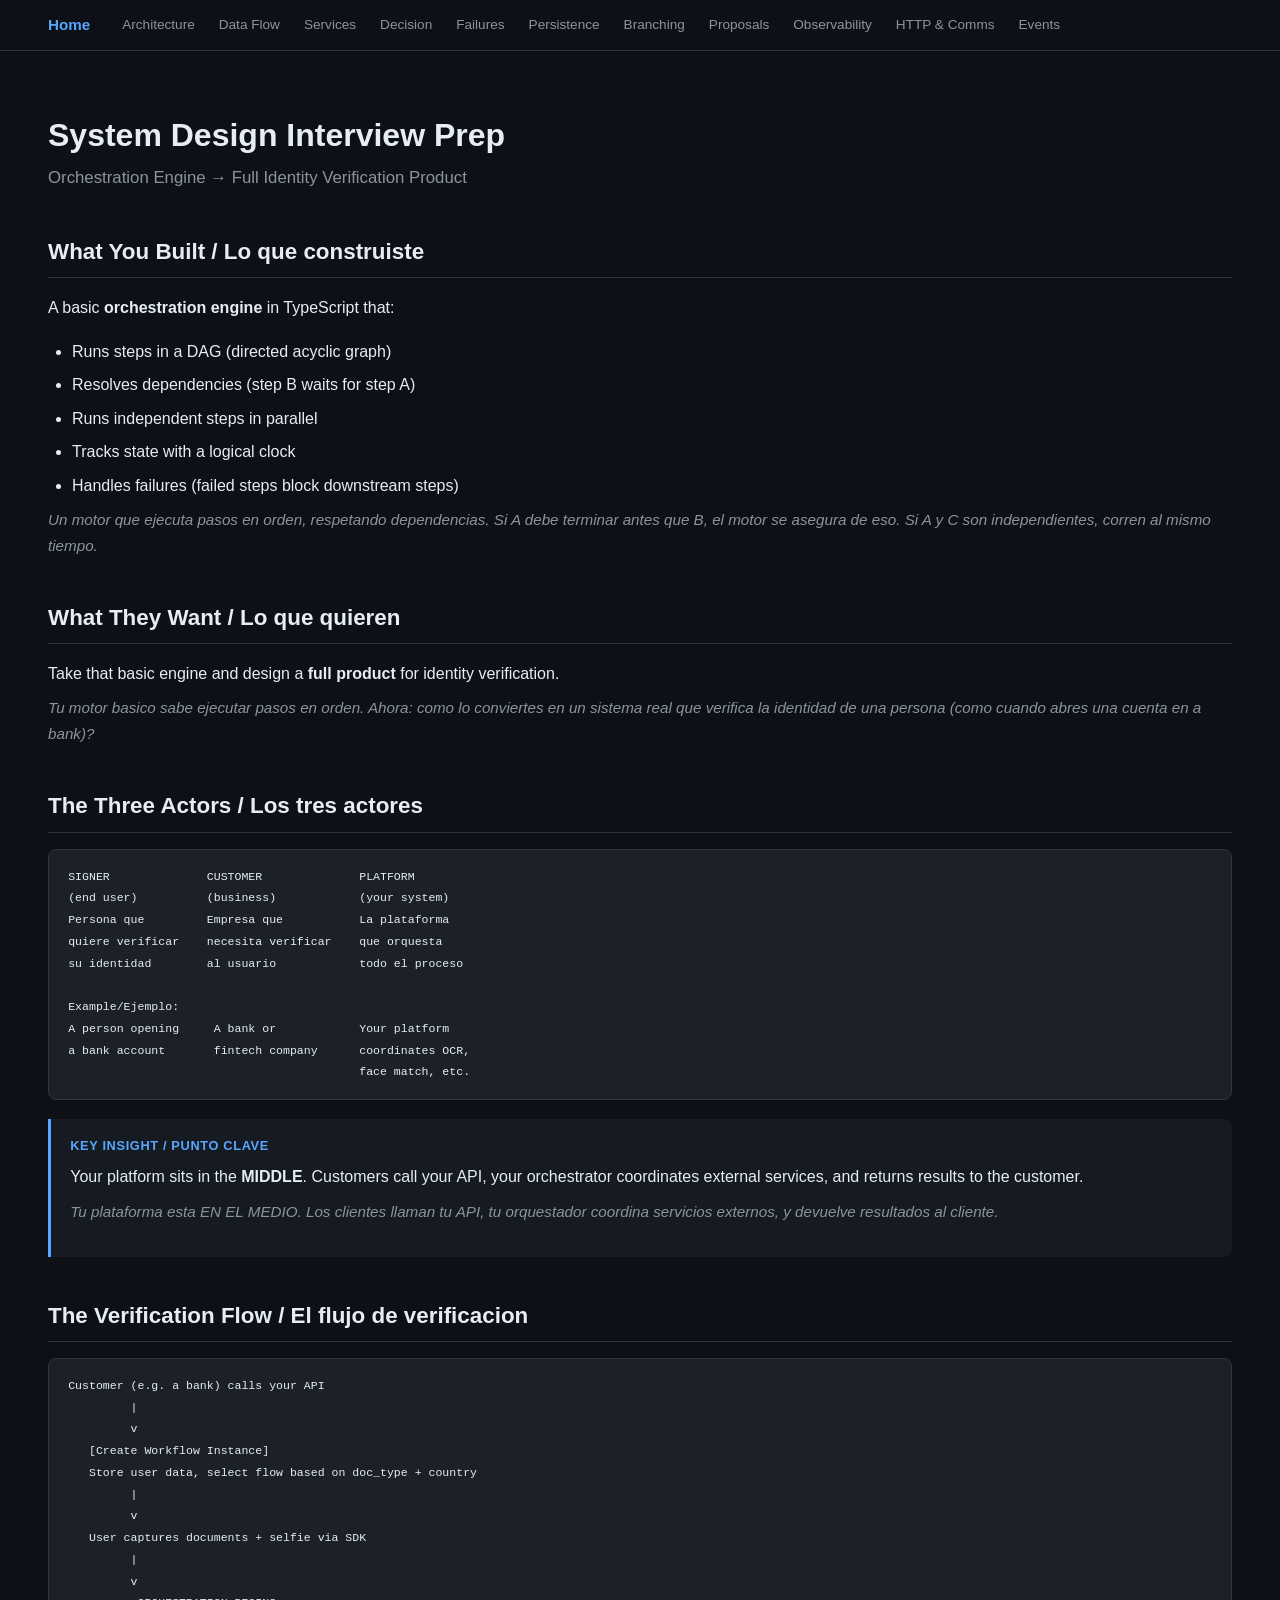
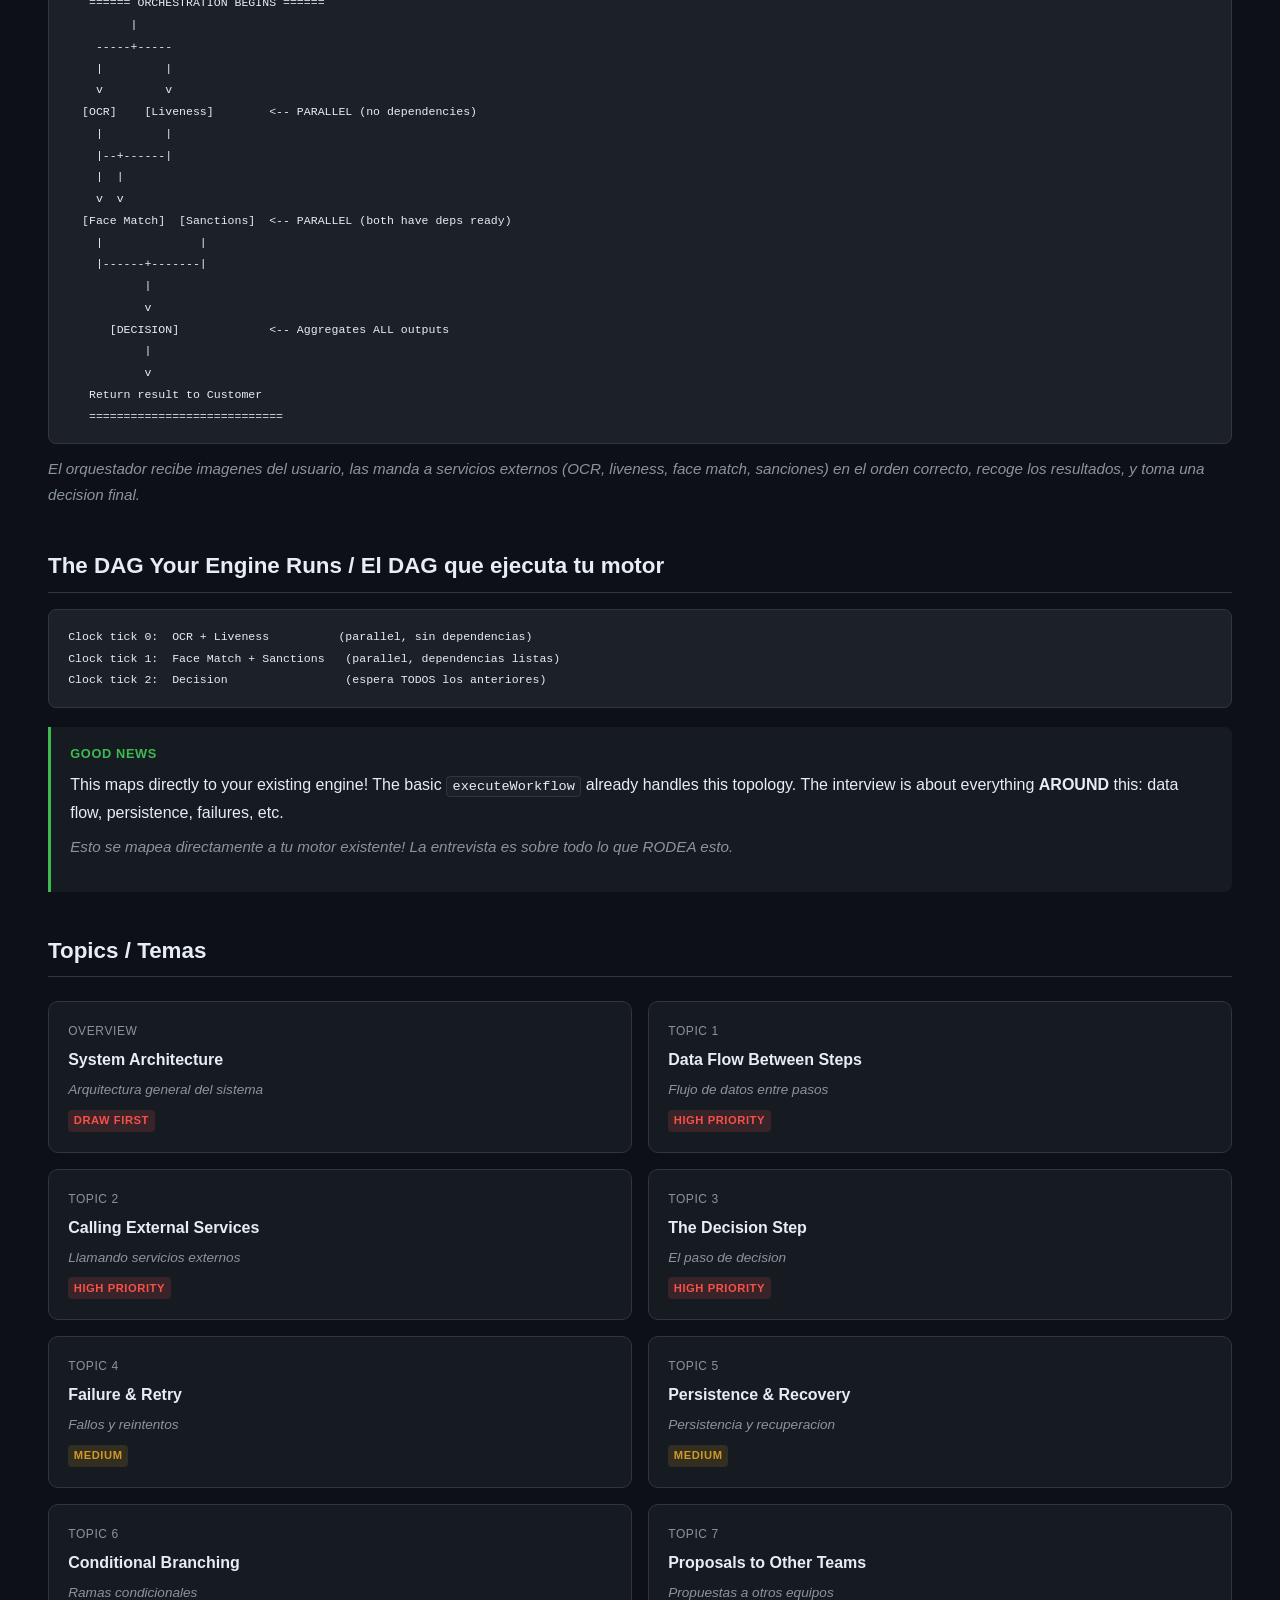
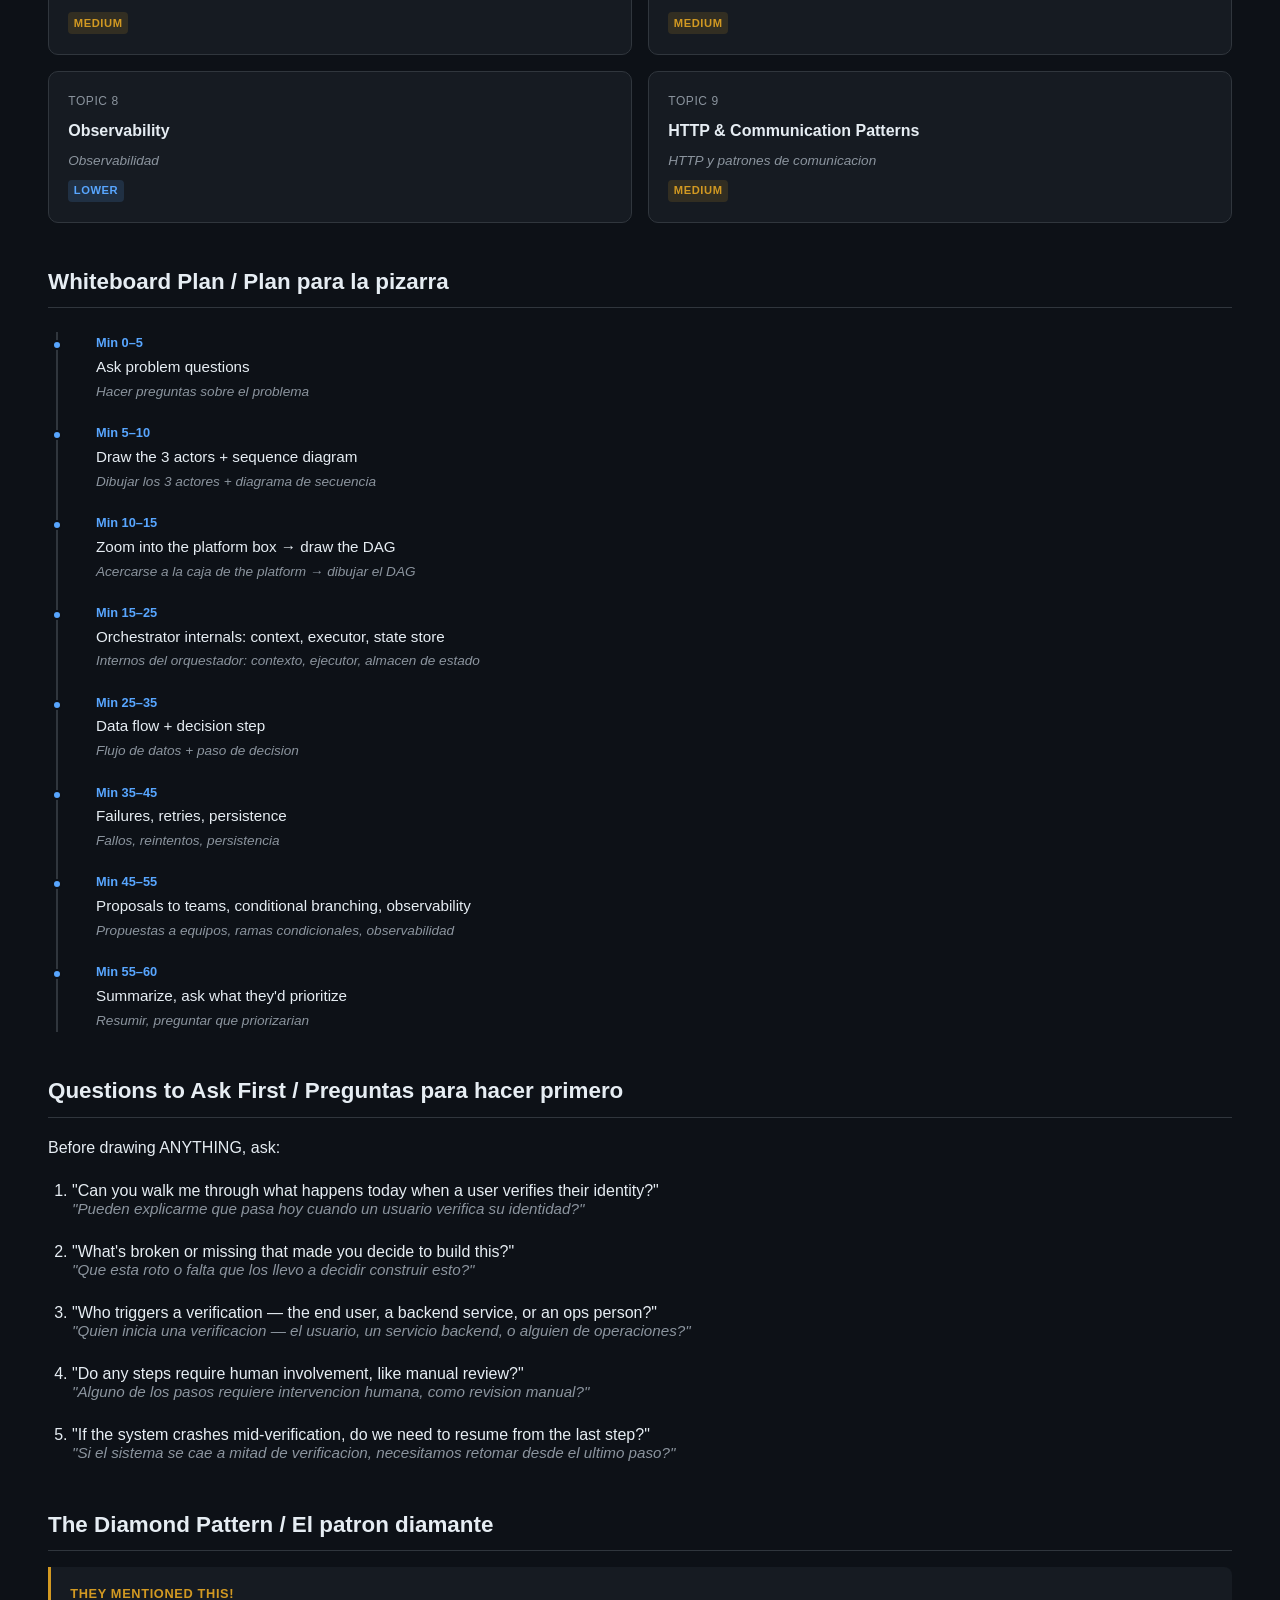
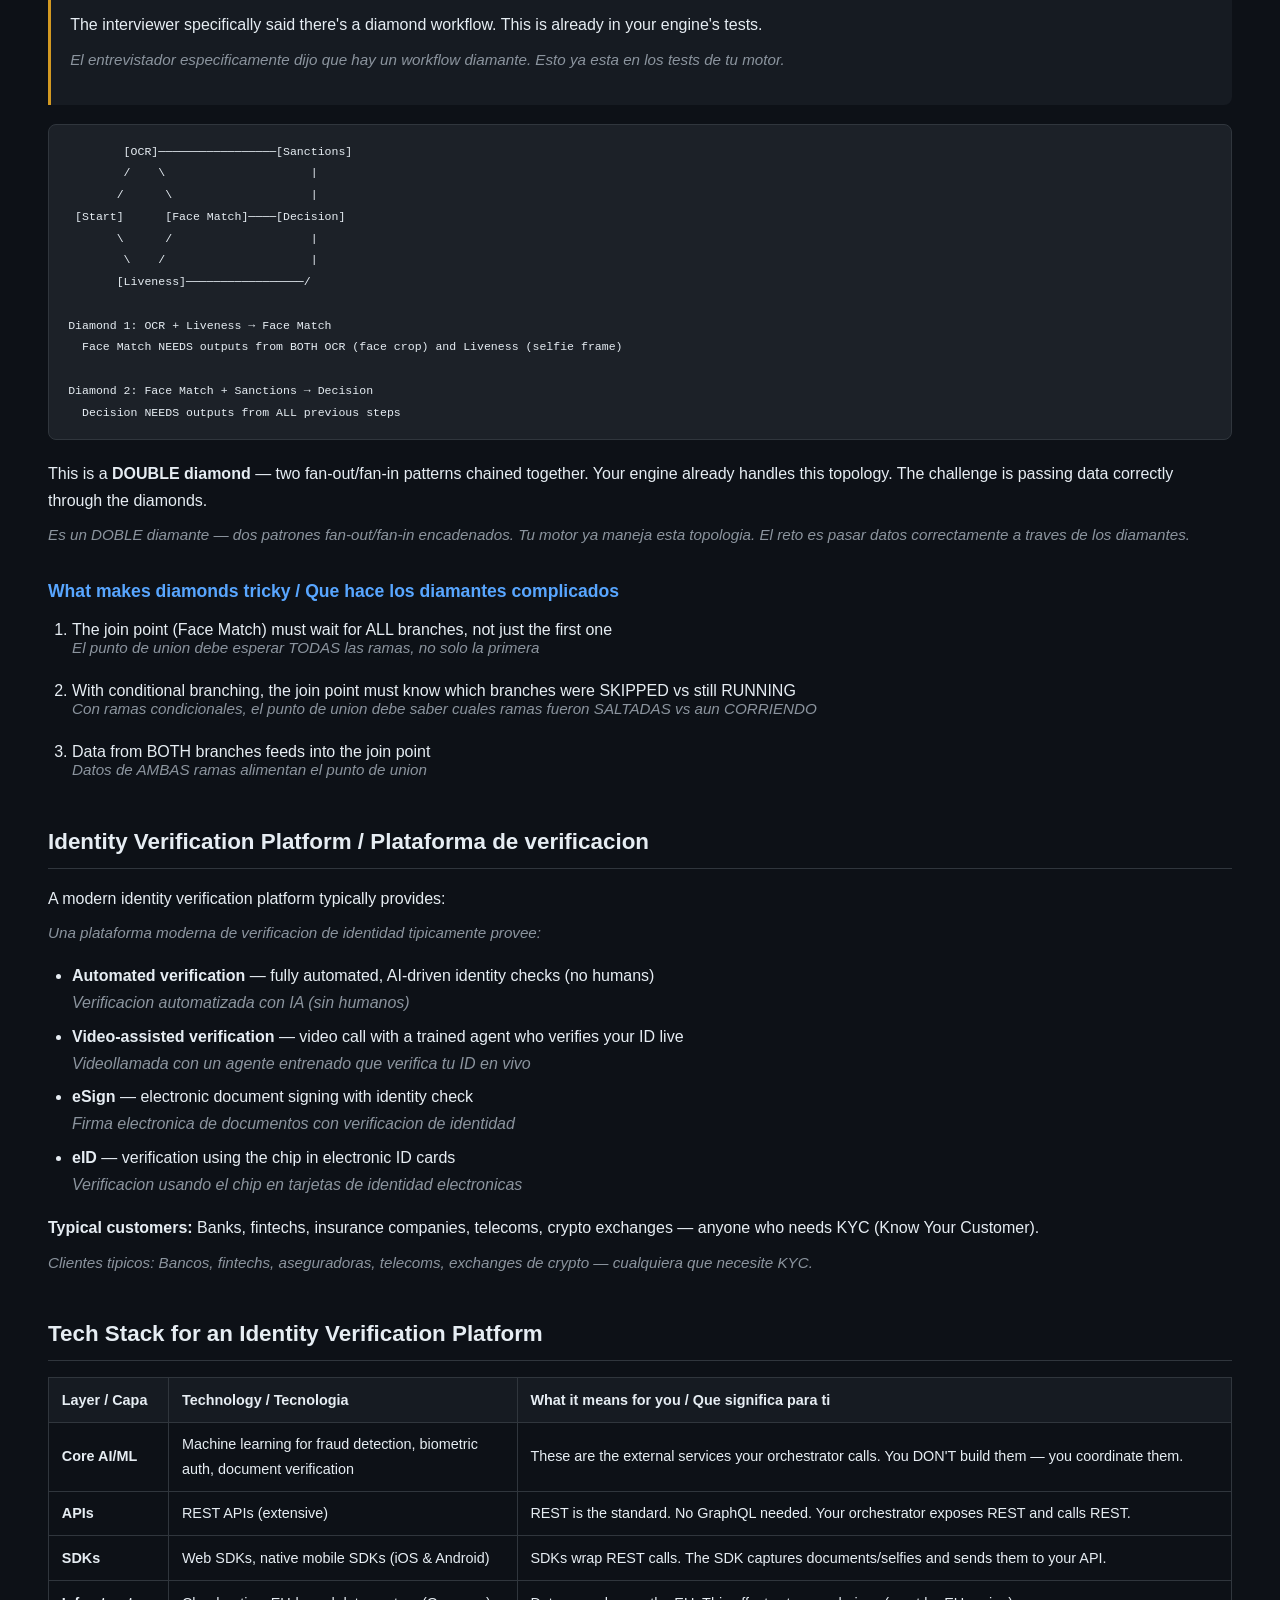
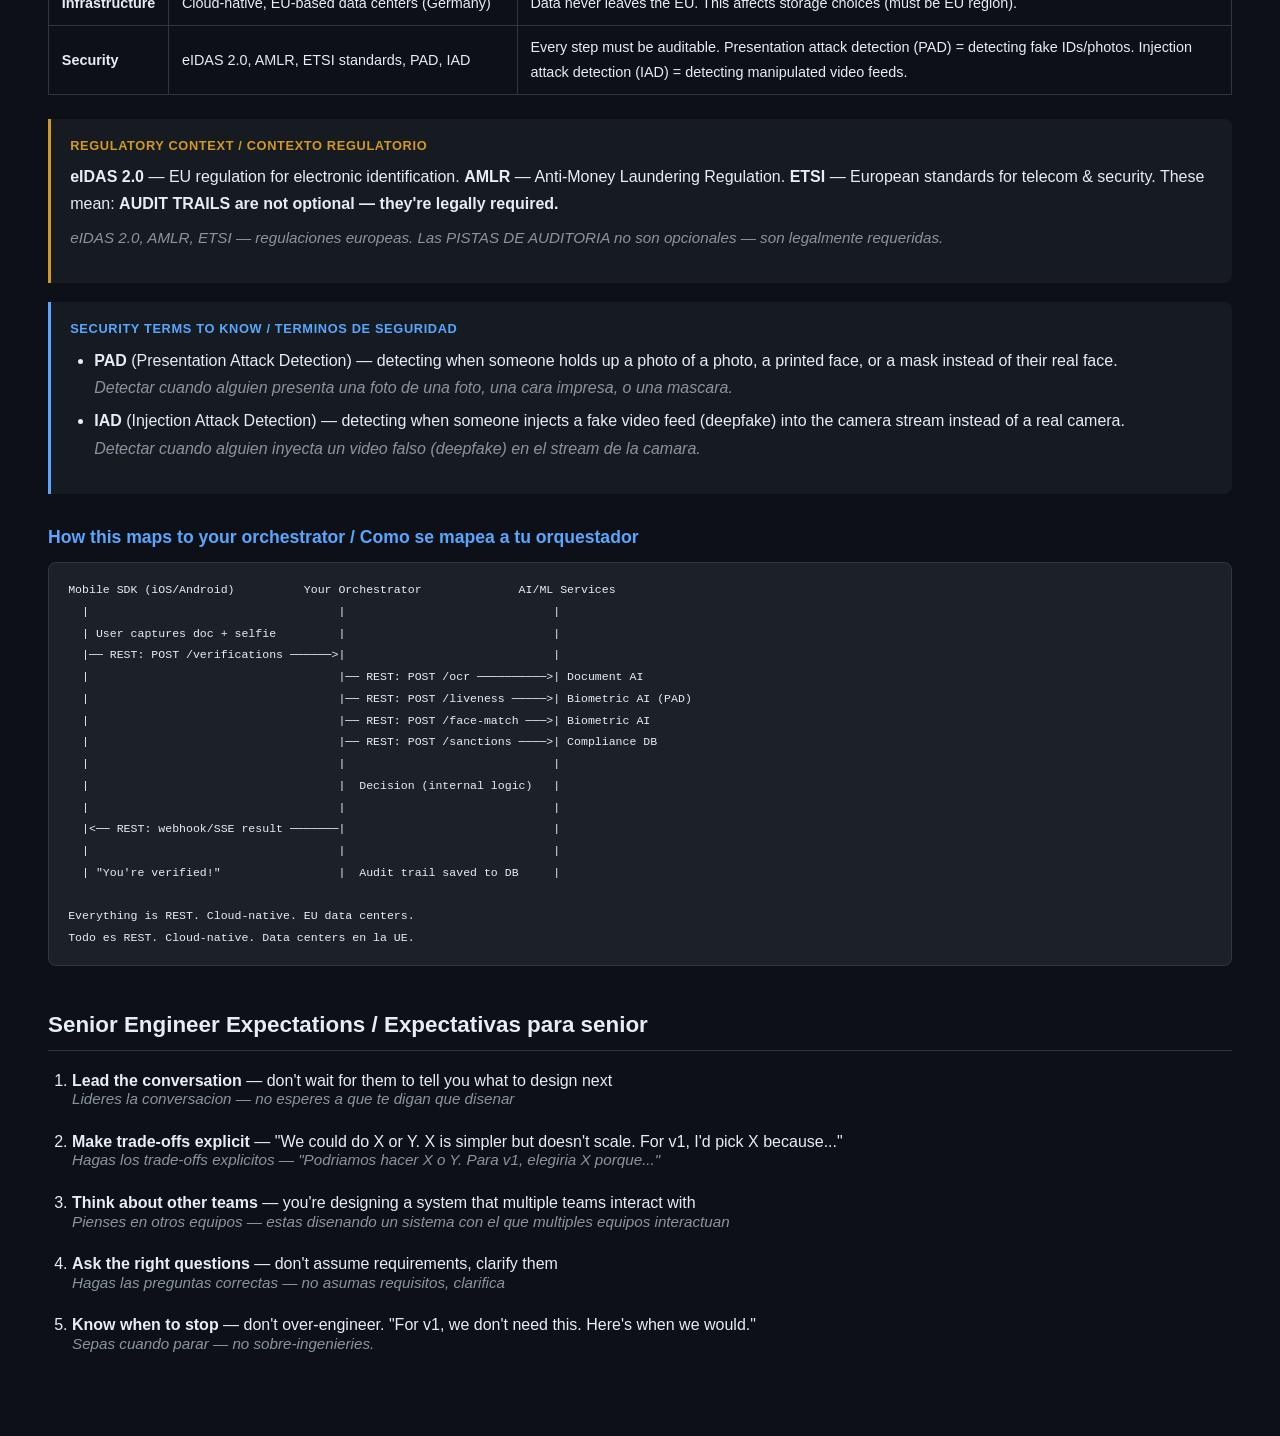
<file: index.html>
<!DOCTYPE html>
<html lang="en">
<head>
  <meta charset="UTF-8">
  <meta name="viewport" content="width=device-width, initial-scale=1.0">
  <title>System Design Interview Prep</title>
  <link rel="stylesheet" href="style.css">
</head>
<body>

<nav class="nav">
  <div class="nav-inner">
    <a href="index.html" class="brand active">Home</a>
    <a href="architecture.html">Architecture</a>
    <a href="topic-1.html">Data Flow</a>
    <a href="topic-2.html">Services</a>
    <a href="topic-3.html">Decision</a>
    <a href="topic-4.html">Failures</a>
    <a href="topic-5.html">Persistence</a>
    <a href="topic-6.html">Branching</a>
    <a href="topic-7.html">Proposals</a>
    <a href="topic-8.html">Observability</a>
    <a href="topic-9.html">HTTP &amp; Comms</a>
    <a href="topic-10.html">Events</a>
  </div>
</nav>

<div class="container">

  <h1>System Design Interview Prep</h1>
  <p class="subtitle">Orchestration Engine &rarr; Full Identity Verification Product</p>

  <!-- ============ WHAT YOU BUILT ============ -->
  <h2>What You Built / Lo que construiste</h2>

  <p>A basic <strong>orchestration engine</strong> in TypeScript that:</p>
  <ul>
    <li>Runs steps in a DAG (directed acyclic graph)</li>
    <li>Resolves dependencies (step B waits for step A)</li>
    <li>Runs independent steps in parallel</li>
    <li>Tracks state with a logical clock</li>
    <li>Handles failures (failed steps block downstream steps)</li>
  </ul>
  <p class="es">Un motor que ejecuta pasos en orden, respetando dependencias. Si A debe terminar antes que B, el motor se asegura de eso. Si A y C son independientes, corren al mismo tiempo.</p>

  <!-- ============ WHAT THEY WANT ============ -->
  <h2>What They Want / Lo que quieren</h2>

  <p>Take that basic engine and design a <strong>full product</strong> for identity verification.</p>
  <p class="es">Tu motor basico sabe ejecutar pasos en orden. Ahora: como lo conviertes en un sistema real que verifica la identidad de una persona (como cuando abres una cuenta en a bank)?</p>

  <!-- ============ THREE ACTORS ============ -->
  <h2>The Three Actors / Los tres actores</h2>

<pre><code>SIGNER              CUSTOMER              PLATFORM
(end user)          (business)            (your system)
Persona que         Empresa que           La plataforma
quiere verificar    necesita verificar    que orquesta
su identidad        al usuario            todo el proceso

Example/Ejemplo:
A person opening     A bank or            Your platform
a bank account       fintech company      coordinates OCR,
                                          face match, etc.</code></pre>

  <div class="callout">
    <div class="label">Key Insight / Punto clave</div>
    <p>Your platform sits in the <strong>MIDDLE</strong>. Customers call your API, your orchestrator coordinates external services, and returns results to the customer.</p>
    <p class="es">Tu plataforma esta EN EL MEDIO. Los clientes llaman tu API, tu orquestador coordina servicios externos, y devuelve resultados al cliente.</p>
  </div>

  <!-- ============ VERIFICATION FLOW ============ -->
  <h2>The Verification Flow / El flujo de verificacion</h2>

<pre><code>Customer (e.g. a bank) calls your API
         |
         v
   [Create Workflow Instance]
   Store user data, select flow based on doc_type + country
         |
         v
   User captures documents + selfie via SDK
         |
         v
   ====== ORCHESTRATION BEGINS ======
         |
    -----+-----
    |         |
    v         v
  [OCR]    [Liveness]        &lt;-- PARALLEL (no dependencies)
    |         |
    |--+------|
    |  |
    v  v
  [Face Match]  [Sanctions]  &lt;-- PARALLEL (both have deps ready)
    |              |
    |------+-------|
           |
           v
      [DECISION]             &lt;-- Aggregates ALL outputs
           |
           v
   Return result to Customer
   ============================</code></pre>

  <p class="es">El orquestador recibe imagenes del usuario, las manda a servicios externos (OCR, liveness, face match, sanciones) en el orden correcto, recoge los resultados, y toma una decision final.</p>

  <!-- ============ DAG ============ -->
  <h2>The DAG Your Engine Runs / El DAG que ejecuta tu motor</h2>

<pre><code>Clock tick 0:  OCR + Liveness          (parallel, sin dependencias)
Clock tick 1:  Face Match + Sanctions   (parallel, dependencias listas)
Clock tick 2:  Decision                 (espera TODOS los anteriores)</code></pre>

  <div class="callout success">
    <div class="label">Good news</div>
    <p>This maps directly to your existing engine! The basic <code>executeWorkflow</code> already handles this topology. The interview is about everything <strong>AROUND</strong> this: data flow, persistence, failures, etc.</p>
    <p class="es">Esto se mapea directamente a tu motor existente! La entrevista es sobre todo lo que RODEA esto.</p>
  </div>

  <!-- ============ TOPICS ============ -->
  <h2>Topics / Temas</h2>

  <div class="topic-grid">
    <a href="architecture.html" class="topic-card">
      <div class="number">Overview</div>
      <div class="title">System Architecture</div>
      <div class="title-es">Arquitectura general del sistema</div>
      <span class="tag tag-high">Draw First</span>
    </a>
    <a href="topic-1.html" class="topic-card">
      <div class="number">Topic 1</div>
      <div class="title">Data Flow Between Steps</div>
      <div class="title-es">Flujo de datos entre pasos</div>
      <span class="tag tag-high">High Priority</span>
    </a>
    <a href="topic-2.html" class="topic-card">
      <div class="number">Topic 2</div>
      <div class="title">Calling External Services</div>
      <div class="title-es">Llamando servicios externos</div>
      <span class="tag tag-high">High Priority</span>
    </a>
    <a href="topic-3.html" class="topic-card">
      <div class="number">Topic 3</div>
      <div class="title">The Decision Step</div>
      <div class="title-es">El paso de decision</div>
      <span class="tag tag-high">High Priority</span>
    </a>
    <a href="topic-4.html" class="topic-card">
      <div class="number">Topic 4</div>
      <div class="title">Failure &amp; Retry</div>
      <div class="title-es">Fallos y reintentos</div>
      <span class="tag tag-med">Medium</span>
    </a>
    <a href="topic-5.html" class="topic-card">
      <div class="number">Topic 5</div>
      <div class="title">Persistence &amp; Recovery</div>
      <div class="title-es">Persistencia y recuperacion</div>
      <span class="tag tag-med">Medium</span>
    </a>
    <a href="topic-6.html" class="topic-card">
      <div class="number">Topic 6</div>
      <div class="title">Conditional Branching</div>
      <div class="title-es">Ramas condicionales</div>
      <span class="tag tag-med">Medium</span>
    </a>
    <a href="topic-7.html" class="topic-card">
      <div class="number">Topic 7</div>
      <div class="title">Proposals to Other Teams</div>
      <div class="title-es">Propuestas a otros equipos</div>
      <span class="tag tag-med">Medium</span>
    </a>
    <a href="topic-8.html" class="topic-card">
      <div class="number">Topic 8</div>
      <div class="title">Observability</div>
      <div class="title-es">Observabilidad</div>
      <span class="tag tag-low">Lower</span>
    </a>
    <a href="topic-9.html" class="topic-card">
      <div class="number">Topic 9</div>
      <div class="title">HTTP &amp; Communication Patterns</div>
      <div class="title-es">HTTP y patrones de comunicacion</div>
      <span class="tag tag-med">Medium</span>
    </a>
  </div>

  <!-- ============ WHITEBOARD PLAN ============ -->
  <h2>Whiteboard Plan / Plan para la pizarra</h2>

  <div class="timeline">
    <div class="timeline-item">
      <div class="time">Min 0–5</div>
      <div class="desc">Ask problem questions</div>
      <div class="desc-es">Hacer preguntas sobre el problema</div>
    </div>
    <div class="timeline-item">
      <div class="time">Min 5–10</div>
      <div class="desc">Draw the 3 actors + sequence diagram</div>
      <div class="desc-es">Dibujar los 3 actores + diagrama de secuencia</div>
    </div>
    <div class="timeline-item">
      <div class="time">Min 10–15</div>
      <div class="desc">Zoom into the platform box &rarr; draw the DAG</div>
      <div class="desc-es">Acercarse a la caja de the platform &rarr; dibujar el DAG</div>
    </div>
    <div class="timeline-item">
      <div class="time">Min 15–25</div>
      <div class="desc">Orchestrator internals: context, executor, state store</div>
      <div class="desc-es">Internos del orquestador: contexto, ejecutor, almacen de estado</div>
    </div>
    <div class="timeline-item">
      <div class="time">Min 25–35</div>
      <div class="desc">Data flow + decision step</div>
      <div class="desc-es">Flujo de datos + paso de decision</div>
    </div>
    <div class="timeline-item">
      <div class="time">Min 35–45</div>
      <div class="desc">Failures, retries, persistence</div>
      <div class="desc-es">Fallos, reintentos, persistencia</div>
    </div>
    <div class="timeline-item">
      <div class="time">Min 45–55</div>
      <div class="desc">Proposals to teams, conditional branching, observability</div>
      <div class="desc-es">Propuestas a equipos, ramas condicionales, observabilidad</div>
    </div>
    <div class="timeline-item">
      <div class="time">Min 55–60</div>
      <div class="desc">Summarize, ask what they'd prioritize</div>
      <div class="desc-es">Resumir, preguntar que priorizarian</div>
    </div>
  </div>

  <!-- ============ QUESTIONS ============ -->
  <h2>Questions to Ask First / Preguntas para hacer primero</h2>

  <p>Before drawing ANYTHING, ask:</p>

  <ol>
    <li>
      "Can you walk me through what happens today when a user verifies their identity?"
      <p class="es">"Pueden explicarme que pasa hoy cuando un usuario verifica su identidad?"</p>
    </li>
    <li>
      "What's broken or missing that made you decide to build this?"
      <p class="es">"Que esta roto o falta que los llevo a decidir construir esto?"</p>
    </li>
    <li>
      "Who triggers a verification — the end user, a backend service, or an ops person?"
      <p class="es">"Quien inicia una verificacion — el usuario, un servicio backend, o alguien de operaciones?"</p>
    </li>
    <li>
      "Do any steps require human involvement, like manual review?"
      <p class="es">"Alguno de los pasos requiere intervencion humana, como revision manual?"</p>
    </li>
    <li>
      "If the system crashes mid-verification, do we need to resume from the last step?"
      <p class="es">"Si el sistema se cae a mitad de verificacion, necesitamos retomar desde el ultimo paso?"</p>
    </li>
  </ol>

  <!-- ============ DIAMOND ============ -->
  <h2>The Diamond Pattern / El patron diamante</h2>

  <div class="callout warn">
    <div class="label">They mentioned this!</div>
    <p>The interviewer specifically said there's a diamond workflow. This is already in your engine's tests.</p>
    <p class="es">El entrevistador especificamente dijo que hay un workflow diamante. Esto ya esta en los tests de tu motor.</p>
  </div>

<pre><code>        [OCR]─────────────────[Sanctions]
        /    \                     |
       /      \                    |
 [Start]      [Face Match]────[Decision]
       \      /                    |
        \    /                     |
       [Liveness]─────────────────/

Diamond 1: OCR + Liveness → Face Match
  Face Match NEEDS outputs from BOTH OCR (face crop) and Liveness (selfie frame)

Diamond 2: Face Match + Sanctions → Decision
  Decision NEEDS outputs from ALL previous steps</code></pre>

  <p>This is a <strong>DOUBLE diamond</strong> — two fan-out/fan-in patterns chained together. Your engine already handles this topology. The challenge is passing data correctly through the diamonds.</p>
  <p class="es">Es un DOBLE diamante — dos patrones fan-out/fan-in encadenados. Tu motor ya maneja esta topologia. El reto es pasar datos correctamente a traves de los diamantes.</p>

  <h3>What makes diamonds tricky / Que hace los diamantes complicados</h3>
  <ol>
    <li>The join point (Face Match) must wait for ALL branches, not just the first one
      <p class="es">El punto de union debe esperar TODAS las ramas, no solo la primera</p></li>
    <li>With conditional branching, the join point must know which branches were SKIPPED vs still RUNNING
      <p class="es">Con ramas condicionales, el punto de union debe saber cuales ramas fueron SALTADAS vs aun CORRIENDO</p></li>
    <li>Data from BOTH branches feeds into the join point
      <p class="es">Datos de AMBAS ramas alimentan el punto de union</p></li>
  </ol>

  <!-- ============ PLATFORM CONTEXT ============ -->
  <h2>Identity Verification Platform / Plataforma de verificacion</h2>

  <p>A modern identity verification platform typically provides:</p>
  <p class="es">Una plataforma moderna de verificacion de identidad tipicamente provee:</p>

  <ul>
    <li><strong>Automated verification</strong> — fully automated, AI-driven identity checks (no humans)
      <br><em>Verificacion automatizada con IA (sin humanos)</em></li>
    <li><strong>Video-assisted verification</strong> — video call with a trained agent who verifies your ID live
      <br><em>Videollamada con un agente entrenado que verifica tu ID en vivo</em></li>
    <li><strong>eSign</strong> — electronic document signing with identity check
      <br><em>Firma electronica de documentos con verificacion de identidad</em></li>
    <li><strong>eID</strong> — verification using the chip in electronic ID cards
      <br><em>Verificacion usando el chip en tarjetas de identidad electronicas</em></li>
  </ul>

  <p><strong>Typical customers:</strong> Banks, fintechs, insurance companies, telecoms, crypto exchanges — anyone who needs KYC (Know Your Customer).</p>
  <p class="es">Clientes tipicos: Bancos, fintechs, aseguradoras, telecoms, exchanges de crypto — cualquiera que necesite KYC.</p>

  <!-- ============ TECH STACK ============ -->
  <h2>Tech Stack for an Identity Verification Platform</h2>

  <table>
    <tr><th>Layer / Capa</th><th>Technology / Tecnologia</th><th>What it means for you / Que significa para ti</th></tr>
    <tr>
      <td><strong>Core AI/ML</strong></td>
      <td>Machine learning for fraud detection, biometric auth, document verification</td>
      <td>These are the external services your orchestrator calls. You DON'T build them — you coordinate them.</td>
    </tr>
    <tr>
      <td><strong>APIs</strong></td>
      <td>REST APIs (extensive)</td>
      <td>REST is the standard. No GraphQL needed. Your orchestrator exposes REST and calls REST.</td>
    </tr>
    <tr>
      <td><strong>SDKs</strong></td>
      <td>Web SDKs, native mobile SDKs (iOS &amp; Android)</td>
      <td>SDKs wrap REST calls. The SDK captures documents/selfies and sends them to your API.</td>
    </tr>
    <tr>
      <td><strong>Infrastructure</strong></td>
      <td>Cloud-native, EU-based data centers (Germany)</td>
      <td>Data never leaves the EU. This affects storage choices (must be EU region).</td>
    </tr>
    <tr>
      <td><strong>Security</strong></td>
      <td>eIDAS 2.0, AMLR, ETSI standards, PAD, IAD</td>
      <td>Every step must be auditable. Presentation attack detection (PAD) = detecting fake IDs/photos. Injection attack detection (IAD) = detecting manipulated video feeds.</td>
    </tr>
  </table>

  <div class="callout warn">
    <div class="label">Regulatory context / Contexto regulatorio</div>
    <p><strong>eIDAS 2.0</strong> — EU regulation for electronic identification. <strong>AMLR</strong> — Anti-Money Laundering Regulation. <strong>ETSI</strong> — European standards for telecom &amp; security. These mean: <strong>AUDIT TRAILS are not optional — they're legally required.</strong></p>
    <p class="es">eIDAS 2.0, AMLR, ETSI — regulaciones europeas. Las PISTAS DE AUDITORIA no son opcionales — son legalmente requeridas.</p>
  </div>

  <div class="callout">
    <div class="label">Security terms to know / Terminos de seguridad</div>
    <ul>
      <li><strong>PAD</strong> (Presentation Attack Detection) — detecting when someone holds up a photo of a photo, a printed face, or a mask instead of their real face.
        <br><em>Detectar cuando alguien presenta una foto de una foto, una cara impresa, o una mascara.</em></li>
      <li><strong>IAD</strong> (Injection Attack Detection) — detecting when someone injects a fake video feed (deepfake) into the camera stream instead of a real camera.
        <br><em>Detectar cuando alguien inyecta un video falso (deepfake) en el stream de la camara.</em></li>
    </ul>
  </div>

  <h3>How this maps to your orchestrator / Como se mapea a tu orquestador</h3>

<pre><code>Mobile SDK (iOS/Android)          Your Orchestrator              AI/ML Services
  |                                    |                              |
  | User captures doc + selfie         |                              |
  |── REST: POST /verifications ──────>|                              |
  |                                    |── REST: POST /ocr ──────────>| Document AI
  |                                    |── REST: POST /liveness ─────>| Biometric AI (PAD)
  |                                    |── REST: POST /face-match ───>| Biometric AI
  |                                    |── REST: POST /sanctions ────>| Compliance DB
  |                                    |                              |
  |                                    |  Decision (internal logic)   |
  |                                    |                              |
  |<── REST: webhook/SSE result ───────|                              |
  |                                    |                              |
  | "You're verified!"                 |  Audit trail saved to DB     |

Everything is REST. Cloud-native. EU data centers.
Todo es REST. Cloud-native. Data centers en la UE.</code></pre>

  <!-- ============ SENIOR EXPECTATIONS ============ -->
  <h2>Senior Engineer Expectations / Expectativas para senior</h2>

  <ol>
    <li><strong>Lead the conversation</strong> — don't wait for them to tell you what to design next
      <p class="es">Lideres la conversacion — no esperes a que te digan que disenar</p></li>
    <li><strong>Make trade-offs explicit</strong> — "We could do X or Y. X is simpler but doesn't scale. For v1, I'd pick X because..."
      <p class="es">Hagas los trade-offs explicitos — "Podriamos hacer X o Y. Para v1, elegiria X porque..."</p></li>
    <li><strong>Think about other teams</strong> — you're designing a system that multiple teams interact with
      <p class="es">Pienses en otros equipos — estas disenando un sistema con el que multiples equipos interactuan</p></li>
    <li><strong>Ask the right questions</strong> — don't assume requirements, clarify them
      <p class="es">Hagas las preguntas correctas — no asumas requisitos, clarifica</p></li>
    <li><strong>Know when to stop</strong> — don't over-engineer. "For v1, we don't need this. Here's when we would."
      <p class="es">Sepas cuando parar — no sobre-ingenieries.</p></li>
  </ol>

</div>
</body>
</html>
</file>
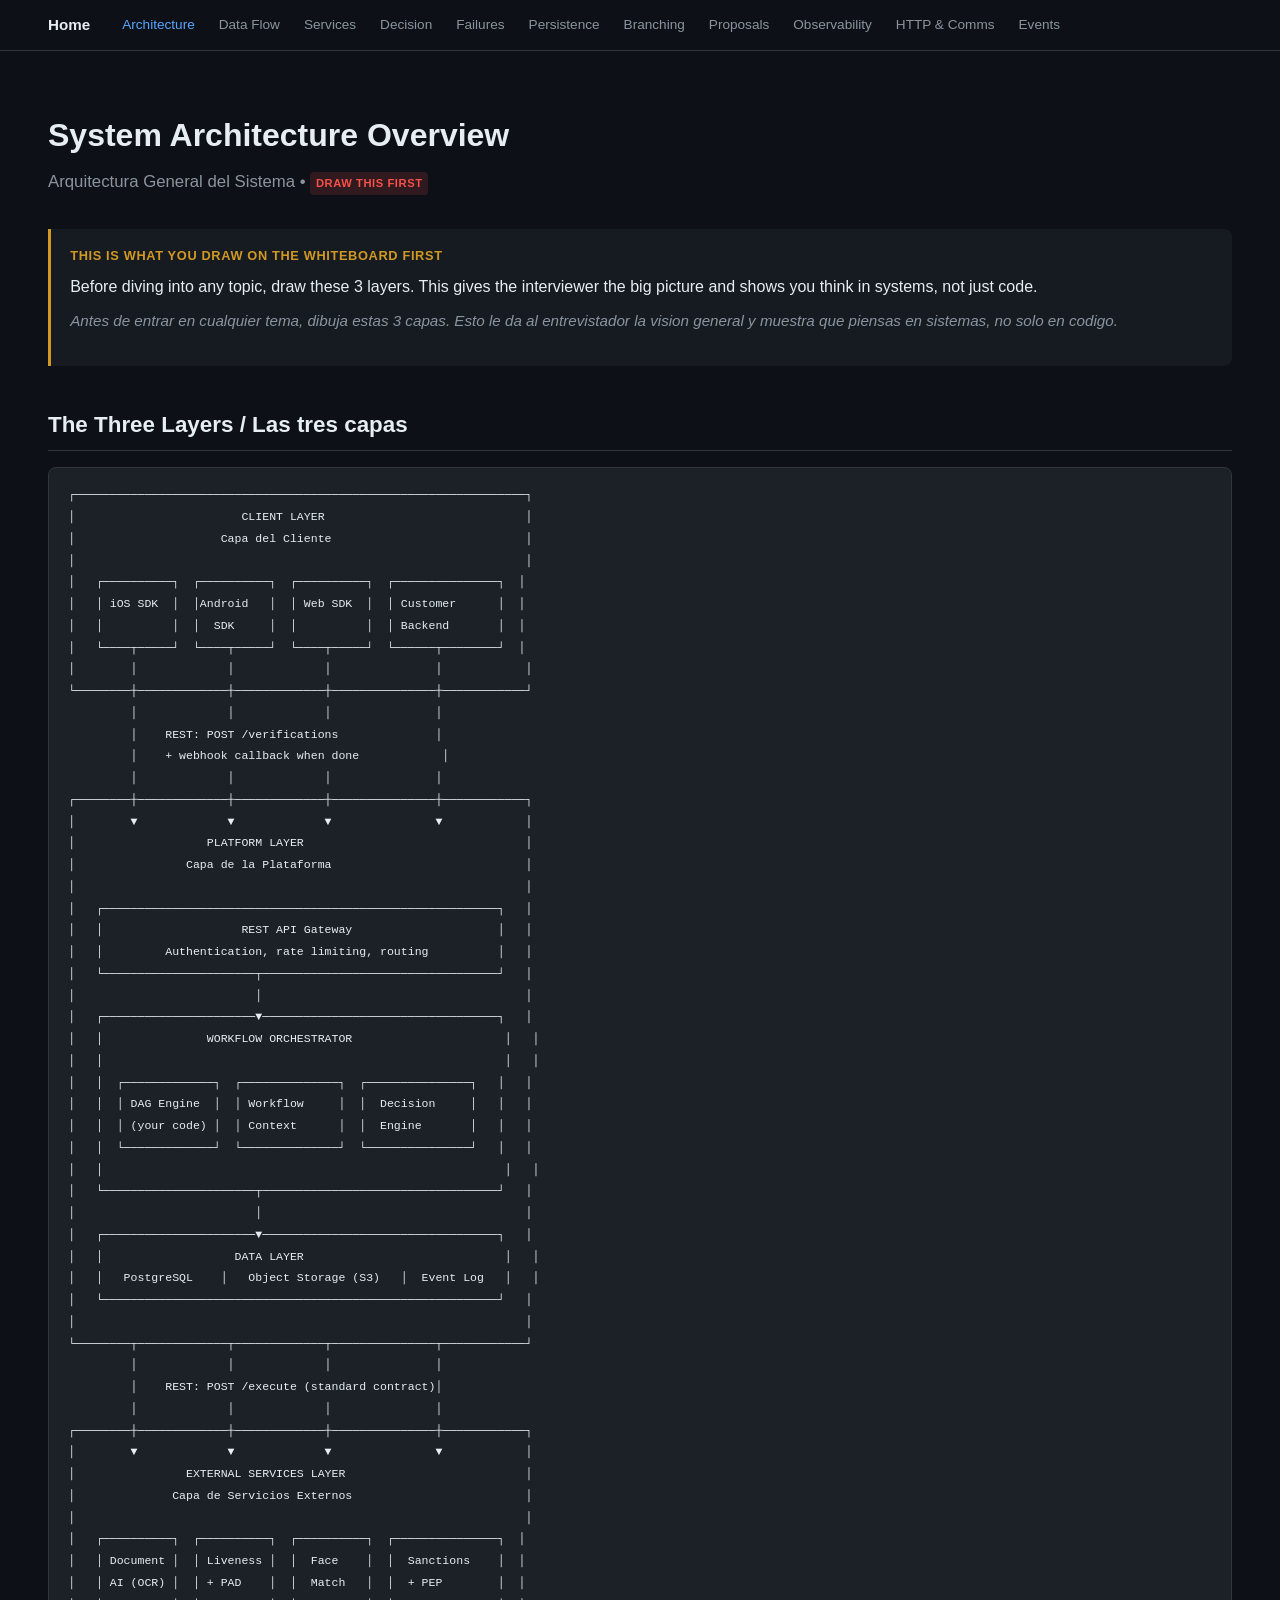
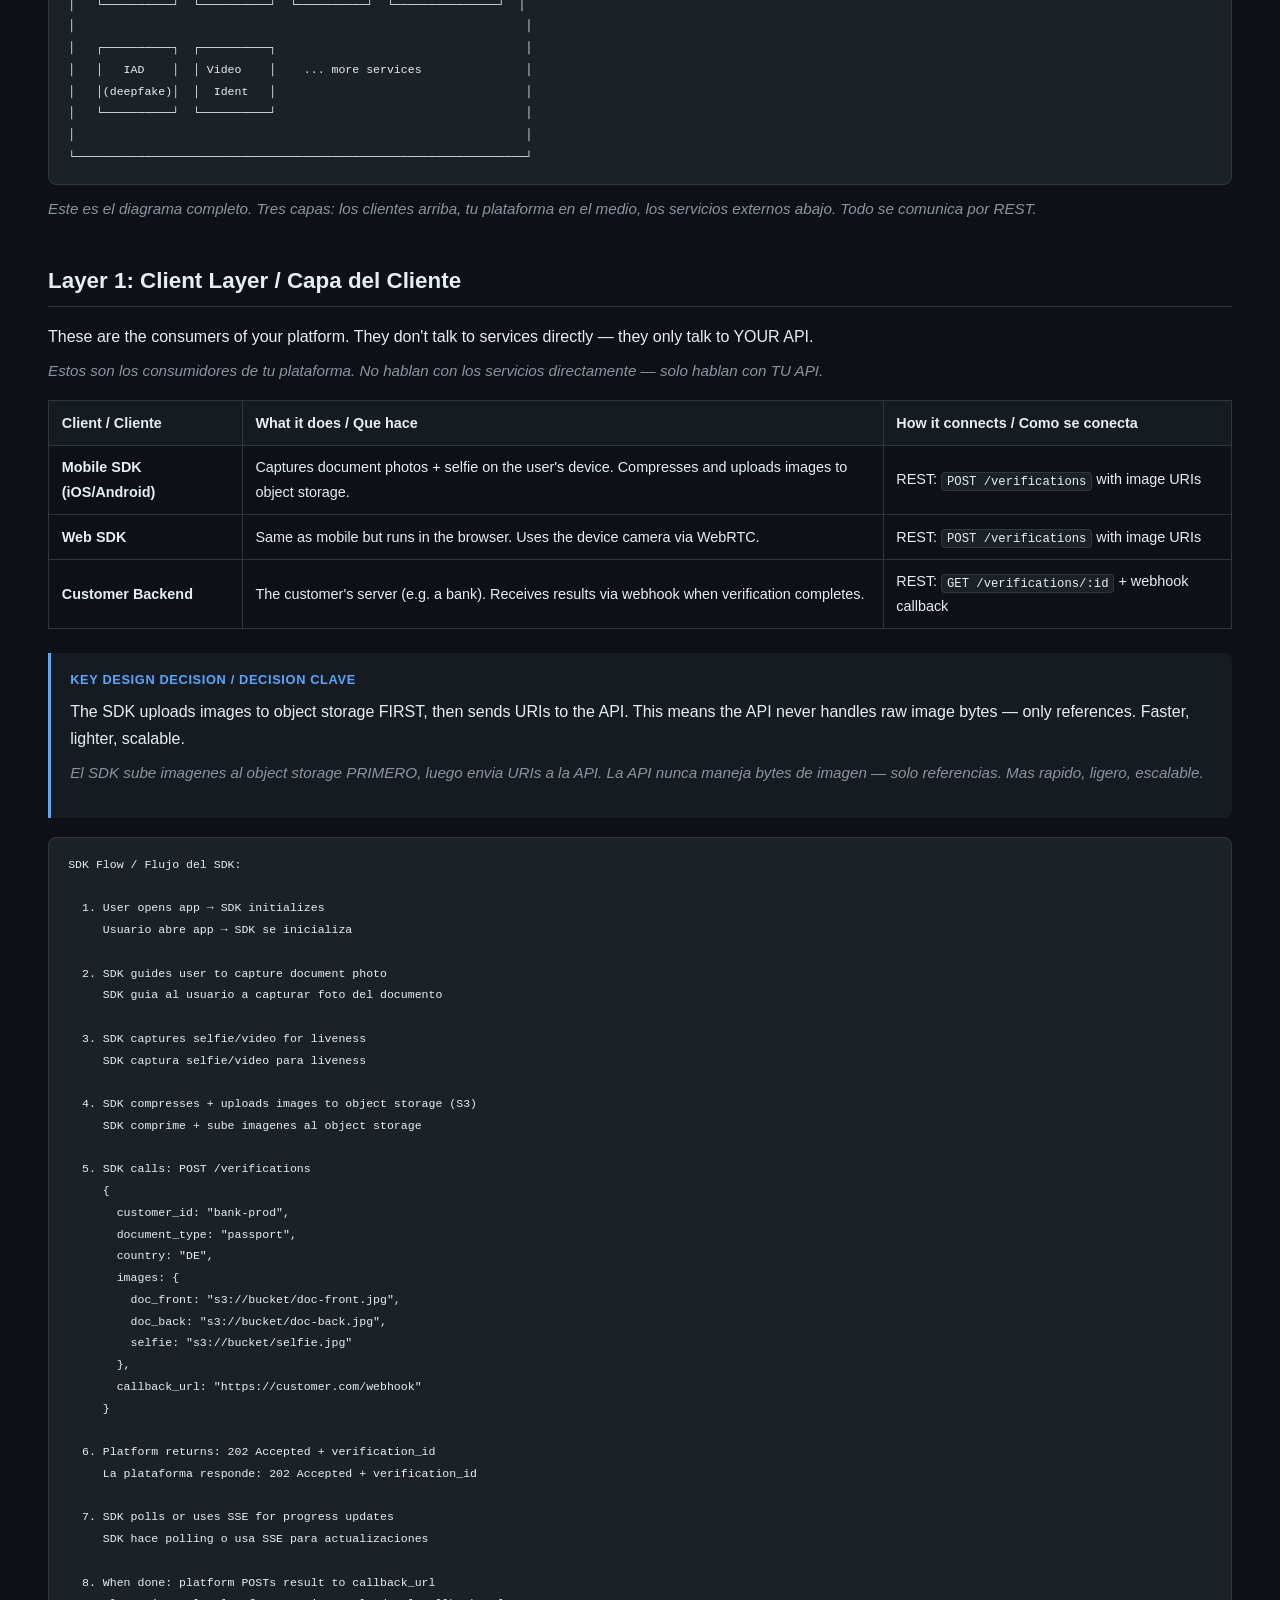
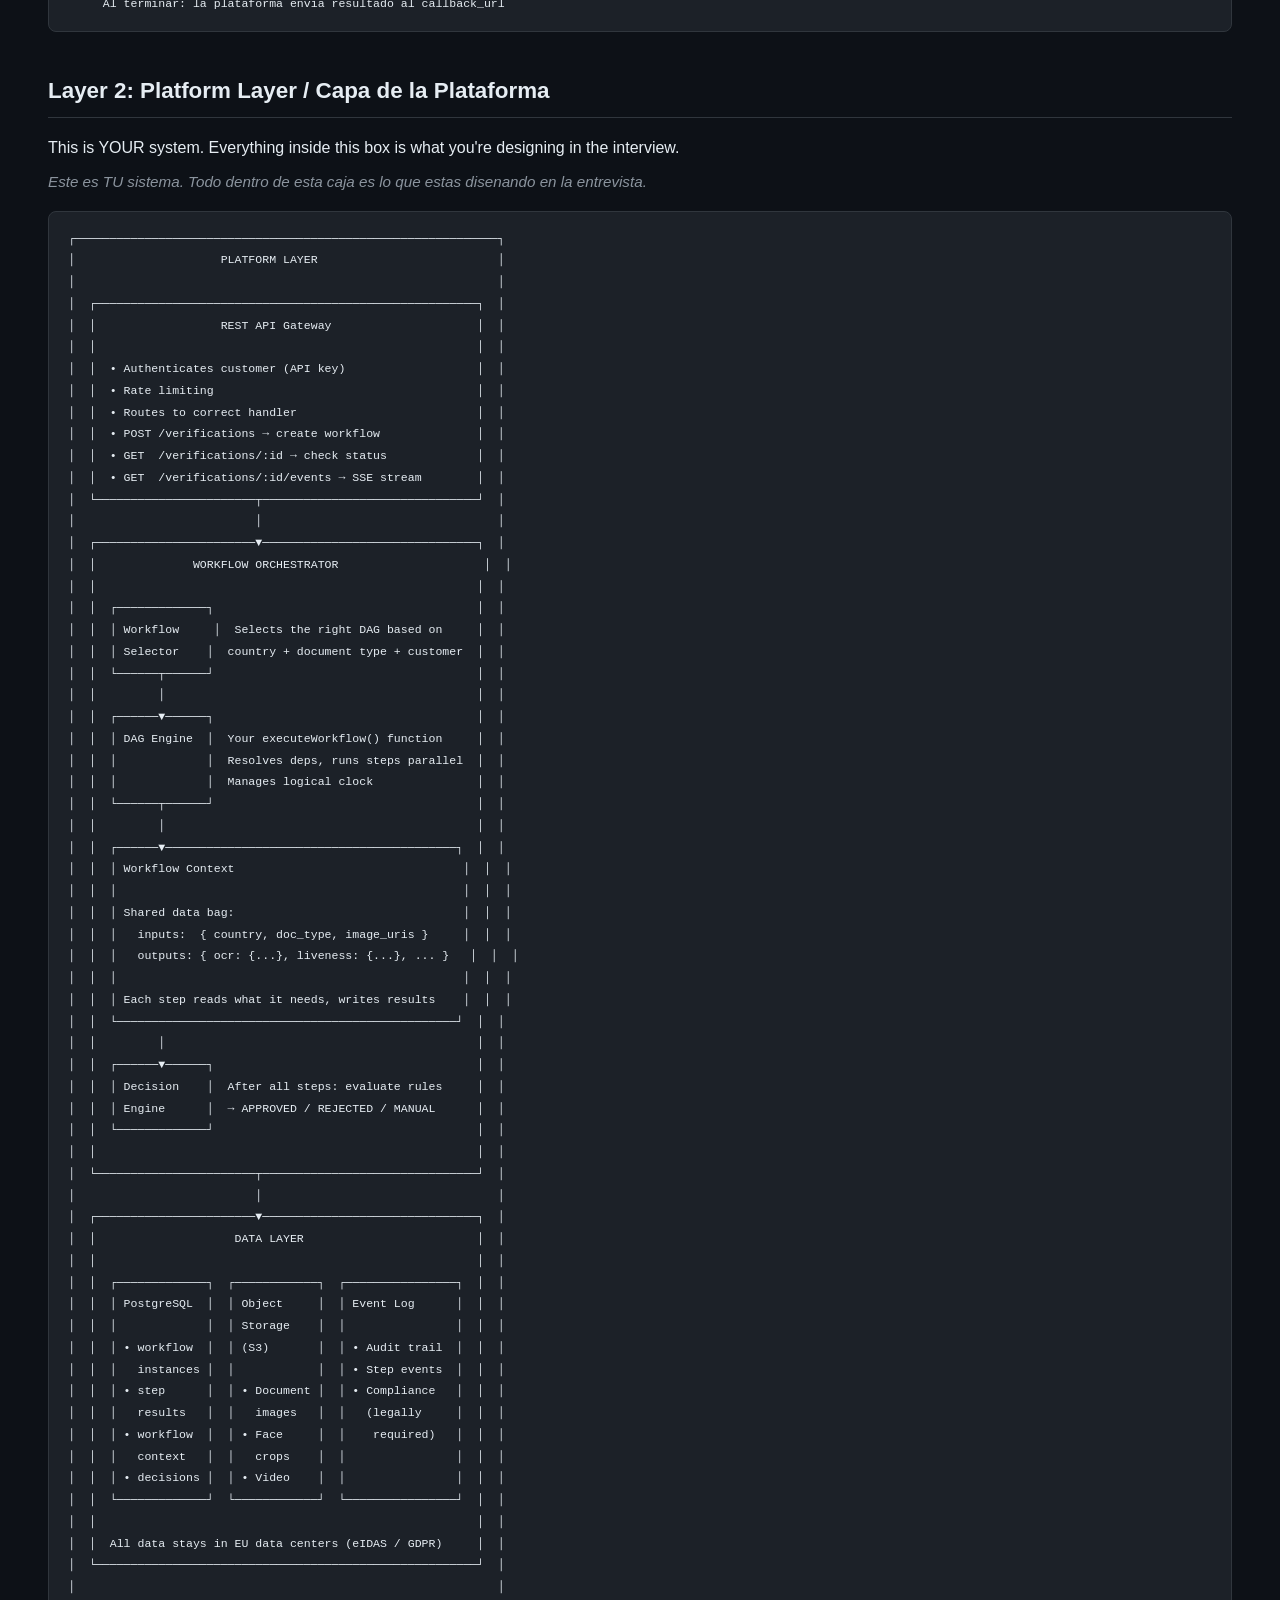
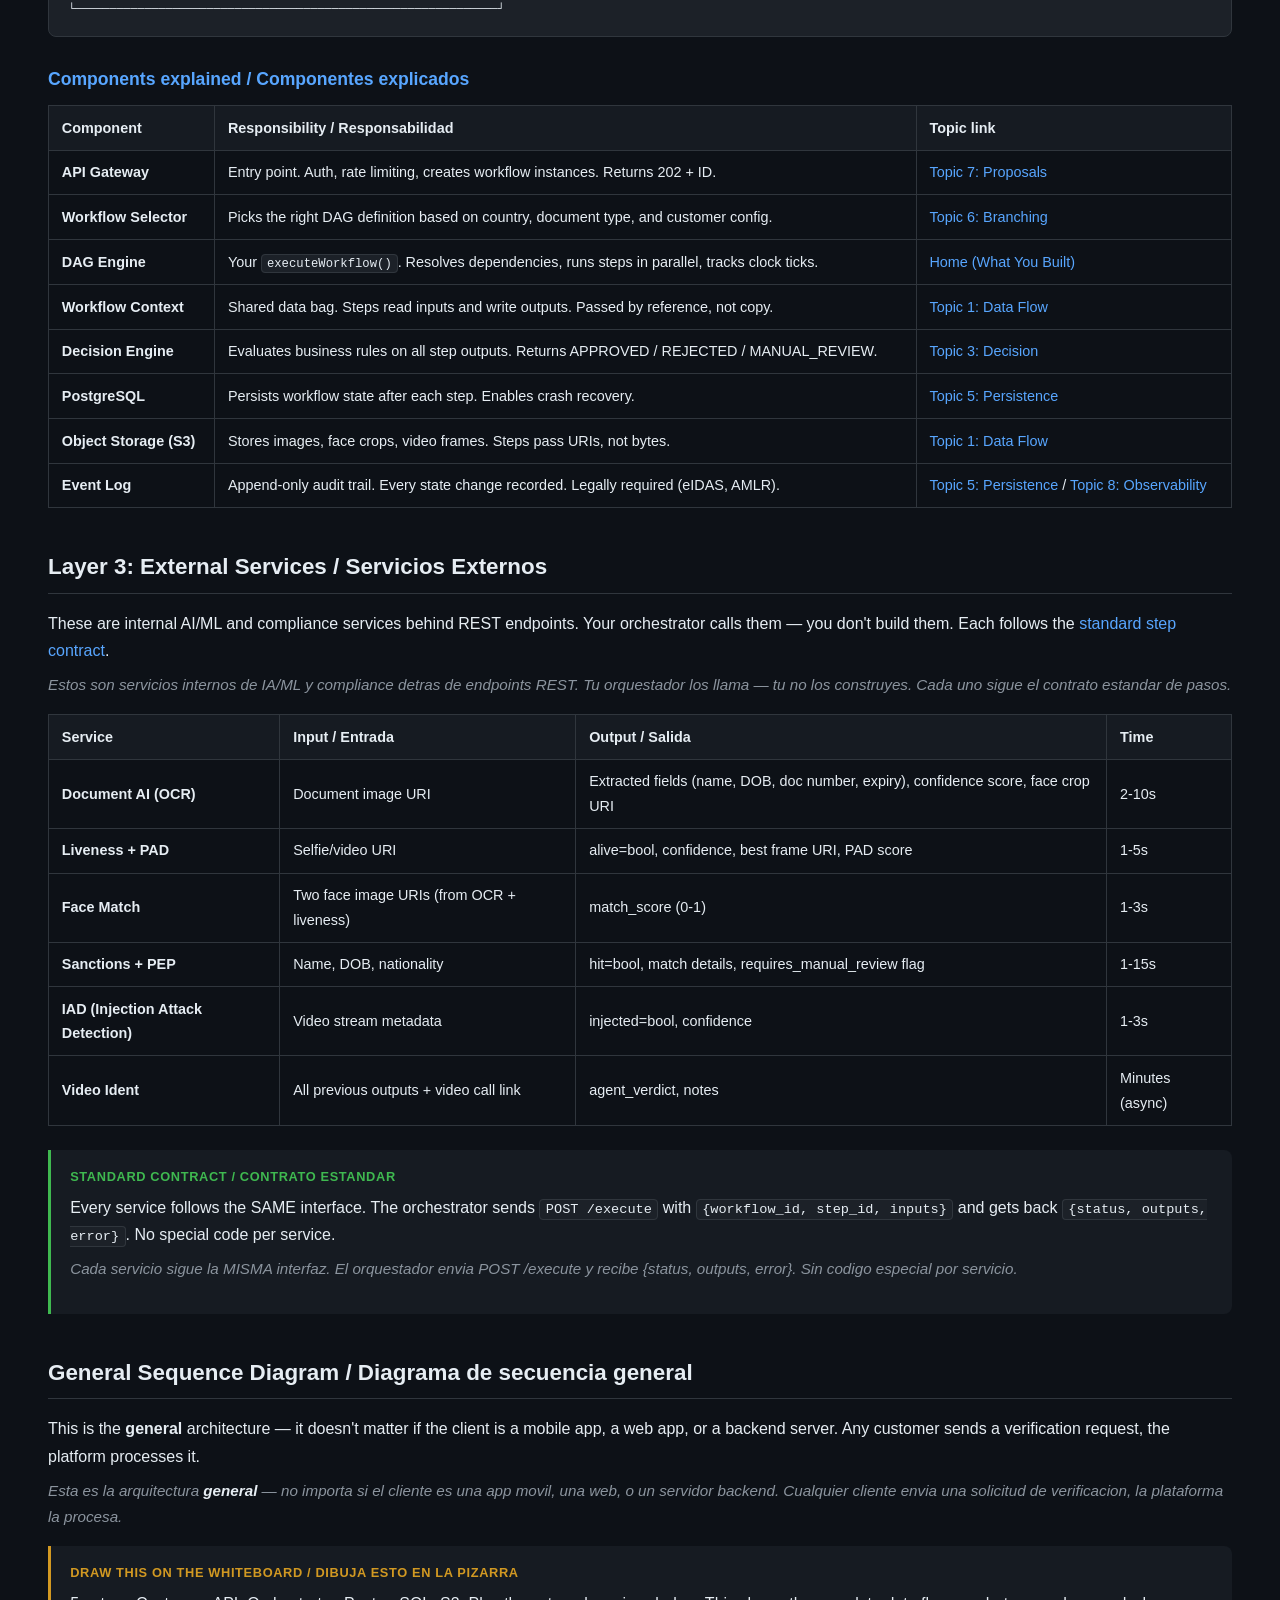
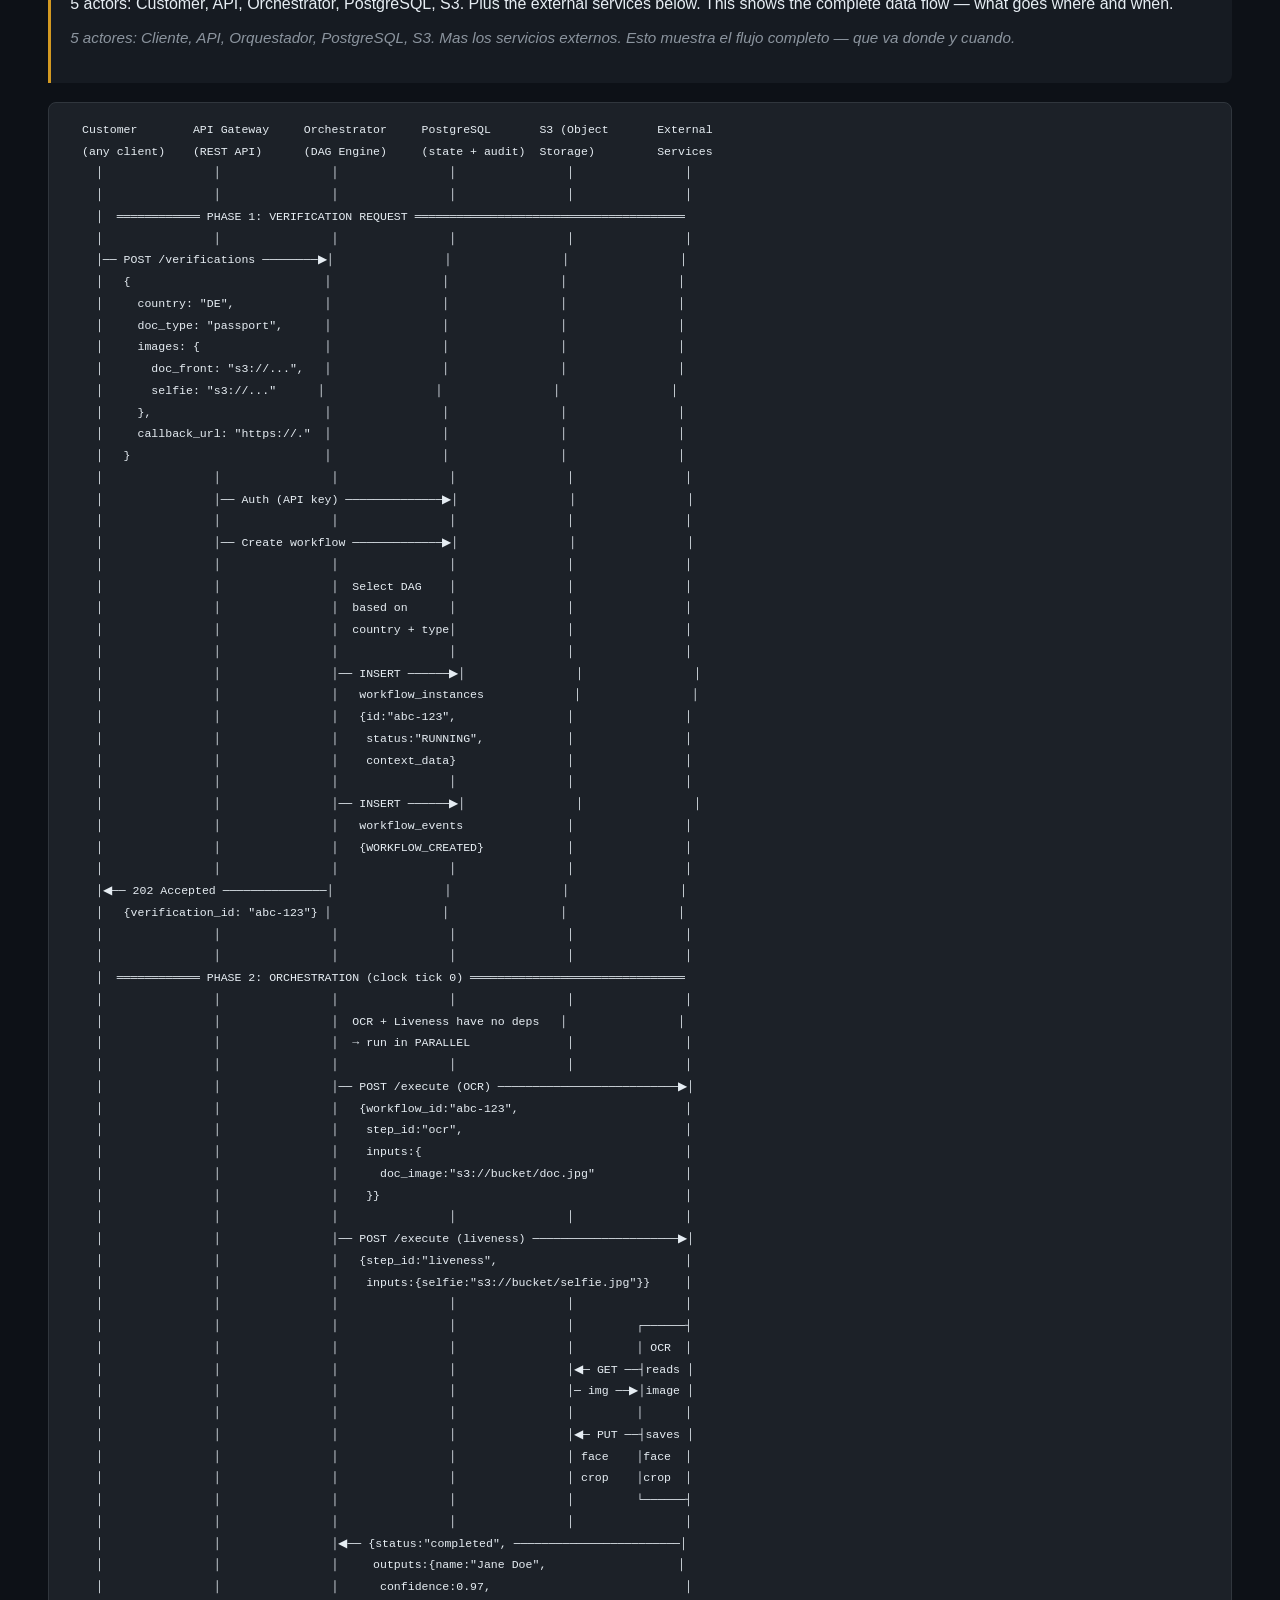
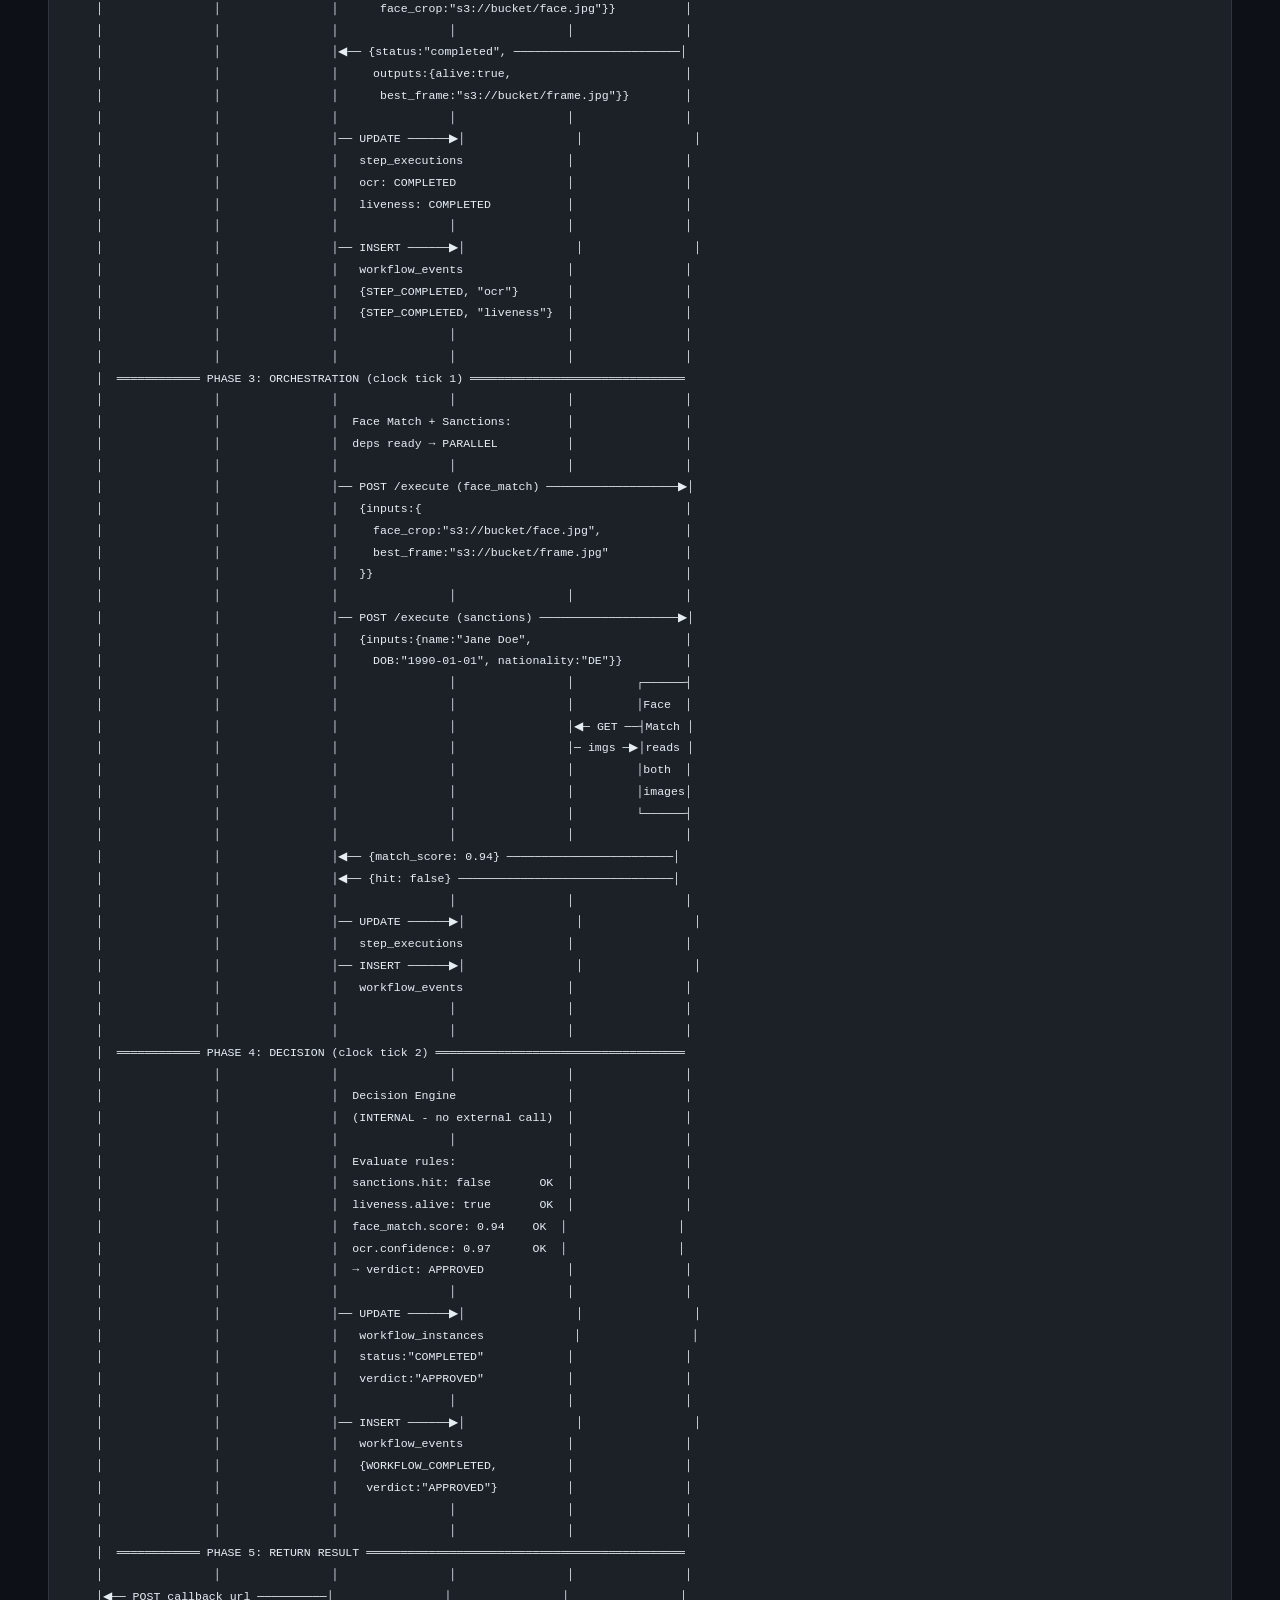
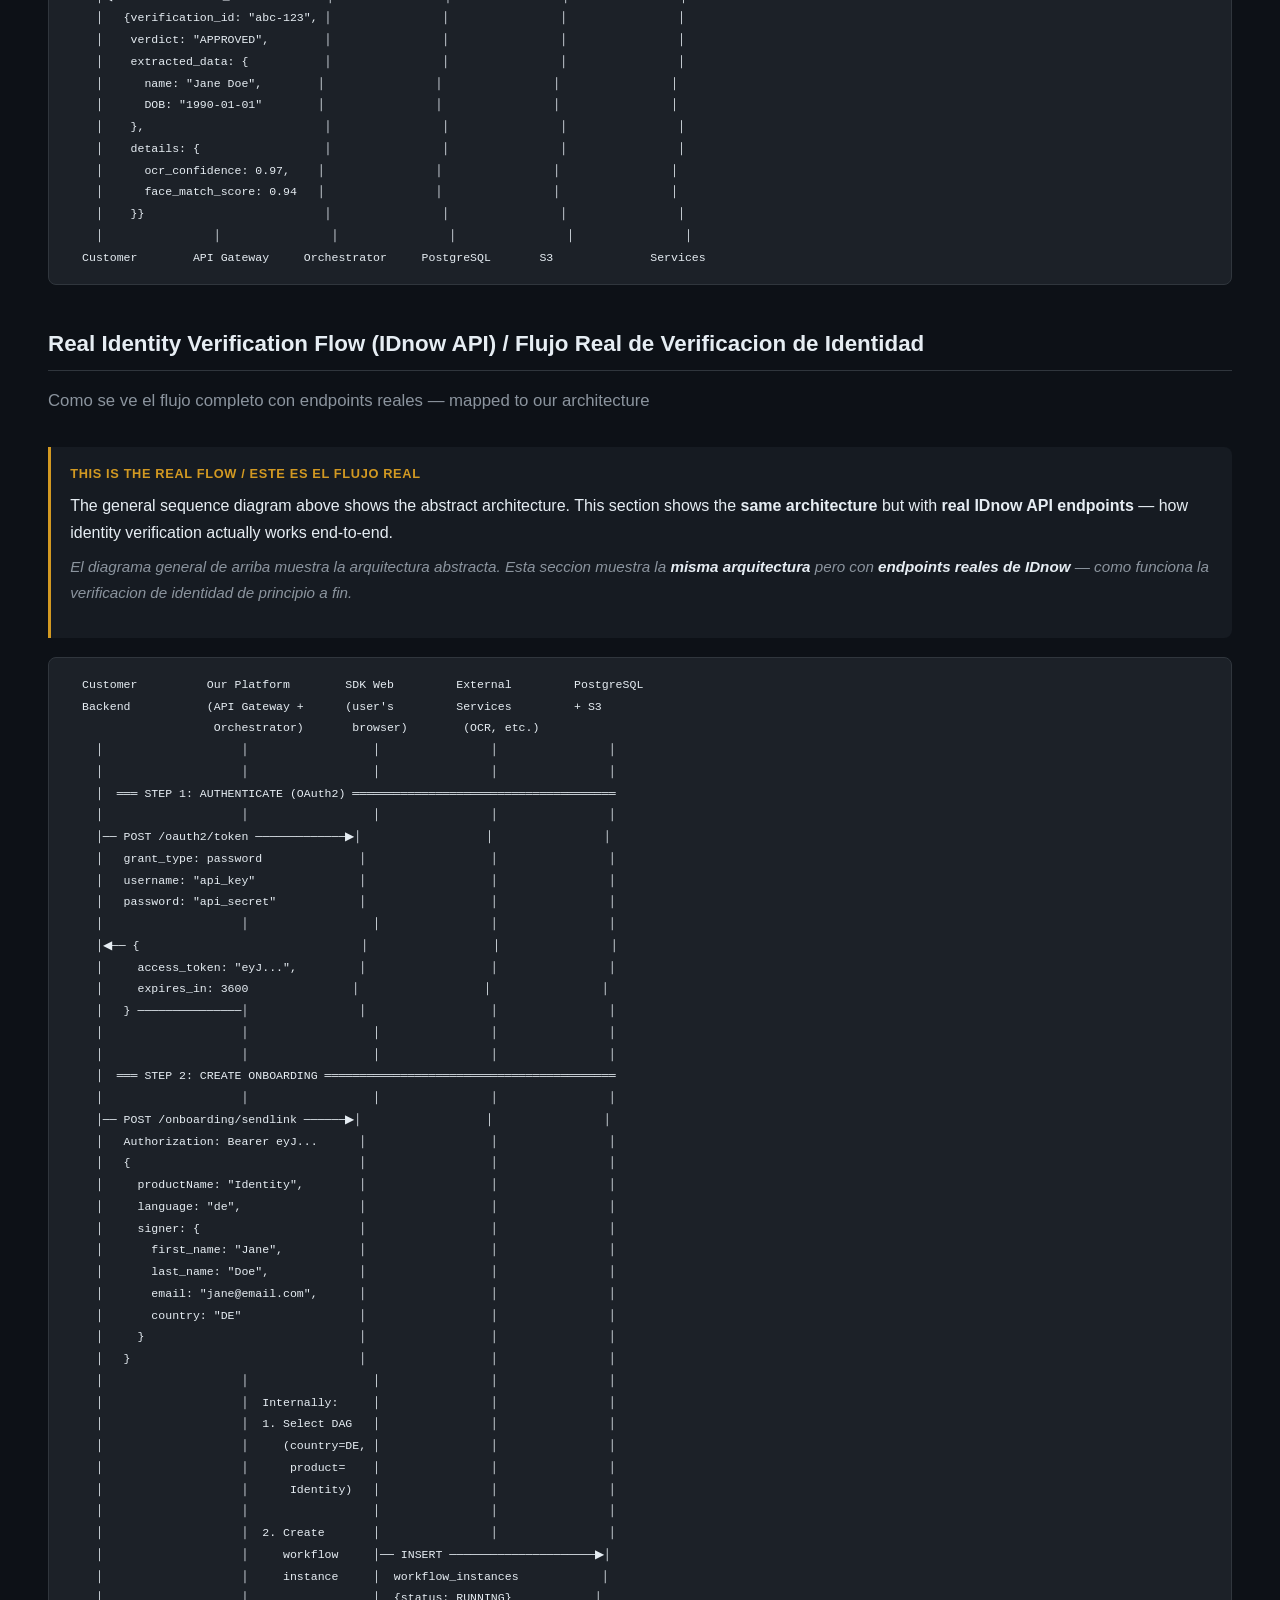
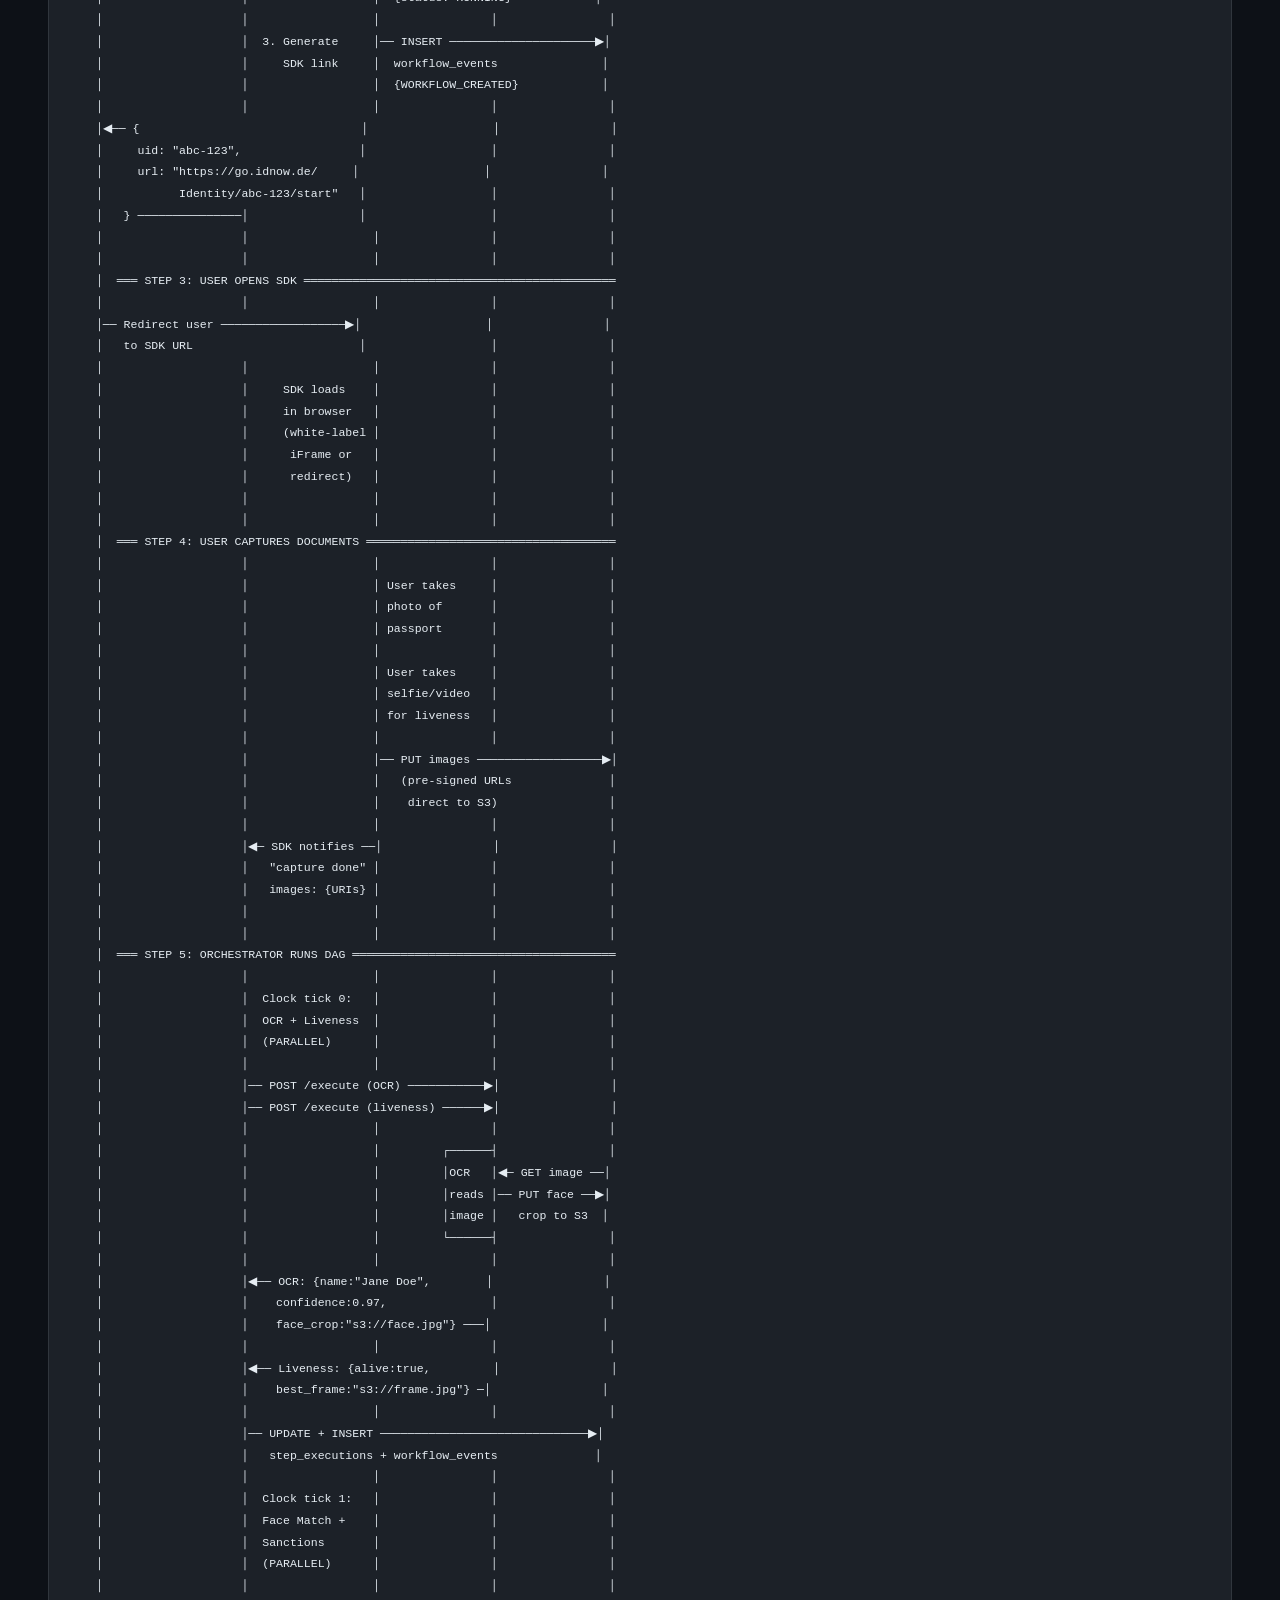
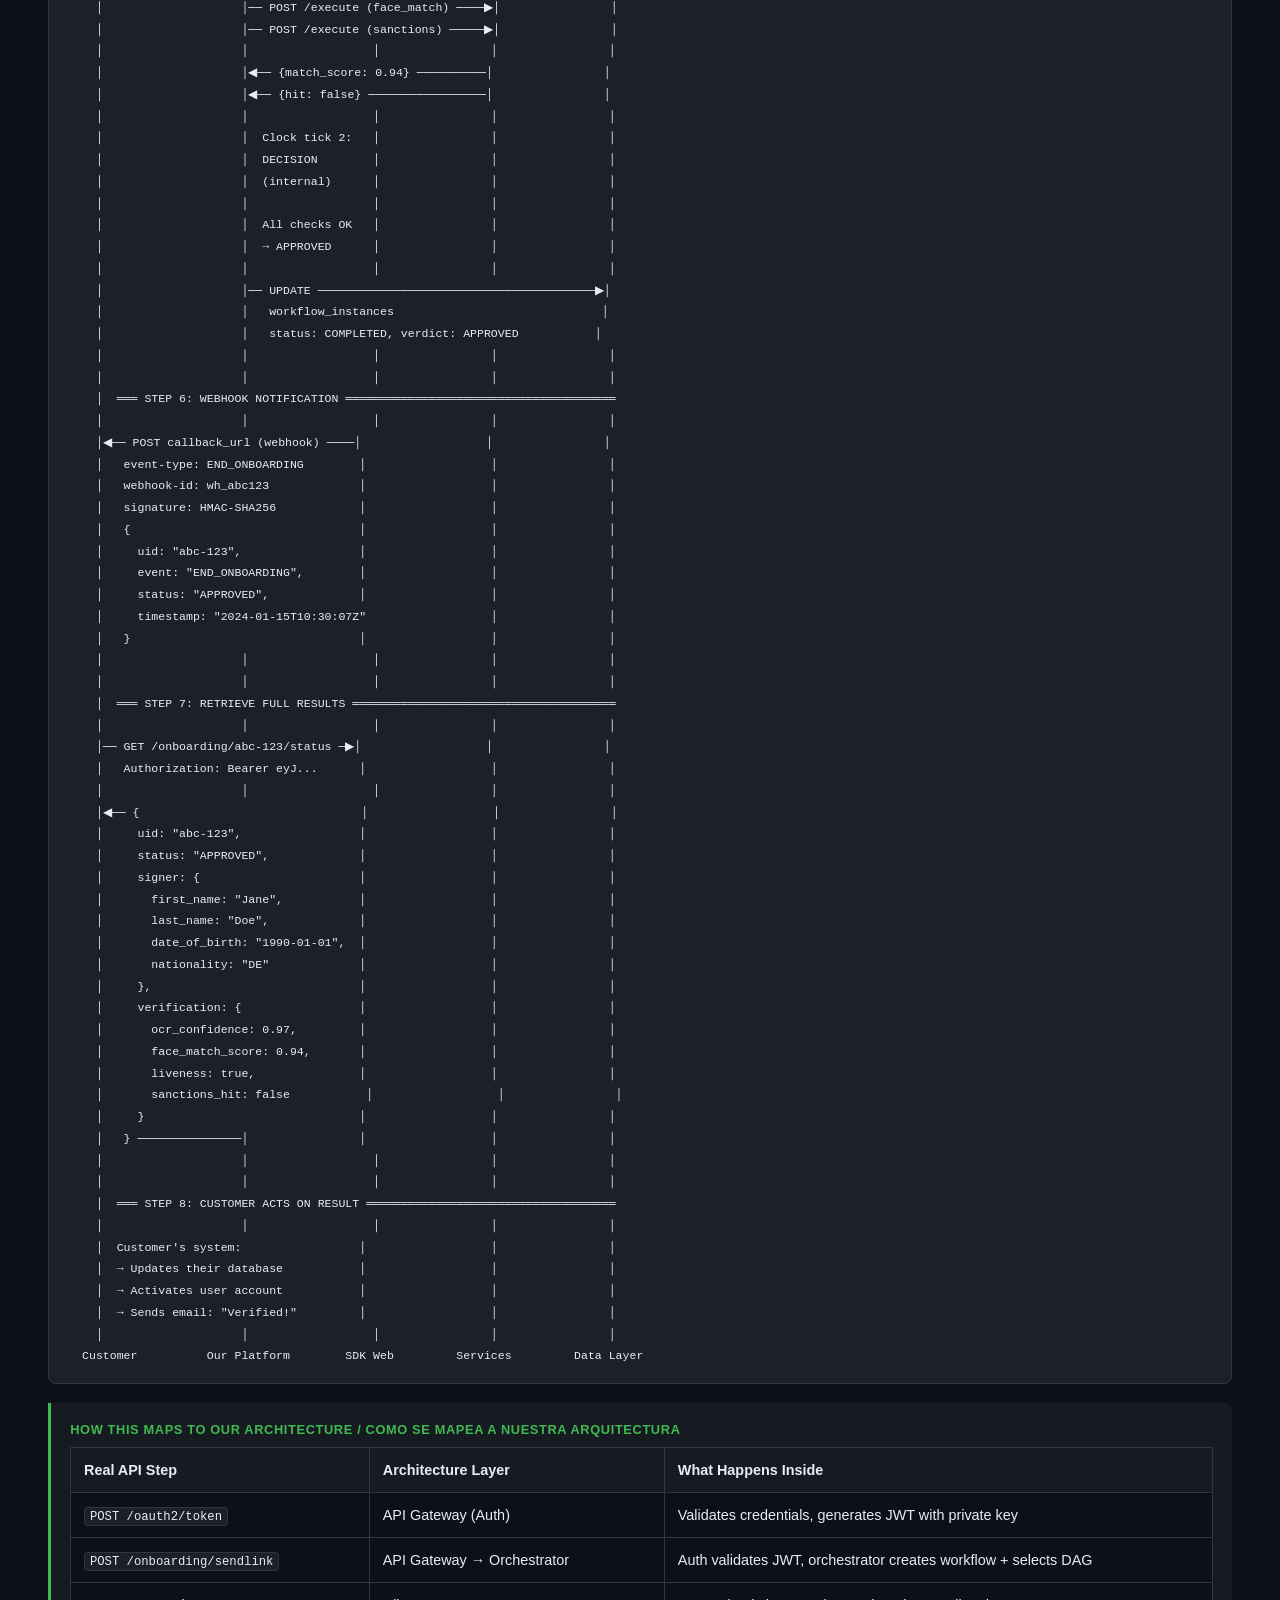
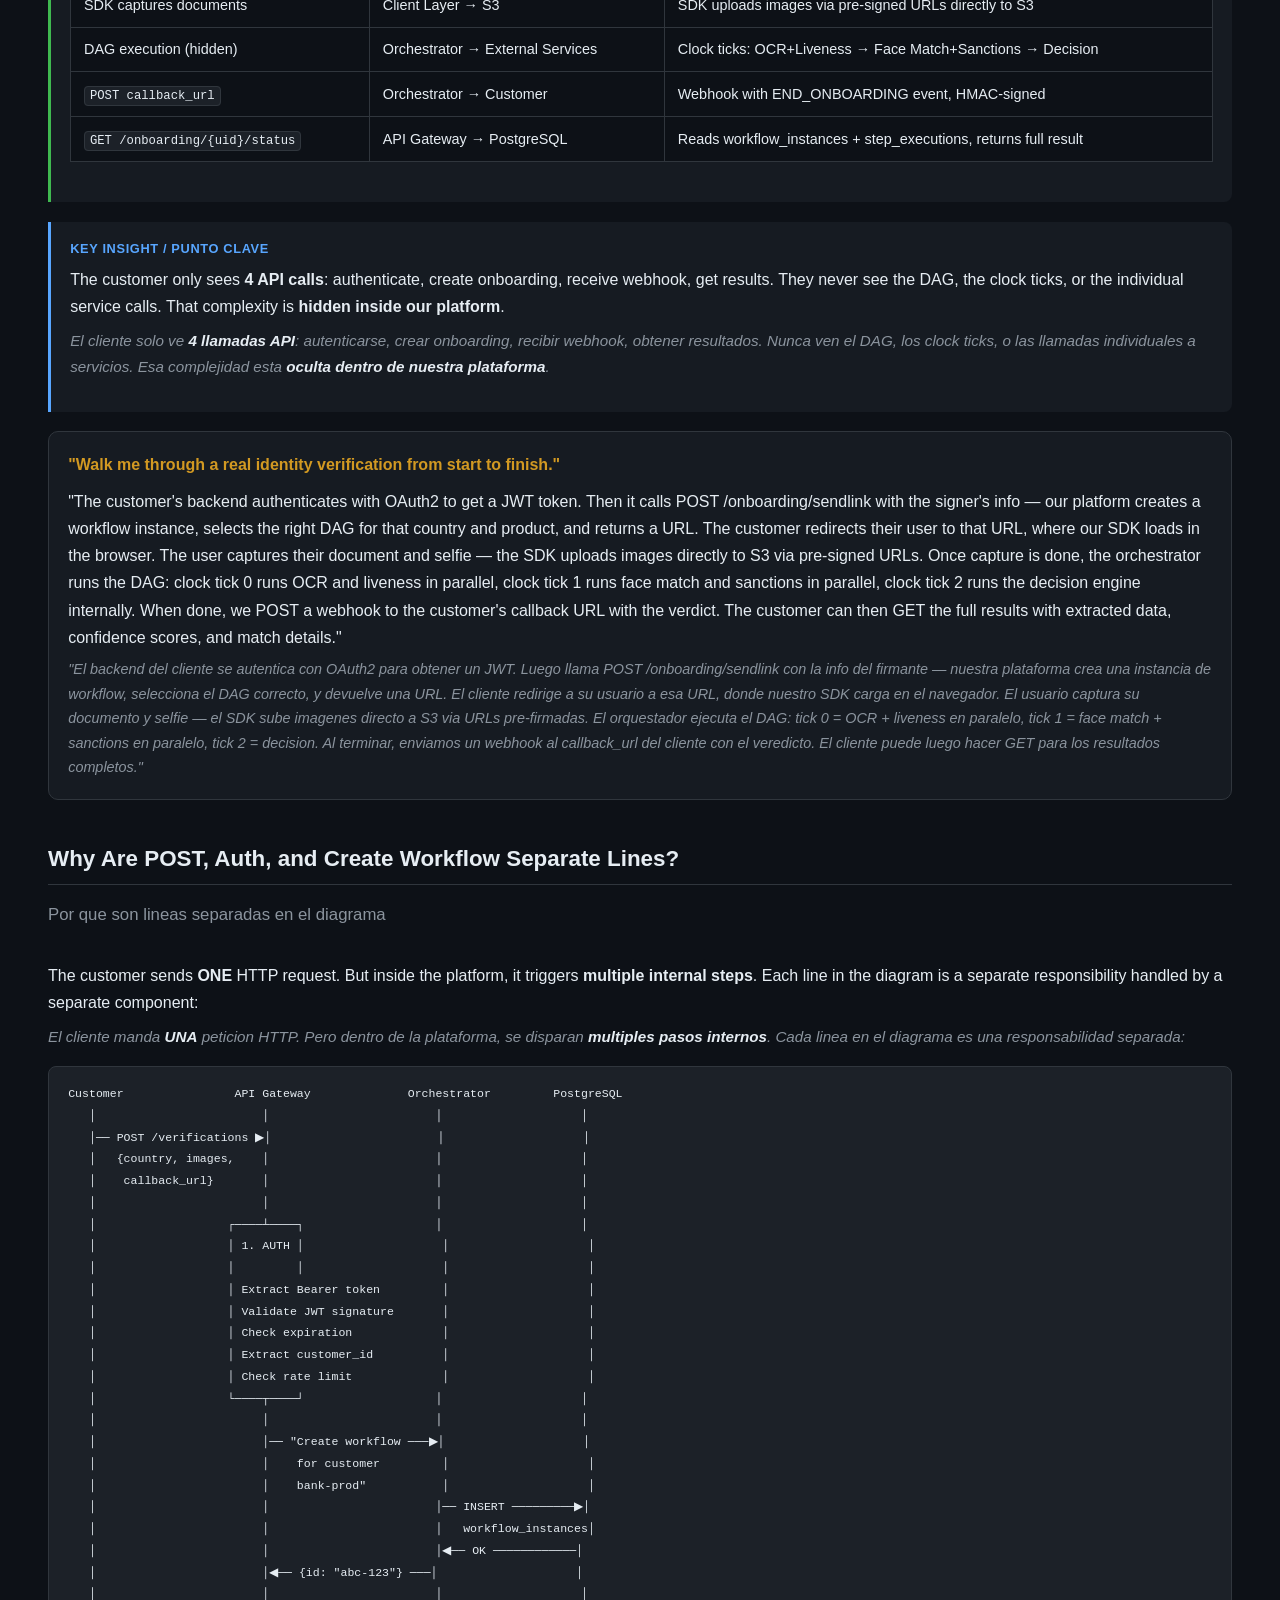
<file: architecture.html>
<!DOCTYPE html>
<html lang="en">
<head>
  <meta charset="UTF-8">
  <meta name="viewport" content="width=device-width, initial-scale=1.0">
  <title>System Architecture — Interview Prep</title>
  <link rel="stylesheet" href="style.css">
</head>
<body>

<nav class="nav">
  <div class="nav-inner">
    <a href="index.html" class="brand">Home</a>
    <a href="architecture.html" class="active">Architecture</a>
    <a href="topic-1.html">Data Flow</a>
    <a href="topic-2.html">Services</a>
    <a href="topic-3.html">Decision</a>
    <a href="topic-4.html">Failures</a>
    <a href="topic-5.html">Persistence</a>
    <a href="topic-6.html">Branching</a>
    <a href="topic-7.html">Proposals</a>
    <a href="topic-8.html">Observability</a>
    <a href="topic-9.html">HTTP &amp; Comms</a>
    <a href="topic-10.html">Events</a>
  </div>
</nav>

<div class="container">

  <h1>System Architecture Overview</h1>
  <p class="subtitle">Arquitectura General del Sistema &bull; <span class="tag tag-high">Draw This First</span></p>

  <div class="callout warn">
    <div class="label">This is what you draw on the whiteboard FIRST</div>
    <p>Before diving into any topic, draw these 3 layers. This gives the interviewer the big picture and shows you think in systems, not just code.</p>
    <p class="es">Antes de entrar en cualquier tema, dibuja estas 3 capas. Esto le da al entrevistador la vision general y muestra que piensas en sistemas, no solo en codigo.</p>
  </div>

  <!-- ============ THE 3 LAYERS ============ -->
  <h2>The Three Layers / Las tres capas</h2>

<pre><code>┌─────────────────────────────────────────────────────────────────┐
│                        CLIENT LAYER                             │
│                     Capa del Cliente                            │
│                                                                 │
│   ┌──────────┐  ┌──────────┐  ┌──────────┐  ┌───────────────┐  │
│   │ iOS SDK  │  │Android   │  │ Web SDK  │  │ Customer      │  │
│   │          │  │  SDK     │  │          │  │ Backend       │  │
│   └────┬─────┘  └────┬─────┘  └────┬─────┘  └──────┬────────┘  │
│        │             │             │               │            │
└────────┼─────────────┼─────────────┼───────────────┼────────────┘
         │             │             │               │
         │    REST: POST /verifications              │
         │    + webhook callback when done            │
         │             │             │               │
┌────────┼─────────────┼─────────────┼───────────────┼────────────┐
│        ▼             ▼             ▼               ▼            │
│                   PLATFORM LAYER                                │
│                Capa de la Plataforma                            │
│                                                                 │
│   ┌─────────────────────────────────────────────────────────┐   │
│   │                    REST API Gateway                     │   │
│   │         Authentication, rate limiting, routing          │   │
│   └──────────────────────┬──────────────────────────────────┘   │
│                          │                                      │
│   ┌──────────────────────▼──────────────────────────────────┐   │
│   │               WORKFLOW ORCHESTRATOR                      │   │
│   │                                                          │   │
│   │  ┌─────────────┐  ┌──────────────┐  ┌───────────────┐   │   │
│   │  │ DAG Engine  │  │ Workflow     │  │  Decision     │   │   │
│   │  │ (your code) │  │ Context      │  │  Engine       │   │   │
│   │  └─────────────┘  └──────────────┘  └───────────────┘   │   │
│   │                                                          │   │
│   └──────────────────────┬──────────────────────────────────┘   │
│                          │                                      │
│   ┌──────────────────────▼──────────────────────────────────┐   │
│   │                   DATA LAYER                             │   │
│   │   PostgreSQL    │   Object Storage (S3)   │  Event Log   │   │
│   └─────────────────────────────────────────────────────────┘   │
│                                                                 │
└────────┬─────────────┬─────────────┬───────────────┬────────────┘
         │             │             │               │
         │    REST: POST /execute (standard contract)│
         │             │             │               │
┌────────┼─────────────┼─────────────┼───────────────┼────────────┐
│        ▼             ▼             ▼               ▼            │
│                EXTERNAL SERVICES LAYER                          │
│              Capa de Servicios Externos                         │
│                                                                 │
│   ┌──────────┐  ┌──────────┐  ┌──────────┐  ┌───────────────┐  │
│   │ Document │  │ Liveness │  │  Face    │  │  Sanctions    │  │
│   │ AI (OCR) │  │ + PAD    │  │  Match   │  │  + PEP        │  │
│   └──────────┘  └──────────┘  └──────────┘  └───────────────┘  │
│                                                                 │
│   ┌──────────┐  ┌──────────┐                                    │
│   │   IAD    │  │ Video    │    ... more services               │
│   │(deepfake)│  │  Ident   │                                    │
│   └──────────┘  └──────────┘                                    │
│                                                                 │
└─────────────────────────────────────────────────────────────────┘</code></pre>

  <p class="es">Este es el diagrama completo. Tres capas: los clientes arriba, tu plataforma en el medio, los servicios externos abajo. Todo se comunica por REST.</p>

  <!-- ============ CLIENT LAYER ============ -->
  <h2>Layer 1: Client Layer / Capa del Cliente</h2>

  <p>These are the consumers of your platform. They don't talk to services directly — they only talk to YOUR API.</p>
  <p class="es">Estos son los consumidores de tu plataforma. No hablan con los servicios directamente — solo hablan con TU API.</p>

  <table>
    <tr><th>Client / Cliente</th><th>What it does / Que hace</th><th>How it connects / Como se conecta</th></tr>
    <tr>
      <td><strong>Mobile SDK (iOS/Android)</strong></td>
      <td>Captures document photos + selfie on the user's device. Compresses and uploads images to object storage.</td>
      <td>REST: <code>POST /verifications</code> with image URIs</td>
    </tr>
    <tr>
      <td><strong>Web SDK</strong></td>
      <td>Same as mobile but runs in the browser. Uses the device camera via WebRTC.</td>
      <td>REST: <code>POST /verifications</code> with image URIs</td>
    </tr>
    <tr>
      <td><strong>Customer Backend</strong></td>
      <td>The customer's server (e.g. a bank). Receives results via webhook when verification completes.</td>
      <td>REST: <code>GET /verifications/:id</code> + webhook callback</td>
    </tr>
  </table>

  <div class="callout">
    <div class="label">Key design decision / Decision clave</div>
    <p>The SDK uploads images to object storage FIRST, then sends URIs to the API. This means the API never handles raw image bytes — only references. Faster, lighter, scalable.</p>
    <p class="es">El SDK sube imagenes al object storage PRIMERO, luego envia URIs a la API. La API nunca maneja bytes de imagen — solo referencias. Mas rapido, ligero, escalable.</p>
  </div>

<pre><code>SDK Flow / Flujo del SDK:

  1. User opens app → SDK initializes
     Usuario abre app → SDK se inicializa

  2. SDK guides user to capture document photo
     SDK guia al usuario a capturar foto del documento

  3. SDK captures selfie/video for liveness
     SDK captura selfie/video para liveness

  4. SDK compresses + uploads images to object storage (S3)
     SDK comprime + sube imagenes al object storage

  5. SDK calls: POST /verifications
     {
       customer_id: "bank-prod",
       document_type: "passport",
       country: "DE",
       images: {
         doc_front: "s3://bucket/doc-front.jpg",
         doc_back: "s3://bucket/doc-back.jpg",
         selfie: "s3://bucket/selfie.jpg"
       },
       callback_url: "https://customer.com/webhook"
     }

  6. Platform returns: 202 Accepted + verification_id
     La plataforma responde: 202 Accepted + verification_id

  7. SDK polls or uses SSE for progress updates
     SDK hace polling o usa SSE para actualizaciones

  8. When done: platform POSTs result to callback_url
     Al terminar: la plataforma envia resultado al callback_url</code></pre>

  <!-- ============ PLATFORM LAYER ============ -->
  <h2>Layer 2: Platform Layer / Capa de la Plataforma</h2>

  <p>This is YOUR system. Everything inside this box is what you're designing in the interview.</p>
  <p class="es">Este es TU sistema. Todo dentro de esta caja es lo que estas disenando en la entrevista.</p>

<pre><code>┌─────────────────────────────────────────────────────────────┐
│                     PLATFORM LAYER                          │
│                                                             │
│  ┌───────────────────────────────────────────────────────┐  │
│  │                  REST API Gateway                     │  │
│  │                                                       │  │
│  │  • Authenticates customer (API key)                   │  │
│  │  • Rate limiting                                      │  │
│  │  • Routes to correct handler                          │  │
│  │  • POST /verifications → create workflow              │  │
│  │  • GET  /verifications/:id → check status             │  │
│  │  • GET  /verifications/:id/events → SSE stream        │  │
│  └───────────────────────┬───────────────────────────────┘  │
│                          │                                  │
│  ┌───────────────────────▼───────────────────────────────┐  │
│  │              WORKFLOW ORCHESTRATOR                     │  │
│  │                                                       │  │
│  │  ┌─────────────┐                                      │  │
│  │  │ Workflow     │  Selects the right DAG based on     │  │
│  │  │ Selector    │  country + document type + customer  │  │
│  │  └──────┬──────┘                                      │  │
│  │         │                                             │  │
│  │  ┌──────▼──────┐                                      │  │
│  │  │ DAG Engine  │  Your executeWorkflow() function     │  │
│  │  │             │  Resolves deps, runs steps parallel  │  │
│  │  │             │  Manages logical clock               │  │
│  │  └──────┬──────┘                                      │  │
│  │         │                                             │  │
│  │  ┌──────▼──────────────────────────────────────────┐  │  │
│  │  │ Workflow Context                                 │  │  │
│  │  │                                                  │  │  │
│  │  │ Shared data bag:                                 │  │  │
│  │  │   inputs:  { country, doc_type, image_uris }     │  │  │
│  │  │   outputs: { ocr: {...}, liveness: {...}, ... }   │  │  │
│  │  │                                                  │  │  │
│  │  │ Each step reads what it needs, writes results    │  │  │
│  │  └─────────────────────────────────────────────────┘  │  │
│  │         │                                             │  │
│  │  ┌──────▼──────┐                                      │  │
│  │  │ Decision    │  After all steps: evaluate rules     │  │
│  │  │ Engine      │  → APPROVED / REJECTED / MANUAL      │  │
│  │  └─────────────┘                                      │  │
│  │                                                       │  │
│  └───────────────────────┬───────────────────────────────┘  │
│                          │                                  │
│  ┌───────────────────────▼───────────────────────────────┐  │
│  │                    DATA LAYER                         │  │
│  │                                                       │  │
│  │  ┌─────────────┐  ┌────────────┐  ┌────────────────┐  │  │
│  │  │ PostgreSQL  │  │ Object     │  │ Event Log      │  │  │
│  │  │             │  │ Storage    │  │                │  │  │
│  │  │ • workflow  │  │ (S3)       │  │ • Audit trail  │  │  │
│  │  │   instances │  │            │  │ • Step events  │  │  │
│  │  │ • step      │  │ • Document │  │ • Compliance   │  │  │
│  │  │   results   │  │   images   │  │   (legally     │  │  │
│  │  │ • workflow  │  │ • Face     │  │    required)   │  │  │
│  │  │   context   │  │   crops    │  │                │  │  │
│  │  │ • decisions │  │ • Video    │  │                │  │  │
│  │  └─────────────┘  └────────────┘  └────────────────┘  │  │
│  │                                                       │  │
│  │  All data stays in EU data centers (eIDAS / GDPR)     │  │
│  └───────────────────────────────────────────────────────┘  │
│                                                             │
└─────────────────────────────────────────────────────────────┘</code></pre>

  <h3>Components explained / Componentes explicados</h3>

  <table>
    <tr><th>Component</th><th>Responsibility / Responsabilidad</th><th>Topic link</th></tr>
    <tr>
      <td><strong>API Gateway</strong></td>
      <td>Entry point. Auth, rate limiting, creates workflow instances. Returns 202 + ID.</td>
      <td><a href="topic-7.html">Topic 7: Proposals</a></td>
    </tr>
    <tr>
      <td><strong>Workflow Selector</strong></td>
      <td>Picks the right DAG definition based on country, document type, and customer config.</td>
      <td><a href="topic-6.html">Topic 6: Branching</a></td>
    </tr>
    <tr>
      <td><strong>DAG Engine</strong></td>
      <td>Your <code>executeWorkflow()</code>. Resolves dependencies, runs steps in parallel, tracks clock ticks.</td>
      <td><a href="index.html">Home (What You Built)</a></td>
    </tr>
    <tr>
      <td><strong>Workflow Context</strong></td>
      <td>Shared data bag. Steps read inputs and write outputs. Passed by reference, not copy.</td>
      <td><a href="topic-1.html">Topic 1: Data Flow</a></td>
    </tr>
    <tr>
      <td><strong>Decision Engine</strong></td>
      <td>Evaluates business rules on all step outputs. Returns APPROVED / REJECTED / MANUAL_REVIEW.</td>
      <td><a href="topic-3.html">Topic 3: Decision</a></td>
    </tr>
    <tr>
      <td><strong>PostgreSQL</strong></td>
      <td>Persists workflow state after each step. Enables crash recovery.</td>
      <td><a href="topic-5.html">Topic 5: Persistence</a></td>
    </tr>
    <tr>
      <td><strong>Object Storage (S3)</strong></td>
      <td>Stores images, face crops, video frames. Steps pass URIs, not bytes.</td>
      <td><a href="topic-1.html">Topic 1: Data Flow</a></td>
    </tr>
    <tr>
      <td><strong>Event Log</strong></td>
      <td>Append-only audit trail. Every state change recorded. Legally required (eIDAS, AMLR).</td>
      <td><a href="topic-5.html">Topic 5: Persistence</a> / <a href="topic-8.html">Topic 8: Observability</a></td>
    </tr>
  </table>

  <!-- ============ EXTERNAL SERVICES ============ -->
  <h2>Layer 3: External Services / Servicios Externos</h2>

  <p>These are internal AI/ML and compliance services behind REST endpoints. Your orchestrator calls them — you don't build them. Each follows the <a href="topic-7.html">standard step contract</a>.</p>
  <p class="es">Estos son servicios internos de IA/ML y compliance detras de endpoints REST. Tu orquestador los llama — tu no los construyes. Cada uno sigue el contrato estandar de pasos.</p>

  <table>
    <tr><th>Service</th><th>Input / Entrada</th><th>Output / Salida</th><th>Time</th></tr>
    <tr>
      <td><strong>Document AI (OCR)</strong></td>
      <td>Document image URI</td>
      <td>Extracted fields (name, DOB, doc number, expiry), confidence score, face crop URI</td>
      <td>2-10s</td>
    </tr>
    <tr>
      <td><strong>Liveness + PAD</strong></td>
      <td>Selfie/video URI</td>
      <td>alive=bool, confidence, best frame URI, PAD score</td>
      <td>1-5s</td>
    </tr>
    <tr>
      <td><strong>Face Match</strong></td>
      <td>Two face image URIs (from OCR + liveness)</td>
      <td>match_score (0-1)</td>
      <td>1-3s</td>
    </tr>
    <tr>
      <td><strong>Sanctions + PEP</strong></td>
      <td>Name, DOB, nationality</td>
      <td>hit=bool, match details, requires_manual_review flag</td>
      <td>1-15s</td>
    </tr>
    <tr>
      <td><strong>IAD (Injection Attack Detection)</strong></td>
      <td>Video stream metadata</td>
      <td>injected=bool, confidence</td>
      <td>1-3s</td>
    </tr>
    <tr>
      <td><strong>Video Ident</strong></td>
      <td>All previous outputs + video call link</td>
      <td>agent_verdict, notes</td>
      <td>Minutes (async)</td>
    </tr>
  </table>

  <div class="callout success">
    <div class="label">Standard contract / Contrato estandar</div>
    <p>Every service follows the SAME interface. The orchestrator sends <code>POST /execute</code> with <code>{workflow_id, step_id, inputs}</code> and gets back <code>{status, outputs, error}</code>. No special code per service.</p>
    <p class="es">Cada servicio sigue la MISMA interfaz. El orquestador envia POST /execute y recibe {status, outputs, error}. Sin codigo especial por servicio.</p>
  </div>

  <!-- ============ GENERAL SEQUENCE DIAGRAM ============ -->
  <h2>General Sequence Diagram / Diagrama de secuencia general</h2>

  <p>This is the <strong>general</strong> architecture — it doesn't matter if the client is a mobile app, a web app, or a backend server. Any customer sends a verification request, the platform processes it.</p>
  <p class="es">Esta es la arquitectura <strong>general</strong> — no importa si el cliente es una app movil, una web, o un servidor backend. Cualquier cliente envia una solicitud de verificacion, la plataforma la procesa.</p>

  <div class="callout warn">
    <div class="label">Draw this on the whiteboard / Dibuja esto en la pizarra</div>
    <p>5 actors: Customer, API, Orchestrator, PostgreSQL, S3. Plus the external services below. This shows the complete data flow — what goes where and when.</p>
    <p class="es">5 actores: Cliente, API, Orquestador, PostgreSQL, S3. Mas los servicios externos. Esto muestra el flujo completo — que va donde y cuando.</p>
  </div>

<pre><code>  Customer        API Gateway     Orchestrator     PostgreSQL       S3 (Object       External
  (any client)    (REST API)      (DAG Engine)     (state + audit)  Storage)         Services
    │                │                │                │                │                │
    │                │                │                │                │                │
    │  ════════════ PHASE 1: VERIFICATION REQUEST ═══════════════════════════════════════
    │                │                │                │                │                │
    │── POST /verifications ────────▶│                │                │                │
    │   {                            │                │                │                │
    │     country: "DE",             │                │                │                │
    │     doc_type: "passport",      │                │                │                │
    │     images: {                  │                │                │                │
    │       doc_front: "s3://...",   │                │                │                │
    │       selfie: "s3://..."      │                │                │                │
    │     },                         │                │                │                │
    │     callback_url: "https://."  │                │                │                │
    │   }                            │                │                │                │
    │                │                │                │                │                │
    │                │── Auth (API key) ──────────────▶│                │                │
    │                │                │                │                │                │
    │                │── Create workflow ─────────────▶│                │                │
    │                │                │                │                │                │
    │                │                │  Select DAG    │                │                │
    │                │                │  based on      │                │                │
    │                │                │  country + type│                │                │
    │                │                │                │                │                │
    │                │                │── INSERT ──────▶│                │                │
    │                │                │   workflow_instances             │                │
    │                │                │   {id:"abc-123",                │                │
    │                │                │    status:"RUNNING",            │                │
    │                │                │    context_data}                │                │
    │                │                │                │                │                │
    │                │                │── INSERT ──────▶│                │                │
    │                │                │   workflow_events               │                │
    │                │                │   {WORKFLOW_CREATED}            │                │
    │                │                │                │                │                │
    │◀── 202 Accepted ───────────────│                │                │                │
    │   {verification_id: "abc-123"} │                │                │                │
    │                │                │                │                │                │
    │                │                │                │                │                │
    │  ════════════ PHASE 2: ORCHESTRATION (clock tick 0) ═══════════════════════════════
    │                │                │                │                │                │
    │                │                │  OCR + Liveness have no deps   │                │
    │                │                │  → run in PARALLEL              │                │
    │                │                │                │                │                │
    │                │                │── POST /execute (OCR) ──────────────────────────▶│
    │                │                │   {workflow_id:"abc-123",                        │
    │                │                │    step_id:"ocr",                                │
    │                │                │    inputs:{                                      │
    │                │                │      doc_image:"s3://bucket/doc.jpg"             │
    │                │                │    }}                                            │
    │                │                │                │                │                │
    │                │                │── POST /execute (liveness) ─────────────────────▶│
    │                │                │   {step_id:"liveness",                           │
    │                │                │    inputs:{selfie:"s3://bucket/selfie.jpg"}}     │
    │                │                │                │                │                │
    │                │                │                │                │         ┌──────┤
    │                │                │                │                │         │ OCR  │
    │                │                │                │                │◀─ GET ──┤reads │
    │                │                │                │                │─ img ──▶│image │
    │                │                │                │                │         │      │
    │                │                │                │                │◀─ PUT ──┤saves │
    │                │                │                │                │ face    │face  │
    │                │                │                │                │ crop    │crop  │
    │                │                │                │                │         └──────┤
    │                │                │                │                │                │
    │                │                │◀── {status:"completed", ────────────────────────│
    │                │                │     outputs:{name:"Jane Doe",                   │
    │                │                │      confidence:0.97,                            │
    │                │                │      face_crop:"s3://bucket/face.jpg"}}          │
    │                │                │                │                │                │
    │                │                │◀── {status:"completed", ────────────────────────│
    │                │                │     outputs:{alive:true,                         │
    │                │                │      best_frame:"s3://bucket/frame.jpg"}}        │
    │                │                │                │                │                │
    │                │                │── UPDATE ──────▶│                │                │
    │                │                │   step_executions               │                │
    │                │                │   ocr: COMPLETED                │                │
    │                │                │   liveness: COMPLETED           │                │
    │                │                │                │                │                │
    │                │                │── INSERT ──────▶│                │                │
    │                │                │   workflow_events               │                │
    │                │                │   {STEP_COMPLETED, "ocr"}       │                │
    │                │                │   {STEP_COMPLETED, "liveness"}  │                │
    │                │                │                │                │                │
    │                │                │                │                │                │
    │  ════════════ PHASE 3: ORCHESTRATION (clock tick 1) ═══════════════════════════════
    │                │                │                │                │                │
    │                │                │  Face Match + Sanctions:        │                │
    │                │                │  deps ready → PARALLEL          │                │
    │                │                │                │                │                │
    │                │                │── POST /execute (face_match) ───────────────────▶│
    │                │                │   {inputs:{                                      │
    │                │                │     face_crop:"s3://bucket/face.jpg",            │
    │                │                │     best_frame:"s3://bucket/frame.jpg"           │
    │                │                │   }}                                             │
    │                │                │                │                │                │
    │                │                │── POST /execute (sanctions) ────────────────────▶│
    │                │                │   {inputs:{name:"Jane Doe",                      │
    │                │                │     DOB:"1990-01-01", nationality:"DE"}}         │
    │                │                │                │                │         ┌──────┤
    │                │                │                │                │         │Face  │
    │                │                │                │                │◀─ GET ──┤Match │
    │                │                │                │                │─ imgs ─▶│reads │
    │                │                │                │                │         │both  │
    │                │                │                │                │         │images│
    │                │                │                │                │         └──────┤
    │                │                │                │                │                │
    │                │                │◀── {match_score: 0.94} ────────────────────────│
    │                │                │◀── {hit: false} ───────────────────────────────│
    │                │                │                │                │                │
    │                │                │── UPDATE ──────▶│                │                │
    │                │                │   step_executions               │                │
    │                │                │── INSERT ──────▶│                │                │
    │                │                │   workflow_events               │                │
    │                │                │                │                │                │
    │                │                │                │                │                │
    │  ════════════ PHASE 4: DECISION (clock tick 2) ════════════════════════════════════
    │                │                │                │                │                │
    │                │                │  Decision Engine                │                │
    │                │                │  (INTERNAL - no external call)  │                │
    │                │                │                │                │                │
    │                │                │  Evaluate rules:                │                │
    │                │                │  sanctions.hit: false       OK  │                │
    │                │                │  liveness.alive: true       OK  │                │
    │                │                │  face_match.score: 0.94    OK  │                │
    │                │                │  ocr.confidence: 0.97      OK  │                │
    │                │                │  → verdict: APPROVED            │                │
    │                │                │                │                │                │
    │                │                │── UPDATE ──────▶│                │                │
    │                │                │   workflow_instances             │                │
    │                │                │   status:"COMPLETED"            │                │
    │                │                │   verdict:"APPROVED"            │                │
    │                │                │                │                │                │
    │                │                │── INSERT ──────▶│                │                │
    │                │                │   workflow_events               │                │
    │                │                │   {WORKFLOW_COMPLETED,          │                │
    │                │                │    verdict:"APPROVED"}          │                │
    │                │                │                │                │                │
    │                │                │                │                │                │
    │  ════════════ PHASE 5: RETURN RESULT ══════════════════════════════════════════════
    │                │                │                │                │                │
    │◀── POST callback_url ──────────│                │                │                │
    │   {verification_id: "abc-123", │                │                │                │
    │    verdict: "APPROVED",        │                │                │                │
    │    extracted_data: {           │                │                │                │
    │      name: "Jane Doe",        │                │                │                │
    │      DOB: "1990-01-01"        │                │                │                │
    │    },                          │                │                │                │
    │    details: {                  │                │                │                │
    │      ocr_confidence: 0.97,    │                │                │                │
    │      face_match_score: 0.94   │                │                │                │
    │    }}                          │                │                │                │
    │                │                │                │                │                │
  Customer        API Gateway     Orchestrator     PostgreSQL       S3              Services
</code></pre>

  <!-- ============ REAL IDENTITY VERIFICATION FLOW ============ -->
  <h2>Real Identity Verification Flow (IDnow API) / Flujo Real de Verificacion de Identidad</h2>
  <p class="subtitle">Como se ve el flujo completo con endpoints reales — mapped to our architecture</p>

  <div class="callout warn">
    <div class="label">This is the REAL flow / Este es el flujo REAL</div>
    <p>The general sequence diagram above shows the abstract architecture. This section shows the <strong>same architecture</strong> but with <strong>real IDnow API endpoints</strong> — how identity verification actually works end-to-end.</p>
    <p class="es">El diagrama general de arriba muestra la arquitectura abstracta. Esta seccion muestra la <strong>misma arquitectura</strong> pero con <strong>endpoints reales de IDnow</strong> — como funciona la verificacion de identidad de principio a fin.</p>
  </div>

<pre><code>  Customer          Our Platform        SDK Web         External         PostgreSQL
  Backend           (API Gateway +      (user's         Services         + S3
                     Orchestrator)       browser)        (OCR, etc.)
    │                    │                  │                │                │
    │                    │                  │                │                │
    │  ═══ STEP 1: AUTHENTICATE (OAuth2) ══════════════════════════════════════
    │                    │                  │                │                │
    │── POST /oauth2/token ─────────────▶│                  │                │
    │   grant_type: password              │                  │                │
    │   username: "api_key"               │                  │                │
    │   password: "api_secret"            │                  │                │
    │                    │                  │                │                │
    │◀── {                                │                  │                │
    │     access_token: "eyJ...",         │                  │                │
    │     expires_in: 3600               │                  │                │
    │   } ───────────────│                │                  │                │
    │                    │                  │                │                │
    │                    │                  │                │                │
    │  ═══ STEP 2: CREATE ONBOARDING ══════════════════════════════════════════
    │                    │                  │                │                │
    │── POST /onboarding/sendlink ──────▶│                  │                │
    │   Authorization: Bearer eyJ...      │                  │                │
    │   {                                 │                  │                │
    │     productName: "Identity",        │                  │                │
    │     language: "de",                 │                  │                │
    │     signer: {                       │                  │                │
    │       first_name: "Jane",           │                  │                │
    │       last_name: "Doe",             │                  │                │
    │       email: "jane@email.com",      │                  │                │
    │       country: "DE"                 │                  │                │
    │     }                               │                  │                │
    │   }                                 │                  │                │
    │                    │                  │                │                │
    │                    │  Internally:     │                │                │
    │                    │  1. Select DAG   │                │                │
    │                    │     (country=DE, │                │                │
    │                    │      product=    │                │                │
    │                    │      Identity)   │                │                │
    │                    │                  │                │                │
    │                    │  2. Create       │                │                │
    │                    │     workflow     │── INSERT ─────────────────────▶│
    │                    │     instance     │  workflow_instances            │
    │                    │                  │  {status: RUNNING}            │
    │                    │                  │                │                │
    │                    │  3. Generate     │── INSERT ─────────────────────▶│
    │                    │     SDK link     │  workflow_events               │
    │                    │                  │  {WORKFLOW_CREATED}            │
    │                    │                  │                │                │
    │◀── {                                │                  │                │
    │     uid: "abc-123",                 │                  │                │
    │     url: "https://go.idnow.de/     │                  │                │
    │           Identity/abc-123/start"   │                  │                │
    │   } ───────────────│                │                  │                │
    │                    │                  │                │                │
    │                    │                  │                │                │
    │  ═══ STEP 3: USER OPENS SDK ═════════════════════════════════════════════
    │                    │                  │                │                │
    │── Redirect user ──────────────────▶│                  │                │
    │   to SDK URL                        │                  │                │
    │                    │                  │                │                │
    │                    │     SDK loads    │                │                │
    │                    │     in browser   │                │                │
    │                    │     (white-label │                │                │
    │                    │      iFrame or   │                │                │
    │                    │      redirect)   │                │                │
    │                    │                  │                │                │
    │                    │                  │                │                │
    │  ═══ STEP 4: USER CAPTURES DOCUMENTS ════════════════════════════════════
    │                    │                  │                │                │
    │                    │                  │ User takes     │                │
    │                    │                  │ photo of       │                │
    │                    │                  │ passport       │                │
    │                    │                  │                │                │
    │                    │                  │ User takes     │                │
    │                    │                  │ selfie/video   │                │
    │                    │                  │ for liveness   │                │
    │                    │                  │                │                │
    │                    │                  │── PUT images ──────────────────▶│
    │                    │                  │   (pre-signed URLs              │
    │                    │                  │    direct to S3)                │
    │                    │                  │                │                │
    │                    │◀─ SDK notifies ──│                │                │
    │                    │   "capture done" │                │                │
    │                    │   images: {URIs} │                │                │
    │                    │                  │                │                │
    │                    │                  │                │                │
    │  ═══ STEP 5: ORCHESTRATOR RUNS DAG ══════════════════════════════════════
    │                    │                  │                │                │
    │                    │  Clock tick 0:   │                │                │
    │                    │  OCR + Liveness  │                │                │
    │                    │  (PARALLEL)      │                │                │
    │                    │                  │                │                │
    │                    │── POST /execute (OCR) ───────────▶│                │
    │                    │── POST /execute (liveness) ──────▶│                │
    │                    │                  │                │                │
    │                    │                  │         ┌──────┤                │
    │                    │                  │         │OCR   │◀─ GET image ──│
    │                    │                  │         │reads │── PUT face ──▶│
    │                    │                  │         │image │   crop to S3  │
    │                    │                  │         └──────┤                │
    │                    │                  │                │                │
    │                    │◀── OCR: {name:"Jane Doe",        │                │
    │                    │    confidence:0.97,               │                │
    │                    │    face_crop:"s3://face.jpg"} ───│                │
    │                    │                  │                │                │
    │                    │◀── Liveness: {alive:true,         │                │
    │                    │    best_frame:"s3://frame.jpg"} ─│                │
    │                    │                  │                │                │
    │                    │── UPDATE + INSERT ──────────────────────────────▶│
    │                    │   step_executions + workflow_events              │
    │                    │                  │                │                │
    │                    │  Clock tick 1:   │                │                │
    │                    │  Face Match +    │                │                │
    │                    │  Sanctions       │                │                │
    │                    │  (PARALLEL)      │                │                │
    │                    │                  │                │                │
    │                    │── POST /execute (face_match) ────▶│                │
    │                    │── POST /execute (sanctions) ─────▶│                │
    │                    │                  │                │                │
    │                    │◀── {match_score: 0.94} ──────────│                │
    │                    │◀── {hit: false} ─────────────────│                │
    │                    │                  │                │                │
    │                    │  Clock tick 2:   │                │                │
    │                    │  DECISION        │                │                │
    │                    │  (internal)      │                │                │
    │                    │                  │                │                │
    │                    │  All checks OK   │                │                │
    │                    │  → APPROVED      │                │                │
    │                    │                  │                │                │
    │                    │── UPDATE ────────────────────────────────────────▶│
    │                    │   workflow_instances                              │
    │                    │   status: COMPLETED, verdict: APPROVED           │
    │                    │                  │                │                │
    │                    │                  │                │                │
    │  ═══ STEP 6: WEBHOOK NOTIFICATION ═══════════════════════════════════════
    │                    │                  │                │                │
    │◀── POST callback_url (webhook) ────│                  │                │
    │   event-type: END_ONBOARDING        │                  │                │
    │   webhook-id: wh_abc123             │                  │                │
    │   signature: HMAC-SHA256            │                  │                │
    │   {                                 │                  │                │
    │     uid: "abc-123",                 │                  │                │
    │     event: "END_ONBOARDING",        │                  │                │
    │     status: "APPROVED",             │                  │                │
    │     timestamp: "2024-01-15T10:30:07Z"                  │                │
    │   }                                 │                  │                │
    │                    │                  │                │                │
    │                    │                  │                │                │
    │  ═══ STEP 7: RETRIEVE FULL RESULTS ══════════════════════════════════════
    │                    │                  │                │                │
    │── GET /onboarding/abc-123/status ─▶│                  │                │
    │   Authorization: Bearer eyJ...      │                  │                │
    │                    │                  │                │                │
    │◀── {                                │                  │                │
    │     uid: "abc-123",                 │                  │                │
    │     status: "APPROVED",             │                  │                │
    │     signer: {                       │                  │                │
    │       first_name: "Jane",           │                  │                │
    │       last_name: "Doe",             │                  │                │
    │       date_of_birth: "1990-01-01",  │                  │                │
    │       nationality: "DE"             │                  │                │
    │     },                              │                  │                │
    │     verification: {                 │                  │                │
    │       ocr_confidence: 0.97,         │                  │                │
    │       face_match_score: 0.94,       │                  │                │
    │       liveness: true,               │                  │                │
    │       sanctions_hit: false           │                  │                │
    │     }                               │                  │                │
    │   } ───────────────│                │                  │                │
    │                    │                  │                │                │
    │                    │                  │                │                │
    │  ═══ STEP 8: CUSTOMER ACTS ON RESULT ════════════════════════════════════
    │                    │                  │                │                │
    │  Customer's system:                 │                  │                │
    │  → Updates their database           │                  │                │
    │  → Activates user account           │                  │                │
    │  → Sends email: "Verified!"         │                  │                │
    │                    │                  │                │                │
  Customer          Our Platform        SDK Web         Services         Data Layer
</code></pre>

  <div class="callout success">
    <div class="label">How this maps to our architecture / Como se mapea a nuestra arquitectura</div>
    <table>
      <tr><th>Real API Step</th><th>Architecture Layer</th><th>What Happens Inside</th></tr>
      <tr>
        <td><code>POST /oauth2/token</code></td>
        <td>API Gateway (Auth)</td>
        <td>Validates credentials, generates JWT with private key</td>
      </tr>
      <tr>
        <td><code>POST /onboarding/sendlink</code></td>
        <td>API Gateway → Orchestrator</td>
        <td>Auth validates JWT, orchestrator creates workflow + selects DAG</td>
      </tr>
      <tr>
        <td>SDK captures documents</td>
        <td>Client Layer → S3</td>
        <td>SDK uploads images via pre-signed URLs directly to S3</td>
      </tr>
      <tr>
        <td>DAG execution (hidden)</td>
        <td>Orchestrator → External Services</td>
        <td>Clock ticks: OCR+Liveness → Face Match+Sanctions → Decision</td>
      </tr>
      <tr>
        <td><code>POST callback_url</code></td>
        <td>Orchestrator → Customer</td>
        <td>Webhook with END_ONBOARDING event, HMAC-signed</td>
      </tr>
      <tr>
        <td><code>GET /onboarding/{uid}/status</code></td>
        <td>API Gateway → PostgreSQL</td>
        <td>Reads workflow_instances + step_executions, returns full result</td>
      </tr>
    </table>
  </div>

  <div class="callout">
    <div class="label">Key insight / Punto clave</div>
    <p>The customer only sees <strong>4 API calls</strong>: authenticate, create onboarding, receive webhook, get results. They never see the DAG, the clock ticks, or the individual service calls. That complexity is <strong>hidden inside our platform</strong>.</p>
    <p class="es">El cliente solo ve <strong>4 llamadas API</strong>: autenticarse, crear onboarding, recibir webhook, obtener resultados. Nunca ven el DAG, los clock ticks, o las llamadas individuales a servicios. Esa complejidad esta <strong>oculta dentro de nuestra plataforma</strong>.</p>
  </div>

  <div class="qa">
    <div class="question">"Walk me through a real identity verification from start to finish."</div>
    <div class="answer">"The customer's backend authenticates with OAuth2 to get a JWT token. Then it calls POST /onboarding/sendlink with the signer's info — our platform creates a workflow instance, selects the right DAG for that country and product, and returns a URL. The customer redirects their user to that URL, where our SDK loads in the browser. The user captures their document and selfie — the SDK uploads images directly to S3 via pre-signed URLs. Once capture is done, the orchestrator runs the DAG: clock tick 0 runs OCR and liveness in parallel, clock tick 1 runs face match and sanctions in parallel, clock tick 2 runs the decision engine internally. When done, we POST a webhook to the customer's callback URL with the verdict. The customer can then GET the full results with extracted data, confidence scores, and match details."</div>
    <div class="answer-es">"El backend del cliente se autentica con OAuth2 para obtener un JWT. Luego llama POST /onboarding/sendlink con la info del firmante — nuestra plataforma crea una instancia de workflow, selecciona el DAG correcto, y devuelve una URL. El cliente redirige a su usuario a esa URL, donde nuestro SDK carga en el navegador. El usuario captura su documento y selfie — el SDK sube imagenes directo a S3 via URLs pre-firmadas. El orquestador ejecuta el DAG: tick 0 = OCR + liveness en paralelo, tick 1 = face match + sanctions en paralelo, tick 2 = decision. Al terminar, enviamos un webhook al callback_url del cliente con el veredicto. El cliente puede luego hacer GET para los resultados completos."</div>
  </div>

  <!-- ============ WHY SEPARATE LINES IN THE DIAGRAM ============ -->
  <h2>Why Are POST, Auth, and Create Workflow Separate Lines?</h2>
  <p class="subtitle">Por que son lineas separadas en el diagrama</p>

  <p>The customer sends <strong>ONE</strong> HTTP request. But inside the platform, it triggers <strong>multiple internal steps</strong>. Each line in the diagram is a separate responsibility handled by a separate component:</p>
  <p class="es">El cliente manda <strong>UNA</strong> peticion HTTP. Pero dentro de la plataforma, se disparan <strong>multiples pasos internos</strong>. Cada linea en el diagrama es una responsabilidad separada:</p>

<pre><code>Customer                API Gateway              Orchestrator         PostgreSQL
   │                        │                        │                    │
   │── POST /verifications ▶│                        │                    │
   │   {country, images,    │                        │                    │
   │    callback_url}       │                        │                    │
   │                        │                        │                    │
   │                   ┌────┴────┐                   │                    │
   │                   │ 1. AUTH │                    │                    │
   │                   │         │                    │                    │
   │                   │ Extract Bearer token         │                    │
   │                   │ Validate JWT signature       │                    │
   │                   │ Check expiration             │                    │
   │                   │ Extract customer_id          │                    │
   │                   │ Check rate limit             │                    │
   │                   └────┬────┘                   │                    │
   │                        │                        │                    │
   │                        │── "Create workflow ───▶│                    │
   │                        │    for customer         │                    │
   │                        │    bank-prod"           │                    │
   │                        │                        │── INSERT ─────────▶│
   │                        │                        │   workflow_instances│
   │                        │                        │◀── OK ────────────│
   │                        │◀── {id: "abc-123"} ───│                    │
   │                        │                        │                    │
   │◀── 202 Accepted ──────│                        │                    │
   │    {verification_id:   │                        │                    │
   │     "abc-123"}         │                        │                    │

  The customer doesn't see the internal steps.
  They send ONE request and get ONE response.
  But inside:

  • API Gateway handles AUTH — it doesn't know about workflows
    El API Gateway maneja AUTH — no sabe de workflows

  • Orchestrator handles WORKFLOW CREATION — it doesn't know about JWT tokens
    El Orquestador crea WORKFLOWS — no sabe de tokens JWT

  • PostgreSQL handles PERSISTENCE — it just stores data
    PostgreSQL maneja PERSISTENCIA — solo guarda datos

  Separation of concerns. Each component does ONE job.
  Separacion de responsabilidades. Cada componente hace UNA cosa.</code></pre>

  <p>In code, it looks roughly like this:</p>
  <p class="es">En codigo, se ve mas o menos asi:</p>

<pre><code>// Inside API Gateway handler
async function handlePostVerifications(req, res) {
  // STEP 1: Auth (the gateway's job)
  const customer = await validateJWT(req.headers.authorization);
  checkRateLimit(customer.id);

  // STEP 2: Forward to orchestrator (different service)
  const workflow = await orchestrator.createWorkflow({
    customer_id: customer.id,
    country: req.body.country,
    images: req.body.images,
    callback_url: req.body.callback_url
  });

  // STEP 3: Respond immediately
  res.status(202).json({ verification_id: workflow.id });

  // The orchestrator now runs the DAG asynchronously
}</code></pre>

  <!-- ============ CALLBACK URL EXPLAINED ============ -->
  <h2>What Is the callback_url? / Que es el callback_url?</h2>
  <p class="subtitle">El patron webhook — como el cliente recibe el resultado</p>

  <p>La verificacion tarda <strong>15-30 segundos</strong> (OCR, liveness, face match, sanctions). El cliente NO puede quedarse esperando con la conexion HTTP abierta.</p>

<pre><code>EL PROBLEMA (sin callback):
────────────────────────────
  Deutsche Bank ── POST /verifications ──▶ Tu plataforma

  Deutsche Bank espera... 5s... 10s... 20s... 30s...

  Tu plataforma ──▶ 200 {verdict: "APPROVED"}

  ESTO ES MALO:
  - Los load balancers cortan conexiones largas (30s max)
  - El servidor del banco esta bloqueado sin hacer nada
  - Si la conexion se cae en el segundo 25, el banco
    no recibe nada aunque el trabajo ya se hizo


LA SOLUCION (con callback):
───────────────────────────
  Deutsche Bank te dice: "cuando termines, avisame AQUI"

  POST /verifications
  {
    country: "DE",
    images: { ... },
    callback_url: "https://api.deutschebank.com/webhook/identity"
    ───────────────────────────────────────────────────────────
    "Esta es MI URL. Cuando tengas el resultado,
     manda un POST a esta direccion."
  }

  Tu plataforma responde INMEDIATAMENTE:
  202 Accepted { verification_id: "abc-123" }

  Deutsche Bank ya no esta esperando. Conexion cerrada.
  Su servidor sigue trabajando normalmente.

  ... 20 segundos despues, tu plataforma termina ...

  TU PLATAFORMA hace un POST al callback_url de ellos:

  POST https://api.deutschebank.com/webhook/identity
  {
    verification_id: "abc-123",
    verdict: "APPROVED",
    extracted_data: {
      name: "Jane Doe",
      DOB: "1990-01-01"
    }
  }

  El servidor de Deutsche Bank recibe esto y:
  → Actualiza su base de datos
  → Activa la cuenta del usuario
  → Le manda un email: "Tu cuenta esta verificada"</code></pre>

  <div class="callout">
    <div class="label">Analogia / Analogy</div>
<pre><code>ES COMO PEDIR COMIDA A DOMICILIO:

  SIN callback (sincrono):
    Llamas al restaurante → te quedas en la linea
    esperando 30 minutos hasta que la comida esta lista
    → "Ya esta, aqui tienes"
    Estuviste 30 minutos sin poder hacer nada.

  CON callback (asincrono):
    Llamas al restaurante: "Aqui mi pedido, y mi
    direccion es Calle 5 #23"  ← esto es el callback_url
    → "Recibido" (202 Accepted)
    → Cuelgas. Haces otras cosas.
    → 30 minutos despues, tocan tu puerta con la comida.

    El callback_url es tu direccion.
    Tu plataforma es el repartidor que toca la puerta
    cuando el resultado esta listo.</code></pre>
  </div>

  <div class="callout success">
    <div class="label">Why send callback_url per request? / Por que mandarlo en cada request?</div>
    <p>Se puede hacer de las dos formas. En la practica, muchos clientes tienen ambas: una URL <strong>por defecto</strong> configurada en su cuenta (para no mandarla cada vez), y un <strong>override</strong> por request — porque a veces quieren mandar diferentes tipos de verificacion a diferentes endpoints de su lado, o tienen URLs distintas para staging vs produccion.</p>
    <p>Both are valid. A default webhook URL in the customer's account settings, plus a per-request override via <code>callback_url</code> in the body.</p>
  </div>

  <!-- ============ HOW IMAGES TRAVEL ============ -->
  <h2>How Images Travel Through the Network</h2>
  <p class="subtitle">Como viajan las imagenes por la red — this is critical to understand</p>

  <p>Images (documents, selfies, video) are the <strong>heaviest data</strong> in the system. They NEVER travel through the orchestrator. Here's the key pattern:</p>
  <p class="es">Las imagenes (documentos, selfies, video) son los datos MAS PESADOS del sistema. NUNCA pasan por el orquestador. Este es el patron clave:</p>

<pre><code>THE WRONG WAY (what NOT to do):
La forma incorrecta (lo que NO hacer):

  Customer ──[5MB image bytes]──▶ API ──[5MB]──▶ Orchestrator ──[5MB]──▶ OCR Service
                                                   BAD! The orchestrator
                                                   becomes a bottleneck
                                                   handling huge files

THE RIGHT WAY (what we do):
La forma correcta (lo que hacemos):

  1. Images get uploaded to S3 FIRST (by whoever has them)
     Las imagenes se suben a S3 PRIMERO (por quien las tenga)

  2. Only URIs (small strings) travel through the orchestrator
     Solo URIs (strings pequenos) viajan por el orquestador

  3. Services read images directly from S3 when they need them
     Los servicios leen imagenes directamente de S3 cuando las necesitan


                         ┌─────────────────────────────────┐
                         │           S3 (Object Storage)    │
                         │                                  │
                         │  doc-front.jpg   (uploaded by    │
                         │  doc-back.jpg     client or SDK) │
                         │  selfie.jpg                      │
                         │  face-crop.jpg   (created by OCR)│
                         │  best-frame.jpg  (created by     │
                         │                   liveness)      │
                         └──┬───────────┬───────────┬───────┘
                            │           │           │
                         GET image   GET image   GET images
                            │           │           │
                            ▼           ▼           ▼
                          ┌───┐     ┌────────┐  ┌──────────┐
                          │OCR│     │Liveness│  │Face Match│
                          └─┬─┘     └───┬────┘  └──────────┘
                            │           │
                         PUT face    PUT best
                         crop to S3  frame to S3


  What travels through the orchestrator:
  Lo que viaja por el orquestador:

    "s3://bucket/doc-front.jpg"     ← just a string (50 bytes)
    NOT the actual 5MB image file   ← NO el archivo de 5MB</code></pre>

  <div class="callout success">
    <div class="label">Why this matters / Por que importa</div>
    <p><strong>The orchestrator is lightweight.</strong> It only passes small JSON payloads with URIs. The heavy image data flows directly between S3 and the services. This means the orchestrator can handle thousands of concurrent workflows without becoming a bottleneck.</p>
    <p class="es"><strong>El orquestador es ligero.</strong> Solo pasa payloads JSON pequenos con URIs. Los datos pesados de imagenes fluyen directamente entre S3 y los servicios. El orquestador puede manejar miles de workflows sin ser un cuello de botella.</p>
  </div>

  <h3>Who uploads to S3? Depends on the client / Quien sube a S3? Depende del cliente</h3>

  <table>
    <tr><th>Client type / Tipo de cliente</th><th>Who uploads images / Quien sube imagenes</th><th>How / Como</th></tr>
    <tr>
      <td><strong>Mobile SDK</strong> (iOS/Android)</td>
      <td>The SDK itself</td>
      <td>SDK captures photo → compresses → uploads to S3 → sends URI to API</td>
    </tr>
    <tr>
      <td><strong>Web SDK</strong></td>
      <td>The SDK (in-browser)</td>
      <td>Same flow via WebRTC camera capture → upload → send URI</td>
    </tr>
    <tr>
      <td><strong>Customer backend</strong></td>
      <td>The customer's server</td>
      <td>Customer already has the images → uploads to S3 (or pre-signed URL) → sends URI to API</td>
    </tr>
    <tr>
      <td><strong>OCR service</strong> (creates face crop)</td>
      <td>The OCR service itself</td>
      <td>OCR extracts face from document → saves face-crop.jpg to S3 → returns URI in output</td>
    </tr>
    <tr>
      <td><strong>Liveness service</strong> (creates best frame)</td>
      <td>The liveness service</td>
      <td>Picks best video frame → saves frame.jpg to S3 → returns URI in output</td>
    </tr>
  </table>

  <p class="es">Cualquier actor que genere o tenga un archivo binario lo sube a S3 y pasa solo el URI. El orquestador nunca toca los archivos directamente.</p>

  <!-- ============ WHERE DATA LIVES ============ -->
  <h2>Where Data Lives / Donde viven los datos</h2>

  <p>Two stores. Simple rule: <strong>binary files → S3, everything else → PostgreSQL.</strong></p>
  <p class="es">Dos almacenes. Regla simple: <strong>archivos binarios → S3, todo lo demas → PostgreSQL.</strong></p>

  <div class="store-grid">

    <!-- S3 BOX -->
    <div class="store-box s3">
      <div class="store-header">
        <span class="store-icon">&#128230;</span> S3 Object Storage
        <span class="store-sub">binary files / archivos binarios</span>
      </div>
      <div class="store-body">
        <p><strong>What lives here:</strong></p>
        <ul>
          <li>Document photos (front, back)</li>
          <li>Selfie photos</li>
          <li>Video recordings</li>
          <li>Face crop (extracted by OCR)</li>
          <li>Best frame (from liveness)</li>
        </ul>
        <p><strong>Why here and not in the DB:</strong></p>
        <ul>
          <li>Too large (1-10MB each)</li>
          <li>Not queryable — just stored &amp; retrieved</li>
          <li>Services read directly by URI</li>
          <li>Cheap storage at scale</li>
          <li>Can use CDN for fast access</li>
        </ul>
        <div class="store-path">
          <strong>Path:</strong> s3://bucket/{workflow_id}/{step_id}/{filename}<br>
          <strong>Example:</strong> s3://bucket/abc-123/ocr/face-crop.jpg
        </div>
        <div class="store-badge">EU Region (eIDAS / GDPR)</div>
      </div>
    </div>

    <!-- POSTGRESQL BOX -->
    <div class="store-box pg">
      <div class="store-header">
        <span class="store-icon">&#128451;</span> PostgreSQL
        <span class="store-sub">structured data / datos estructurados</span>
      </div>
      <div class="store-body">

        <div class="db-table">
          <div class="db-table-name">workflow_instances</div>
          <table>
            <tr><th>id (UUID)</th><th>status</th><th>verdict</th><th>context_data</th><th>created_at</th></tr>
            <tr><td>abc-123</td><td>COMPLETED</td><td>APPROVED</td><td>{inputs, outputs}</td><td>2024-01-15 10:30</td></tr>
          </table>
        </div>

        <div class="db-table">
          <div class="db-table-name">step_executions</div>
          <table>
            <tr><th>workflow_id</th><th>step_id</th><th>status</th><th>outputs (JSONB)</th></tr>
            <tr><td>abc-123</td><td>ocr</td><td>COMPLETED</td><td>{name:"Jane", conf:0.97, face_crop:"s3://..."}</td></tr>
            <tr><td>abc-123</td><td>liveness</td><td>COMPLETED</td><td>{alive:true, best_frame:"s3://..."}</td></tr>
            <tr><td>abc-123</td><td>face_match</td><td>COMPLETED</td><td>{match_score:0.94}</td></tr>
            <tr><td>abc-123</td><td>sanctions</td><td>COMPLETED</td><td>{hit:false}</td></tr>
          </table>
        </div>

        <div class="db-table">
          <div class="db-table-name">workflow_events <span style="font-weight:400; color: var(--text-muted);">(append-only audit log)</span></div>
          <table>
            <tr><th>workflow_id</th><th>event_type</th><th>step_id</th><th>clock</th><th>timestamp</th></tr>
            <tr><td>abc-123</td><td>WORKFLOW_CREATED</td><td>null</td><td>0</td><td>10:30:00</td></tr>
            <tr><td>abc-123</td><td>STEP_COMPLETED</td><td>ocr</td><td>0</td><td>10:30:04</td></tr>
            <tr><td>abc-123</td><td>STEP_COMPLETED</td><td>liveness</td><td>0</td><td>10:30:03</td></tr>
            <tr><td>abc-123</td><td>STEP_COMPLETED</td><td>face_match</td><td>1</td><td>10:30:06</td></tr>
            <tr><td>abc-123</td><td>STEP_COMPLETED</td><td>sanctions</td><td>1</td><td>10:30:07</td></tr>
            <tr><td>abc-123</td><td>WORKFLOW_COMPLETED</td><td>null</td><td>2</td><td>10:30:07</td></tr>
          </table>
        </div>

        <p class="db-note">outputs JSONB contains S3 URIs — never the actual files.<br>
        outputs JSONB contiene URIs de S3 — nunca los archivos.</p>
        <div class="store-badge">EU Region (eIDAS / GDPR)</div>
      </div>
    </div>

  </div>

  <div class="callout">
    <div class="label">When does the DB get written? / Cuando se escribe en la BD?</div>
    <ol>
      <li><strong>Workflow created</strong> → INSERT workflow_instances + INSERT workflow_events</li>
      <li><strong>After each clock tick</strong> → UPDATE step_executions + INSERT workflow_events (per step)</li>
      <li><strong>Decision made</strong> → UPDATE workflow_instances (verdict) + INSERT workflow_events</li>
      <li><strong>Each write is a transaction</strong> — never a half-written state</li>
    </ol>
    <p class="es">1. Workflow creado → INSERT. 2. Despues de cada clock tick → UPDATE + INSERT eventos. 3. Decision tomada → UPDATE + INSERT. 4. Cada escritura es una transaccion atomica.</p>
  </div>

  <!-- ============ WHY WORKFLOW EVENTS ============ -->
  <h2>Why Do We Need workflow_events? / Para que necesitamos workflow_events?</h2>
  <p class="subtitle">La diferencia entre estado actual e historial completo</p>

  <p><code>workflow_instances</code> y <code>workflow_events</code> son dos tablas con propositos MUY diferentes:</p>

<pre><code>workflow_instances (ESTADO ACTUAL)
──────────────────────────────────
  Te dice: "¿como esta el workflow AHORA MISMO?"

  id        │ status      │ verdict
  abc-123   │ COMPLETED   │ APPROVED      ← se ACTUALIZA (UPDATE)

  Solo sabes el estado final.
  No sabes que paso antes, ni cuando, ni en que orden.


workflow_events (HISTORIAL COMPLETO — append-only)
──────────────────────────────────────────────────
  Te dice: "¿que paso, cuando, y en que orden?"

  workflow_id │ event_type        │ step_id    │ clock │ timestamp
  abc-123     │ WORKFLOW_CREATED  │ null       │ 0     │ 10:30:00
  abc-123     │ STEP_STARTED      │ ocr        │ 0     │ 10:30:00
  abc-123     │ STEP_STARTED      │ liveness   │ 0     │ 10:30:00
  abc-123     │ STEP_COMPLETED    │ ocr        │ 0     │ 10:30:04
  abc-123     │ STEP_COMPLETED    │ liveness   │ 0     │ 10:30:03
  abc-123     │ STEP_STARTED      │ face_match │ 1     │ 10:30:04
  abc-123     │ STEP_COMPLETED    │ face_match │ 1     │ 10:30:06
  abc-123     │ WORKFLOW_COMPLETED│ null       │ 2     │ 10:30:07

  NUNCA se actualiza. Solo INSERT. Append-only.
  Cada fila es un hecho que paso. No se puede borrar ni cambiar.</code></pre>

  <div class="callout warn">
    <div class="label">¿Para que sirve? / What is it for?</div>
    <ol>
      <li><strong>Compliance legal (eIDAS, AMLR)</strong> — La ley europea dice: tienes que poder demostrar EXACTAMENTE que pasos se ejecutaron, cuando, y que resultados dieron. Si un regulador pregunta "¿por que aprobaron a esta persona?", necesitas el historial completo. No basta con "status: APPROVED".</li>
      <li><strong>Debugging</strong> — Un workflow fallo. Con <code>workflow_instances</code> solo ves "status: FAILED". Con <code>workflow_events</code> ves: "OCR completo en 4s, liveness empezo, liveness fallo a los 3s con timeout". Sabes exactamente donde se rompio.</li>
      <li><strong>Analytics</strong> — "¿Cuanto tarda el paso de OCR en promedio?" "¿Cuantos workflows van a manual review?" Todo sale de los eventos.</li>
      <li><strong>SSE (actualizaciones en tiempo real al SDK)</strong> — Cuando el SDK esta esperando con SSE abierto, ¿de donde salen los mensajes "Analyzing document...", "Checking identity..."? De los eventos. Cada INSERT en <code>workflow_events</code> puede disparar un mensaje SSE al cliente.</li>
    </ol>
  </div>

  <div class="qa">
    <div class="question">"Why not just use workflow_instances for everything?"</div>
    <div class="answer">"workflow_instances is mutable — you UPDATE it as the workflow progresses. That's fine for current state, but you lose history. workflow_events is append-only — every state change is a new row, never modified, never deleted. This gives you a complete audit trail, which is legally required for identity verification in the EU under eIDAS and AMLR. It also powers real-time SSE updates and makes debugging much easier — you can replay exactly what happened in any workflow."</div>
    <div class="answer-es">"workflow_instances es mutable — se actualiza con UPDATE. Esta bien para el estado actual, pero pierdes la historia. workflow_events es append-only — cada cambio de estado es una nueva fila, nunca se modifica ni se borra. Esto te da un audit trail completo, legalmente requerido en la UE por eIDAS y AMLR. Tambien alimenta las actualizaciones SSE en tiempo real y facilita el debugging."</div>
  </div>

  <!-- ============ MOBILE SDK SPECIFIC ============ -->
  <h2>Mobile SDK Flow (specific case) / Flujo del SDK movil (caso especifico)</h2>

  <p>The general architecture above works for ANY client. Here's what happens specifically when the client is a mobile SDK:</p>
  <p class="es">La arquitectura general de arriba funciona para CUALQUIER cliente. Aqui lo que pasa especificamente cuando el cliente es un SDK movil:</p>

<pre><code>  User's Phone          S3              API Gateway      Orchestrator
  (SDK)                 (images)        (REST)           (DAG Engine)
    │                      │                │                │
    │  1. User opens app   │                │                │
    │     SDK initializes  │                │                │
    │                      │                │                │
    │  2. SDK captures doc │                │                │
    │     + selfie on      │                │                │
    │     device camera    │                │                │
    │                      │                │                │
    │  3. SDK compresses   │                │                │
    │     images           │                │                │
    │                      │                │                │
    │── 4. PUT images ────▶│                │                │
    │   (upload directly   │                │                │
    │    to S3, NOT to API)│                │                │
    │◀── 200 {URIs} ──────│                │                │
    │                      │                │                │
    │── 5. POST /verifications ────────────▶│                │
    │   {images: {URIs},                    │                │
    │    country, doc_type,                 │                │
    │    callback_url}                      │── create ─────▶│
    │                      │                │   workflow      │
    │◀── 202 {id} ─────────────────────────│                │
    │                      │                │                │
    │── 6. GET /events (SSE) ──────────────▶│                │
    │   (keep open for     │                │   ... orchestration
    │    live updates)     │                │   ... happens here
    │                      │                │   ... (see general
    │◀── SSE: "Analyzing doc..." ───────────│   ... diagram above)
    │◀── SSE: "Checking identity..." ───────│                │
    │◀── SSE: "Approved!" ─────────────────│                │
    │                      │                │                │
    │  7. SDK shows result │                │                │
    │     to user          │                │                │
    │                      │                │                │

  KEY POINTS about the SDK:
  PUNTOS CLAVE del SDK:

  • SDK uploads images directly to S3 (step 4) — NOT through the API
    SDK sube imagenes directo a S3 — NO a traves del API

  • SDK sends only URIs to the API (step 5) — NOT image bytes
    SDK envia solo URIs al API — NO bytes de imagen

  • SDK uses SSE for real-time progress (step 6) — NOT polling
    SDK usa SSE para progreso en tiempo real — NO polling

  • The orchestration (OCR, liveness, face match, sanctions, decision)
    is the SAME regardless of whether the client is an SDK or a backend
    La orquestacion es la MISMA sin importar si el cliente es un SDK o un backend</code></pre>

  <div class="callout success">
    <div class="label">Why the SDK uploads to S3 directly / Por que el SDK sube a S3 directamente</div>
    <p>If the SDK sent 5MB images through the API, the API server would need to handle all that binary data, forward it, and store it. Instead, the SDK gets a <strong>pre-signed URL</strong> from the API (a temporary URL that gives permission to upload to S3 directly). This way the API only handles small JSON requests — never image bytes.</p>
    <p class="es">Si el SDK enviara imagenes de 5MB por el API, el servidor tendria que manejar esos datos binarios. En vez, el SDK recibe una <strong>URL pre-firmada</strong> del API (una URL temporal que da permiso para subir a S3 directamente). Asi el API solo maneja requests JSON pequenos — nunca bytes de imagen.</p>
  </div>

  <!-- ============ AUTH & SECURITY ============ -->
  <h2>Authentication & Authorization / Autenticacion y autorizacion</h2>
  <p class="subtitle">Who is allowed to do what, and how do we verify it</p>

  <p>There are <strong>3 different auth scenarios</strong> in the system, each works differently:</p>
  <p class="es">Hay <strong>3 escenarios de auth diferentes</strong> en el sistema, cada uno funciona diferente:</p>

<pre><code>SCENARIO 1: Customer → Our API          (API Key + Bearer Token)
SCENARIO 2: Our Orchestrator → Services  (Service-to-Service auth)
SCENARIO 3: SDK → S3 upload              (Pre-signed URL)

Each one explained below / Cada uno explicado abajo</code></pre>

  <!-- SCENARIO 1 -->
  <h3>Scenario 1: Customer authenticates with our API</h3>
  <p class="es">Escenario 1: El cliente se autentica con nuestra API</p>

  <p>When a customer (bank, fintech, etc.) wants to use our platform, we give them credentials. Here's how it works step by step:</p>
  <p class="es">Cuando un cliente (banco, fintech, etc.) quiere usar nuestra plataforma, le damos credenciales. Asi funciona paso a paso:</p>

<pre><code>STEP 1: ONBOARDING (one-time, when customer signs up)
Paso 1: REGISTRO (una vez, cuando el cliente se registra)

  We create an account for the customer in our system:
  Creamos una cuenta para el cliente en nuestro sistema:

  Customer record in our DB:
  {
    customer_id: "bank-prod",
    name: "Deutsche Bank",
    api_key: "dk_live_abc123...",        ← like a username
    api_secret: "sk_live_xyz789...",     ← like a password (hashed in DB)
    allowed_origins: ["https://bank.com"],
    rate_limit: 1000,                    ← max requests per minute
    webhook_url: "https://bank.com/verification-webhook",
    created_at: "2024-01-01"
  }

  We give the customer their api_key + api_secret.
  Le damos al cliente su api_key + api_secret.
  They store it in THEIR backend server (never in frontend/SDK).
  Lo guardan en SU servidor backend (nunca en frontend/SDK).


STEP 2: GETTING A TOKEN (before each session)
Paso 2: OBTENER UN TOKEN (antes de cada sesion)

  Customer's backend server calls our auth endpoint:
  El servidor del cliente llama a nuestro endpoint de auth:

  POST /auth/token
  Headers:
    Authorization: Basic base64(api_key:api_secret)
  Body:
    { "grant_type": "client_credentials" }

  Our API validates the credentials and returns a JWT token:
  Nuestra API valida las credenciales y devuelve un JWT token:

  Response:
  {
    "access_token": "eyJhbGciOiJSUzI1NiIs...",   ← JWT token
    "token_type": "Bearer",
    "expires_in": 3600,                             ← 1 hour
    "scope": "verifications:create verifications:read"
  }


STEP 3: USING THE TOKEN (every API call)
Paso 3: USAR EL TOKEN (cada llamada a la API)

  Now every request includes the token in the Authorization header:
  Ahora cada peticion incluye el token en el header Authorization:

  POST /verifications
  Headers:
    Authorization: Bearer eyJhbGciOiJSUzI1NiIs...
    Content-Type: application/json
  Body:
    {
      country: "DE",
      doc_type: "passport",
      images: { doc_front: "s3://...", selfie: "s3://..." },
      callback_url: "https://bank.com/webhook"
    }

  Our API Gateway:
  Nuestro API Gateway:

  1. Extracts the Bearer token from the header
     Extrae el Bearer token del header

  2. Validates the JWT signature (is it really from us?)
     Valida la firma del JWT (es realmente de nosotros?)

  3. Checks expiration (has the token expired?)
     Comprueba expiracion (ha expirado el token?)

  4. Extracts customer_id from the token claims
     Extrae customer_id de los claims del token

  5. Checks permissions (can this customer create verifications?)
     Comprueba permisos (puede este cliente crear verificaciones?)

  6. Applies rate limiting (has this customer exceeded their limit?)
     Aplica rate limiting (ha excedido este cliente su limite?)

  7. If all checks pass → forward to orchestrator
     Si todo pasa → reenviar al orquestador</code></pre>

  <div class="callout">
    <div class="label">What is a JWT? / Que es un JWT?</div>
    <p>A JWT (JSON Web Token) is a string that contains encoded information. It has 3 parts separated by dots:</p>
    <p class="es">Un JWT es un string que contiene informacion codificada. Tiene 3 partes separadas por puntos:</p>
<pre><code>eyJhbGciOiJSUzI1NiIs.eyJzdWIiOiJiYW5rLXByb2QiLC.SflKxwRJSMeKKF2QT4fw
    ↑ HEADER              ↑ PAYLOAD                      ↑ SIGNATURE
    (algorithm)           (data / claims)                 (proof it's real)

The PAYLOAD contains:
{
  "sub": "bank-prod",              ← customer_id
  "scope": "verifications:create", ← what they can do
  "iat": 1705312800,               ← issued at (timestamp)
  "exp": 1705316400                ← expires at (1 hour later)
}

The SIGNATURE is created with OUR private key.
La FIRMA se crea con NUESTRA clave privada.

Anyone can READ the payload, but only WE can CREATE valid tokens.
Cualquiera puede LEER el payload, pero solo NOSOTROS podemos CREAR tokens validos.

To verify: we check the signature with our public key.
Para verificar: comprobamos la firma con nuestra clave publica.
This is fast — no database call needed to validate a token.
Es rapido — no necesitamos llamar a la BD para validar un token.</code></pre>
  </div>

  <!-- ============ JWT DETAILED SIGNING FLOW ============ -->
  <h3>How JWT Signing and Verification Works (detailed)</h3>
  <p class="subtitle">Como funciona la firma y verificacion del JWT — paso a paso</p>

  <p>Auth uses <strong>headers</strong>, not cookies. Cookies are for browsers. Your customers are backend servers calling your API — they set the <code>Authorization</code> header explicitly.</p>
  <p class="es">Auth usa <strong>headers</strong>, no cookies. Las cookies son para navegadores. Tus clientes son servidores backend llamando tu API — ponen el header <code>Authorization</code> explicitamente.</p>

<pre><code>COOKIES (browser world):
  Browser automatically sends cookies with every request
  Set-Cookie: session=abc123
  Used for: web apps where a human is logged in

HEADERS (API world — this is what we use):
  The calling server explicitly sets the Authorization header
  Authorization: Bearer eyJhbGciOiJSUzI1NiIs...
  Used for: server-to-server communication, APIs

  Your customer is Deutsche Bank's backend server.
  It's not a browser. It's a Java/Go/Python app.
  It doesn't have a cookie jar. It sets headers explicitly.</code></pre>

  <h4>Step 1: Your platform generates a KEY PAIR (once, at setup)</h4>
  <p class="es">Paso 1: Tu plataforma genera un PAR DE CLAVES (una vez, al configurar)</p>

<pre><code>  ┌─────────────────────┐     ┌─────────────────────┐
  │    PRIVATE KEY       │     │    PUBLIC KEY        │
  │                      │     │                      │
  │  Used to SIGN tokens │     │  Used to VERIFY      │
  │  Usada para FIRMAR   │     │  tokens              │
  │                      │     │  Usada para VERIFICAR│
  │  Kept SECRET on      │     │                      │
  │  your auth server    │     │  Can be shared with  │
  │  Se guarda SECRETA   │     │  anyone              │
  │  en tu auth server   │     │  Se puede compartir  │
  │                      │     │                      │
  │  Only YOUR auth      │     │  Your API Gateway    │
  │  server has this     │     │  has this to check   │
  │                      │     │  incoming tokens     │
  └─────────────────────┘     └─────────────────────┘

  Think of it like / Piensa en ello como:
  - Private key = the stamp that makes official documents
    Clave privada = el sello que hace documentos oficiales
  - Public key  = the guide that lets anyone verify the stamp is real
    Clave publica = la guia que permite verificar que el sello es real</code></pre>

  <h4>Step 2: Customer asks for a token</h4>
  <p class="es">Paso 2: El cliente pide un token</p>

<pre><code>  Deutsche Bank's server            Your Auth Server
       │                                  │
       │── POST /auth/token ─────────────▶│
       │   Authorization: Basic           │
       │   base64("dk_live_abc:sk_xyz")   │
       │                                  │
       │                          ┌───────┴───────┐
       │                          │ 1. Decode the  │
       │                          │    Basic header│
       │                          │    → api_key:  │
       │                          │      dk_live_abc
       │                          │    → api_secret│
       │                          │      sk_xyz    │
       │                          │               │
       │                          │ 2. Look up in  │
       │                          │    database:   │
       │                          │    SELECT *    │
       │                          │    FROM customers
       │                          │    WHERE api_key│
       │                          │    = 'dk_live_abc'
       │                          │               │
       │                          │ 3. Compare     │
       │                          │    secret hash │
       │                          │    bcrypt(sk_xyz)
       │                          │    == stored_hash?
       │                          │    ✓ YES       │
       │                          │               │
       │                          │ 4. BUILD the   │
       │                          │    JWT payload:│
       │                          │    {           │
       │                          │     sub: "bank-prod",
       │                          │     scope: "verifications:create",
       │                          │     iat: 1705312800,
       │                          │     exp: 1705316400
       │                          │    }           │
       │                          │               │
       │                          │ 5. SIGN it     │
       │                          │    with the    │
       │                          │    PRIVATE KEY │
       │                          │               │
       │                          │    signature = │
       │                          │    RSA_SIGN(   │
       │                          │      header +  │
       │                          │      payload,  │
       │                          │      PRIVATE_KEY
       │                          │    )           │
       │                          │               │
       │                          │ 6. Combine:    │
       │                          │  base64(header)│
       │                          │  + "."         │
       │                          │  + base64(payload)
       │                          │  + "."         │
       │                          │  + base64(signature)
       │                          └───────┬───────┘
       │                                  │
       │◀── {                             │
       │  access_token: "eyJhbG.eyJzd.SflKx",
       │  expires_in: 3600
       │  } ──────────────────────────────│</code></pre>

  <h4>Step 3: API Gateway verifies the token (NO database call)</h4>
  <p class="es">Paso 3: El API Gateway verifica el token (SIN llamar a la base de datos)</p>

<pre><code>  Deutsche Bank's server            Your API Gateway
       │                                  │
       │── POST /verifications ──────────▶│
       │   Authorization: Bearer          │
       │   eyJhbG.eyJzd.SflKx            │
       │                                  │
       │                          ┌───────┴───────┐
       │                          │ 1. Split token │
       │                          │    by "."      │
       │                          │    → header    │
       │                          │    → payload   │
       │                          │    → signature │
       │                          │               │
       │                          │ 2. VERIFY      │
       │                          │    signature   │
       │                          │    using       │
       │                          │    PUBLIC KEY  │
       │                          │               │
       │                          │    RSA_VERIFY( │
       │                          │      header +  │
       │                          │      payload,  │
       │                          │      signature,│
       │                          │      PUBLIC_KEY│
       │                          │    ) → ✓ VALID │
       │                          │               │
       │                          │ 3. Decode      │
       │                          │    payload:    │
       │                          │    {           │
       │                          │     sub: "bank-prod"
       │                          │     exp: 1705316400
       │                          │    }           │
       │                          │               │
       │                          │ 4. Check exp   │
       │                          │    > now? ✓    │
       │                          │               │
       │                          │ 5. NO DATABASE │
       │                          │    CALL NEEDED │
       │                          │    The signature│
       │                          │    proves it's │
       │                          │    authentic   │
       │                          └───────┬───────┘
       │                                  │
       │                          Forward to orchestrator
       │                          with customer_id: "bank-prod"</code></pre>

  <div class="callout success">
    <div class="label">Why "no database call" matters / Por que importa "sin llamada a la BD"</div>
<pre><code>WITHOUT JWT (session tokens):
  Customer sends: Authorization: Bearer random-string-abc123
  API Gateway must: SELECT * FROM tokens WHERE token = 'abc123'
  → Database call on EVERY request
  → 1000 verifications/min = 1000 extra DB queries/min

WITH JWT:
  Customer sends: Authorization: Bearer eyJhbG.eyJzd.SflKx
  API Gateway: verify signature with public key (math, in memory)
  → NO database call
  → 1000 verifications/min = 0 extra DB queries
  → Just CPU doing cryptographic math, which is fast

KEY INSIGHT:
  Your auth server CREATES tokens (needs PRIVATE key)
  Your API gateway only VERIFIES tokens (needs PUBLIC key)
  They can be completely different services.
  The gateway never touches the database for auth.

PUNTO CLAVE:
  Tu auth server CREA tokens (necesita clave PRIVADA)
  Tu API gateway solo VERIFICA tokens (necesita clave PUBLICA)
  Pueden ser servicios completamente diferentes.
  El gateway nunca toca la base de datos para auth.</code></pre>
  </div>

  <div class="callout warn">
    <div class="label">API Key vs Bearer Token — why both?</div>
    <p><strong>API Key + Secret</strong> = long-lived credentials (like a username + password). Stored securely on the customer's server. Used ONLY to get tokens.</p>
    <p><strong>Bearer Token (JWT)</strong> = short-lived (1 hour). Used for actual API calls. If stolen, it expires quickly. Can be validated without hitting the database.</p>
    <p class="es"><strong>API Key + Secret</strong> = credenciales de larga duracion (como usuario + contrasena). Se guardan en el servidor del cliente. Solo se usan para obtener tokens.</p>
    <p class="es"><strong>Bearer Token (JWT)</strong> = corta duracion (1 hora). Se usa para llamadas a la API. Si lo roban, expira rapido. Se valida sin tocar la base de datos.</p>
  </div>

  <!-- SCENARIO 2 -->
  <h3>Scenario 2: Orchestrator authenticates with external services</h3>
  <p class="es">Escenario 2: El orquestador se autentica con los servicios externos</p>

  <p>The orchestrator calls internal services (OCR, liveness, etc). These are INTERNAL — not exposed to the internet. But we still need auth to prevent unauthorized calls.</p>
  <p class="es">El orquestador llama servicios internos (OCR, liveness, etc). Son INTERNOS — no expuestos a internet. Pero aun necesitamos auth para prevenir llamadas no autorizadas.</p>

<pre><code>SERVICE-TO-SERVICE AUTH (mTLS or internal JWT)
AUTH SERVICIO-A-SERVICIO (mTLS o JWT interno)

  Option A: Mutual TLS (mTLS) — both sides verify certificates
  Opcion A: TLS Mutuo (mTLS) — ambos lados verifican certificados

    Orchestrator has a certificate → proves "I am the orchestrator"
    OCR service has a certificate → proves "I am the OCR service"
    Both verify each other on every connection.
    Ambos se verifican mutuamente en cada conexion.

    Pros: Very secure, no tokens to manage
    Cons: Certificate management is complex
    Bueno: Muy seguro, sin tokens que gestionar
    Malo: Gestionar certificados es complejo

  Option B: Internal service JWT
  Opcion B: JWT de servicio interno

    POST /execute
    Headers:
      Authorization: Bearer eyJ...(internal-service-token)
      X-Service-Name: workflow-orchestrator
    Body:
      { workflow_id, step_id, inputs }

    The token identifies WHICH internal service is calling.
    El token identifica CUAL servicio interno esta llamando.
    Generated by a shared auth service or service mesh.
    Generado por un servicio de auth compartido o service mesh.

  FOR THE INTERVIEW: "I'd use whatever the company's service mesh provides —
  likely mTLS between services in the same cluster. If not using a service mesh,
  internal JWTs with short expiration."

  PARA LA ENTREVISTA: "Usaria lo que provea el service mesh de la empresa —
  probablemente mTLS entre servicios en el mismo cluster. Si no hay service mesh,
  JWTs internos con expiracion corta."</code></pre>

  <!-- SCENARIO 3 -->
  <h3>Scenario 3: SDK uploads to S3 (pre-signed URLs)</h3>
  <p class="es">Escenario 3: El SDK sube archivos a S3 (URLs pre-firmadas)</p>

  <p>The SDK on the user's phone needs to upload images directly to S3. But S3 is private — you can't just upload to it. The solution: <strong>pre-signed URLs</strong>.</p>
  <p class="es">El SDK en el telefono del usuario necesita subir imagenes directamente a S3. Pero S3 es privado — no puedes simplemente subir. La solucion: <strong>URLs pre-firmadas</strong>.</p>

<pre><code>HOW PRE-SIGNED URLs WORK:
COMO FUNCIONAN LAS URLs PRE-FIRMADAS:

  SDK (phone)                     Our API                           S3
    │                               │                               │
    │                               │                               │
    │── POST /upload-urls ─────────▶│                               │
    │   "I need to upload 2 files"  │                               │
    │                               │                               │
    │                               │  API generates pre-signed     │
    │                               │  URLs using our S3 credentials│
    │                               │  (these URLs are temporary    │
    │                               │   — expire in 15 minutes)     │
    │                               │                               │
    │◀── {                          │                               │
    │     upload_urls: [            │                               │
    │       {                       │                               │
    │         field: "doc_front",   │                               │
    │         url: "https://s3.eu-central-1.amazonaws.com/bucket    │
    │               /abc/doc-front.jpg                              │
    │               ?X-Amz-Algorithm=AWS4-HMAC-SHA256               │
    │               &X-Amz-Credential=AKIA...                       │
    │               &X-Amz-Date=20240115T103000Z                    │
    │               &X-Amz-Expires=900                              │
    │               &X-Amz-Signature=a1b2c3...",                    │
    │         expires_in: 900       │                               │
    │       },                      │                               │
    │       {                       │                               │
    │         field: "selfie",      │                               │
    │         url: "https://s3.../bucket/abc/selfie.jpg?..."        │
    │       }                       │                               │
    │     ]                         │                               │
    │   }                           │                               │
    │                               │                               │
    │── PUT (image bytes) ──────────────────────────────────────────▶│
    │   to the pre-signed URL       │                               │
    │   (goes DIRECTLY to S3,       │                               │
    │    NOT through our API)        │                               │
    │                               │                               │
    │◀── 200 OK ───────────────────────────────────────────────────│
    │                               │                               │
    │                               │                               │
    │  Now SDK has the S3 URIs      │                               │
    │  and can call POST            │                               │
    │  /verifications with them     │                               │
    │                               │                               │


  WHY PRE-SIGNED URLs?
  POR QUE URLs PRE-FIRMADAS?

  • The SDK CANNOT have S3 credentials (that would be in the user's phone
    — anyone could extract them and access ALL our files)
    El SDK NO PUEDE tener credenciales de S3 (estarian en el telefono
    del usuario — cualquiera podria extraerlas)

  • Instead, our API creates a TEMPORARY permission for ONE specific file
    En vez, nuestra API crea un PERMISO TEMPORAL para UN archivo especifico

  • The URL expires in 15 minutes — if someone intercepts it, it's useless after that
    La URL expira en 15 minutos — si alguien la intercepta, es inutil despues

  • Each URL only allows uploading to ONE specific path in S3
    Cada URL solo permite subir a UN path especifico en S3</code></pre>

  <!-- FULL AUTH SUMMARY -->
  <h3>Complete auth flow in the sequence diagram</h3>
  <p class="es">Flujo completo de auth en el diagrama de secuencia</p>

<pre><code>  Customer         Our API          Orchestrator      OCR/Services       S3
  Backend          Gateway
    │                │                  │                  │              │
    │                │                  │                  │              │
    │  ═══ AUTH: Get token ═══════════════════════════════════════════════
    │                │                  │                  │              │
    │── POST /auth/token ──────────────▶│                  │              │
    │   Authorization: Basic            │                  │              │
    │   base64(api_key:api_secret)      │                  │              │
    │                │                  │                  │              │
    │◀── { access_token: "eyJ..." } ────│                  │              │
    │                │                  │                  │              │
    │  ═══ AUTH: Use token ═══════════════════════════════════════════════
    │                │                  │                  │              │
    │── POST /verifications ───────────▶│                  │              │
    │   Authorization: Bearer eyJ...    │                  │              │
    │                │                  │                  │              │
    │                │  Validate JWT    │                  │              │
    │                │  (signature,     │                  │              │
    │                │   expiration,    │                  │              │
    │                │   permissions)   │                  │              │
    │                │                  │                  │              │
    │                │── forward ──────▶│                  │              │
    │                │  (customer_id    │                  │              │
    │                │   extracted      │                  │              │
    │                │   from JWT)      │                  │              │
    │                │                  │                  │              │
    │  ═══ AUTH: Service-to-service ══════════════════════════════════════
    │                │                  │                  │              │
    │                │                  │── POST /execute ─▶│              │
    │                │                  │  Authorization:   │              │
    │                │                  │  Bearer (internal │              │
    │                │                  │  service token)   │              │
    │                │                  │  OR: mTLS cert    │              │
    │                │                  │                  │              │
    │  ═══ AUTH: S3 upload (SDK case) ════════════════════════════════════
    │                │                  │                  │              │
    │  (SDK gets pre-signed URL         │                  │              │
    │   from API, then uploads          │                  │              │
    │   directly to S3 — no auth        │                  │              │
    │   header needed, the URL          │                  │              │
    │   IS the permission)              │                  │              │
    │                │                  │                  │              │
  Customer         Our API          Orchestrator      Services          S3
</code></pre>

  <h3>What we provide to the customer / Que le damos al cliente</h3>

  <table>
    <tr><th>What / Que</th><th>Description / Descripcion</th><th>Where they store it / Donde lo guardan</th></tr>
    <tr>
      <td><strong>API Key</strong></td>
      <td>Public identifier. Like a username. Example: <code>dk_live_abc123</code></td>
      <td>Config/environment variable on their server</td>
    </tr>
    <tr>
      <td><strong>API Secret</strong></td>
      <td>Private credential. Like a password. Example: <code>sk_live_xyz789</code></td>
      <td>Secret manager (Vault, AWS Secrets, etc.) — NEVER in code</td>
    </tr>
    <tr>
      <td><strong>SDK Token</strong></td>
      <td>Short-lived token the customer's backend passes to their SDK. Scoped to one session.</td>
      <td>Generated per session, passed to SDK at initialization</td>
    </tr>
    <tr>
      <td><strong>API Documentation</strong></td>
      <td>OpenAPI/Swagger spec with all endpoints, request/response formats</td>
      <td>Developer portal</td>
    </tr>
    <tr>
      <td><strong>SDK packages</strong></td>
      <td>npm package (Web), CocoaPod (iOS), Maven (Android)</td>
      <td>Installed in their app</td>
    </tr>
    <tr>
      <td><strong>Webhook secret</strong></td>
      <td>Secret to verify webhook callbacks are really from us (HMAC signature)</td>
      <td>Their server config</td>
    </tr>
  </table>

  <div class="callout success">
    <div class="label">SDK initialization flow / Flujo de inicializacion del SDK</div>
<pre><code>Customer's Backend                     Customer's App (SDK)
      │                                      │
      │  User wants to verify identity       │
      │                                      │
      │── POST /auth/sdk-token ─────────────▶ Our API
      │   (using api_key + api_secret)       │
      │◀── { sdk_token: "eyJ...",            │
      │      session_id: "sess-456" } ────── Our API
      │                                      │
      │── "Here's your token" ──────────────▶│
      │                                      │
      │                        SDK.init({    │
      │                          token: "eyJ...",
      │                          session: "sess-456"
      │                        })            │
      │                                      │
      │                        SDK now uses  │
      │                        this token    │
      │                        for all calls │
      │                        to our API    │

WHY? The SDK runs on the USER'S device — we can't put the api_secret
there. Instead, the customer's backend gets a limited, short-lived
sdk_token and passes it to the SDK.

POR QUE? El SDK corre en el dispositivo del USUARIO — no podemos
poner el api_secret ahi. En vez, el backend del cliente obtiene un
sdk_token limitado y de corta duracion y se lo pasa al SDK.</code></pre>
  </div>

  <div class="qa">
    <div class="question">"How do you handle authentication between the different layers?"</div>
    <div class="answer">"Three levels. Customers authenticate with API key + secret to get a short-lived JWT Bearer token — standard OAuth2 client credentials flow. The JWT contains their customer_id and permissions, so we validate it without hitting the database on every request. For the SDK on the user's device, the customer's backend gets a scoped sdk_token and passes it to the SDK — we never put long-lived secrets on end-user devices. For service-to-service communication between the orchestrator and internal services, I'd use whatever the infrastructure provides — mTLS in a service mesh, or internal JWTs. And for S3 uploads from the SDK, we use pre-signed URLs — temporary, scoped permissions that expire in 15 minutes."</div>
    <div class="answer-es">"Tres niveles. Los clientes se autentican con API key + secret para obtener un JWT Bearer token de corta duracion — flujo estandar OAuth2 client credentials. El JWT contiene su customer_id y permisos, lo validamos sin tocar la BD. Para el SDK en el dispositivo del usuario, el backend del cliente obtiene un sdk_token limitado. Para comunicacion servicio-a-servicio, mTLS o JWTs internos. Para subidas a S3, URLs pre-firmadas que expiran en 15 minutos."</div>
  </div>

  <!-- ============ WHAT TO SAY ============ -->
  <h2>What to Say on the Whiteboard / Que decir en la pizarra</h2>

  <div class="qa">
    <div class="question">"Walk me through the system architecture."</div>
    <div class="answer">"The system has three layers. At the top: clients — mobile SDKs, web SDK, and customer backends. They interact with our REST API. In the middle: our platform — the API gateway handles auth and routing, the workflow orchestrator runs a DAG of verification steps, and the data layer persists state to PostgreSQL with images in object storage. At the bottom: external services — internal AI/ML teams behind REST endpoints. OCR, liveness detection with PAD, face matching, sanctions screening. Every service follows a standard contract: we send workflow_id + step_id + inputs, they return status + outputs. The orchestrator doesn't have service-specific code — adding a new service means defining a new step in the DAG, not changing the engine."</div>
    <div class="answer-es">"El sistema tiene tres capas. Arriba: clientes — SDKs moviles, web SDK, backends de clientes. Hablan con nuestra API REST. En el medio: nuestra plataforma — el gateway maneja auth y routing, el orquestador ejecuta un DAG de pasos de verificacion, y la capa de datos persiste estado en PostgreSQL con imagenes en object storage. Abajo: servicios externos — equipos de IA/ML detras de endpoints REST. OCR, liveness con PAD, face matching, sanciones. Cada servicio sigue un contrato estandar. El orquestador no tiene codigo especifico por servicio — agregar un servicio nuevo es definir un paso en el DAG, no cambiar el motor."</div>
  </div>

  <div class="qa">
    <div class="question">"What communication protocol do you use between layers?"</div>
    <div class="answer">"Everything is REST. Clients call our API via POST/GET. Our orchestrator calls services via POST /execute. Results come back synchronously with a generous timeout per service type. For the client layer, we return 202 Accepted immediately and offer SSE for real-time progress updates plus a webhook callback when verification completes. If a specific service proves too slow, we can migrate that ONE integration to async with a callback — but start simple."</div>
    <div class="answer-es">"Todo es REST. Los clientes llaman nuestra API via POST/GET. El orquestador llama servicios via POST /execute. Resultados sincrónicos con timeout generoso. Para el cliente, 202 Accepted inmediato + SSE para progreso en tiempo real + webhook cuando termina. Si un servicio resulta muy lento, migramos ESA integracion a async — pero empezar simple."</div>
  </div>

  <div class="qa">
    <div class="question">"Where does data live?"</div>
    <div class="answer">"Three stores, all in EU. PostgreSQL for workflow state — instances, step results, decisions. Object storage (S3-compatible) for binary data — document images, face crops, video frames. Steps pass URIs, never raw bytes. And an append-only event log for audit trail — every state change recorded with timestamps. The event log is legally required for eIDAS and AMLR compliance."</div>
    <div class="answer-es">"Tres almacenes, todo en la UE. PostgreSQL para estado del workflow. Object storage para datos binarios — imagenes, face crops, video. Los pasos pasan URIs, nunca bytes. Y un log de eventos append-only para auditoria — cada cambio de estado registrado. El log es legalmente requerido por eIDAS y AMLR."</div>
  </div>

  <!-- ============ MONOREPO ============ -->
  <h2>Monorepo Structure / Estructura del monorepo</h2>

  <p>The whole platform lives in a monorepo. This is how the packages map to the architecture:</p>
  <p class="es">Toda la plataforma vive en un monorepo. Asi se mapean los paquetes a la arquitectura:</p>

<pre><code>packages/
  ┌─ workflow-engine/          ← DAG executor (your code)
  │                              Resolves deps, runs parallel, clock ticks
  │
  ├─ workflow-api/             ← REST API for clients
  │                              POST /verifications, GET /verifications/:id
  │                              Authentication, rate limiting
  │
  ├─ workflow-persistence/     ← Database layer
  │                              PostgreSQL queries, event log writes
  │                              Crash recovery logic
  │
  ├─ decision-engine/          ← Business rules
  │                              Evaluates all outputs → verdict
  │                              Configurable per customer/country
  │
  ├─ step-contracts/           ← SHARED with other teams
  │                              Request/response types for step interface
  │                              Error format definitions
  │                              Other teams import this package
  │
  └─ workflow-dashboard/       ← Ops UI
                                 Monitor workflows, see stuck verifications
                                 Manual review queue</code></pre>

  <div class="callout success">
    <div class="label">Why a monorepo matters here</div>
    <p>The <code>step-contracts</code> package is shared with the AI/ML and compliance teams. When you change the contract, everyone updates together — no version mismatch across services.</p>
    <p class="es">El paquete step-contracts se comparte con los equipos de IA/ML y compliance. Cuando cambias el contrato, todos actualizan juntos — sin problemas de versiones.</p>
  </div>

  <!-- ============ SIMPLIFIED WHITEBOARD VERSION ============ -->
  <h2>Simplified Version for the Whiteboard</h2>

  <p>You won't have time to draw everything above. Here's the simplified version to draw in 2-3 minutes:</p>
  <p class="es">No tendras tiempo de dibujar todo. Aqui la version simplificada para dibujar en 2-3 minutos:</p>

<pre><code>
  ┌─────────┐  ┌─────────┐  ┌──────────────┐
  │ iOS SDK │  │ Web SDK │  │ Customer API │
  └────┬────┘  └────┬────┘  └──────┬───────┘
       │            │              │
       └──────────┐ │ ┌────────────┘
                  ▼ ▼ ▼
            ┌─────────────┐
            │  REST API   │  ← auth, rate limit
            └──────┬──────┘
                   │
            ┌──────▼──────┐
            │ ORCHESTRATOR│  ← DAG engine
            │             │    workflow context
            │             │    decision engine
            └──────┬──────┘
                   │
            ┌──────▼──────┐
            │ PostgreSQL  │  ← state + audit
            │ + S3        │    images
            └──────┬──────┘
                   │
       ┌───────────┼───────────┐
       ▼           ▼           ▼
  ┌─────────┐ ┌─────────┐ ┌──────────┐
  │   OCR   │ │Liveness │ │Sanctions │  ... more
  │         │ │ + PAD   │ │ + PEP    │
  └─────────┘ └─────────┘ └──────────┘

  All communication: REST
  All data: EU only
</code></pre>

  <div class="callout warn">
    <div class="label">Whiteboard / Consejo para la pizarra</div>
    <p>Draw the simplified version FIRST. Then zoom into the orchestrator box to explain DAG execution, data flow, and decision logic. This top-down approach shows you think architecturally.</p>
    <p class="es">Dibuja la version simplificada PRIMERO. Luego acercate a la caja del orquestador para explicar ejecucion del DAG, flujo de datos, y logica de decision. Este enfoque top-down muestra que piensas arquitecturalmente.</p>
  </div>

  <a href="topic-1.html" class="back-top">Next: Data Flow Between Steps &rarr;</a>

</div>
</body>
</html>
</file>
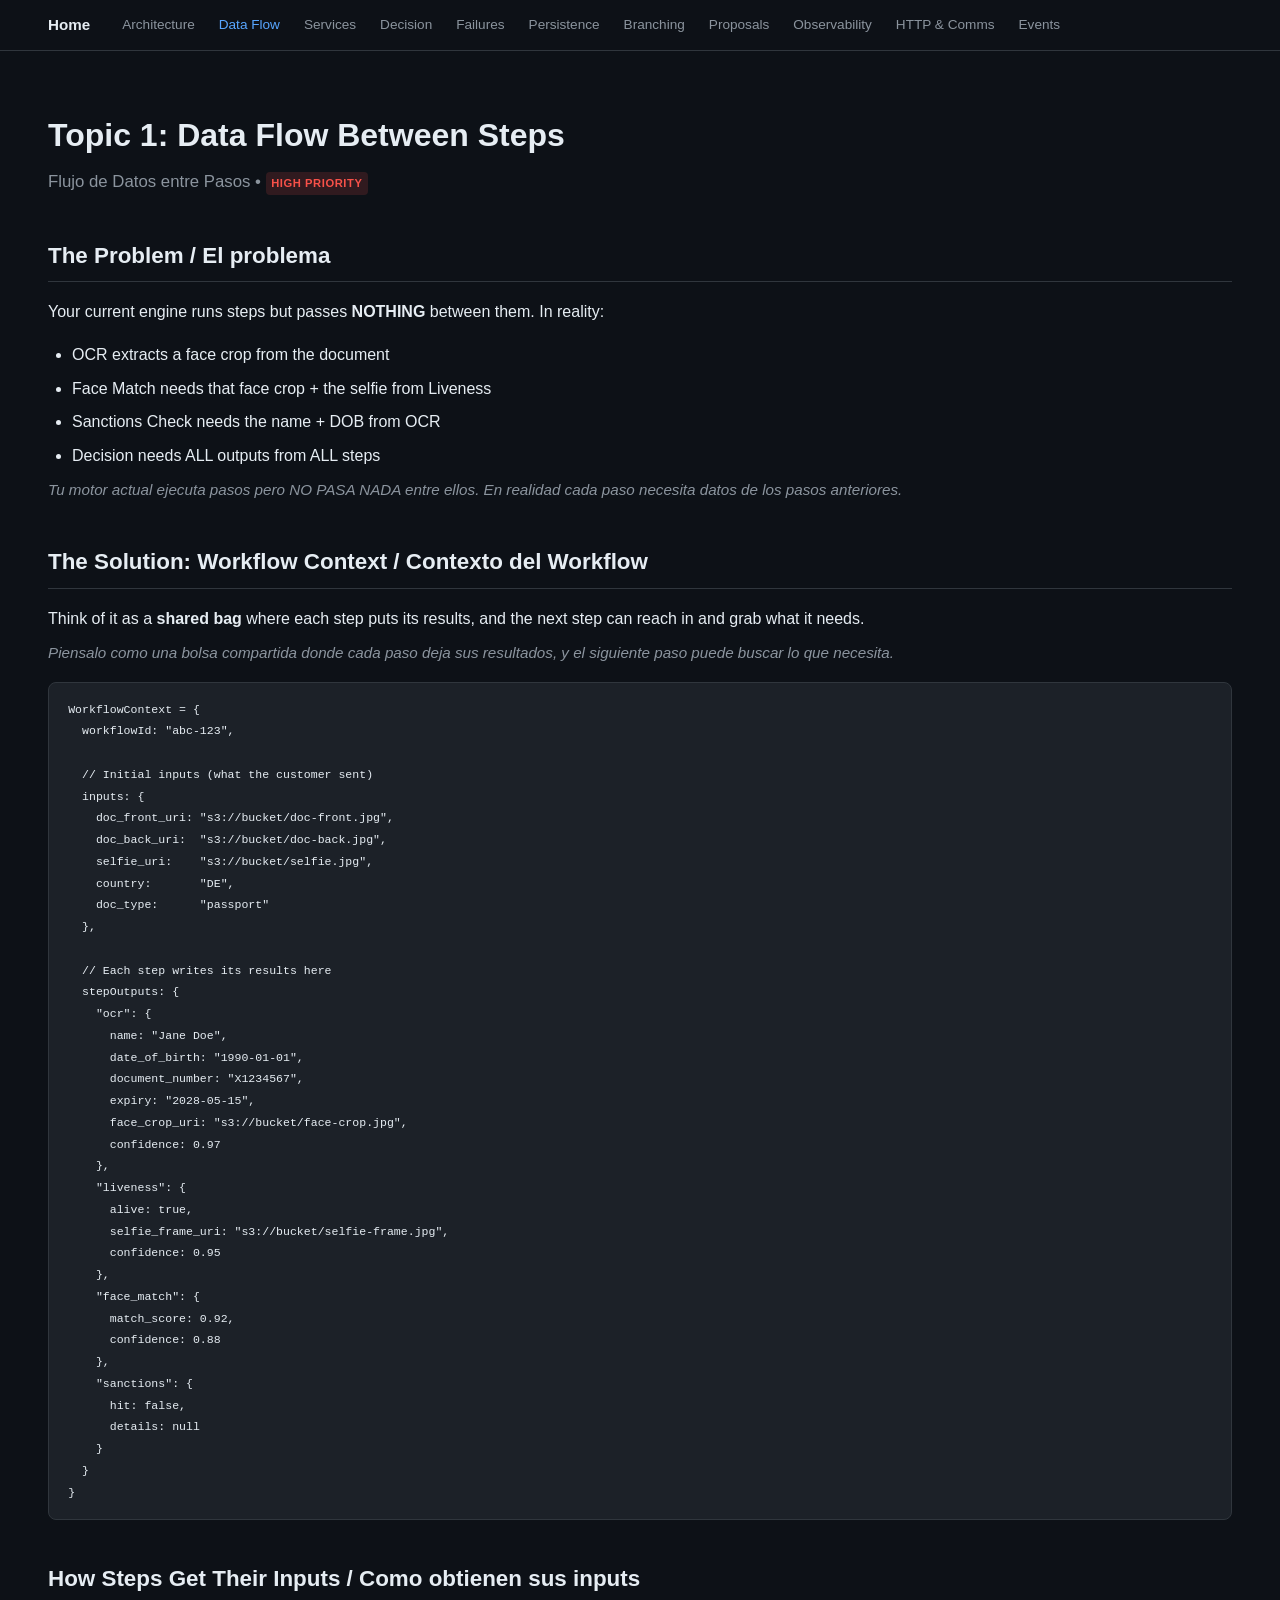
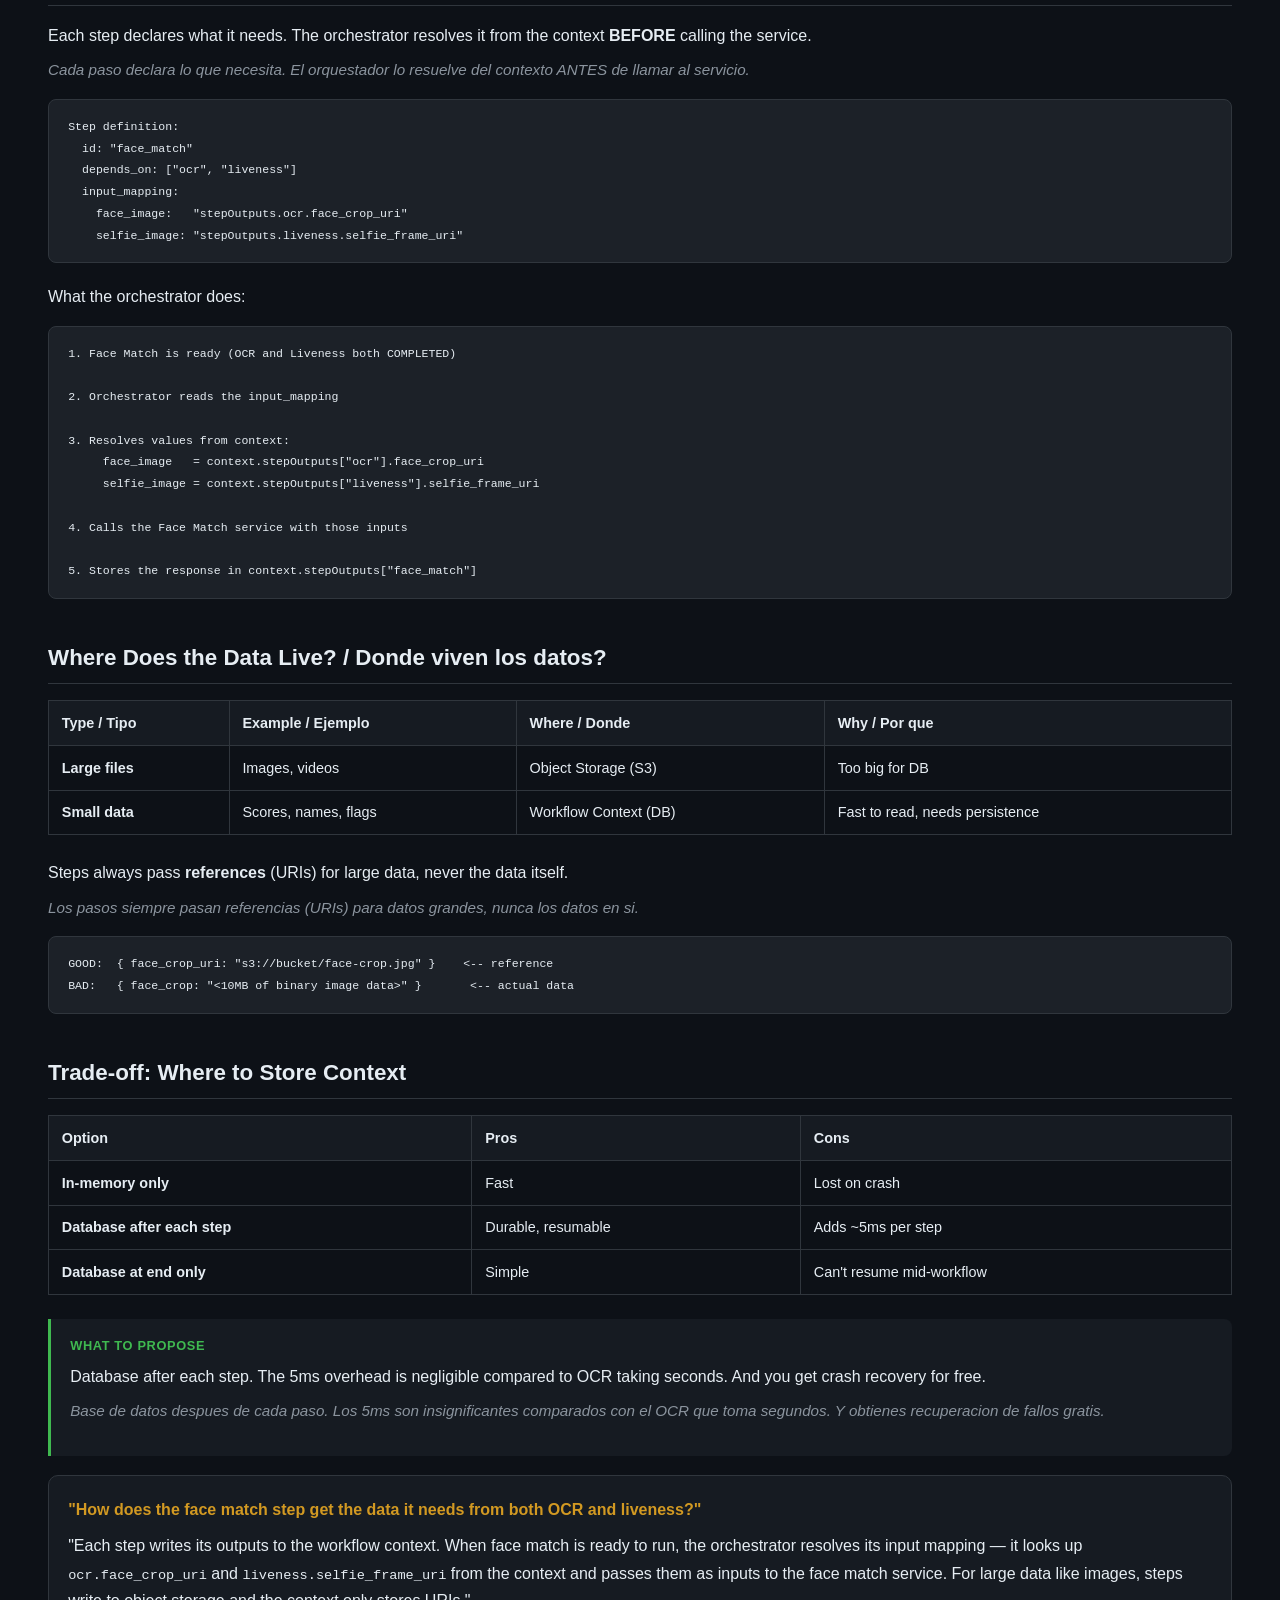
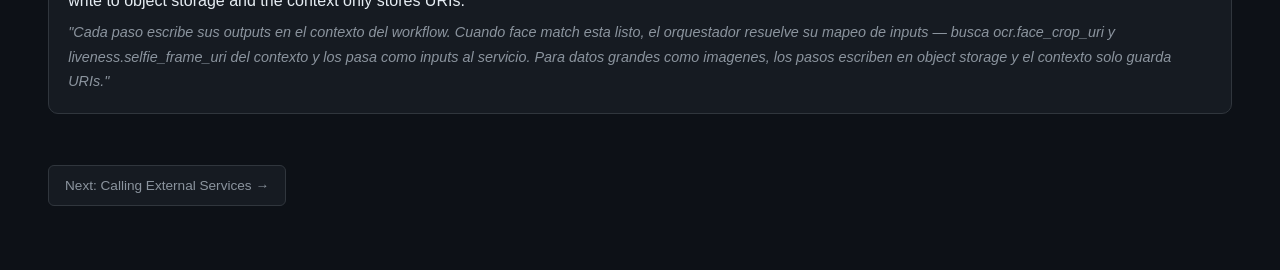
<file: topic-1.html>
<!DOCTYPE html>
<html lang="en">
<head>
  <meta charset="UTF-8">
  <meta name="viewport" content="width=device-width, initial-scale=1.0">
  <title>Topic 1: Data Flow — Interview Prep</title>
  <link rel="stylesheet" href="style.css">
</head>
<body>

<nav class="nav">
  <div class="nav-inner">
    <a href="index.html" class="brand">Home</a>
    <a href="architecture.html">Architecture</a>
    <a href="topic-1.html" class="active">Data Flow</a>
    <a href="topic-2.html">Services</a>
    <a href="topic-3.html">Decision</a>
    <a href="topic-4.html">Failures</a>
    <a href="topic-5.html">Persistence</a>
    <a href="topic-6.html">Branching</a>
    <a href="topic-7.html">Proposals</a>
    <a href="topic-8.html">Observability</a>
    <a href="topic-9.html">HTTP &amp; Comms</a>
    <a href="topic-10.html">Events</a>
  </div>
</nav>

<div class="container">

  <h1>Topic 1: Data Flow Between Steps</h1>
  <p class="subtitle">Flujo de Datos entre Pasos &bull; <span class="tag tag-high">High Priority</span></p>

  <!-- ============ PROBLEM ============ -->
  <h2>The Problem / El problema</h2>

  <p>Your current engine runs steps but passes <strong>NOTHING</strong> between them. In reality:</p>
  <ul>
    <li>OCR extracts a face crop from the document</li>
    <li>Face Match needs that face crop + the selfie from Liveness</li>
    <li>Sanctions Check needs the name + DOB from OCR</li>
    <li>Decision needs ALL outputs from ALL steps</li>
  </ul>
  <p class="es">Tu motor actual ejecuta pasos pero NO PASA NADA entre ellos. En realidad cada paso necesita datos de los pasos anteriores.</p>

  <!-- ============ SOLUTION ============ -->
  <h2>The Solution: Workflow Context / Contexto del Workflow</h2>

  <p>Think of it as a <strong>shared bag</strong> where each step puts its results, and the next step can reach in and grab what it needs.</p>
  <p class="es">Piensalo como una bolsa compartida donde cada paso deja sus resultados, y el siguiente paso puede buscar lo que necesita.</p>

<pre><code>WorkflowContext = {
  workflowId: "abc-123",

  // Initial inputs (what the customer sent)
  inputs: {
    doc_front_uri: "s3://bucket/doc-front.jpg",
    doc_back_uri:  "s3://bucket/doc-back.jpg",
    selfie_uri:    "s3://bucket/selfie.jpg",
    country:       "DE",
    doc_type:      "passport"
  },

  // Each step writes its results here
  stepOutputs: {
    "ocr": {
      name: "Jane Doe",
      date_of_birth: "1990-01-01",
      document_number: "X1234567",
      expiry: "2028-05-15",
      face_crop_uri: "s3://bucket/face-crop.jpg",
      confidence: 0.97
    },
    "liveness": {
      alive: true,
      selfie_frame_uri: "s3://bucket/selfie-frame.jpg",
      confidence: 0.95
    },
    "face_match": {
      match_score: 0.92,
      confidence: 0.88
    },
    "sanctions": {
      hit: false,
      details: null
    }
  }
}</code></pre>

  <!-- ============ HOW STEPS GET INPUTS ============ -->
  <h2>How Steps Get Their Inputs / Como obtienen sus inputs</h2>

  <p>Each step declares what it needs. The orchestrator resolves it from the context <strong>BEFORE</strong> calling the service.</p>
  <p class="es">Cada paso declara lo que necesita. El orquestador lo resuelve del contexto ANTES de llamar al servicio.</p>

<pre><code>Step definition:
  id: "face_match"
  depends_on: ["ocr", "liveness"]
  input_mapping:
    face_image:   "stepOutputs.ocr.face_crop_uri"
    selfie_image: "stepOutputs.liveness.selfie_frame_uri"</code></pre>

  <p>What the orchestrator does:</p>

<pre><code>1. Face Match is ready (OCR and Liveness both COMPLETED)

2. Orchestrator reads the input_mapping

3. Resolves values from context:
     face_image   = context.stepOutputs["ocr"].face_crop_uri
     selfie_image = context.stepOutputs["liveness"].selfie_frame_uri

4. Calls the Face Match service with those inputs

5. Stores the response in context.stepOutputs["face_match"]</code></pre>

  <!-- ============ WHERE DATA LIVES ============ -->
  <h2>Where Does the Data Live? / Donde viven los datos?</h2>

  <table>
    <tr>
      <th>Type / Tipo</th>
      <th>Example / Ejemplo</th>
      <th>Where / Donde</th>
      <th>Why / Por que</th>
    </tr>
    <tr>
      <td><strong>Large files</strong></td>
      <td>Images, videos</td>
      <td>Object Storage (S3)</td>
      <td>Too big for DB</td>
    </tr>
    <tr>
      <td><strong>Small data</strong></td>
      <td>Scores, names, flags</td>
      <td>Workflow Context (DB)</td>
      <td>Fast to read, needs persistence</td>
    </tr>
  </table>

  <p>Steps always pass <strong>references</strong> (URIs) for large data, never the data itself.</p>
  <p class="es">Los pasos siempre pasan referencias (URIs) para datos grandes, nunca los datos en si.</p>

<pre><code>GOOD:  { face_crop_uri: "s3://bucket/face-crop.jpg" }    &lt;-- reference
BAD:   { face_crop: "&lt;10MB of binary image data&gt;" }       &lt;-- actual data</code></pre>

  <!-- ============ TRADE-OFF ============ -->
  <h2>Trade-off: Where to Store Context</h2>

  <table>
    <tr><th>Option</th><th>Pros</th><th>Cons</th></tr>
    <tr><td><strong>In-memory only</strong></td><td>Fast</td><td>Lost on crash</td></tr>
    <tr><td><strong>Database after each step</strong></td><td>Durable, resumable</td><td>Adds ~5ms per step</td></tr>
    <tr><td><strong>Database at end only</strong></td><td>Simple</td><td>Can't resume mid-workflow</td></tr>
  </table>

  <div class="callout success">
    <div class="label">What to propose</div>
    <p>Database after each step. The 5ms overhead is negligible compared to OCR taking seconds. And you get crash recovery for free.</p>
    <p class="es">Base de datos despues de cada paso. Los 5ms son insignificantes comparados con el OCR que toma segundos. Y obtienes recuperacion de fallos gratis.</p>
  </div>

  <!-- ============ Q&A ============ -->
  <div class="qa">
    <div class="question">"How does the face match step get the data it needs from both OCR and liveness?"</div>
    <div class="answer">"Each step writes its outputs to the workflow context. When face match is ready to run, the orchestrator resolves its input mapping — it looks up <code>ocr.face_crop_uri</code> and <code>liveness.selfie_frame_uri</code> from the context and passes them as inputs to the face match service. For large data like images, steps write to object storage and the context only stores URIs."</div>
    <div class="answer-es">"Cada paso escribe sus outputs en el contexto del workflow. Cuando face match esta listo, el orquestador resuelve su mapeo de inputs — busca ocr.face_crop_uri y liveness.selfie_frame_uri del contexto y los pasa como inputs al servicio. Para datos grandes como imagenes, los pasos escriben en object storage y el contexto solo guarda URIs."</div>
  </div>

  <a href="topic-2.html" class="back-top">Next: Calling External Services &rarr;</a>

</div>
</body>
</html>
</file>
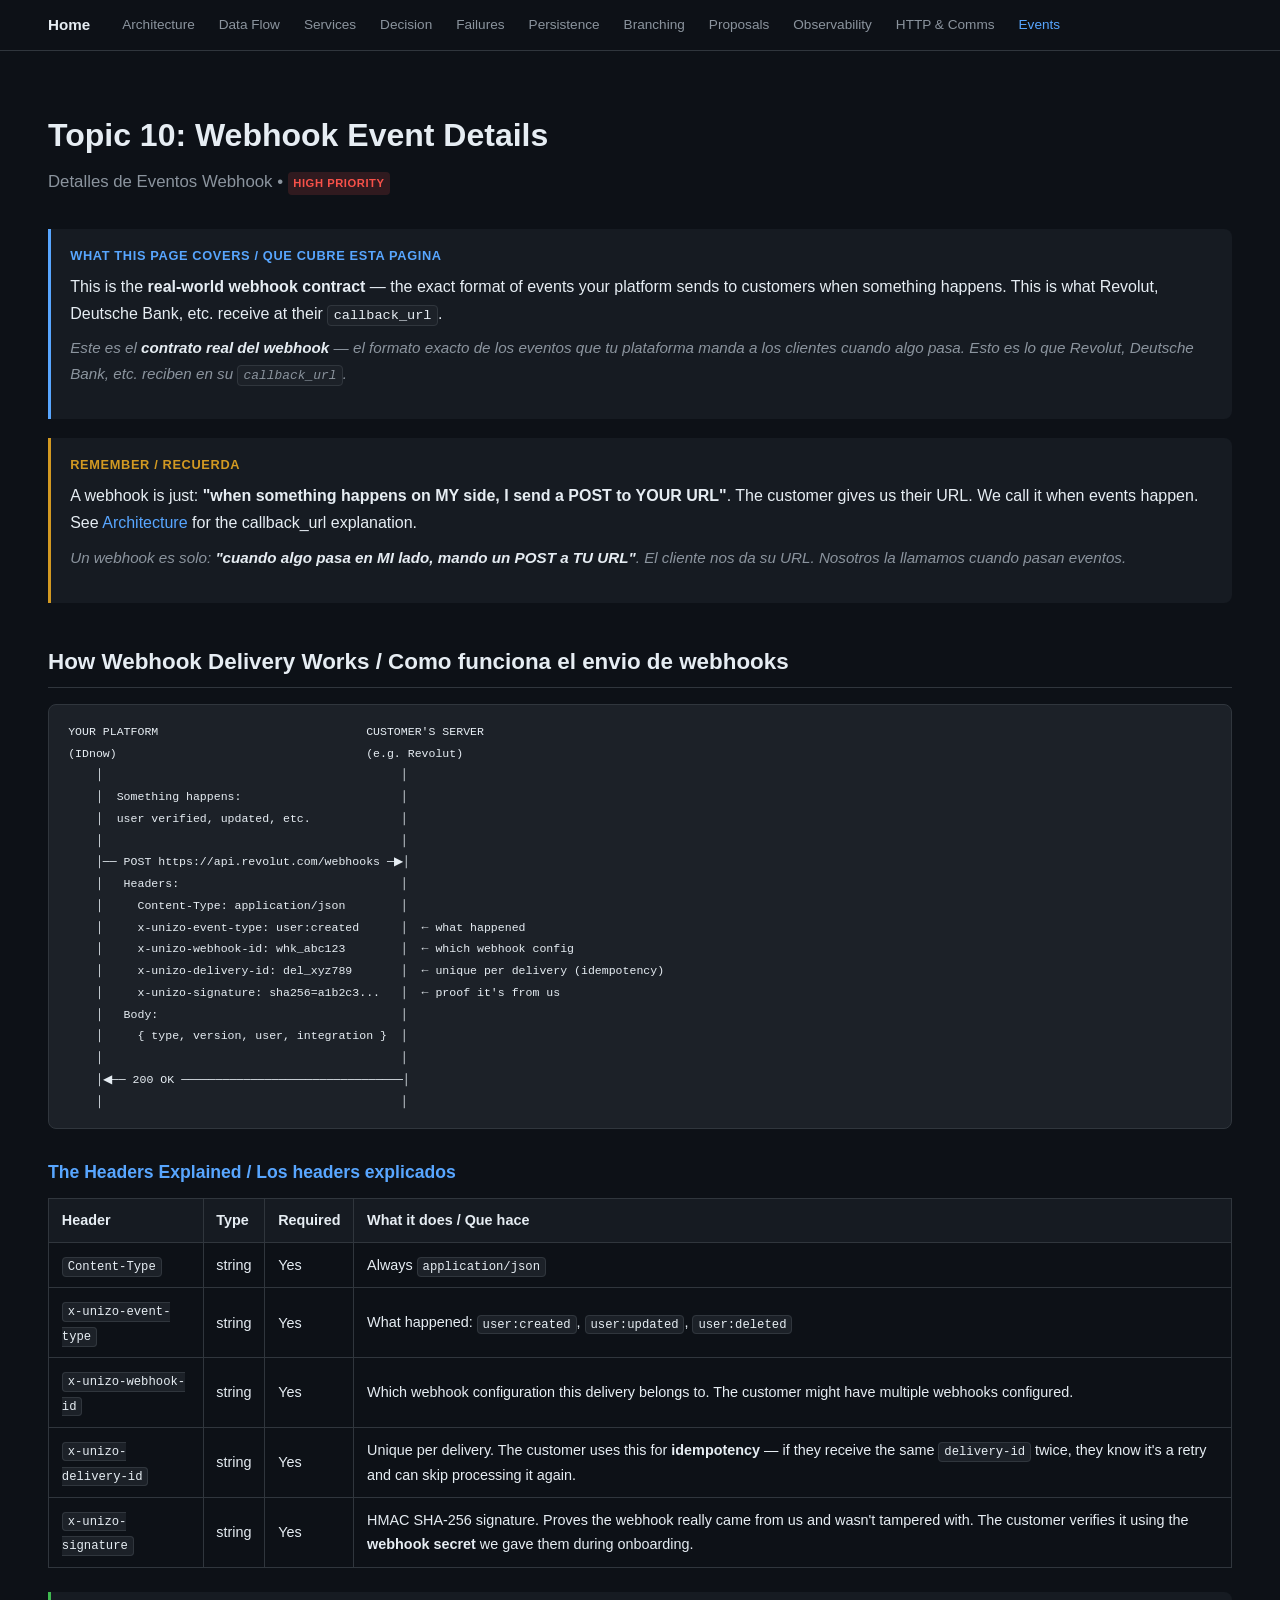
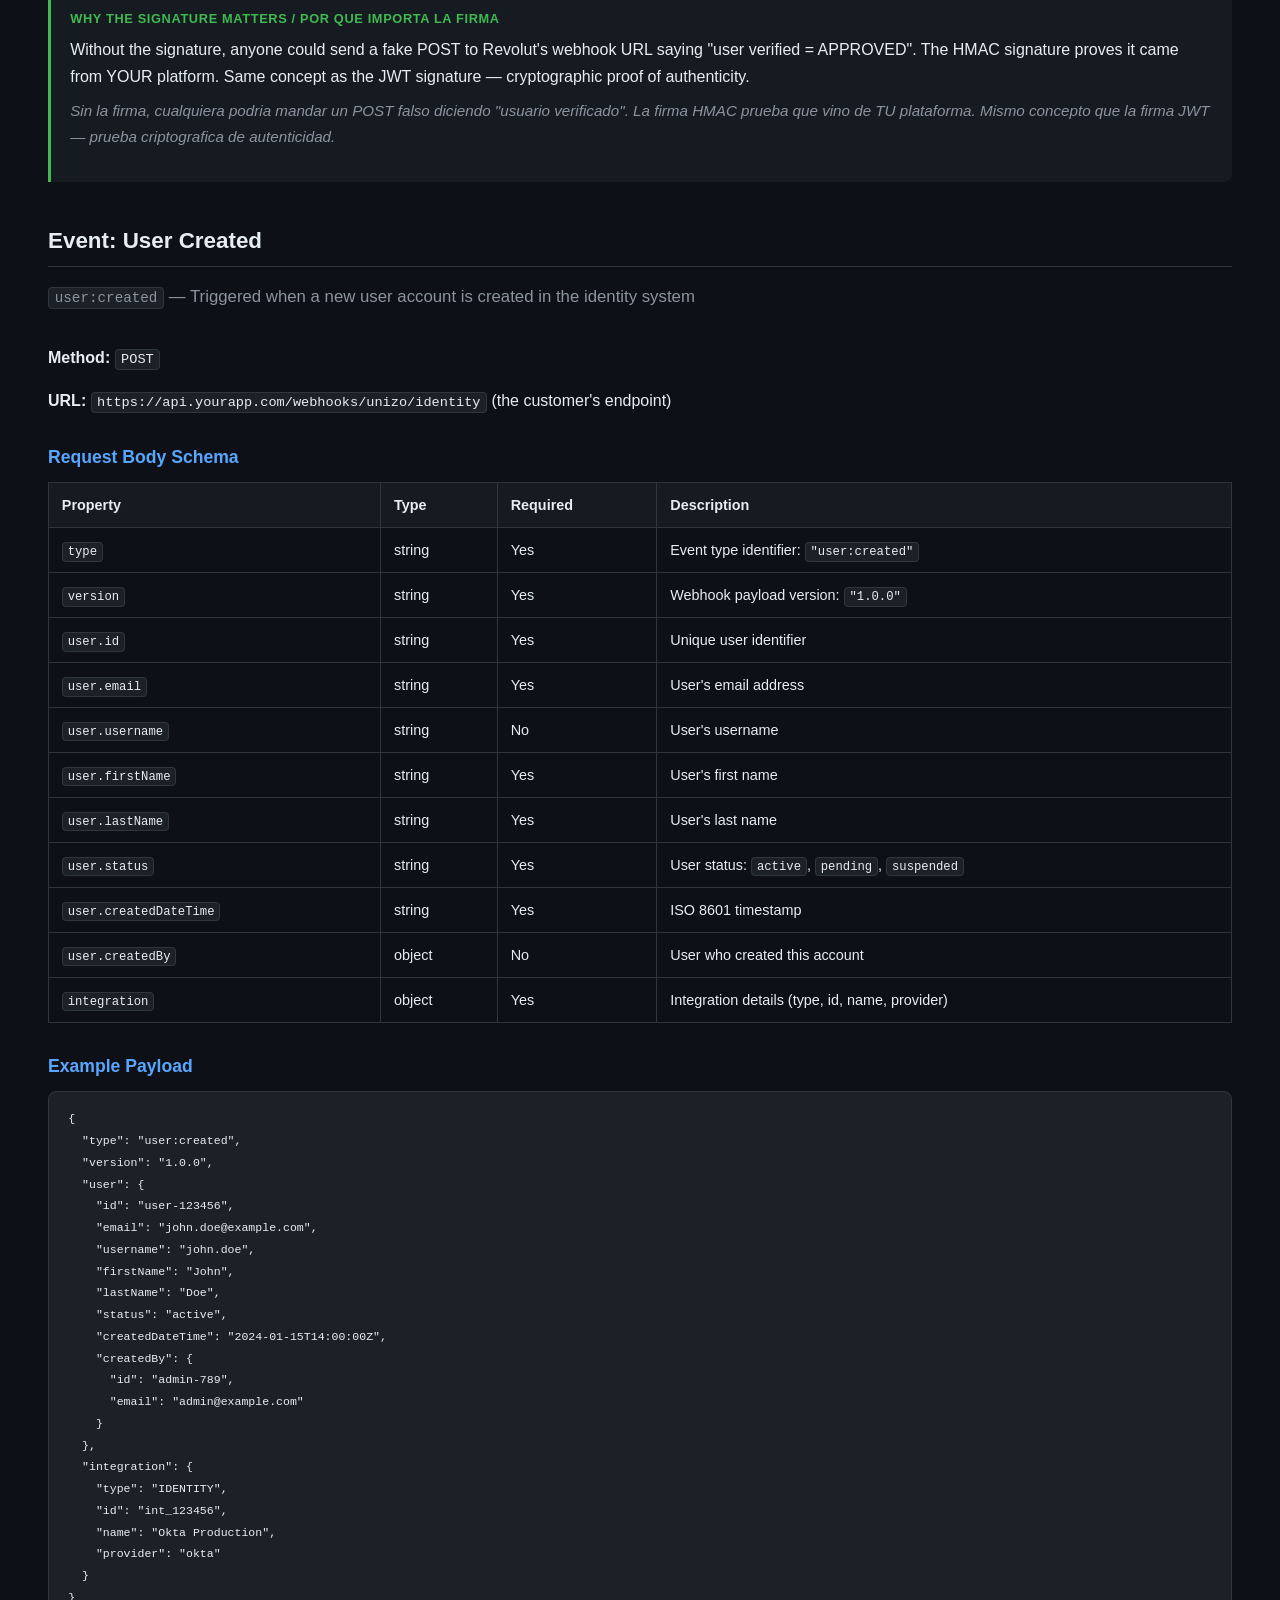
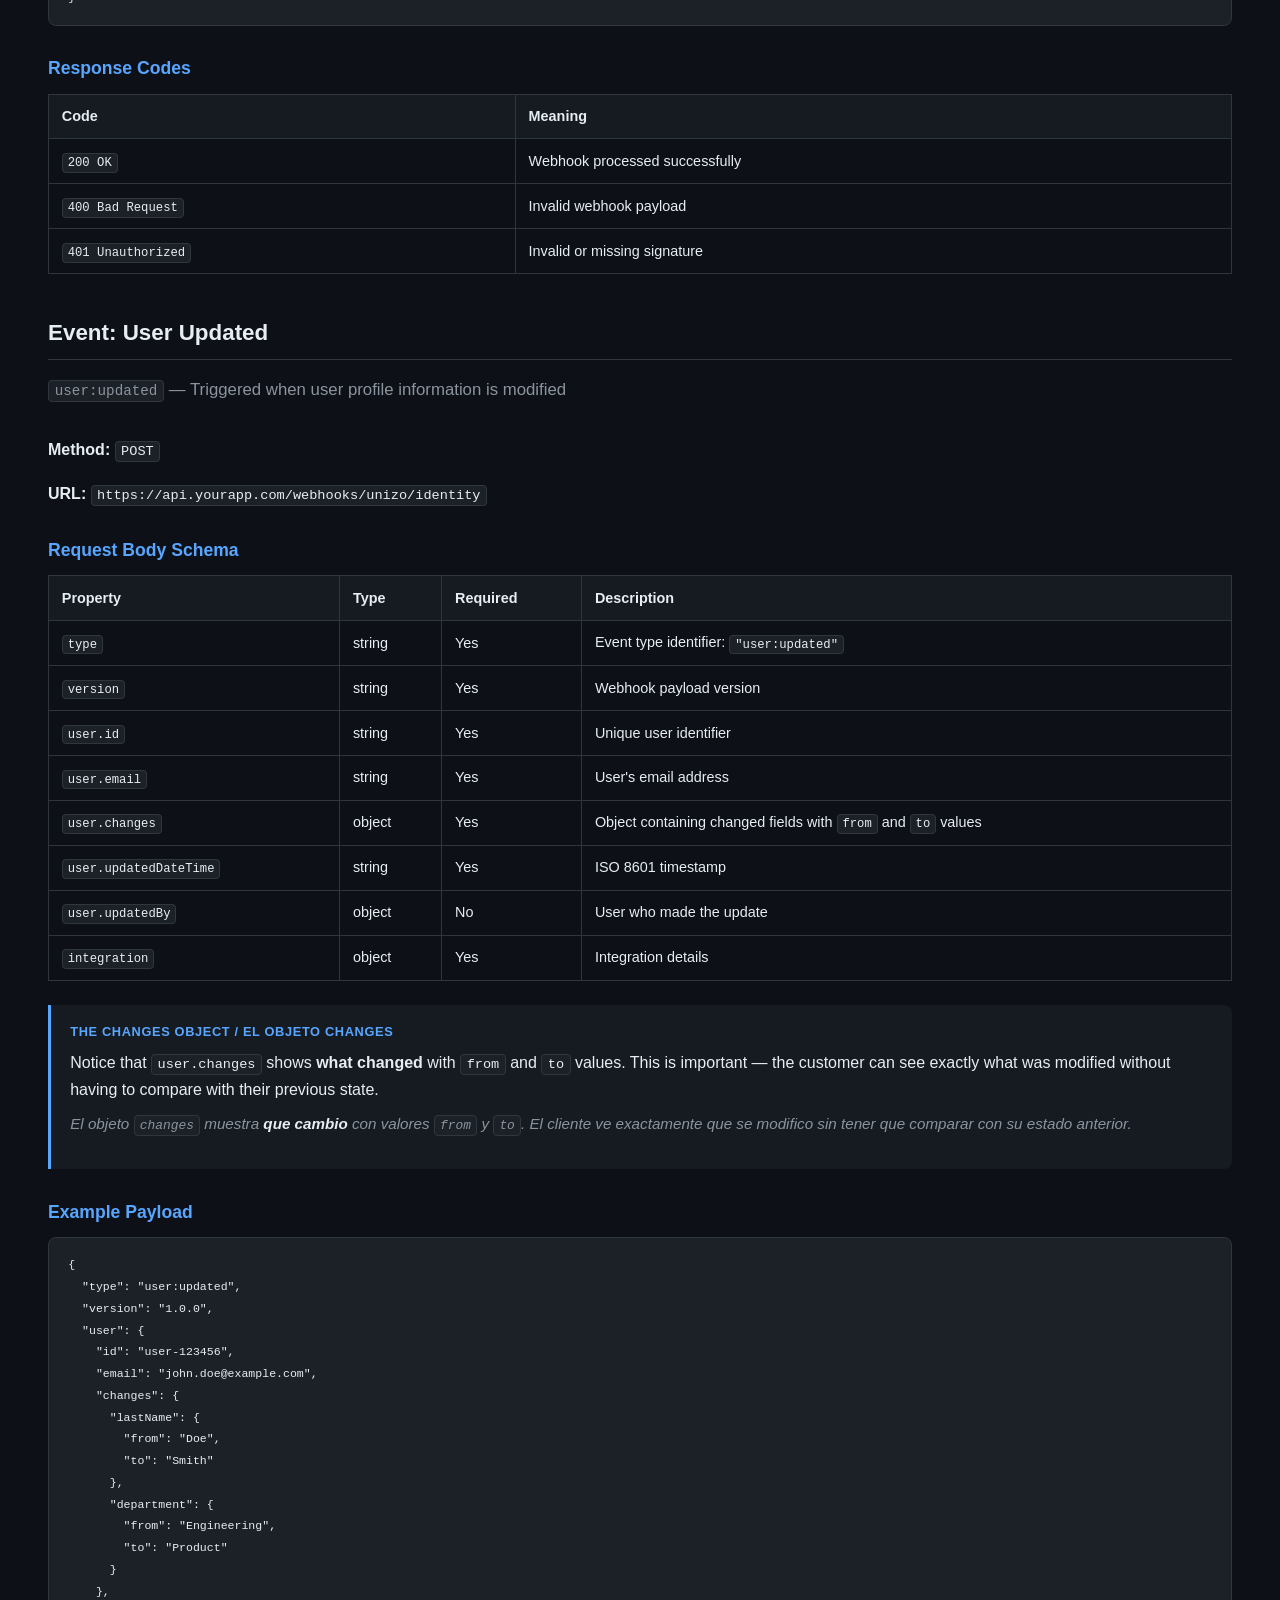
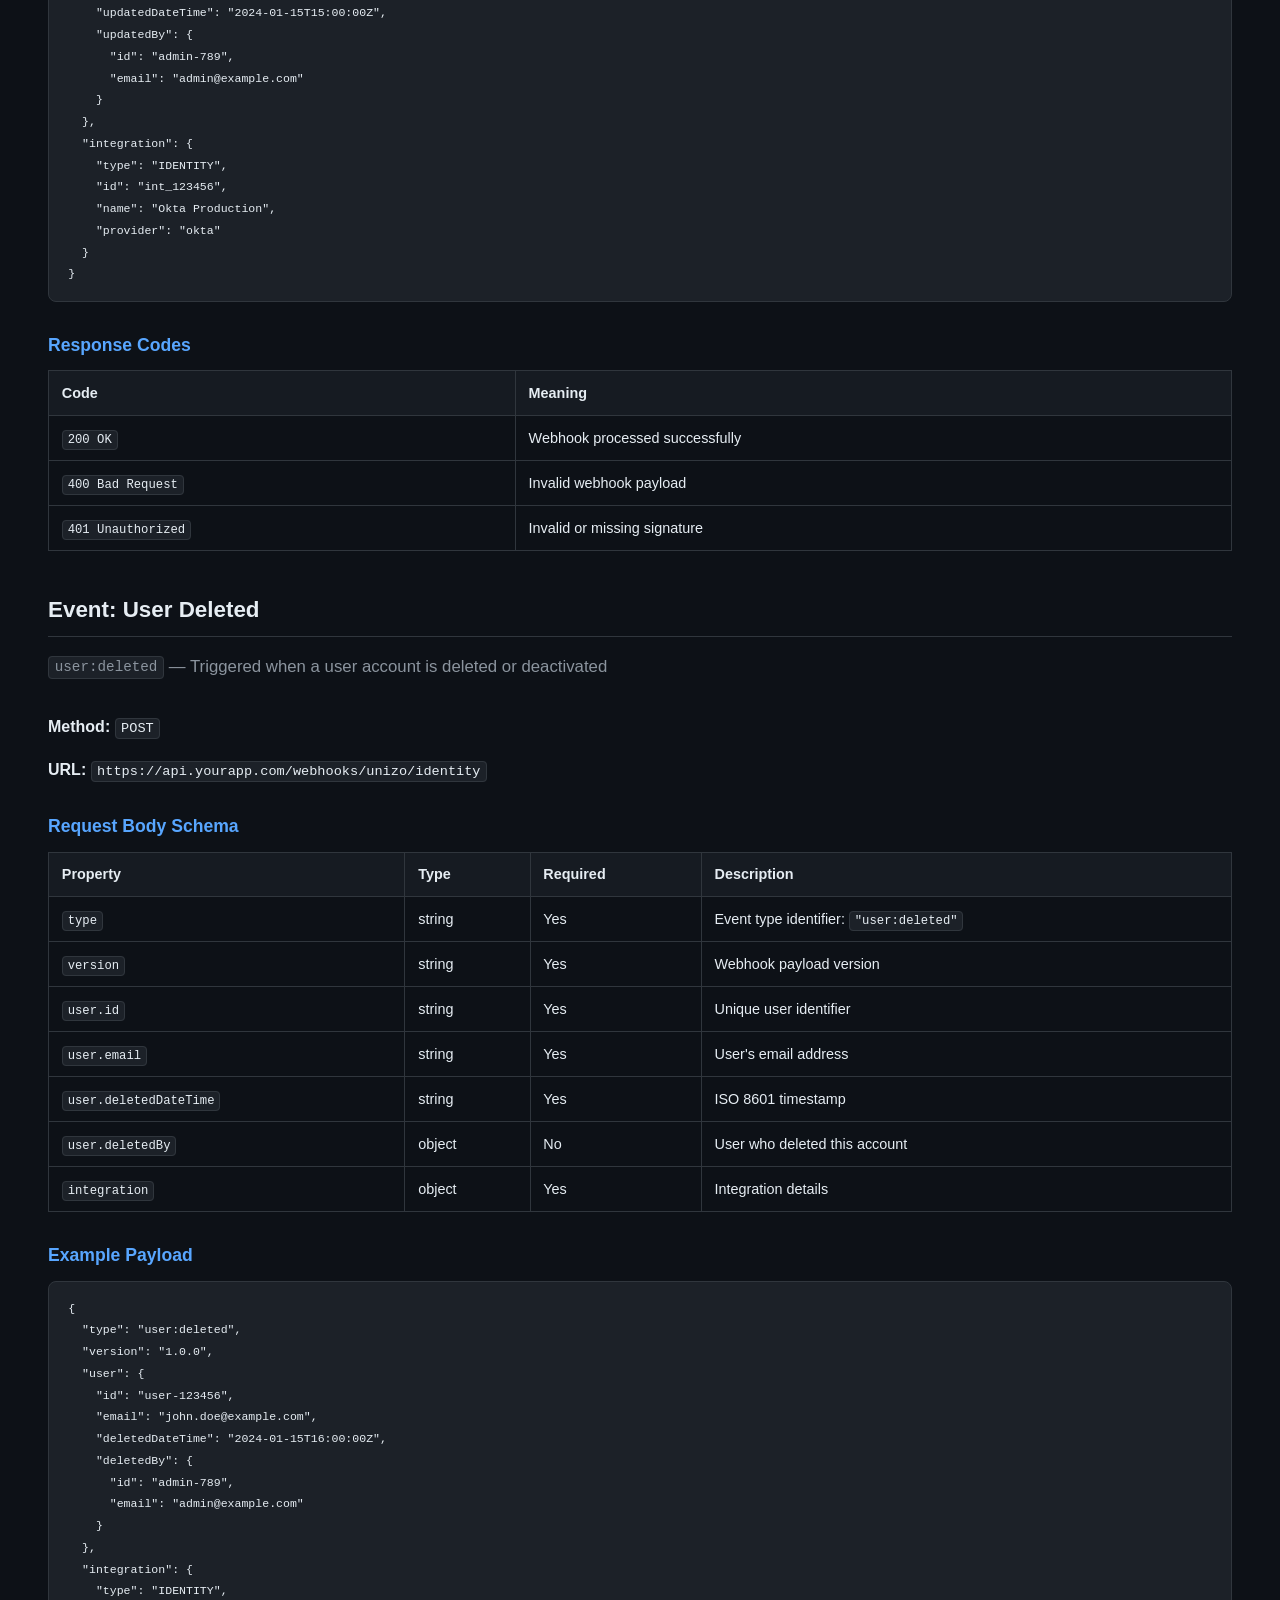
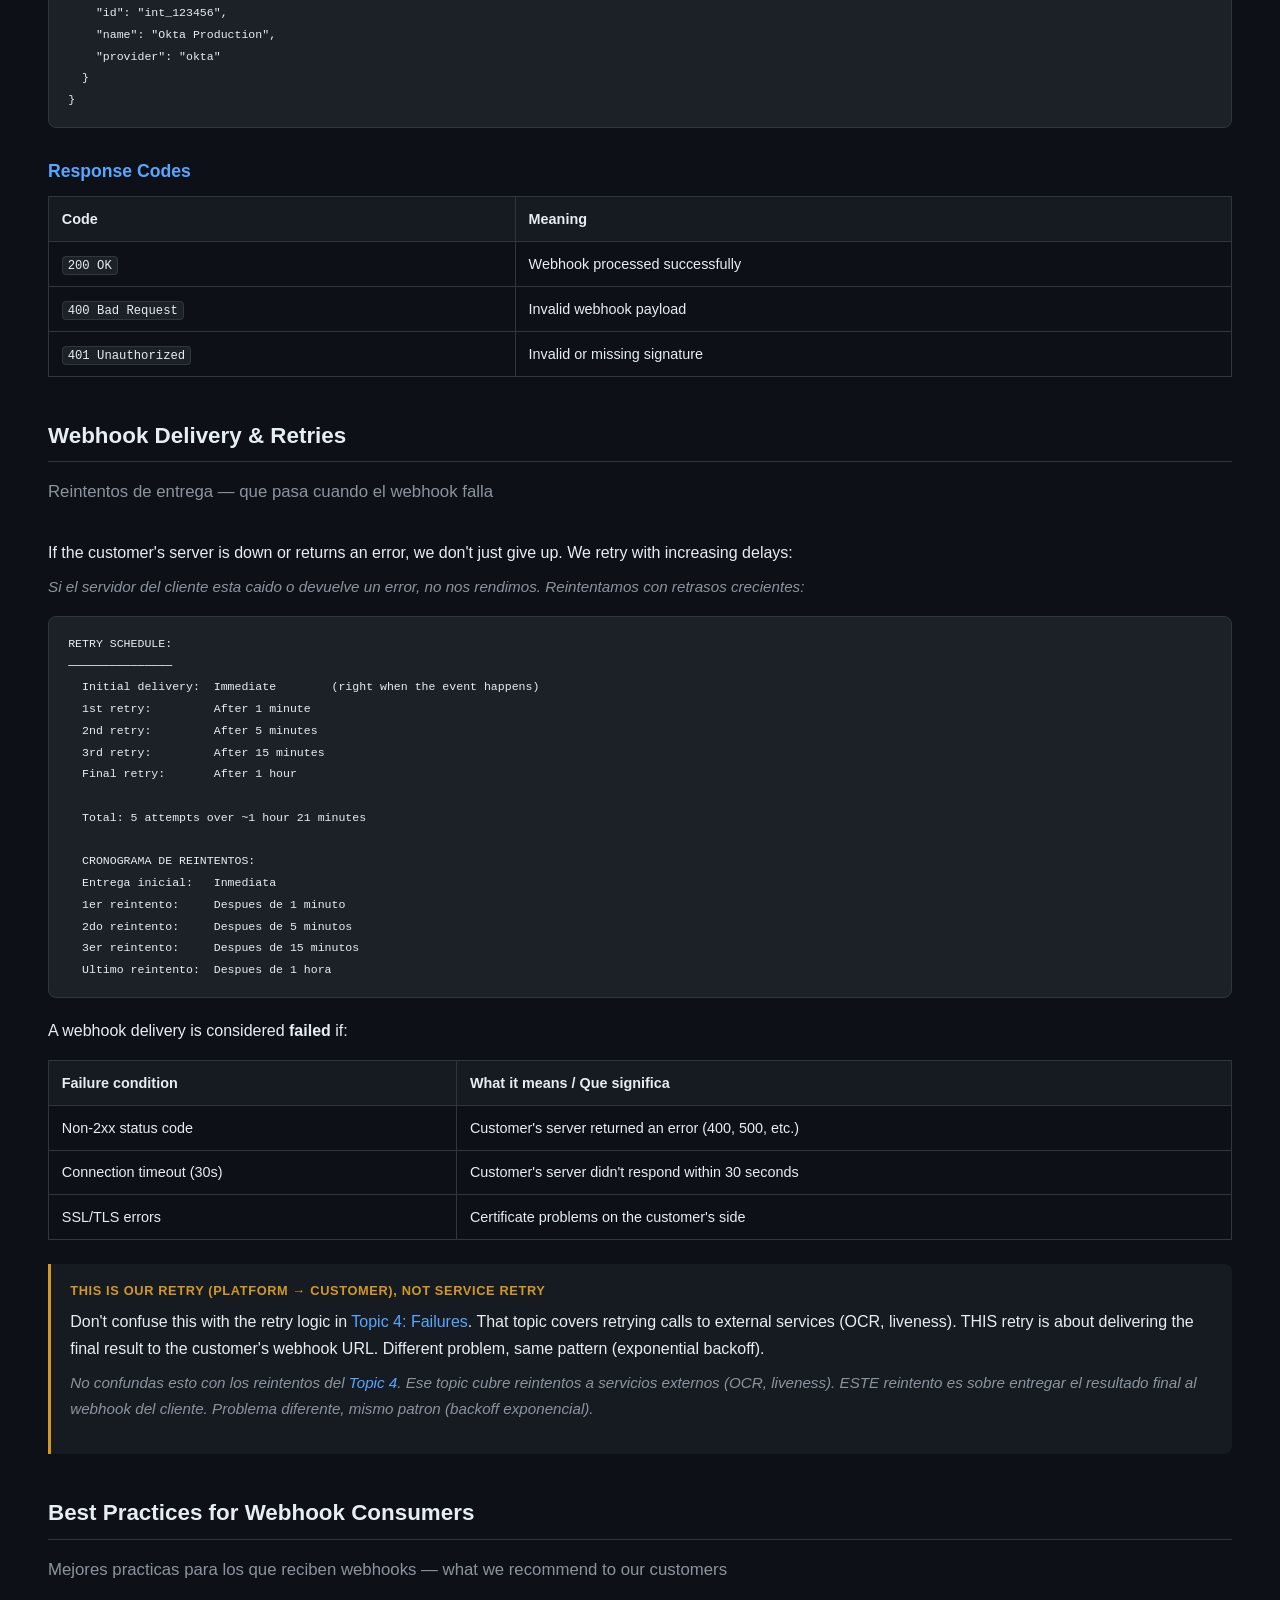
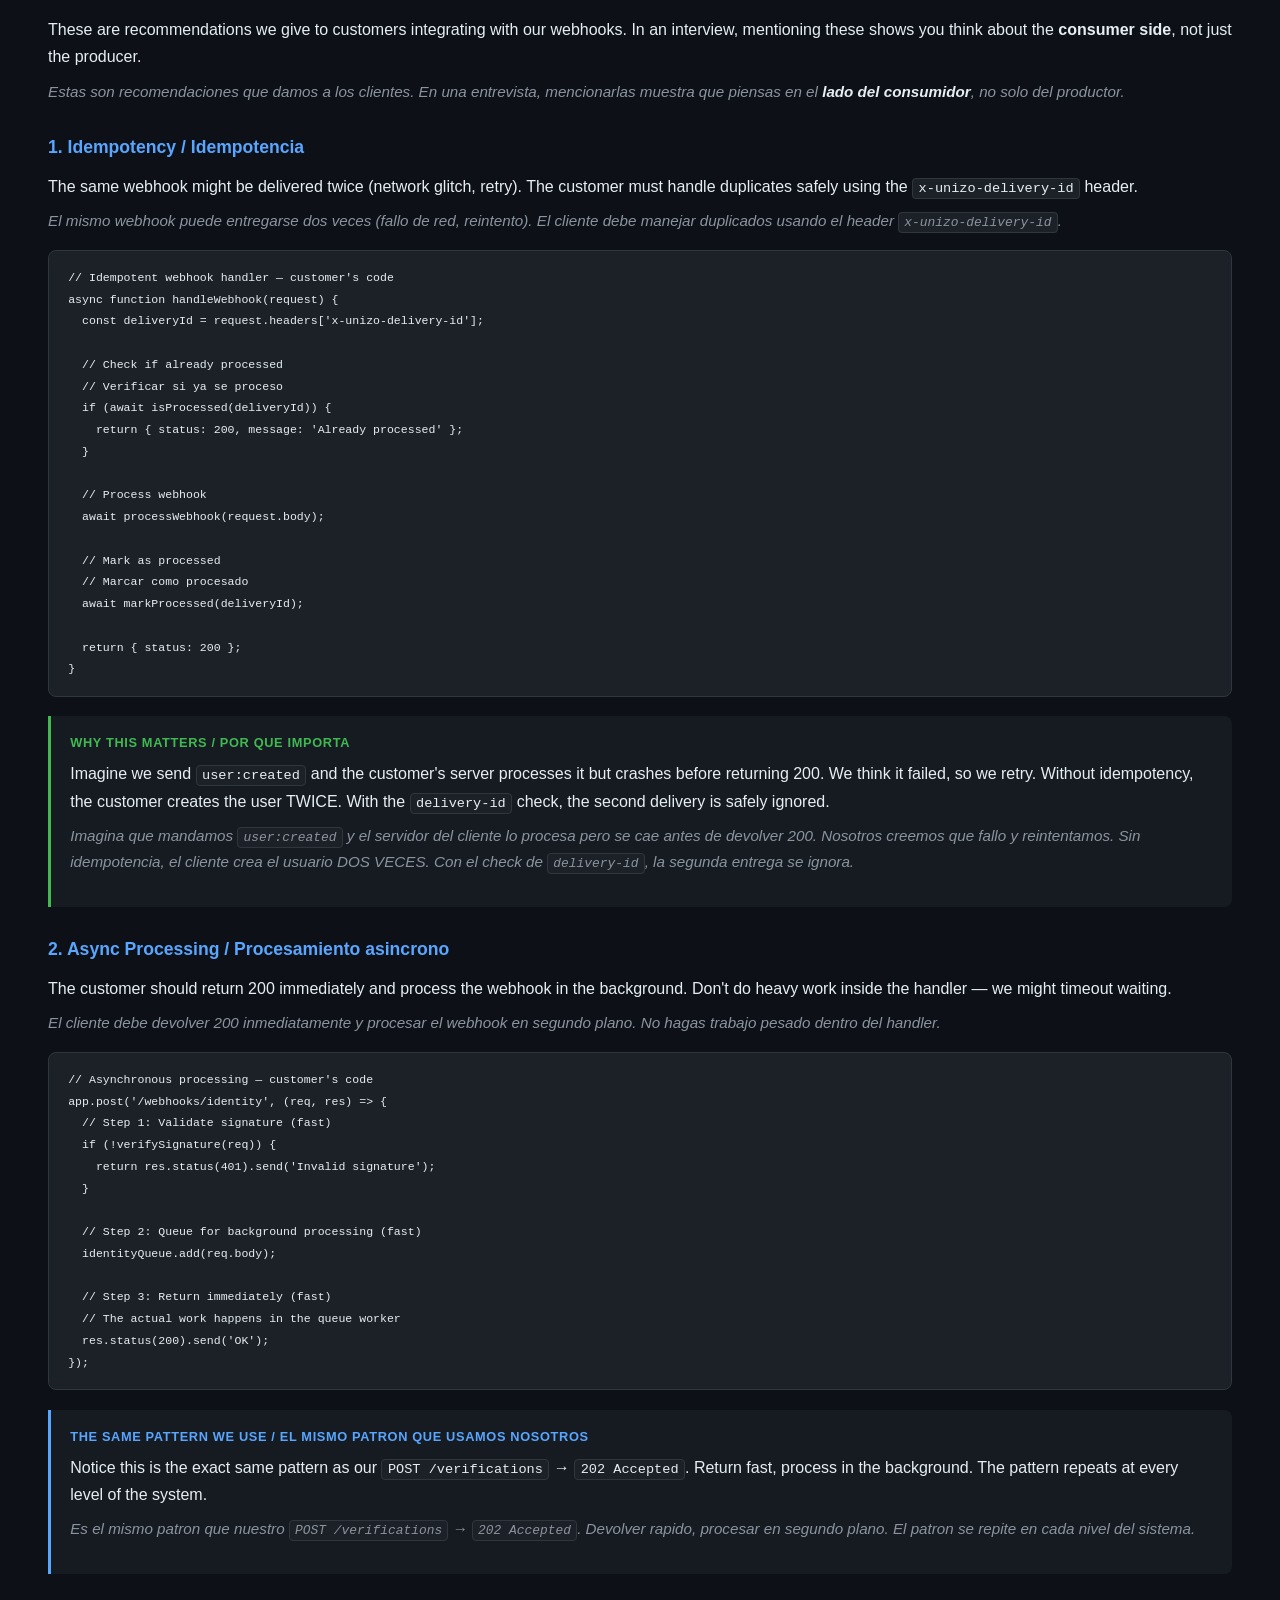
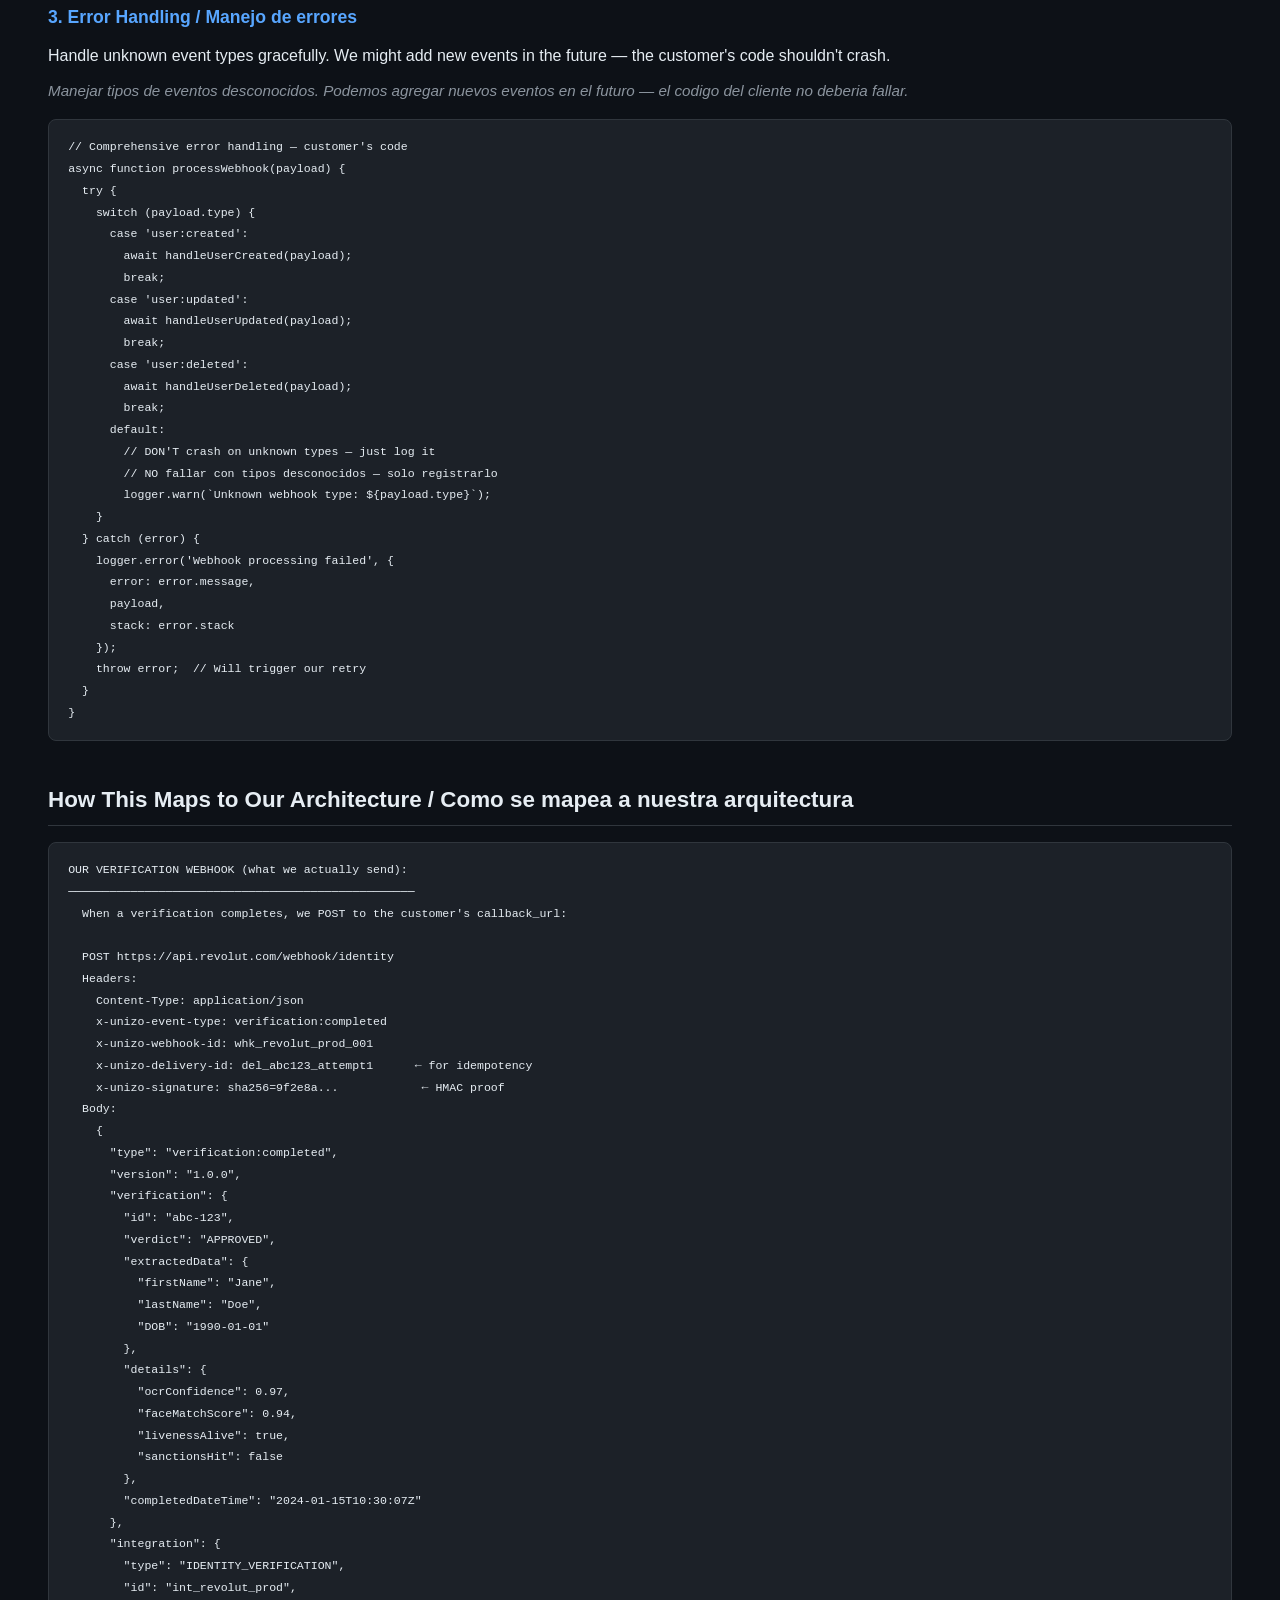
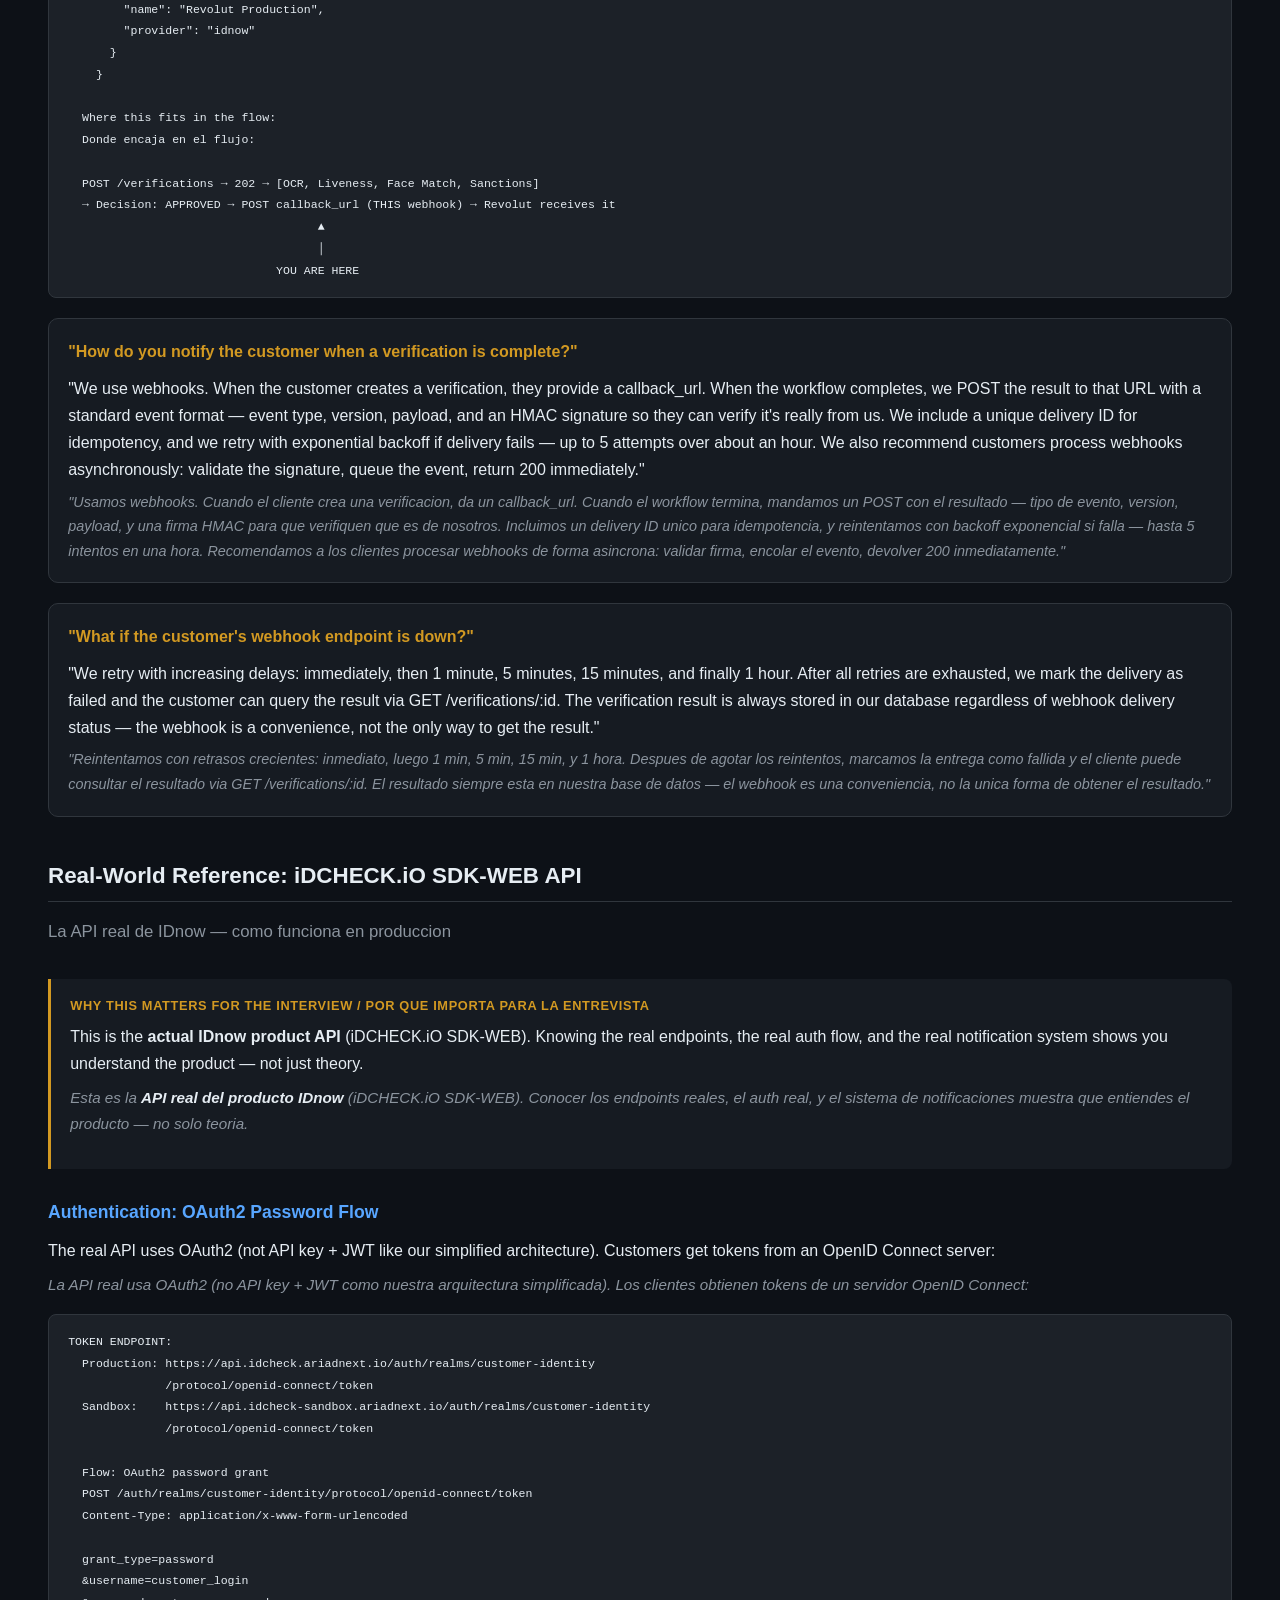
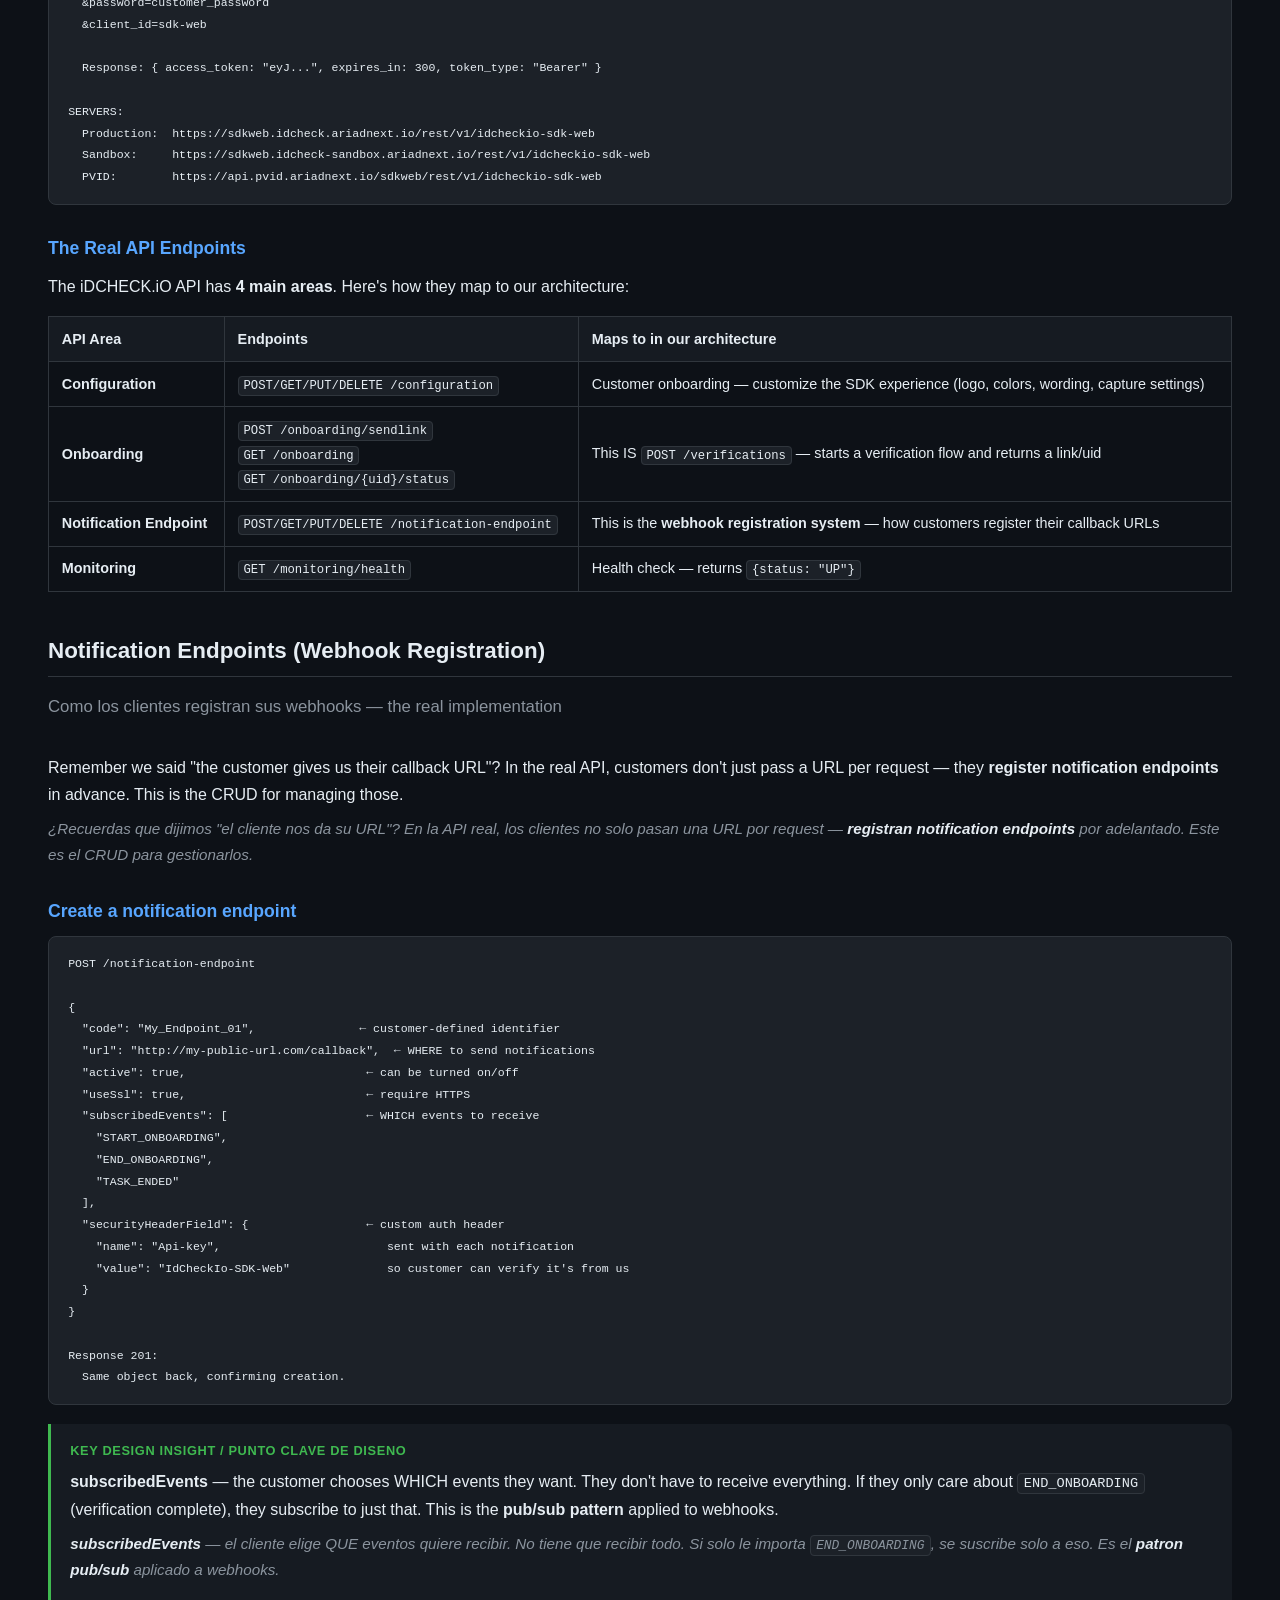
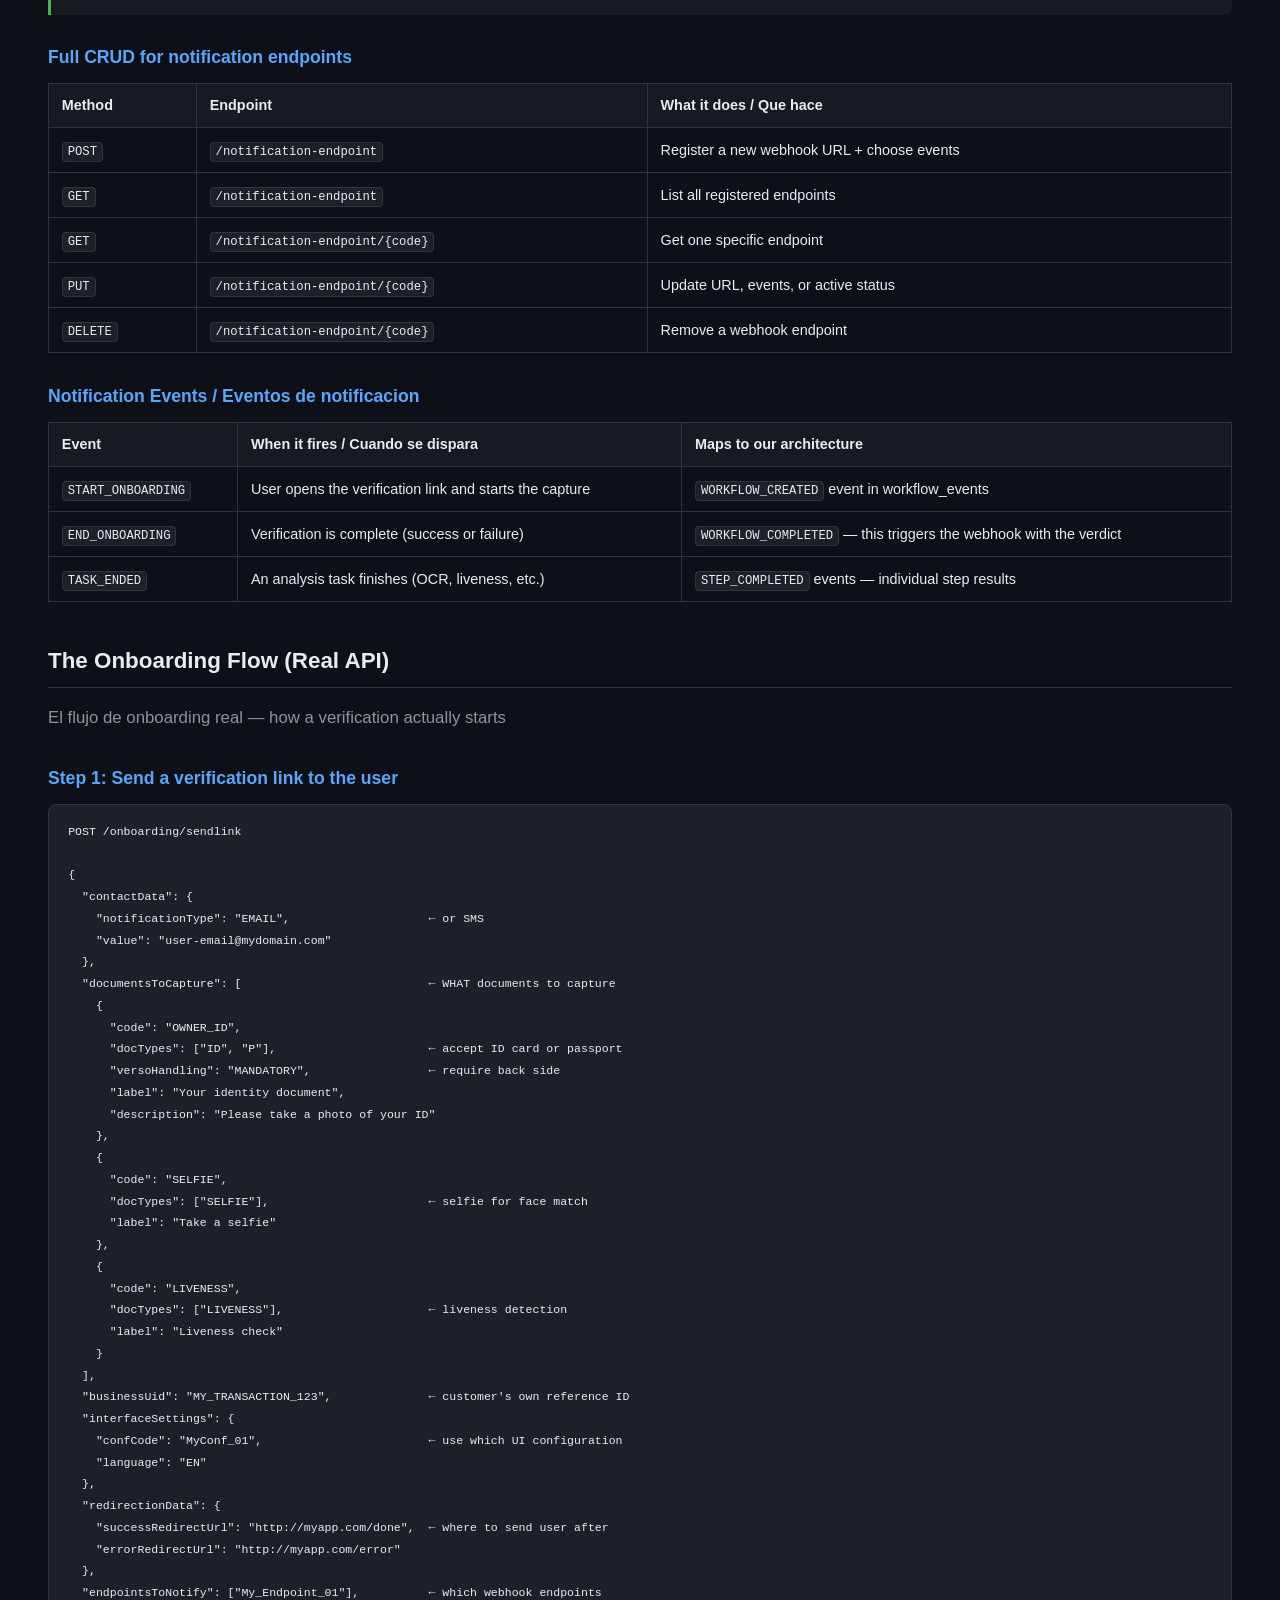
<file: topic-10.html>
<!DOCTYPE html>
<html lang="en">
<head>
  <meta charset="UTF-8">
  <meta name="viewport" content="width=device-width, initial-scale=1.0">
  <title>Topic 10: Webhook Event Details — Interview Prep</title>
  <link rel="stylesheet" href="style.css">
</head>
<body>

<nav class="nav">
  <div class="nav-inner">
    <a href="index.html" class="brand">Home</a>
    <a href="architecture.html">Architecture</a>
    <a href="topic-1.html">Data Flow</a>
    <a href="topic-2.html">Services</a>
    <a href="topic-3.html">Decision</a>
    <a href="topic-4.html">Failures</a>
    <a href="topic-5.html">Persistence</a>
    <a href="topic-6.html">Branching</a>
    <a href="topic-7.html">Proposals</a>
    <a href="topic-8.html">Observability</a>
    <a href="topic-9.html">HTTP &amp; Comms</a>
    <a href="topic-10.html" class="active">Events</a>
  </div>
</nav>

<div class="container">

  <h1>Topic 10: Webhook Event Details</h1>
  <p class="subtitle">Detalles de Eventos Webhook &bull; <span class="tag tag-high">High Priority</span></p>

  <div class="callout">
    <div class="label">What this page covers / Que cubre esta pagina</div>
    <p>This is the <strong>real-world webhook contract</strong> — the exact format of events your platform sends to customers when something happens. This is what Revolut, Deutsche Bank, etc. receive at their <code>callback_url</code>.</p>
    <p class="es">Este es el <strong>contrato real del webhook</strong> — el formato exacto de los eventos que tu plataforma manda a los clientes cuando algo pasa. Esto es lo que Revolut, Deutsche Bank, etc. reciben en su <code>callback_url</code>.</p>
  </div>

  <div class="callout warn">
    <div class="label">Remember / Recuerda</div>
    <p>A webhook is just: <strong>"when something happens on MY side, I send a POST to YOUR URL"</strong>. The customer gives us their URL. We call it when events happen. See <a href="architecture.html">Architecture</a> for the callback_url explanation.</p>
    <p class="es">Un webhook es solo: <strong>"cuando algo pasa en MI lado, mando un POST a TU URL"</strong>. El cliente nos da su URL. Nosotros la llamamos cuando pasan eventos.</p>
  </div>

  <!-- ============ HOW WEBHOOKS WORK ============ -->
  <h2>How Webhook Delivery Works / Como funciona el envio de webhooks</h2>

<pre><code>YOUR PLATFORM                              CUSTOMER'S SERVER
(IDnow)                                    (e.g. Revolut)
    │                                           │
    │  Something happens:                       │
    │  user verified, updated, etc.             │
    │                                           │
    │── POST https://api.revolut.com/webhooks ─▶│
    │   Headers:                                │
    │     Content-Type: application/json        │
    │     x-unizo-event-type: user:created      │  ← what happened
    │     x-unizo-webhook-id: whk_abc123        │  ← which webhook config
    │     x-unizo-delivery-id: del_xyz789       │  ← unique per delivery (idempotency)
    │     x-unizo-signature: sha256=a1b2c3...   │  ← proof it's from us
    │   Body:                                   │
    │     { type, version, user, integration }  │
    │                                           │
    │◀── 200 OK ────────────────────────────────│
    │                                           │</code></pre>

  <h3>The Headers Explained / Los headers explicados</h3>

  <table>
    <tr><th>Header</th><th>Type</th><th>Required</th><th>What it does / Que hace</th></tr>
    <tr>
      <td><code>Content-Type</code></td>
      <td>string</td>
      <td>Yes</td>
      <td>Always <code>application/json</code></td>
    </tr>
    <tr>
      <td><code>x-unizo-event-type</code></td>
      <td>string</td>
      <td>Yes</td>
      <td>What happened: <code>user:created</code>, <code>user:updated</code>, <code>user:deleted</code></td>
    </tr>
    <tr>
      <td><code>x-unizo-webhook-id</code></td>
      <td>string</td>
      <td>Yes</td>
      <td>Which webhook configuration this delivery belongs to. The customer might have multiple webhooks configured.</td>
    </tr>
    <tr>
      <td><code>x-unizo-delivery-id</code></td>
      <td>string</td>
      <td>Yes</td>
      <td>Unique per delivery. The customer uses this for <strong>idempotency</strong> — if they receive the same <code>delivery-id</code> twice, they know it's a retry and can skip processing it again.</td>
    </tr>
    <tr>
      <td><code>x-unizo-signature</code></td>
      <td>string</td>
      <td>Yes</td>
      <td>HMAC SHA-256 signature. Proves the webhook really came from us and wasn't tampered with. The customer verifies it using the <strong>webhook secret</strong> we gave them during onboarding.</td>
    </tr>
  </table>

  <div class="callout success">
    <div class="label">Why the signature matters / Por que importa la firma</div>
    <p>Without the signature, anyone could send a fake POST to Revolut's webhook URL saying "user verified = APPROVED". The HMAC signature proves it came from YOUR platform. Same concept as the JWT signature — cryptographic proof of authenticity.</p>
    <p class="es">Sin la firma, cualquiera podria mandar un POST falso diciendo "usuario verificado". La firma HMAC prueba que vino de TU plataforma. Mismo concepto que la firma JWT — prueba criptografica de autenticidad.</p>
  </div>

  <!-- ============ EVENT: USER CREATED ============ -->
  <h2>Event: User Created</h2>
  <p class="subtitle"><code>user:created</code> &mdash; Triggered when a new user account is created in the identity system</p>

  <p><strong>Method:</strong> <code>POST</code></p>
  <p><strong>URL:</strong> <code>https://api.yourapp.com/webhooks/unizo/identity</code> (the customer's endpoint)</p>

  <h3>Request Body Schema</h3>

  <table>
    <tr><th>Property</th><th>Type</th><th>Required</th><th>Description</th></tr>
    <tr><td><code>type</code></td><td>string</td><td>Yes</td><td>Event type identifier: <code>"user:created"</code></td></tr>
    <tr><td><code>version</code></td><td>string</td><td>Yes</td><td>Webhook payload version: <code>"1.0.0"</code></td></tr>
    <tr><td><code>user.id</code></td><td>string</td><td>Yes</td><td>Unique user identifier</td></tr>
    <tr><td><code>user.email</code></td><td>string</td><td>Yes</td><td>User's email address</td></tr>
    <tr><td><code>user.username</code></td><td>string</td><td>No</td><td>User's username</td></tr>
    <tr><td><code>user.firstName</code></td><td>string</td><td>Yes</td><td>User's first name</td></tr>
    <tr><td><code>user.lastName</code></td><td>string</td><td>Yes</td><td>User's last name</td></tr>
    <tr><td><code>user.status</code></td><td>string</td><td>Yes</td><td>User status: <code>active</code>, <code>pending</code>, <code>suspended</code></td></tr>
    <tr><td><code>user.createdDateTime</code></td><td>string</td><td>Yes</td><td>ISO 8601 timestamp</td></tr>
    <tr><td><code>user.createdBy</code></td><td>object</td><td>No</td><td>User who created this account</td></tr>
    <tr><td><code>integration</code></td><td>object</td><td>Yes</td><td>Integration details (type, id, name, provider)</td></tr>
  </table>

  <h3>Example Payload</h3>

<pre><code>{
  "type": "user:created",
  "version": "1.0.0",
  "user": {
    "id": "user-123456",
    "email": "john.doe@example.com",
    "username": "john.doe",
    "firstName": "John",
    "lastName": "Doe",
    "status": "active",
    "createdDateTime": "2024-01-15T14:00:00Z",
    "createdBy": {
      "id": "admin-789",
      "email": "admin@example.com"
    }
  },
  "integration": {
    "type": "IDENTITY",
    "id": "int_123456",
    "name": "Okta Production",
    "provider": "okta"
  }
}</code></pre>

  <h3>Response Codes</h3>

  <table>
    <tr><th>Code</th><th>Meaning</th></tr>
    <tr><td><code>200 OK</code></td><td>Webhook processed successfully</td></tr>
    <tr><td><code>400 Bad Request</code></td><td>Invalid webhook payload</td></tr>
    <tr><td><code>401 Unauthorized</code></td><td>Invalid or missing signature</td></tr>
  </table>

  <!-- ============ EVENT: USER UPDATED ============ -->
  <h2>Event: User Updated</h2>
  <p class="subtitle"><code>user:updated</code> &mdash; Triggered when user profile information is modified</p>

  <p><strong>Method:</strong> <code>POST</code></p>
  <p><strong>URL:</strong> <code>https://api.yourapp.com/webhooks/unizo/identity</code></p>

  <h3>Request Body Schema</h3>

  <table>
    <tr><th>Property</th><th>Type</th><th>Required</th><th>Description</th></tr>
    <tr><td><code>type</code></td><td>string</td><td>Yes</td><td>Event type identifier: <code>"user:updated"</code></td></tr>
    <tr><td><code>version</code></td><td>string</td><td>Yes</td><td>Webhook payload version</td></tr>
    <tr><td><code>user.id</code></td><td>string</td><td>Yes</td><td>Unique user identifier</td></tr>
    <tr><td><code>user.email</code></td><td>string</td><td>Yes</td><td>User's email address</td></tr>
    <tr><td><code>user.changes</code></td><td>object</td><td>Yes</td><td>Object containing changed fields with <code>from</code> and <code>to</code> values</td></tr>
    <tr><td><code>user.updatedDateTime</code></td><td>string</td><td>Yes</td><td>ISO 8601 timestamp</td></tr>
    <tr><td><code>user.updatedBy</code></td><td>object</td><td>No</td><td>User who made the update</td></tr>
    <tr><td><code>integration</code></td><td>object</td><td>Yes</td><td>Integration details</td></tr>
  </table>

  <div class="callout">
    <div class="label">The changes object / El objeto changes</div>
    <p>Notice that <code>user.changes</code> shows <strong>what changed</strong> with <code>from</code> and <code>to</code> values. This is important — the customer can see exactly what was modified without having to compare with their previous state.</p>
    <p class="es">El objeto <code>changes</code> muestra <strong>que cambio</strong> con valores <code>from</code> y <code>to</code>. El cliente ve exactamente que se modifico sin tener que comparar con su estado anterior.</p>
  </div>

  <h3>Example Payload</h3>

<pre><code>{
  "type": "user:updated",
  "version": "1.0.0",
  "user": {
    "id": "user-123456",
    "email": "john.doe@example.com",
    "changes": {
      "lastName": {
        "from": "Doe",
        "to": "Smith"
      },
      "department": {
        "from": "Engineering",
        "to": "Product"
      }
    },
    "updatedDateTime": "2024-01-15T15:00:00Z",
    "updatedBy": {
      "id": "admin-789",
      "email": "admin@example.com"
    }
  },
  "integration": {
    "type": "IDENTITY",
    "id": "int_123456",
    "name": "Okta Production",
    "provider": "okta"
  }
}</code></pre>

  <h3>Response Codes</h3>

  <table>
    <tr><th>Code</th><th>Meaning</th></tr>
    <tr><td><code>200 OK</code></td><td>Webhook processed successfully</td></tr>
    <tr><td><code>400 Bad Request</code></td><td>Invalid webhook payload</td></tr>
    <tr><td><code>401 Unauthorized</code></td><td>Invalid or missing signature</td></tr>
  </table>

  <!-- ============ EVENT: USER DELETED ============ -->
  <h2>Event: User Deleted</h2>
  <p class="subtitle"><code>user:deleted</code> &mdash; Triggered when a user account is deleted or deactivated</p>

  <p><strong>Method:</strong> <code>POST</code></p>
  <p><strong>URL:</strong> <code>https://api.yourapp.com/webhooks/unizo/identity</code></p>

  <h3>Request Body Schema</h3>

  <table>
    <tr><th>Property</th><th>Type</th><th>Required</th><th>Description</th></tr>
    <tr><td><code>type</code></td><td>string</td><td>Yes</td><td>Event type identifier: <code>"user:deleted"</code></td></tr>
    <tr><td><code>version</code></td><td>string</td><td>Yes</td><td>Webhook payload version</td></tr>
    <tr><td><code>user.id</code></td><td>string</td><td>Yes</td><td>Unique user identifier</td></tr>
    <tr><td><code>user.email</code></td><td>string</td><td>Yes</td><td>User's email address</td></tr>
    <tr><td><code>user.deletedDateTime</code></td><td>string</td><td>Yes</td><td>ISO 8601 timestamp</td></tr>
    <tr><td><code>user.deletedBy</code></td><td>object</td><td>No</td><td>User who deleted this account</td></tr>
    <tr><td><code>integration</code></td><td>object</td><td>Yes</td><td>Integration details</td></tr>
  </table>

  <h3>Example Payload</h3>

<pre><code>{
  "type": "user:deleted",
  "version": "1.0.0",
  "user": {
    "id": "user-123456",
    "email": "john.doe@example.com",
    "deletedDateTime": "2024-01-15T16:00:00Z",
    "deletedBy": {
      "id": "admin-789",
      "email": "admin@example.com"
    }
  },
  "integration": {
    "type": "IDENTITY",
    "id": "int_123456",
    "name": "Okta Production",
    "provider": "okta"
  }
}</code></pre>

  <h3>Response Codes</h3>

  <table>
    <tr><th>Code</th><th>Meaning</th></tr>
    <tr><td><code>200 OK</code></td><td>Webhook processed successfully</td></tr>
    <tr><td><code>400 Bad Request</code></td><td>Invalid webhook payload</td></tr>
    <tr><td><code>401 Unauthorized</code></td><td>Invalid or missing signature</td></tr>
  </table>

  <!-- ============ DELIVERY & RETRIES ============ -->
  <h2>Webhook Delivery &amp; Retries</h2>
  <p class="subtitle">Reintentos de entrega &mdash; que pasa cuando el webhook falla</p>

  <p>If the customer's server is down or returns an error, we don't just give up. We retry with increasing delays:</p>
  <p class="es">Si el servidor del cliente esta caido o devuelve un error, no nos rendimos. Reintentamos con retrasos crecientes:</p>

<pre><code>RETRY SCHEDULE:
───────────────
  Initial delivery:  Immediate        (right when the event happens)
  1st retry:         After 1 minute
  2nd retry:         After 5 minutes
  3rd retry:         After 15 minutes
  Final retry:       After 1 hour

  Total: 5 attempts over ~1 hour 21 minutes

  CRONOGRAMA DE REINTENTOS:
  Entrega inicial:   Inmediata
  1er reintento:     Despues de 1 minuto
  2do reintento:     Despues de 5 minutos
  3er reintento:     Despues de 15 minutos
  Ultimo reintento:  Despues de 1 hora</code></pre>

  <p>A webhook delivery is considered <strong>failed</strong> if:</p>

  <table>
    <tr><th>Failure condition</th><th>What it means / Que significa</th></tr>
    <tr><td>Non-2xx status code</td><td>Customer's server returned an error (400, 500, etc.)</td></tr>
    <tr><td>Connection timeout (30s)</td><td>Customer's server didn't respond within 30 seconds</td></tr>
    <tr><td>SSL/TLS errors</td><td>Certificate problems on the customer's side</td></tr>
  </table>

  <div class="callout warn">
    <div class="label">This is OUR retry (platform → customer), not service retry</div>
    <p>Don't confuse this with the retry logic in <a href="topic-4.html">Topic 4: Failures</a>. That topic covers retrying calls to external services (OCR, liveness). THIS retry is about delivering the final result to the customer's webhook URL. Different problem, same pattern (exponential backoff).</p>
    <p class="es">No confundas esto con los reintentos del <a href="topic-4.html">Topic 4</a>. Ese topic cubre reintentos a servicios externos (OCR, liveness). ESTE reintento es sobre entregar el resultado final al webhook del cliente. Problema diferente, mismo patron (backoff exponencial).</p>
  </div>

  <!-- ============ BEST PRACTICES ============ -->
  <h2>Best Practices for Webhook Consumers</h2>
  <p class="subtitle">Mejores practicas para los que reciben webhooks &mdash; what we recommend to our customers</p>

  <p>These are recommendations we give to customers integrating with our webhooks. In an interview, mentioning these shows you think about the <strong>consumer side</strong>, not just the producer.</p>
  <p class="es">Estas son recomendaciones que damos a los clientes. En una entrevista, mencionarlas muestra que piensas en el <strong>lado del consumidor</strong>, no solo del productor.</p>

  <!-- BEST PRACTICE 1 -->
  <h3>1. Idempotency / Idempotencia</h3>

  <p>The same webhook might be delivered twice (network glitch, retry). The customer must handle duplicates safely using the <code>x-unizo-delivery-id</code> header.</p>
  <p class="es">El mismo webhook puede entregarse dos veces (fallo de red, reintento). El cliente debe manejar duplicados usando el header <code>x-unizo-delivery-id</code>.</p>

<pre><code>// Idempotent webhook handler — customer's code
async function handleWebhook(request) {
  const deliveryId = request.headers['x-unizo-delivery-id'];

  // Check if already processed
  // Verificar si ya se proceso
  if (await isProcessed(deliveryId)) {
    return { status: 200, message: 'Already processed' };
  }

  // Process webhook
  await processWebhook(request.body);

  // Mark as processed
  // Marcar como procesado
  await markProcessed(deliveryId);

  return { status: 200 };
}</code></pre>

  <div class="callout success">
    <div class="label">Why this matters / Por que importa</div>
    <p>Imagine we send <code>user:created</code> and the customer's server processes it but crashes before returning 200. We think it failed, so we retry. Without idempotency, the customer creates the user TWICE. With the <code>delivery-id</code> check, the second delivery is safely ignored.</p>
    <p class="es">Imagina que mandamos <code>user:created</code> y el servidor del cliente lo procesa pero se cae antes de devolver 200. Nosotros creemos que fallo y reintentamos. Sin idempotencia, el cliente crea el usuario DOS VECES. Con el check de <code>delivery-id</code>, la segunda entrega se ignora.</p>
  </div>

  <!-- BEST PRACTICE 2 -->
  <h3>2. Async Processing / Procesamiento asincrono</h3>

  <p>The customer should return 200 immediately and process the webhook in the background. Don't do heavy work inside the handler — we might timeout waiting.</p>
  <p class="es">El cliente debe devolver 200 inmediatamente y procesar el webhook en segundo plano. No hagas trabajo pesado dentro del handler.</p>

<pre><code>// Asynchronous processing — customer's code
app.post('/webhooks/identity', (req, res) => {
  // Step 1: Validate signature (fast)
  if (!verifySignature(req)) {
    return res.status(401).send('Invalid signature');
  }

  // Step 2: Queue for background processing (fast)
  identityQueue.add(req.body);

  // Step 3: Return immediately (fast)
  // The actual work happens in the queue worker
  res.status(200).send('OK');
});</code></pre>

  <div class="callout">
    <div class="label">The same pattern we use / El mismo patron que usamos nosotros</div>
    <p>Notice this is the exact same pattern as our <code>POST /verifications</code> → <code>202 Accepted</code>. Return fast, process in the background. The pattern repeats at every level of the system.</p>
    <p class="es">Es el mismo patron que nuestro <code>POST /verifications</code> → <code>202 Accepted</code>. Devolver rapido, procesar en segundo plano. El patron se repite en cada nivel del sistema.</p>
  </div>

  <!-- BEST PRACTICE 3 -->
  <h3>3. Error Handling / Manejo de errores</h3>

  <p>Handle unknown event types gracefully. We might add new events in the future — the customer's code shouldn't crash.</p>
  <p class="es">Manejar tipos de eventos desconocidos. Podemos agregar nuevos eventos en el futuro — el codigo del cliente no deberia fallar.</p>

<pre><code>// Comprehensive error handling — customer's code
async function processWebhook(payload) {
  try {
    switch (payload.type) {
      case 'user:created':
        await handleUserCreated(payload);
        break;
      case 'user:updated':
        await handleUserUpdated(payload);
        break;
      case 'user:deleted':
        await handleUserDeleted(payload);
        break;
      default:
        // DON'T crash on unknown types — just log it
        // NO fallar con tipos desconocidos — solo registrarlo
        logger.warn(`Unknown webhook type: ${payload.type}`);
    }
  } catch (error) {
    logger.error('Webhook processing failed', {
      error: error.message,
      payload,
      stack: error.stack
    });
    throw error;  // Will trigger our retry
  }
}</code></pre>

  <!-- ============ HOW IT MAPS TO OUR ARCHITECTURE ============ -->
  <h2>How This Maps to Our Architecture / Como se mapea a nuestra arquitectura</h2>

<pre><code>OUR VERIFICATION WEBHOOK (what we actually send):
──────────────────────────────────────────────────
  When a verification completes, we POST to the customer's callback_url:

  POST https://api.revolut.com/webhook/identity
  Headers:
    Content-Type: application/json
    x-unizo-event-type: verification:completed
    x-unizo-webhook-id: whk_revolut_prod_001
    x-unizo-delivery-id: del_abc123_attempt1      ← for idempotency
    x-unizo-signature: sha256=9f2e8a...            ← HMAC proof
  Body:
    {
      "type": "verification:completed",
      "version": "1.0.0",
      "verification": {
        "id": "abc-123",
        "verdict": "APPROVED",
        "extractedData": {
          "firstName": "Jane",
          "lastName": "Doe",
          "DOB": "1990-01-01"
        },
        "details": {
          "ocrConfidence": 0.97,
          "faceMatchScore": 0.94,
          "livenessAlive": true,
          "sanctionsHit": false
        },
        "completedDateTime": "2024-01-15T10:30:07Z"
      },
      "integration": {
        "type": "IDENTITY_VERIFICATION",
        "id": "int_revolut_prod",
        "name": "Revolut Production",
        "provider": "idnow"
      }
    }

  Where this fits in the flow:
  Donde encaja en el flujo:

  POST /verifications → 202 → [OCR, Liveness, Face Match, Sanctions]
  → Decision: APPROVED → POST callback_url (THIS webhook) → Revolut receives it
                                    ▲
                                    │
                              YOU ARE HERE</code></pre>

  <!-- ============ INTERVIEW Q&A ============ -->
  <div class="qa">
    <div class="question">"How do you notify the customer when a verification is complete?"</div>
    <div class="answer">"We use webhooks. When the customer creates a verification, they provide a callback_url. When the workflow completes, we POST the result to that URL with a standard event format — event type, version, payload, and an HMAC signature so they can verify it's really from us. We include a unique delivery ID for idempotency, and we retry with exponential backoff if delivery fails — up to 5 attempts over about an hour. We also recommend customers process webhooks asynchronously: validate the signature, queue the event, return 200 immediately."</div>
    <div class="answer-es">"Usamos webhooks. Cuando el cliente crea una verificacion, da un callback_url. Cuando el workflow termina, mandamos un POST con el resultado — tipo de evento, version, payload, y una firma HMAC para que verifiquen que es de nosotros. Incluimos un delivery ID unico para idempotencia, y reintentamos con backoff exponencial si falla — hasta 5 intentos en una hora. Recomendamos a los clientes procesar webhooks de forma asincrona: validar firma, encolar el evento, devolver 200 inmediatamente."</div>
  </div>

  <div class="qa">
    <div class="question">"What if the customer's webhook endpoint is down?"</div>
    <div class="answer">"We retry with increasing delays: immediately, then 1 minute, 5 minutes, 15 minutes, and finally 1 hour. After all retries are exhausted, we mark the delivery as failed and the customer can query the result via GET /verifications/:id. The verification result is always stored in our database regardless of webhook delivery status — the webhook is a convenience, not the only way to get the result."</div>
    <div class="answer-es">"Reintentamos con retrasos crecientes: inmediato, luego 1 min, 5 min, 15 min, y 1 hora. Despues de agotar los reintentos, marcamos la entrega como fallida y el cliente puede consultar el resultado via GET /verifications/:id. El resultado siempre esta en nuestra base de datos — el webhook es una conveniencia, no la unica forma de obtener el resultado."</div>
  </div>

  <!-- ============ REAL WORLD: iDCHECK.iO SDK-WEB API ============ -->
  <h2>Real-World Reference: iDCHECK.iO SDK-WEB API</h2>
  <p class="subtitle">La API real de IDnow &mdash; como funciona en produccion</p>

  <div class="callout warn">
    <div class="label">Why this matters for the interview / Por que importa para la entrevista</div>
    <p>This is the <strong>actual IDnow product API</strong> (iDCHECK.iO SDK-WEB). Knowing the real endpoints, the real auth flow, and the real notification system shows you understand the product — not just theory.</p>
    <p class="es">Esta es la <strong>API real del producto IDnow</strong> (iDCHECK.iO SDK-WEB). Conocer los endpoints reales, el auth real, y el sistema de notificaciones muestra que entiendes el producto — no solo teoria.</p>
  </div>

  <!-- AUTH -->
  <h3>Authentication: OAuth2 Password Flow</h3>

  <p>The real API uses OAuth2 (not API key + JWT like our simplified architecture). Customers get tokens from an OpenID Connect server:</p>
  <p class="es">La API real usa OAuth2 (no API key + JWT como nuestra arquitectura simplificada). Los clientes obtienen tokens de un servidor OpenID Connect:</p>

<pre><code>TOKEN ENDPOINT:
  Production: https://api.idcheck.ariadnext.io/auth/realms/customer-identity
              /protocol/openid-connect/token
  Sandbox:    https://api.idcheck-sandbox.ariadnext.io/auth/realms/customer-identity
              /protocol/openid-connect/token

  Flow: OAuth2 password grant
  POST /auth/realms/customer-identity/protocol/openid-connect/token
  Content-Type: application/x-www-form-urlencoded

  grant_type=password
  &amp;username=customer_login
  &amp;password=customer_password
  &amp;client_id=sdk-web

  Response: { access_token: "eyJ...", expires_in: 300, token_type: "Bearer" }

SERVERS:
  Production:  https://sdkweb.idcheck.ariadnext.io/rest/v1/idcheckio-sdk-web
  Sandbox:     https://sdkweb.idcheck-sandbox.ariadnext.io/rest/v1/idcheckio-sdk-web
  PVID:        https://api.pvid.ariadnext.io/sdkweb/rest/v1/idcheckio-sdk-web</code></pre>

  <!-- MAIN API ENDPOINTS -->
  <h3>The Real API Endpoints</h3>

  <p>The iDCHECK.iO API has <strong>4 main areas</strong>. Here's how they map to our architecture:</p>

  <table>
    <tr><th>API Area</th><th>Endpoints</th><th>Maps to in our architecture</th></tr>
    <tr>
      <td><strong>Configuration</strong></td>
      <td><code>POST/GET/PUT/DELETE /configuration</code></td>
      <td>Customer onboarding — customize the SDK experience (logo, colors, wording, capture settings)</td>
    </tr>
    <tr>
      <td><strong>Onboarding</strong></td>
      <td><code>POST /onboarding/sendlink</code><br><code>GET /onboarding</code><br><code>GET /onboarding/{uid}/status</code></td>
      <td>This IS <code>POST /verifications</code> — starts a verification flow and returns a link/uid</td>
    </tr>
    <tr>
      <td><strong>Notification Endpoint</strong></td>
      <td><code>POST/GET/PUT/DELETE /notification-endpoint</code></td>
      <td>This is the <strong>webhook registration system</strong> — how customers register their callback URLs</td>
    </tr>
    <tr>
      <td><strong>Monitoring</strong></td>
      <td><code>GET /monitoring/health</code></td>
      <td>Health check — returns <code>{status: "UP"}</code></td>
    </tr>
  </table>

  <!-- NOTIFICATION ENDPOINTS -->
  <h2>Notification Endpoints (Webhook Registration)</h2>
  <p class="subtitle">Como los clientes registran sus webhooks &mdash; the real implementation</p>

  <p>Remember we said "the customer gives us their callback URL"? In the real API, customers don't just pass a URL per request — they <strong>register notification endpoints</strong> in advance. This is the CRUD for managing those.</p>
  <p class="es">¿Recuerdas que dijimos "el cliente nos da su URL"? En la API real, los clientes no solo pasan una URL por request — <strong>registran notification endpoints</strong> por adelantado. Este es el CRUD para gestionarlos.</p>

  <h3>Create a notification endpoint</h3>

<pre><code>POST /notification-endpoint

{
  "code": "My_Endpoint_01",               ← customer-defined identifier
  "url": "http://my-public-url.com/callback",  ← WHERE to send notifications
  "active": true,                          ← can be turned on/off
  "useSsl": true,                          ← require HTTPS
  "subscribedEvents": [                    ← WHICH events to receive
    "START_ONBOARDING",
    "END_ONBOARDING",
    "TASK_ENDED"
  ],
  "securityHeaderField": {                 ← custom auth header
    "name": "Api-key",                        sent with each notification
    "value": "IdCheckIo-SDK-Web"              so customer can verify it's from us
  }
}

Response 201:
  Same object back, confirming creation.</code></pre>

  <div class="callout success">
    <div class="label">Key design insight / Punto clave de diseno</div>
    <p><strong>subscribedEvents</strong> — the customer chooses WHICH events they want. They don't have to receive everything. If they only care about <code>END_ONBOARDING</code> (verification complete), they subscribe to just that. This is the <strong>pub/sub pattern</strong> applied to webhooks.</p>
    <p class="es"><strong>subscribedEvents</strong> — el cliente elige QUE eventos quiere recibir. No tiene que recibir todo. Si solo le importa <code>END_ONBOARDING</code>, se suscribe solo a eso. Es el <strong>patron pub/sub</strong> aplicado a webhooks.</p>
  </div>

  <h3>Full CRUD for notification endpoints</h3>

  <table>
    <tr><th>Method</th><th>Endpoint</th><th>What it does / Que hace</th></tr>
    <tr><td><code>POST</code></td><td><code>/notification-endpoint</code></td><td>Register a new webhook URL + choose events</td></tr>
    <tr><td><code>GET</code></td><td><code>/notification-endpoint</code></td><td>List all registered endpoints</td></tr>
    <tr><td><code>GET</code></td><td><code>/notification-endpoint/{code}</code></td><td>Get one specific endpoint</td></tr>
    <tr><td><code>PUT</code></td><td><code>/notification-endpoint/{code}</code></td><td>Update URL, events, or active status</td></tr>
    <tr><td><code>DELETE</code></td><td><code>/notification-endpoint/{code}</code></td><td>Remove a webhook endpoint</td></tr>
  </table>

  <h3>Notification Events / Eventos de notificacion</h3>

  <table>
    <tr><th>Event</th><th>When it fires / Cuando se dispara</th><th>Maps to our architecture</th></tr>
    <tr><td><code>START_ONBOARDING</code></td><td>User opens the verification link and starts the capture</td><td><code>WORKFLOW_CREATED</code> event in workflow_events</td></tr>
    <tr><td><code>END_ONBOARDING</code></td><td>Verification is complete (success or failure)</td><td><code>WORKFLOW_COMPLETED</code> — this triggers the webhook with the verdict</td></tr>
    <tr><td><code>TASK_ENDED</code></td><td>An analysis task finishes (OCR, liveness, etc.)</td><td><code>STEP_COMPLETED</code> events — individual step results</td></tr>
  </table>

  <!-- ONBOARDING FLOW -->
  <h2>The Onboarding Flow (Real API)</h2>
  <p class="subtitle">El flujo de onboarding real &mdash; how a verification actually starts</p>

  <h3>Step 1: Send a verification link to the user</h3>

<pre><code>POST /onboarding/sendlink

{
  "contactData": {
    "notificationType": "EMAIL",                    ← or SMS
    "value": "user-email@mydomain.com"
  },
  "documentsToCapture": [                           ← WHAT documents to capture
    {
      "code": "OWNER_ID",
      "docTypes": ["ID", "P"],                      ← accept ID card or passport
      "versoHandling": "MANDATORY",                 ← require back side
      "label": "Your identity document",
      "description": "Please take a photo of your ID"
    },
    {
      "code": "SELFIE",
      "docTypes": ["SELFIE"],                       ← selfie for face match
      "label": "Take a selfie"
    },
    {
      "code": "LIVENESS",
      "docTypes": ["LIVENESS"],                     ← liveness detection
      "label": "Liveness check"
    }
  ],
  "businessUid": "MY_TRANSACTION_123",              ← customer's own reference ID
  "interfaceSettings": {
    "confCode": "MyConf_01",                        ← use which UI configuration
    "language": "EN"
  },
  "redirectionData": {
    "successRedirectUrl": "http://myapp.com/done",  ← where to send user after
    "errorRedirectUrl": "http://myapp.com/error"
  },
  "endpointsToNotify": ["My_Endpoint_01"],          ← which webhook endpoints
  "options": {
    "captureMode": "CAMERA",                        ← force camera (no upload)
    "consent": { "biometricConsent": true }
  }
}

Response 201:
{
  "uid": "110e8400-e29b-11d4-a716-446655440000",    ← onboarding ID (= our verification_id)
  "url": "https://sdkweb.idcheck.io/my-brand/uid/welcome",  ← link sent to user
  "shortenedLink": "https://p.idcheck.io/hjghjYUyu",
  "expirationDate": "2024-01-16T10:30:00Z"
}</code></pre>

  <div class="callout">
    <div class="label">Real supported document types / Tipos de documento soportados</div>
<pre><code>ID        = National identity card      P         = Passport
V         = Visa                        DL        = Driving license
HC        = Health card                 RP        = Resident permit
SELFIE    = Picture of user             LIVENESS  = Liveness detection
KBIS      = Company registration        RIB       = Bank account identity
ADR_PROOF = Residence certificate       PAY_SHEET = Remuneration statement
TAX_SHEET = Tax bill                    CAR_REG   = Car registration
OTHER     = Other document (not analyzed)</code></pre>
  </div>

  <h3>Step 2: Check onboarding status</h3>

<pre><code>GET /onboarding/{uid}/status

Response 200:
{
  "uid": "110e8400-e29b-11d4-a716-446655440000",
  "status": "SUCCESS",                              ← or CREATED, STARTED, ENDED, EXPIRED
  "result": {
    "uid": "...",
    "status": "SUCCESS",                            ← final status
    "businessUid": "MY_TRANSACTION_123",
    "analysisResults": [
      {
        "code": "OWNER_ID",                         ← the document we asked for
        "expectedDocTypes": ["ID", "P"],
        "analysisData": {
          "docType": "ID",
          "owner": {
            "firstNames": ["John"],
            "lastNames": ["Doe"],
            "birthDate": { "day": 15, "month": 1, "year": 1990 }
          },
          "withQualityIssues": false
        },
        "biometricConsent": true
      }
    ],
    "cisData": {                                    ← CIS = Central Identity System
      "cisFileUid": "...",
      "fileCheckTaskStatus": "ENDED"                ← or ONGOING, FAILED,
    },                                              ←    WAITING_MANUAL_ANALYSIS,
    "extraData": {                                  ←    WAITING_LIVENESS_ANALYSIS
      "device": { "userAgent": "Mozilla/5.0..." }
    }
  }
}

ONBOARDING STATUS VALUES:
  CREATED   → link sent, user hasn't opened it yet
  STARTED   → user opened the link and is capturing documents
  ENDED     → capture complete, analysis may still be running
  EXPIRED   → link expired before user completed
  SUCCESS   → everything done, results available

ERROR CAUSE CODES (when status = ENDED with errors):
  USER_ERROR          → user made an error (bad photo, etc.)
  TECHNICAL_ERROR     → system error
  EXPIRED             → time ran out

CIS TASK STATUS (analysis pipeline):
  ENDED                      → analysis complete
  ONGOING                    → analysis still running
  FAILED                     → technical error in analysis
  WAITING_MANUAL_ANALYSIS    → routed to human reviewer  ← THIS is manual review!
  WAITING_LIVENESS_ANALYSIS  → liveness check pending</code></pre>

  <div class="callout warn">
    <div class="label">WAITING_MANUAL_ANALYSIS / Esperando revision manual</div>
    <p>This is the real-world implementation of what we discussed in the verification flow. When the automated pipeline can't make a confident decision (low face match score, ambiguous liveness), the CIS task status becomes <code>WAITING_MANUAL_ANALYSIS</code>. A human agent reviews the case. This maps directly to our Decision Engine returning <code>MANUAL_REVIEW</code>.</p>
    <p class="es">Esta es la implementacion real de lo que discutimos. Cuando el pipeline automatizado no puede decidir con confianza, el estado se vuelve <code>WAITING_MANUAL_ANALYSIS</code>. Un agente humano revisa el caso. Esto mapea directamente a nuestro Decision Engine devolviendo <code>MANUAL_REVIEW</code>.</p>
  </div>

  <h3>Step 3: List/search onboardings</h3>

<pre><code>GET /onboarding?status=STARTED&amp;dateFrom=2024-01-01&amp;page=0

  Query filters:
    uid             → specific onboarding
    status          → CREATED, STARTED, ENDED, EXPIRED, SUCCESS
    errorCode       → USER_ERROR, TECHNICAL_ERROR
    dateFrom/dateTo → date range (yyyy-MM-dd)
    businessUid     → customer's reference ID
    page            → pagination (zero-based)

  Response includes:
    totalResults, totalPages, currentPage, numberPerPage
    + list of onboarding descriptions with captures, status, links</code></pre>

  <!-- CONFIGURATION -->
  <h2>Configuration API (SDK Customization)</h2>
  <p class="subtitle">Como los clientes personalizan el SDK</p>

  <p>Customers don't just use a generic SDK — they customize the look and behavior. This is managed through the Configuration API:</p>

<pre><code>POST /configuration

{
  "code": "MyConf_01",                    ← customer-defined ID
  "pathName": "my-brand",                 ← appears in the URL: /my-brand/uid/welcome
  "theme": {
    "headerBgColor": "#4c5866",           ← brand colors
    "btnBgColor": "#4c5866",
    "btnHoverBgColor": "#0a64ce",
    "titleTxtColor": "#4286f4",
    "btnTxtColor": "#aa7814",
    "btnBorderRadius": "15px",
    "bodyBgColor": "#4c5866",
    "logo": "base64_encoding",            ← their logo
    "headerLogoAlign": "LEFT"             ← LEFT, RIGHT, CENTER
  },
  "options": {
    "emailSenderName": "MyCompany",
    "linkValidity": "PT24H",              ← ISO-8601 duration, max 24h
    "supportEmail": "support@company.com",
    "idCaptureSettings": {
      "captureMode": "CAMERA",            ← CAMERA, UPLOAD, or PROMPT
      "captureModeDesktop": "CAMERA",
      "captureModeMobile": "CAMERA",
      "blockUpload": true,                ← force camera only
      "disableImageQualityChecks": false,
      "disableImageBlackAndWhiteChecks": false
    }
  },
  "wordings": [                           ← custom text per language
    {
      "language": "EN",
      "homeTitle": "Verify your identity",
      "homeMsg": "Welcome to MyBrand verification",
      "linkEmailSubject": "Verify your identity with MyBrand",
      "linkEmailMsg": "<a href='{}'>Click here</a> to verify",
      "onboardingEndMsg": "Verification complete!",
      "expiredMsg": "This link has expired, please request a new one."
    }
  ]
}

CAPTURE MODES:
  CAMERA  → open device camera directly
  UPLOAD  → file upload only
  PROMPT  → user chooses camera or upload</code></pre>

  <div class="callout success">
    <div class="label">Why configuration matters / Por que importa la configuracion</div>
    <p>Each customer wants their users to see THEIR brand, not ours. Deutsche Bank's users see Deutsche Bank colors and logo. Revolut's users see Revolut. The SDK is white-labeled. This is the same concept as the <code>workflow selector</code> in our architecture — different customers get different experiences.</p>
    <p class="es">Cada cliente quiere que sus usuarios vean SU marca, no la nuestra. Es un SDK white-label. Mismo concepto que el <code>workflow selector</code> — diferentes clientes, diferentes experiencias.</p>
  </div>

  <!-- COMPLETE FLOW MAP -->
  <h2>Complete Flow: Real API vs Our Architecture</h2>

<pre><code>REAL API (iDCHECK.iO)              OUR ARCHITECTURE
─────────────────────              ─────────────────

1. POST /configuration             Customer onboarding
   (customer creates                (one-time setup)
    their brand config)

2. POST /notification-endpoint     Customer registers
   (register webhook URL            callback_url
    + choose events)

3. POST /onboarding/sendlink       POST /verifications
   (start verification,             (start workflow,
    sends link to user)              return verification_id)

4. User captures docs              SDK captures photos
   via branded SDK web page         + uploads to S3

5. Platform runs analysis          Orchestrator runs DAG:
   (OCR, liveness, face match)      OCR → Liveness → Face Match
                                    → Sanctions → Decision

6. CIS task status:                workflow_instances.status:
   ENDED / ONGOING /                COMPLETED / RUNNING /
   WAITING_MANUAL_ANALYSIS          PENDING_REVIEW

7. POST to notification            POST to callback_url
   endpoint URL                     (webhook with verdict)
   (subscribed events fire)

8. GET /onboarding/{uid}/status    GET /verifications/:id
   (customer polls for result)      (customer checks status)</code></pre>

  <div class="qa">
    <div class="question">"Can you explain how the notification system works in the real product?"</div>
    <div class="answer">"Customers register notification endpoints through a CRUD API — they provide a URL, choose which events to subscribe to (like START_ONBOARDING, END_ONBOARDING), and set a security header for authentication. When events happen, we POST to their registered URLs. They can have multiple endpoints, activate or deactivate them, and subscribe to different event types. The customer also gets a link expiration mechanism — if the user doesn't complete verification within the configured time (up to 24 hours), the onboarding expires and the customer is notified."</div>
    <div class="answer-es">"Los clientes registran notification endpoints via una API CRUD — dan una URL, eligen a que eventos suscribirse (como START_ONBOARDING, END_ONBOARDING), y ponen un header de seguridad. Cuando pasan eventos, mandamos un POST a sus URLs registradas. Pueden tener multiples endpoints, activarlos o desactivarlos, y suscribirse a diferentes tipos de evento. El cliente tambien tiene mecanismo de expiracion — si el usuario no completa en el tiempo configurado (max 24h), el onboarding expira."</div>
  </div>

  <div class="qa">
    <div class="question">"How does the SDK capture flow work?"</div>
    <div class="answer">"The customer's backend calls POST /onboarding/sendlink with the documents to capture — say an ID card plus a liveness check. The API returns a branded URL that's sent to the user via email or SMS. The user opens it in their browser, the SDK guides them through capturing each document using the device camera. Capture mode is configurable — camera only, upload, or let the user choose. Once all documents are captured, the platform runs analysis. The customer can poll GET /onboarding/{uid}/status or wait for the webhook notification. The analysis can go through automated checks or route to manual review if needed — that shows up as WAITING_MANUAL_ANALYSIS in the task status."</div>
    <div class="answer-es">"El backend del cliente llama POST /onboarding/sendlink con los documentos a capturar. La API devuelve una URL con la marca del cliente, enviada por email o SMS. El usuario la abre, el SDK lo guia para capturar cada documento con la camara. Una vez capturado todo, la plataforma corre el analisis. El cliente puede hacer polling con GET /onboarding/{uid}/status o esperar el webhook. El analisis puede ser automatizado o ir a revision manual — eso aparece como WAITING_MANUAL_ANALYSIS."</div>
  </div>

  <!-- ============ INSTANTSIGN FLOW ============ -->
  <h2>InstantSign Flow (Electronic Signature)</h2>
  <p class="subtitle">Flujo de InstantSign &mdash; firma electronica con verificacion de identidad</p>

  <div class="callout">
    <div class="label">What is InstantSign? / Que es InstantSign?</div>
    <p>InstantSign is an IDnow product that combines <strong>identity verification + electronic signature</strong> in one flow. The customer (e.g. a bank) needs a user to sign a contract, but first they need to verify the user's identity. InstantSign does both.</p>
    <p class="es">InstantSign combina <strong>verificacion de identidad + firma electronica</strong> en un flujo. El cliente (ej. un banco) necesita que un usuario firme un contrato, pero primero necesita verificar su identidad. InstantSign hace ambas cosas.</p>
  </div>

  <h3>The Complete Sequence (from the real API)</h3>

<pre><code>  Signer              Customer                      InstantSign
  (end user)          (e.g. bank's backend)         (IDnow platform)
    │                      │                              │
    │                      │                              │
    │── "I want to sign    │                              │
    │    this contract" ──▶│                              │
    │                      │                              │
    │                      │  Customer handles signing    │
    │                      │  UI/UX: collects user's      │
    │                      │  name, contract to sign,     │
    │                      │  all necessary T&amp;Cs           │
    │                      │                              │
    │                      │                              │
    │  ═══ STEP 1: LOGIN ════════════════════════════════
    │                      │                              │
    │                      │── POST /api/v1/{CUSTOMER}    │
    │                      │   /login ───────────────────▶│
    │                      │   { "apiKey": "sk_..." }     │
    │                      │                              │
    │                      │◀── 200 OK ──────────────────│
    │                      │   { "authToken": "eyJ..." }  │
    │                      │   ← JWT token for all        │
    │                      │     subsequent requests       │
    │                      │                              │
    │  ═══ STEP 2: START IDENTIFICATION ═════════════════
    │                      │                              │
    │                      │── POST /api/v1/{CUSTOMER}    │
    │                      │   /identifications/          │
    │                      │   {TRANSACTION-NUMBER}       │
    │                      │   /start ───────────────────▶│
    │                      │   Header: X-API-LOGIN-TOKEN  │
    │                      │           eyJ...             │
    │                      │                              │
    │                      │◀── 200 { "id": "KLM-NOPQR" }│
    │                      │                              │
    │  ═══ STEP 3: UPLOAD DOCUMENT DATA ═════════════════
    │                      │                              │
    │                      │── POST /api/v1/{CUSTOMER}    │
    │                      │   /identifications/          │
    │                      │   documents/{docDefId}/data  │
    │                      │   ─────────────────────────▶│
    │                      │   (contract PDF, user data)  │
    │                      │                              │
    │  ═══ STEP 4: SIGN ════════════════════════════════
    │                      │                              │
    │                      │── POST /api/v1/{CUSTOMER}    │
    │                      │   /identifications/          │
    │                      │   {TRANSACTION-NUMBER}       │
    │                      │   /sign ───────────────────▶│
    │                      │                              │
    │                      │                       ┌──────┤
    │                      │                       │Prepare│
    │                      │                       │signed │
    │                      │                       │AES    │
    │                      │                       │PDF    │
    │                      │                       └──────┤
    │                      │                              │
    │  ═══ STEP 5: FINAL WEBHOOK ════════════════════════
    │                      │                              │
    │                      │◀── FINAL webhook ───────────│
    │                      │   "Signing complete,         │
    │                      │    document ready"           │
    │                      │                              │
    │  ═══ STEP 6: RETRIEVE SIGNED DOCUMENT ═════════════
    │                      │                              │
    │                      │── GET /api/v1/{CUSTOMER}     │
    │                      │   /identifications/          │
    │                      │   documents/{DOCUMENT-DEF-ID}│
    │                      │   /signed ─────────────────▶│
    │                      │                              │
    │                      │◀── (signed AES PDF) ────────│
    │                      │                              │
    │◀── "Here's your     │                              │
    │     signed contract" │                              │
    │                      │                              │</code></pre>

  <h3>API Endpoints Summary</h3>

  <table>
    <tr><th>Step</th><th>Method</th><th>Endpoint</th><th>Purpose / Proposito</th></tr>
    <tr>
      <td>1. Login</td>
      <td><code>POST</code></td>
      <td><code>/api/v1/{CUSTOMER}/login</code></td>
      <td>Authenticate with API key, get JWT (<code>authToken</code>)</td>
    </tr>
    <tr>
      <td>2. Start</td>
      <td><code>POST</code></td>
      <td><code>/api/v1/{CUSTOMER}/identifications/{TX-NUM}/start</code></td>
      <td>Create a new identification + signing session</td>
    </tr>
    <tr>
      <td>3. Document</td>
      <td><code>POST</code></td>
      <td><code>/api/v1/{CUSTOMER}/identifications/documents/{docDefId}/data</code></td>
      <td>Upload the contract/document to be signed</td>
    </tr>
    <tr>
      <td>4. Sign</td>
      <td><code>POST</code></td>
      <td><code>/api/v1/{CUSTOMER}/identifications/{TX-NUM}/sign</code></td>
      <td>Trigger the signing process → platform creates AES signed PDF</td>
    </tr>
    <tr>
      <td>5. Webhook</td>
      <td><code>POST</code></td>
      <td><em>(customer's URL)</em></td>
      <td>Platform notifies customer when signing is complete</td>
    </tr>
    <tr>
      <td>6. Download</td>
      <td><code>GET</code></td>
      <td><code>/api/v1/{CUSTOMER}/identifications/documents/{docDefId}/signed</code></td>
      <td>Retrieve the signed PDF document</td>
    </tr>
  </table>

  <div class="callout success">
    <div class="label">How auth works here / Como funciona el auth aqui</div>
<pre><code>STEP 1: Customer sends API key → gets JWT back
  POST /api/v1/{CUSTOMER}/login
  Body: { "apiKey": "sk_live_..." }
  Response: { "authToken": "eyJhbGciOiJIUzUxMiJ9..." }

STEP 2+: Every subsequent request includes the JWT as a header
  X-API-LOGIN-TOKEN: eyJhbGciOiJIUzUxMiJ9...

  This is the SAME pattern as our architecture:
  API key → get token → use token for all calls
  The only difference: header name is X-API-LOGIN-TOKEN
  instead of Authorization: Bearer</code></pre>
  </div>

  <div class="callout warn">
    <div class="label">The FINAL webhook / El webhook FINAL</div>
    <p>Notice that the webhook comes AFTER the platform prepares the signed PDF. The customer doesn't poll — they wait for the webhook, then call GET to download the signed document. Same async pattern as our verification flow: do work → webhook → customer retrieves result.</p>
    <p class="es">El webhook viene DESPUES de que la plataforma prepara el PDF firmado. El cliente no hace polling — espera el webhook, luego llama GET para descargar el documento firmado. Mismo patron asincrono que nuestro flujo de verificacion.</p>
  </div>

  <!-- ============ eID FLOW ============ -->
  <h2>German eID Flow (Electronic ID Card)</h2>
  <p class="subtitle">Flujo de eID Aleman &mdash; verificacion con chip RFID</p>

  <p>Germany introduced RFID chip-based electronic ID cards in 2010. The eID product reads identity data directly from the chip using NFC on mobile devices. This is <strong>the highest security level</strong> — the identity comes from a government-issued chip, not from OCR or photos.</p>
  <p class="es">Alemania introdujo tarjetas de identidad electronicas con chip RFID en 2010. El producto eID lee datos de identidad directamente del chip usando NFC en dispositivos moviles. Este es el <strong>nivel de seguridad mas alto</strong> — la identidad viene de un chip gubernamental, no de OCR o fotos.</p>

  <div class="callout">
    <div class="label">Mobile only / Solo movil</div>
    <p>The eID product is only available on mobile — the phone needs NFC to read the ID card's RFID chip. BSI (Bundesamt fur Sicherheit in der Informationstechnik) has approved this method for digital identification.</p>
    <p class="es">El producto eID solo esta disponible en movil — el telefono necesita NFC para leer el chip RFID de la tarjeta. BSI ha aprobado este metodo para identificacion digital.</p>
  </div>

<pre><code>eID FLOW:
─────────
  User's Phone (NFC)          Customer Backend           IDnow eID
       │                            │                        │
       │                            │                        │
       │  ═══ STEP 1: LOGIN ══════════════════════════════════
       │                            │                        │
       │                            │── POST /api/v1/        │
       │                            │   {CUSTOMER}/login ───▶│
       │                            │   { "apiKey": "..." }  │
       │                            │                        │
       │                            │◀── { authToken }  ────│
       │                            │                        │
       │  ═══ STEP 2: CREATE IDENT ═══════════════════════════
       │                            │                        │
       │                            │── POST /api/v1/        │
       │                            │   {CUSTOMER}/          │
       │                            │   identifications/     │
       │                            │   {TX-NUM}/start ─────▶│
       │                            │   Header:              │
       │                            │   X-API-LOGIN-TOKEN    │
       │                            │                        │
       │                            │◀── { id: "KLM-..." } ─│
       │                            │                        │
       │  ═══ STEP 3: USER READS CHIP ════════════════════════
       │                            │                        │
       │  User holds ID card        │                        │
       │  against phone (NFC)       │                        │
       │       │                    │                        │
       │  ┌────┴────┐              │                        │
       │  │ Phone   │              │                        │
       │  │ reads   │              │                        │
       │  │ RFID    │──── chip data ────────────────────────▶│
       │  │ chip    │              │                        │
       │  └─────────┘              │                        │
       │                            │                        │
       │  ═══ STEP 4: VERIFICATION RESULT ════════════════════
       │                            │                        │
       │                            │◀── webhook ───────────│
       │                            │   { verified: true,    │
       │                            │     name, DOB, etc.    │
       │                            │     from chip data }   │
       │                            │                        │


  WHY eID IS DIFFERENT FROM PHOTO-BASED VERIFICATION:
  POR QUE eID ES DIFERENTE DE VERIFICACION CON FOTOS:

  Photo-based (iDCHECK.iO):
    User takes photo → OCR reads text → liveness check → face match
    Confidence scores: OCR 0.97, face match 0.94
    Can fail: blurry photo, bad lighting, presentation attack

  eID (chip-based):
    User taps card on phone → NFC reads chip → cryptographic proof
    No confidence scores — the data IS correct (comes from government chip)
    No face match needed — the chip proves identity directly
    No OCR needed — data is structured, not extracted from an image

  eID maps to our architecture as a DIFFERENT WORKFLOW:
    Instead of: OCR → Liveness → Face Match → Sanctions → Decision
    It's:       eID Read → Sanctions → Decision
    Fewer steps, higher confidence, different DAG definition.</code></pre>

  <h3>How eID Maps to Our Architecture</h3>

  <table>
    <tr><th>Concept</th><th>Photo-based (iDCHECK.iO)</th><th>eID (chip-based)</th></tr>
    <tr>
      <td><strong>Identity source</strong></td>
      <td>Photo of document → OCR extracts data</td>
      <td>RFID chip → NFC reads data directly</td>
    </tr>
    <tr>
      <td><strong>Liveness needed?</strong></td>
      <td>Yes — prove it's a real person, not a photo of a photo</td>
      <td>No — the chip itself is the proof (cryptographically signed by government)</td>
    </tr>
    <tr>
      <td><strong>Face match needed?</strong></td>
      <td>Yes — compare document face to selfie</td>
      <td>No — the chip data is authoritative</td>
    </tr>
    <tr>
      <td><strong>DAG steps</strong></td>
      <td>OCR → Liveness → Face Match → Sanctions → Decision</td>
      <td>eID Read → Sanctions → Decision</td>
    </tr>
    <tr>
      <td><strong>Confidence</strong></td>
      <td>Probabilistic (scores: 0.0 - 1.0)</td>
      <td>Deterministic (valid or invalid)</td>
    </tr>
    <tr>
      <td><strong>Client</strong></td>
      <td>Mobile SDK, Web SDK, Backend</td>
      <td>Mobile only (needs NFC hardware)</td>
    </tr>
    <tr>
      <td><strong>Auth pattern</strong></td>
      <td>Same: API key → JWT → use in headers</td>
      <td>Same: API key → JWT → use in headers</td>
    </tr>
  </table>

  <div class="callout success">
    <div class="label">This is the Workflow Selector in action / El Workflow Selector en accion</div>
    <p>Remember the <strong>Workflow Selector</strong> from <a href="architecture.html">Architecture</a>? This is exactly why it exists. Based on country (Germany) + method (eID), the orchestrator selects a DIFFERENT DAG. The engine doesn't change — only the workflow definition. Same engine, different steps.</p>
    <p class="es">¿Recuerdas el <strong>Workflow Selector</strong> de la <a href="architecture.html">Arquitectura</a>? Para esto existe. Basado en pais (Alemania) + metodo (eID), el orquestador selecciona un DAG DIFERENTE. El motor no cambia — solo la definicion del workflow. Mismo motor, diferentes pasos.</p>
  </div>

  <!-- ============ ALL API PATTERNS COMPARISON ============ -->
  <h2>All IDnow API Patterns Side by Side</h2>
  <p class="subtitle">Todos los patrones de API de IDnow comparados</p>

<pre><code>PRODUCT              AUTH                    START                         RESULT
───────              ────                    ─────                         ──────

iDCHECK.iO           OAuth2 password         POST /onboarding/sendlink     Webhook + GET
(SDK-WEB)            grant → Bearer token    → returns link + uid          /onboarding/{uid}/status

InstantSign          POST /login             POST /identifications/        Webhook + GET
                     → authToken             {TX}/start → then /sign       /documents/{id}/signed

eID                  POST /login             POST /identifications/        Webhook
(German)             → authToken             {TX}/start → NFC chip read

COMMON PATTERNS ACROSS ALL PRODUCTS:
─────────────────────────────────────
  1. Auth: API key → get token → use token in headers
  2. Start: POST to create an identification session
  3. Process: platform does the work asynchronously
  4. Result: webhook notification when done
  5. Retrieve: GET to fetch detailed results/documents

  Same patterns, different products. This is why the
  orchestrator architecture works — the engine is generic,
  only the workflow definitions differ per product.</code></pre>

  <div class="qa">
    <div class="question">"How does the platform handle different products like signing vs verification vs eID?"</div>
    <div class="answer">"The core architecture is the same — the Workflow Selector picks a different DAG per product. For identity verification with photos, the DAG is OCR, liveness, face match, sanctions, decision. For InstantSign, it adds document upload and electronic signature steps. For German eID, it replaces OCR and liveness with an NFC chip read — fewer steps, higher confidence. The auth pattern is consistent across products: API key to get a token, token in headers for all requests. And all products use the same async pattern: start a session, platform processes in the background, webhook when done, GET to retrieve results."</div>
    <div class="answer-es">"La arquitectura base es la misma — el Workflow Selector elige un DAG diferente por producto. Para verificacion con fotos: OCR, liveness, face match, sanciones, decision. Para InstantSign: agrega subida de documento y firma electronica. Para eID aleman: reemplaza OCR y liveness con lectura NFC — menos pasos, mas confianza. El auth es consistente: API key para obtener token, token en headers. Y todos usan el mismo patron asincrono: crear sesion, procesar en background, webhook al terminar, GET para obtener resultado."</div>
  </div>

  <!-- ============ AUTOIDENT REAL API ============ -->
  <h2>AutoIdent: Real API Response / Respuesta Real de la API</h2>
  <p class="subtitle">What the actual IDnow AutoIdent API returns — un ejemplo real</p>

  <p>When you create an identification via the AutoIdent product, the API returns this response:</p>
  <p class="es">Cuando creas una identificacion via el producto AutoIdent, la API devuelve esta respuesta:</p>

<pre><code>POST /identifications
Authorization: Bearer {token}
{
  "method": "idnow_autoident",
  "language": "DE",
  "proof_of_address_type": "GAS_BILL",
  "proof_of_address_issued_at": "2022-09-21"
}

RESPONSE (201 Created):
{
  "id": "53e2e4c098045c12cd7249b2b9b2de51cidt",
  "reference": "TS2-ADLSU",
  "url": "https://go.test.idnow.de/solarisbankautosandbox/identifications/53e2e4c098045c12cd7249b2b9b2de51cidt",
  "status": "pending",
  "completed_at": null,
  "method": "idnow_autoident",
  "proof_of_address_type": "GAS_BILL",
  "proof_of_address_issued_at": "2022-09-21",
  "language": "DE",
  "iban": null,
  "terms_and_conditions_signed_at": null,
  "authorization_expires_at": null,
  "confirmation_expires_at": null,
  "estimated_waiting_time": 60
}</code></pre>

  <h3>Field breakdown / Desglose de campos</h3>

  <table>
    <tr><th>Field</th><th>What it means</th><th>Maps to our architecture</th></tr>
    <tr>
      <td><code>id</code></td>
      <td>Unique identification ID (their workflow_id)</td>
      <td><code>workflow_instances.id</code></td>
    </tr>
    <tr>
      <td><code>reference</code></td>
      <td>Short human-readable reference code</td>
      <td>Optional field in our workflow — useful for support</td>
    </tr>
    <tr>
      <td><code>url</code></td>
      <td>URL where the user goes to start the identification</td>
      <td>Same as the SDK URL we return in <code>POST /onboarding/sendlink</code></td>
    </tr>
    <tr>
      <td><code>status: "pending"</code></td>
      <td>Identification created but not started by user yet</td>
      <td><code>workflow_instances.status = "CREATED"</code> (before DAG runs)</td>
    </tr>
    <tr>
      <td><code>method: "idnow_autoident"</code></td>
      <td>Which product/flow to use (AutoIdent = fully automated)</td>
      <td>This is what the <strong>Workflow Selector</strong> uses to pick the right DAG</td>
    </tr>
    <tr>
      <td><code>estimated_waiting_time: 60</code></td>
      <td>Estimated seconds for the identification to complete</td>
      <td>Useful for SDK UX — shows progress bar</td>
    </tr>
    <tr>
      <td><code>proof_of_address_type</code></td>
      <td>Some flows require address verification (KYC requirement)</td>
      <td>Additional step in the DAG — not all workflows need this</td>
    </tr>
  </table>

  <div class="callout">
    <div class="label">AutoIdent vs our architecture</div>
<pre><code>AutoIdent = fully automated identity verification
           = our "standard" DAG: OCR → Liveness → Face Match → Sanctions → Decision

Their "method" field = our "Workflow Selector" input
Their "id"           = our "workflow_id"
Their "url"          = our "SDK redirect URL"
Their "status"       = our "workflow_instances.status"

THE FLOW:
  1. POST /identifications → creates identification (status: "pending")
  2. Redirect user to the URL
  3. User goes through the SDK (captures docs + selfie)
  4. Platform runs the DAG (OCR, liveness, face match, sanctions)
  5. Webhook: identification completed
  6. GET /identifications/{id} → full results

This is EXACTLY our architecture.</code></pre>
  </div>

  <!-- ============ PROOF OF ADDRESS ============ -->
  <h3>Proof of Address: Extra DAG Step</h3>

  <p>Some KYC regulations require not just identity verification but also <strong>proof of address</strong>. The AutoIdent response includes <code>proof_of_address_type: "GAS_BILL"</code> — this means the user also needs to upload an address document.</p>
  <p class="es">Algunas regulaciones KYC requieren no solo verificacion de identidad sino tambien <strong>prueba de domicilio</strong>. La respuesta incluye <code>proof_of_address_type: "GAS_BILL"</code> — el usuario tambien necesita subir un documento de domicilio.</p>

<pre><code>STANDARD DAG (identity only):
  OCR → Liveness → Face Match → Sanctions → Decision

EXTENDED DAG (identity + address):
  OCR → Liveness → Face Match → Sanctions ─┐
                                            ├→ Decision
  Address Doc OCR → Address Validation ────┘

The DAG just gets more steps.
The engine doesn't change — only the workflow definition.
El DAG solo tiene mas pasos.
El motor no cambia — solo la definicion del workflow.</code></pre>

  <!-- ============ TECHNOLOGY & INTEGRATIONS ============ -->
  <h2>Technology &amp; Integrations</h2>
  <p class="subtitle">IDnow no vive aislado — se integra con otras plataformas</p>

  <p>IDnow provides its own identification solutions (VideoIdent, AutoIdent, eID). But it also integrates with other platforms:</p>
  <p class="es">IDnow provee sus propias soluciones de identificacion. Pero tambien se integra con otras plataformas:</p>

  <h3>Walt.id — Web3 / Decentralized Identity</h3>

<pre><code>TRADITIONAL IDENTITY (what we build):
  User → shows document → platform verifies → stores result in DB
  Every time the user needs verification → repeat the process

DECENTRALIZED IDENTITY (Walt.id integration):
  User → shows document → platform verifies → issues a CREDENTIAL
  The credential lives in the USER'S wallet (phone)
  Next time → user presents credential → instant verification
  No need to repeat OCR, liveness, face match

  ┌──────────────┐          ┌──────────────┐        ┌──────────────┐
  │   IDnow      │  issues  │   User's     │ shows  │  Any Service │
  │ (verifier)   │ ────────▶│   Wallet     │───────▶│  (relying    │
  │              │credential│   (Walt.id)  │        │   party)     │
  └──────────────┘          └──────────────┘        └──────────────┘

  BENEFITS:
  - User verifies ONCE, uses credential MANY times
  - Privacy: user controls what data to share
  - No central database of identities needed
  - Compliant with eIDAS 2.0 digital identity wallet</code></pre>

  <div class="callout success">
    <div class="label">How this affects our architecture</div>
    <p>The orchestrator doesn't change. Walt.id is just another <strong>output channel</strong> after the decision step. If the verdict is APPROVED, we can optionally issue a verifiable credential via Walt.id's API — it's an additional step in the DAG, not a replacement.</p>
    <p class="es">El orquestador no cambia. Walt.id es solo otro <strong>canal de salida</strong> despues del paso de decision. Si el veredicto es APPROVED, opcionalmente emitimos una credencial verificable via la API de Walt.id — es un paso adicional en el DAG, no un reemplazo.</p>
  </div>

<pre><code>EXTENDED DAG (with credential issuance):

  OCR → Liveness → Face Match → Sanctions → Decision ─┬→ Webhook (notify customer)
                                                       │
                                                       └→ Issue Credential (Walt.id)
                                                          POST /credentials/issue
                                                          {
                                                            subject: "did:key:z6Mk...",
                                                            type: "IdentityVerification",
                                                            claims: {
                                                              name: "Jane Doe",
                                                              verified: true,
                                                              method: "autoident"
                                                            }
                                                          }</code></pre>

  <div class="qa">
    <div class="question">"How would you support reusable identity credentials?"</div>
    <div class="answer">"After a successful verification, we can optionally issue a verifiable credential using a service like Walt.id. The credential lives in the user's digital wallet — next time they need to verify with any service, they present the credential instead of going through OCR and liveness again. In our architecture, this is just an additional step in the DAG after the decision. If the verdict is APPROVED and the customer has credential issuance enabled, the orchestrator calls the Walt.id API to issue the credential. The engine doesn't change — it's just another step in the workflow definition."</div>
    <div class="answer-es">"Despues de una verificacion exitosa, opcionalmente podemos emitir una credencial verificable usando Walt.id. La credencial vive en la billetera digital del usuario — la proxima vez presenta la credencial en vez de pasar por OCR y liveness de nuevo. En nuestra arquitectura, es solo un paso adicional en el DAG despues de la decision. El motor no cambia — solo un paso mas en la definicion del workflow."</div>
  </div>

  <h3>All IDnow Products Summary / Resumen de todos los productos</h3>

  <table>
    <tr><th>Product</th><th>Method</th><th>How it works</th><th>DAG Steps</th></tr>
    <tr>
      <td><strong>AutoIdent</strong></td>
      <td><code>idnow_autoident</code></td>
      <td>Fully automated — AI does everything</td>
      <td>OCR → Liveness → Face Match → Sanctions → Decision</td>
    </tr>
    <tr>
      <td><strong>VideoIdent</strong></td>
      <td><code>idnow_videoident</code></td>
      <td>Video call with human agent</td>
      <td>Video Call → Agent Verification → Decision</td>
    </tr>
    <tr>
      <td><strong>eID</strong></td>
      <td><code>idnow_eid</code></td>
      <td>NFC chip read from German ID</td>
      <td>NFC Read → Chip Data Extract → Sanctions → Decision</td>
    </tr>
    <tr>
      <td><strong>InstantSign</strong></td>
      <td><code>idnow_instantsign</code></td>
      <td>Identity verification + electronic signature</td>
      <td>OCR → Liveness → Face Match → Sanctions → Decision → Sign PDF</td>
    </tr>
    <tr>
      <td><strong>AutoIdent + PoA</strong></td>
      <td><code>idnow_autoident</code></td>
      <td>AutoIdent + proof of address document</td>
      <td>OCR → Liveness → Face Match → Sanctions → Address OCR → Decision</td>
    </tr>
  </table>

  <div class="callout warn">
    <div class="label">Key takeaway for the interview</div>
    <p>Different products = different DAG definitions. Same engine. The <code>method</code> field in the API tells the Workflow Selector which DAG to use. This is exactly why a generic orchestrator is powerful — you don't write new code for each product, you write a new workflow definition.</p>
    <p class="es">Diferentes productos = diferentes definiciones de DAG. Mismo motor. El campo <code>method</code> le dice al Workflow Selector que DAG usar. Por eso un orquestador generico es poderoso — no escribes codigo nuevo por producto, escribes una nueva definicion de workflow.</p>
  </div>

  <a href="architecture.html" class="back-top">&larr; Back to Architecture</a>

</div>
</body>
</html>
</file>
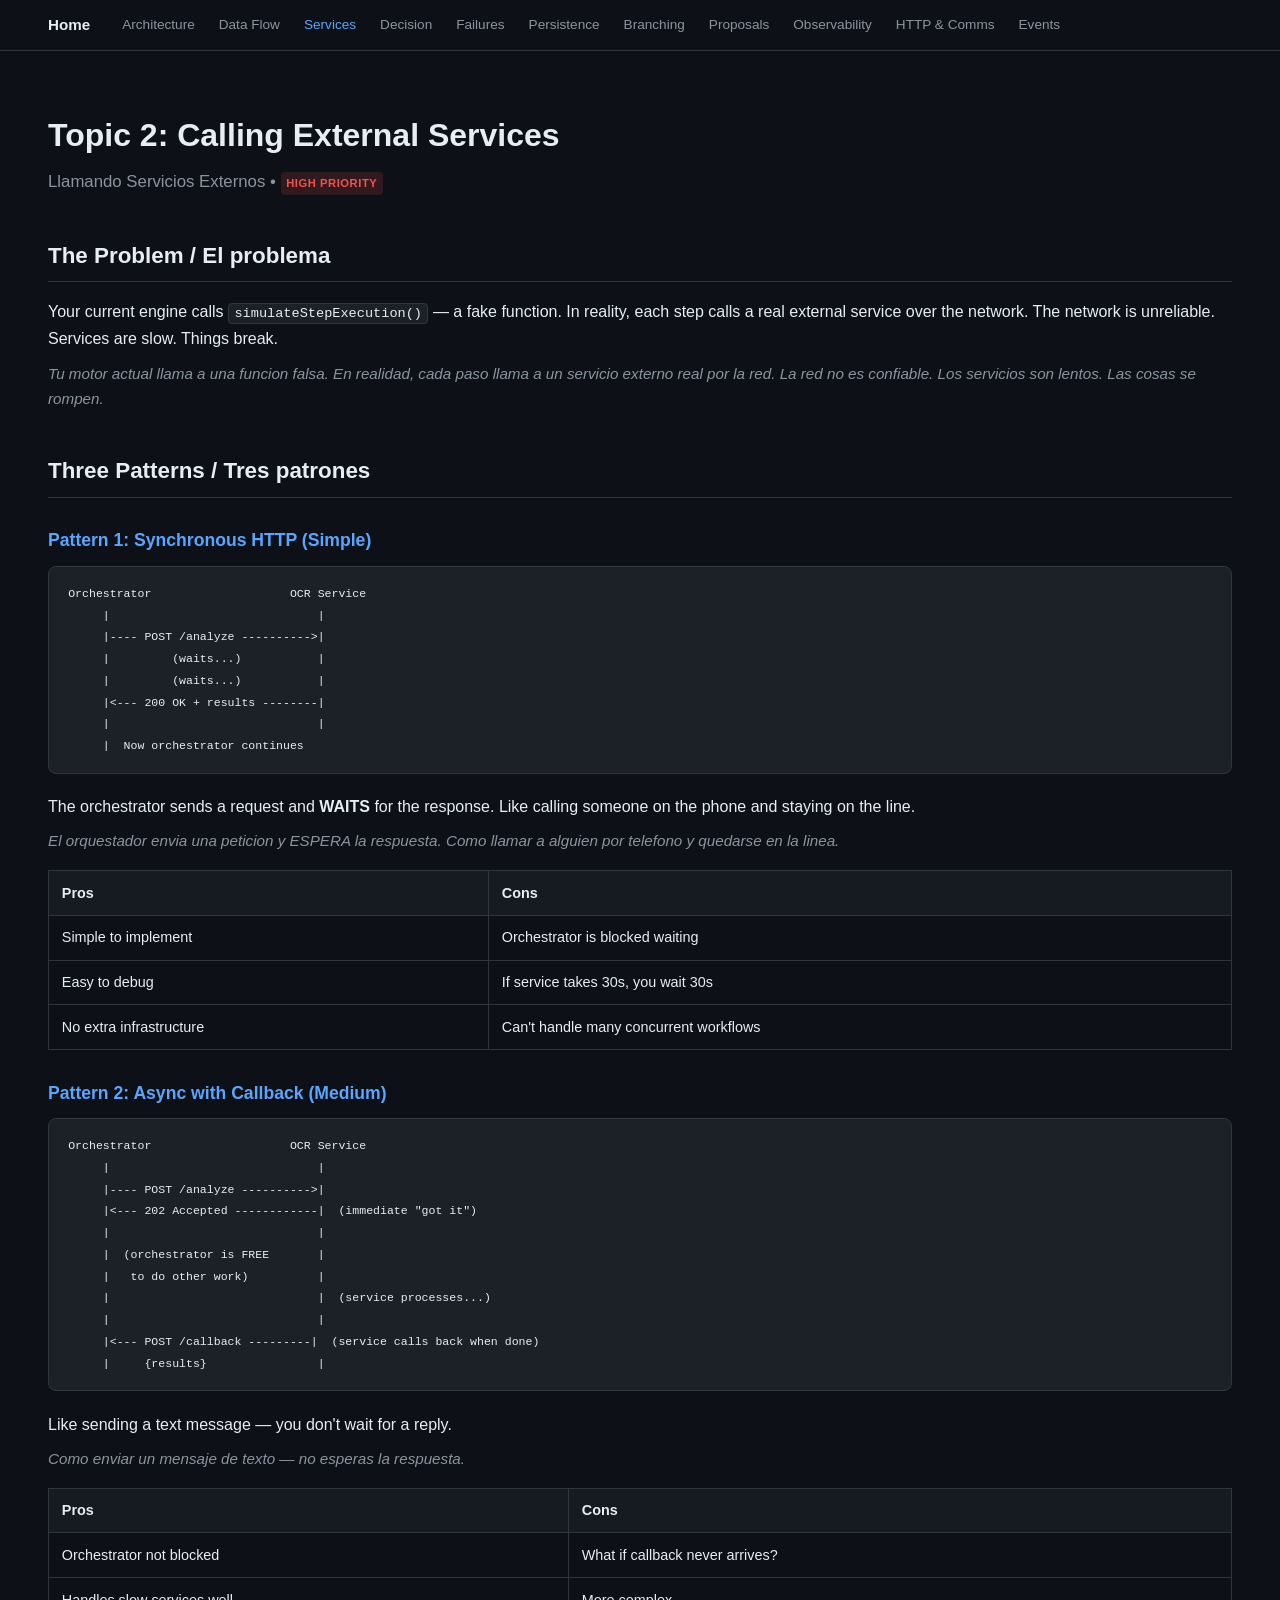
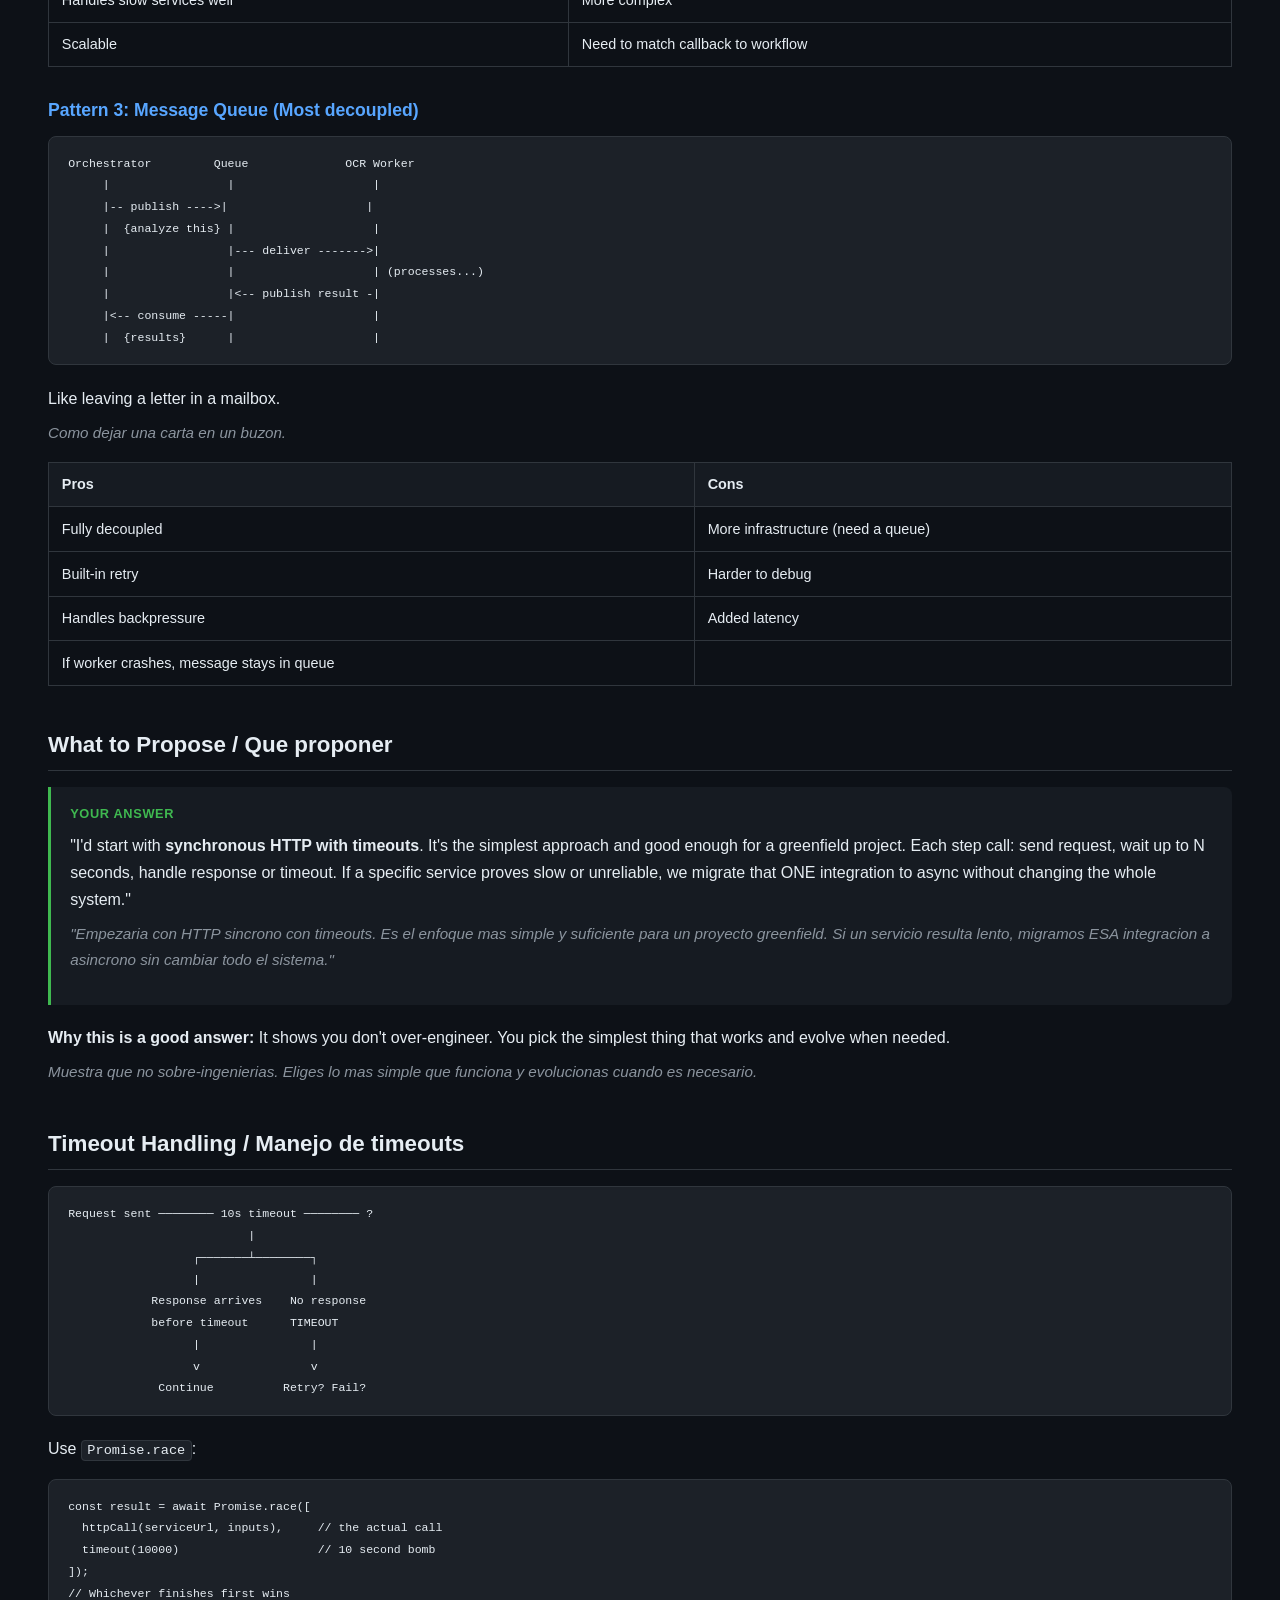
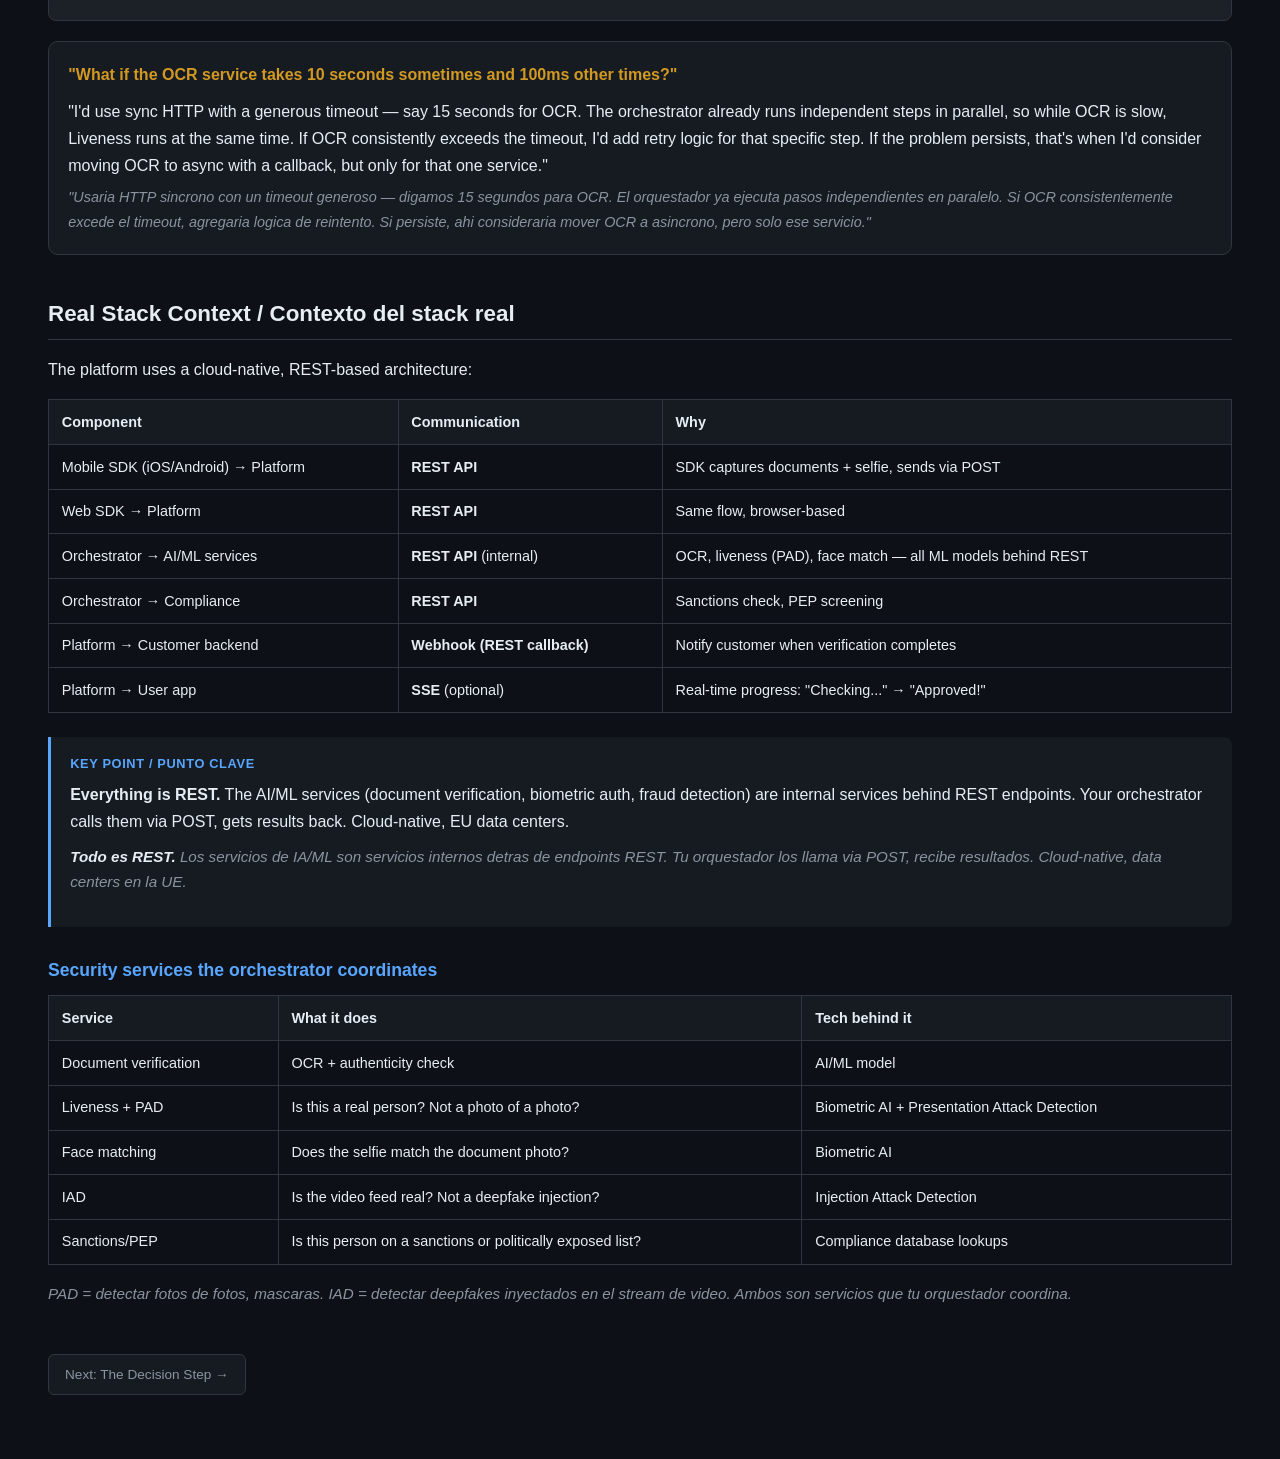
<file: topic-2.html>
<!DOCTYPE html>
<html lang="en">
<head>
  <meta charset="UTF-8">
  <meta name="viewport" content="width=device-width, initial-scale=1.0">
  <title>Topic 2: External Services — Interview Prep</title>
  <link rel="stylesheet" href="style.css">
</head>
<body>

<nav class="nav">
  <div class="nav-inner">
    <a href="index.html" class="brand">Home</a>
    <a href="architecture.html">Architecture</a>
    <a href="topic-1.html">Data Flow</a>
    <a href="topic-2.html" class="active">Services</a>
    <a href="topic-3.html">Decision</a>
    <a href="topic-4.html">Failures</a>
    <a href="topic-5.html">Persistence</a>
    <a href="topic-6.html">Branching</a>
    <a href="topic-7.html">Proposals</a>
    <a href="topic-8.html">Observability</a>
    <a href="topic-9.html">HTTP &amp; Comms</a>
    <a href="topic-10.html">Events</a>
  </div>
</nav>

<div class="container">

  <h1>Topic 2: Calling External Services</h1>
  <p class="subtitle">Llamando Servicios Externos &bull; <span class="tag tag-high">High Priority</span></p>

  <h2>The Problem / El problema</h2>

  <p>Your current engine calls <code>simulateStepExecution()</code> — a fake function. In reality, each step calls a real external service over the network. The network is unreliable. Services are slow. Things break.</p>
  <p class="es">Tu motor actual llama a una funcion falsa. En realidad, cada paso llama a un servicio externo real por la red. La red no es confiable. Los servicios son lentos. Las cosas se rompen.</p>

  <h2>Three Patterns / Tres patrones</h2>

  <h3>Pattern 1: Synchronous HTTP (Simple)</h3>

<pre><code>Orchestrator                    OCR Service
     |                              |
     |---- POST /analyze ---------->|
     |         (waits...)           |
     |         (waits...)           |
     |&lt;--- 200 OK + results --------|
     |                              |
     |  Now orchestrator continues</code></pre>

  <p>The orchestrator sends a request and <strong>WAITS</strong> for the response. Like calling someone on the phone and staying on the line.</p>
  <p class="es">El orquestador envia una peticion y ESPERA la respuesta. Como llamar a alguien por telefono y quedarse en la linea.</p>

  <table>
    <tr><th>Pros</th><th>Cons</th></tr>
    <tr><td>Simple to implement</td><td>Orchestrator is blocked waiting</td></tr>
    <tr><td>Easy to debug</td><td>If service takes 30s, you wait 30s</td></tr>
    <tr><td>No extra infrastructure</td><td>Can't handle many concurrent workflows</td></tr>
  </table>

  <h3>Pattern 2: Async with Callback (Medium)</h3>

<pre><code>Orchestrator                    OCR Service
     |                              |
     |---- POST /analyze ---------->|
     |&lt;--- 202 Accepted ------------|  (immediate "got it")
     |                              |
     |  (orchestrator is FREE       |
     |   to do other work)          |
     |                              |  (service processes...)
     |                              |
     |&lt;--- POST /callback ---------|  (service calls back when done)
     |     {results}                |</code></pre>

  <p>Like sending a text message — you don't wait for a reply.</p>
  <p class="es">Como enviar un mensaje de texto — no esperas la respuesta.</p>

  <table>
    <tr><th>Pros</th><th>Cons</th></tr>
    <tr><td>Orchestrator not blocked</td><td>What if callback never arrives?</td></tr>
    <tr><td>Handles slow services well</td><td>More complex</td></tr>
    <tr><td>Scalable</td><td>Need to match callback to workflow</td></tr>
  </table>

  <h3>Pattern 3: Message Queue (Most decoupled)</h3>

<pre><code>Orchestrator         Queue              OCR Worker
     |                 |                    |
     |-- publish ----&gt;|                    |
     |  {analyze this} |                    |
     |                 |--- deliver -------&gt;|
     |                 |                    | (processes...)
     |                 |&lt;-- publish result -|
     |&lt;-- consume -----|                    |
     |  {results}      |                    |</code></pre>

  <p>Like leaving a letter in a mailbox.</p>
  <p class="es">Como dejar una carta en un buzon.</p>

  <table>
    <tr><th>Pros</th><th>Cons</th></tr>
    <tr><td>Fully decoupled</td><td>More infrastructure (need a queue)</td></tr>
    <tr><td>Built-in retry</td><td>Harder to debug</td></tr>
    <tr><td>Handles backpressure</td><td>Added latency</td></tr>
    <tr><td>If worker crashes, message stays in queue</td><td></td></tr>
  </table>

  <h2>What to Propose / Que proponer</h2>

  <div class="callout success">
    <div class="label">Your answer</div>
    <p>"I'd start with <strong>synchronous HTTP with timeouts</strong>. It's the simplest approach and good enough for a greenfield project. Each step call: send request, wait up to N seconds, handle response or timeout. If a specific service proves slow or unreliable, we migrate that ONE integration to async without changing the whole system."</p>
    <p class="es">"Empezaria con HTTP sincrono con timeouts. Es el enfoque mas simple y suficiente para un proyecto greenfield. Si un servicio resulta lento, migramos ESA integracion a asincrono sin cambiar todo el sistema."</p>
  </div>

  <p><strong>Why this is a good answer:</strong> It shows you don't over-engineer. You pick the simplest thing that works and evolve when needed.</p>
  <p class="es">Muestra que no sobre-ingenierias. Eliges lo mas simple que funciona y evolucionas cuando es necesario.</p>

  <h2>Timeout Handling / Manejo de timeouts</h2>

<pre><code>Request sent ──────── 10s timeout ──────── ?
                          |
                  ┌───────┴────────┐
                  |                |
            Response arrives    No response
            before timeout      TIMEOUT
                  |                |
                  v                v
             Continue          Retry? Fail?</code></pre>

  <p>Use <code>Promise.race</code>:</p>

<pre><code>const result = await Promise.race([
  httpCall(serviceUrl, inputs),     // the actual call
  timeout(10000)                    // 10 second bomb
]);
// Whichever finishes first wins</code></pre>

  <div class="qa">
    <div class="question">"What if the OCR service takes 10 seconds sometimes and 100ms other times?"</div>
    <div class="answer">"I'd use sync HTTP with a generous timeout — say 15 seconds for OCR. The orchestrator already runs independent steps in parallel, so while OCR is slow, Liveness runs at the same time. If OCR consistently exceeds the timeout, I'd add retry logic for that specific step. If the problem persists, that's when I'd consider moving OCR to async with a callback, but only for that one service."</div>
    <div class="answer-es">"Usaria HTTP sincrono con un timeout generoso — digamos 15 segundos para OCR. El orquestador ya ejecuta pasos independientes en paralelo. Si OCR consistentemente excede el timeout, agregaria logica de reintento. Si persiste, ahi consideraria mover OCR a asincrono, pero solo ese servicio."</div>
  </div>

  <!-- ============ REAL TECH STACK CONTEXT ============ -->
  <h2>Real Stack Context / Contexto del stack real</h2>

  <p>The platform uses a cloud-native, REST-based architecture:</p>

  <table>
    <tr><th>Component</th><th>Communication</th><th>Why</th></tr>
    <tr><td>Mobile SDK (iOS/Android) &rarr; Platform</td><td><strong>REST API</strong></td><td>SDK captures documents + selfie, sends via POST</td></tr>
    <tr><td>Web SDK &rarr; Platform</td><td><strong>REST API</strong></td><td>Same flow, browser-based</td></tr>
    <tr><td>Orchestrator &rarr; AI/ML services</td><td><strong>REST API</strong> (internal)</td><td>OCR, liveness (PAD), face match — all ML models behind REST</td></tr>
    <tr><td>Orchestrator &rarr; Compliance</td><td><strong>REST API</strong></td><td>Sanctions check, PEP screening</td></tr>
    <tr><td>Platform &rarr; Customer backend</td><td><strong>Webhook (REST callback)</strong></td><td>Notify customer when verification completes</td></tr>
    <tr><td>Platform &rarr; User app</td><td><strong>SSE</strong> (optional)</td><td>Real-time progress: "Checking..." &rarr; "Approved!"</td></tr>
  </table>

  <div class="callout">
    <div class="label">Key point / Punto clave</div>
    <p><strong>Everything is REST.</strong> The AI/ML services (document verification, biometric auth, fraud detection) are internal services behind REST endpoints. Your orchestrator calls them via POST, gets results back. Cloud-native, EU data centers.</p>
    <p class="es"><strong>Todo es REST.</strong> Los servicios de IA/ML son servicios internos detras de endpoints REST. Tu orquestador los llama via POST, recibe resultados. Cloud-native, data centers en la UE.</p>
  </div>

  <h3>Security services the orchestrator coordinates</h3>

  <table>
    <tr><th>Service</th><th>What it does</th><th>Tech behind it</th></tr>
    <tr><td>Document verification</td><td>OCR + authenticity check</td><td>AI/ML model</td></tr>
    <tr><td>Liveness + PAD</td><td>Is this a real person? Not a photo of a photo?</td><td>Biometric AI + Presentation Attack Detection</td></tr>
    <tr><td>Face matching</td><td>Does the selfie match the document photo?</td><td>Biometric AI</td></tr>
    <tr><td>IAD</td><td>Is the video feed real? Not a deepfake injection?</td><td>Injection Attack Detection</td></tr>
    <tr><td>Sanctions/PEP</td><td>Is this person on a sanctions or politically exposed list?</td><td>Compliance database lookups</td></tr>
  </table>

  <p class="es">PAD = detectar fotos de fotos, mascaras. IAD = detectar deepfakes inyectados en el stream de video. Ambos son servicios que tu orquestador coordina.</p>

  <a href="topic-3.html" class="back-top">Next: The Decision Step &rarr;</a>

</div>
</body>
</html>
</file>
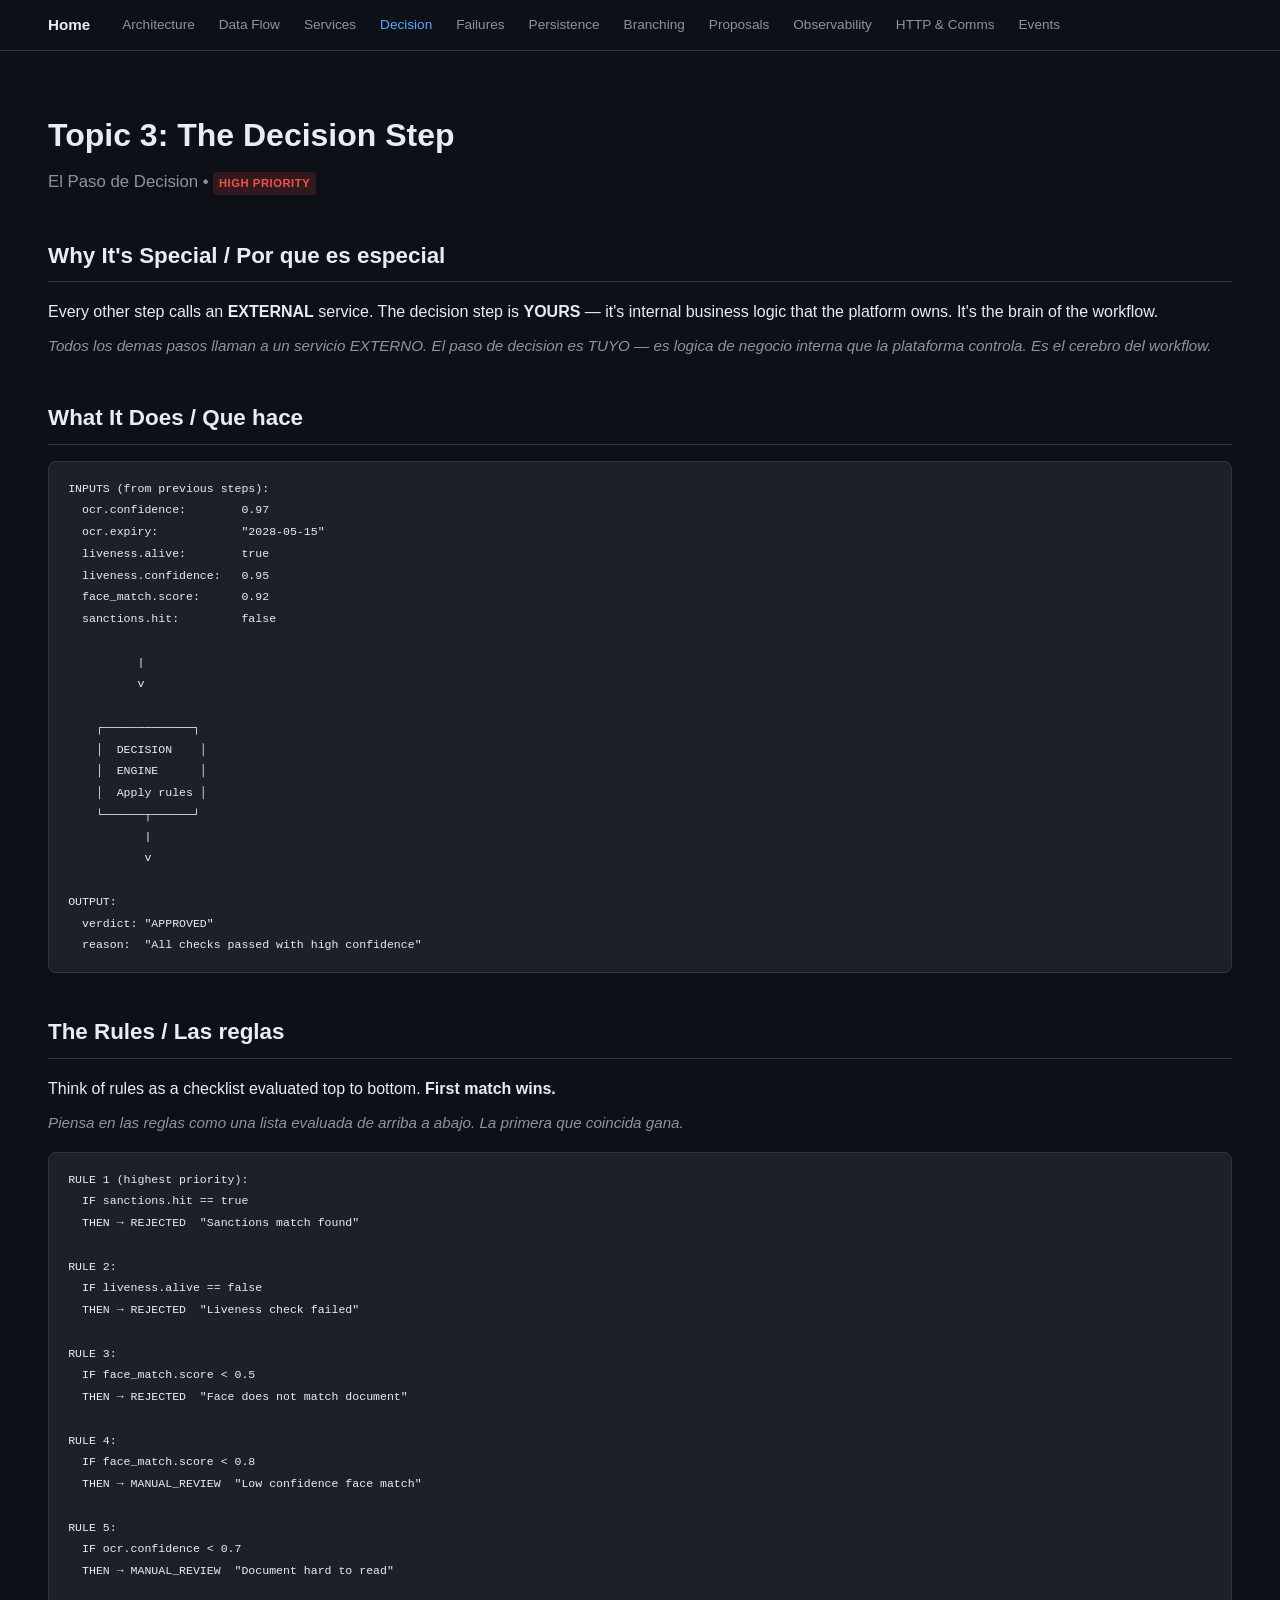
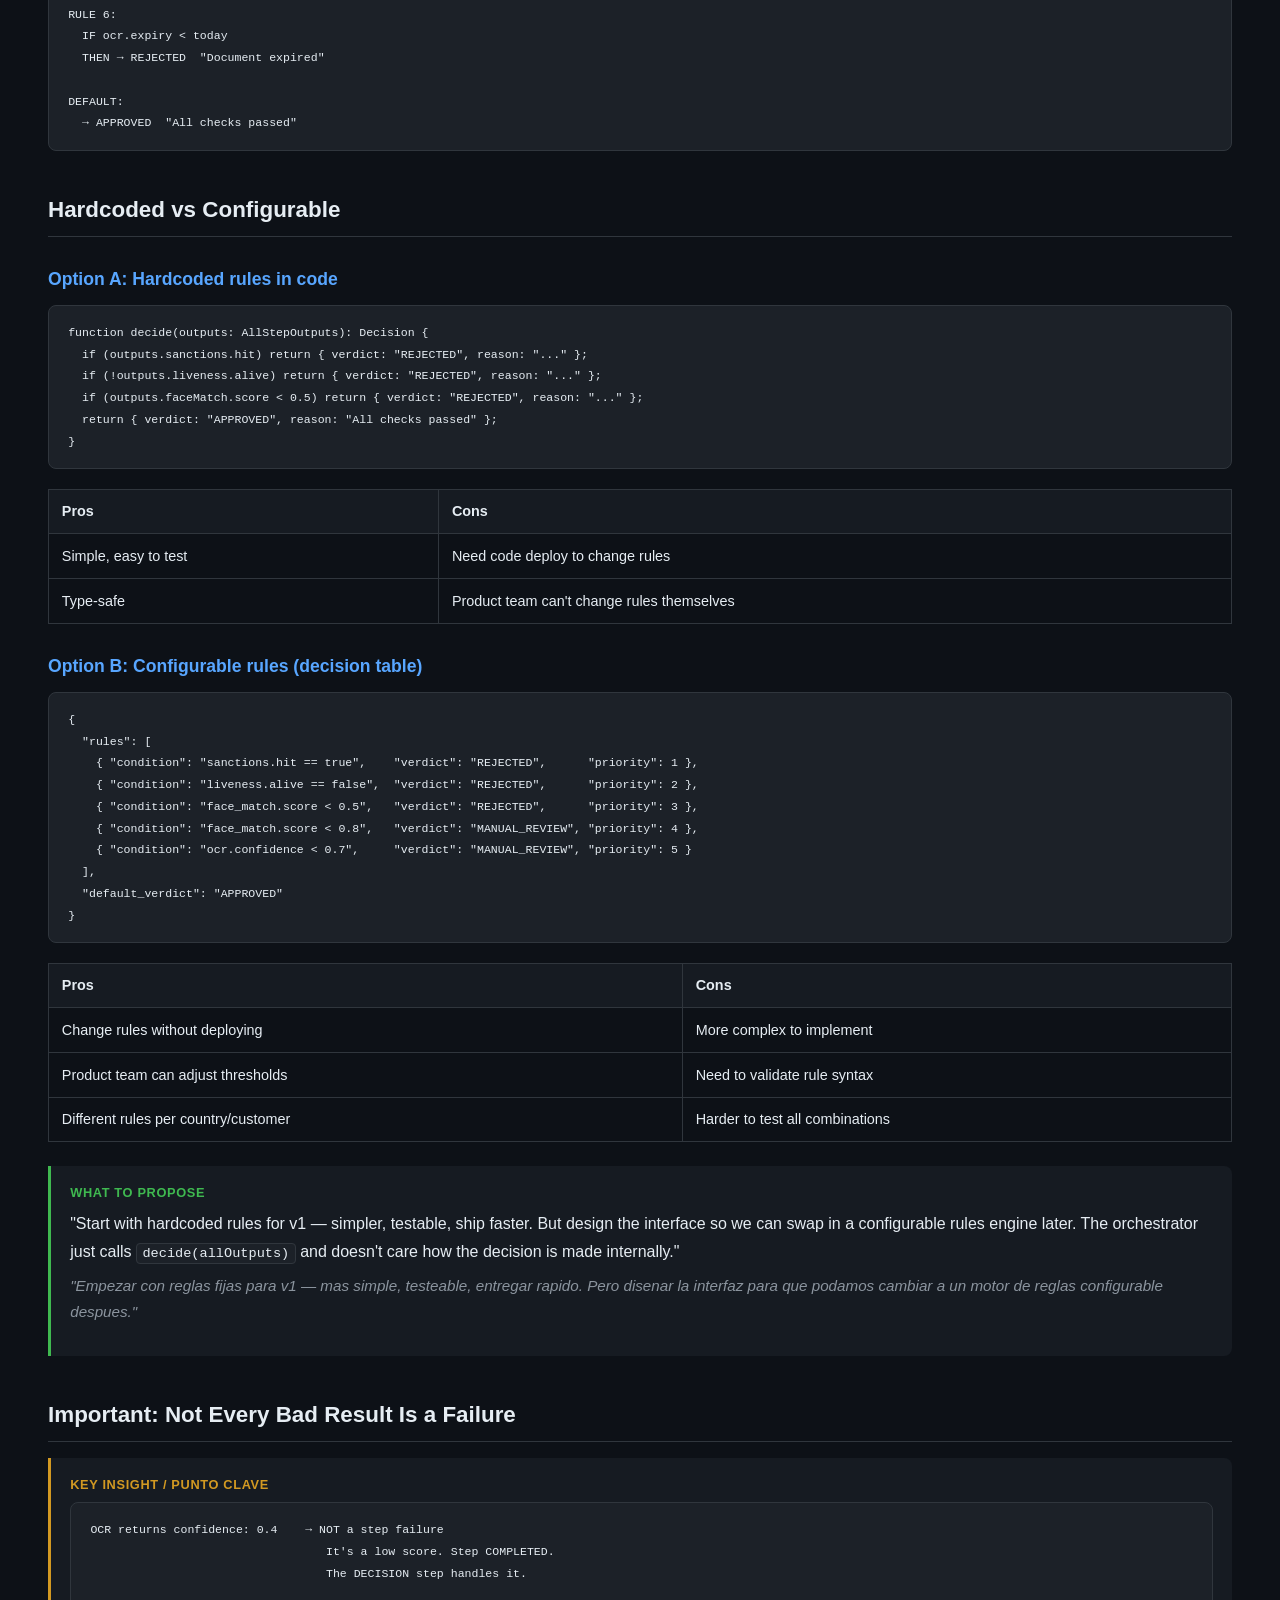
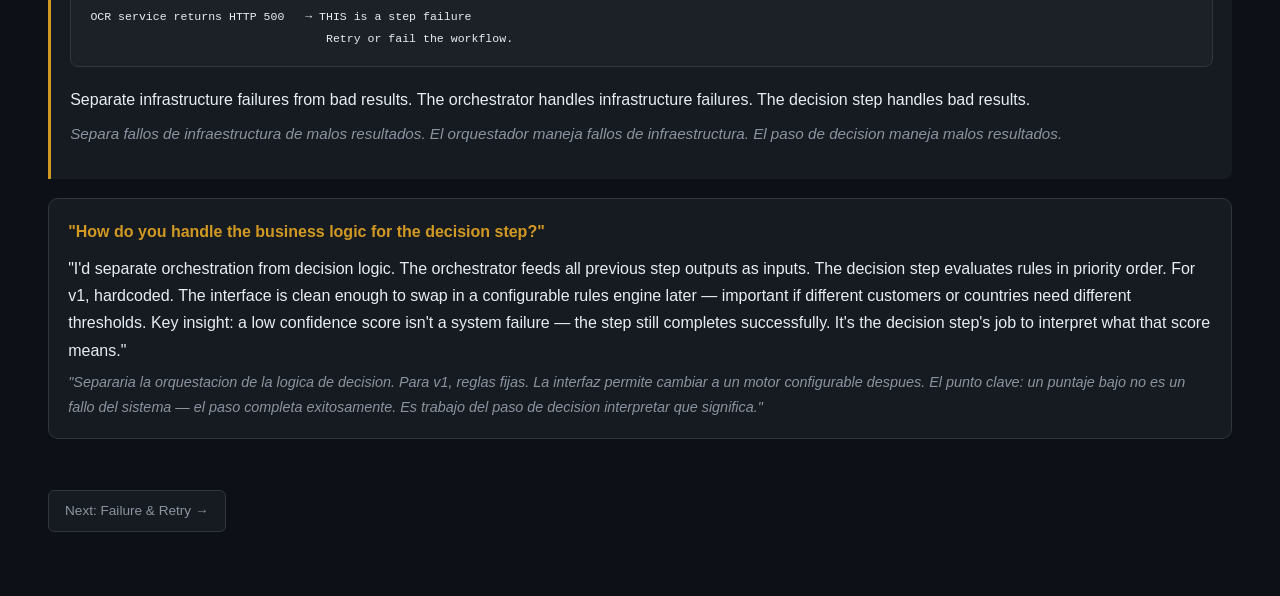
<file: topic-3.html>
<!DOCTYPE html>
<html lang="en">
<head>
  <meta charset="UTF-8">
  <meta name="viewport" content="width=device-width, initial-scale=1.0">
  <title>Topic 3: The Decision Step — Interview Prep</title>
  <link rel="stylesheet" href="style.css">
</head>
<body>

<nav class="nav">
  <div class="nav-inner">
    <a href="index.html" class="brand">Home</a>
    <a href="architecture.html">Architecture</a>
    <a href="topic-1.html">Data Flow</a>
    <a href="topic-2.html">Services</a>
    <a href="topic-3.html" class="active">Decision</a>
    <a href="topic-4.html">Failures</a>
    <a href="topic-5.html">Persistence</a>
    <a href="topic-6.html">Branching</a>
    <a href="topic-7.html">Proposals</a>
    <a href="topic-8.html">Observability</a>
    <a href="topic-9.html">HTTP &amp; Comms</a>
    <a href="topic-10.html">Events</a>
  </div>
</nav>

<div class="container">

  <h1>Topic 3: The Decision Step</h1>
  <p class="subtitle">El Paso de Decision &bull; <span class="tag tag-high">High Priority</span></p>

  <h2>Why It's Special / Por que es especial</h2>

  <p>Every other step calls an <strong>EXTERNAL</strong> service. The decision step is <strong>YOURS</strong> — it's internal business logic that the platform owns. It's the brain of the workflow.</p>
  <p class="es">Todos los demas pasos llaman a un servicio EXTERNO. El paso de decision es TUYO — es logica de negocio interna que la plataforma controla. Es el cerebro del workflow.</p>

  <h2>What It Does / Que hace</h2>

<pre><code>INPUTS (from previous steps):
  ocr.confidence:        0.97
  ocr.expiry:            "2028-05-15"
  liveness.alive:        true
  liveness.confidence:   0.95
  face_match.score:      0.92
  sanctions.hit:         false

          |
          v

    ┌─────────────┐
    │  DECISION    │
    │  ENGINE      │
    │  Apply rules │
    └──────┬──────┘
           |
           v

OUTPUT:
  verdict: "APPROVED"
  reason:  "All checks passed with high confidence"</code></pre>

  <h2>The Rules / Las reglas</h2>

  <p>Think of rules as a checklist evaluated top to bottom. <strong>First match wins.</strong></p>
  <p class="es">Piensa en las reglas como una lista evaluada de arriba a abajo. La primera que coincida gana.</p>

<pre><code>RULE 1 (highest priority):
  IF sanctions.hit == true
  THEN → REJECTED  "Sanctions match found"

RULE 2:
  IF liveness.alive == false
  THEN → REJECTED  "Liveness check failed"

RULE 3:
  IF face_match.score &lt; 0.5
  THEN → REJECTED  "Face does not match document"

RULE 4:
  IF face_match.score &lt; 0.8
  THEN → MANUAL_REVIEW  "Low confidence face match"

RULE 5:
  IF ocr.confidence &lt; 0.7
  THEN → MANUAL_REVIEW  "Document hard to read"

RULE 6:
  IF ocr.expiry &lt; today
  THEN → REJECTED  "Document expired"

DEFAULT:
  → APPROVED  "All checks passed"</code></pre>

  <h2>Hardcoded vs Configurable</h2>

  <h3>Option A: Hardcoded rules in code</h3>
<pre><code>function decide(outputs: AllStepOutputs): Decision {
  if (outputs.sanctions.hit) return { verdict: "REJECTED", reason: "..." };
  if (!outputs.liveness.alive) return { verdict: "REJECTED", reason: "..." };
  if (outputs.faceMatch.score &lt; 0.5) return { verdict: "REJECTED", reason: "..." };
  return { verdict: "APPROVED", reason: "All checks passed" };
}</code></pre>

  <table>
    <tr><th>Pros</th><th>Cons</th></tr>
    <tr><td>Simple, easy to test</td><td>Need code deploy to change rules</td></tr>
    <tr><td>Type-safe</td><td>Product team can't change rules themselves</td></tr>
  </table>

  <h3>Option B: Configurable rules (decision table)</h3>
<pre><code>{
  "rules": [
    { "condition": "sanctions.hit == true",    "verdict": "REJECTED",      "priority": 1 },
    { "condition": "liveness.alive == false",  "verdict": "REJECTED",      "priority": 2 },
    { "condition": "face_match.score &lt; 0.5",   "verdict": "REJECTED",      "priority": 3 },
    { "condition": "face_match.score &lt; 0.8",   "verdict": "MANUAL_REVIEW", "priority": 4 },
    { "condition": "ocr.confidence &lt; 0.7",     "verdict": "MANUAL_REVIEW", "priority": 5 }
  ],
  "default_verdict": "APPROVED"
}</code></pre>

  <table>
    <tr><th>Pros</th><th>Cons</th></tr>
    <tr><td>Change rules without deploying</td><td>More complex to implement</td></tr>
    <tr><td>Product team can adjust thresholds</td><td>Need to validate rule syntax</td></tr>
    <tr><td>Different rules per country/customer</td><td>Harder to test all combinations</td></tr>
  </table>

  <div class="callout success">
    <div class="label">What to propose</div>
    <p>"Start with hardcoded rules for v1 — simpler, testable, ship faster. But design the interface so we can swap in a configurable rules engine later. The orchestrator just calls <code>decide(allOutputs)</code> and doesn't care how the decision is made internally."</p>
    <p class="es">"Empezar con reglas fijas para v1 — mas simple, testeable, entregar rapido. Pero disenar la interfaz para que podamos cambiar a un motor de reglas configurable despues."</p>
  </div>

  <h2>Important: Not Every Bad Result Is a Failure</h2>

  <div class="callout warn">
    <div class="label">Key insight / Punto clave</div>
<pre><code>OCR returns confidence: 0.4    → NOT a step failure
                                  It's a low score. Step COMPLETED.
                                  The DECISION step handles it.

OCR service returns HTTP 500   → THIS is a step failure
                                  Retry or fail the workflow.</code></pre>
    <p>Separate infrastructure failures from bad results. The orchestrator handles infrastructure failures. The decision step handles bad results.</p>
    <p class="es">Separa fallos de infraestructura de malos resultados. El orquestador maneja fallos de infraestructura. El paso de decision maneja malos resultados.</p>
  </div>

  <div class="qa">
    <div class="question">"How do you handle the business logic for the decision step?"</div>
    <div class="answer">"I'd separate orchestration from decision logic. The orchestrator feeds all previous step outputs as inputs. The decision step evaluates rules in priority order. For v1, hardcoded. The interface is clean enough to swap in a configurable rules engine later — important if different customers or countries need different thresholds. Key insight: a low confidence score isn't a system failure — the step still completes successfully. It's the decision step's job to interpret what that score means."</div>
    <div class="answer-es">"Separaria la orquestacion de la logica de decision. Para v1, reglas fijas. La interfaz permite cambiar a un motor configurable despues. El punto clave: un puntaje bajo no es un fallo del sistema — el paso completa exitosamente. Es trabajo del paso de decision interpretar que significa."</div>
  </div>

  <a href="topic-4.html" class="back-top">Next: Failure &amp; Retry &rarr;</a>

</div>
</body>
</html>
</file>
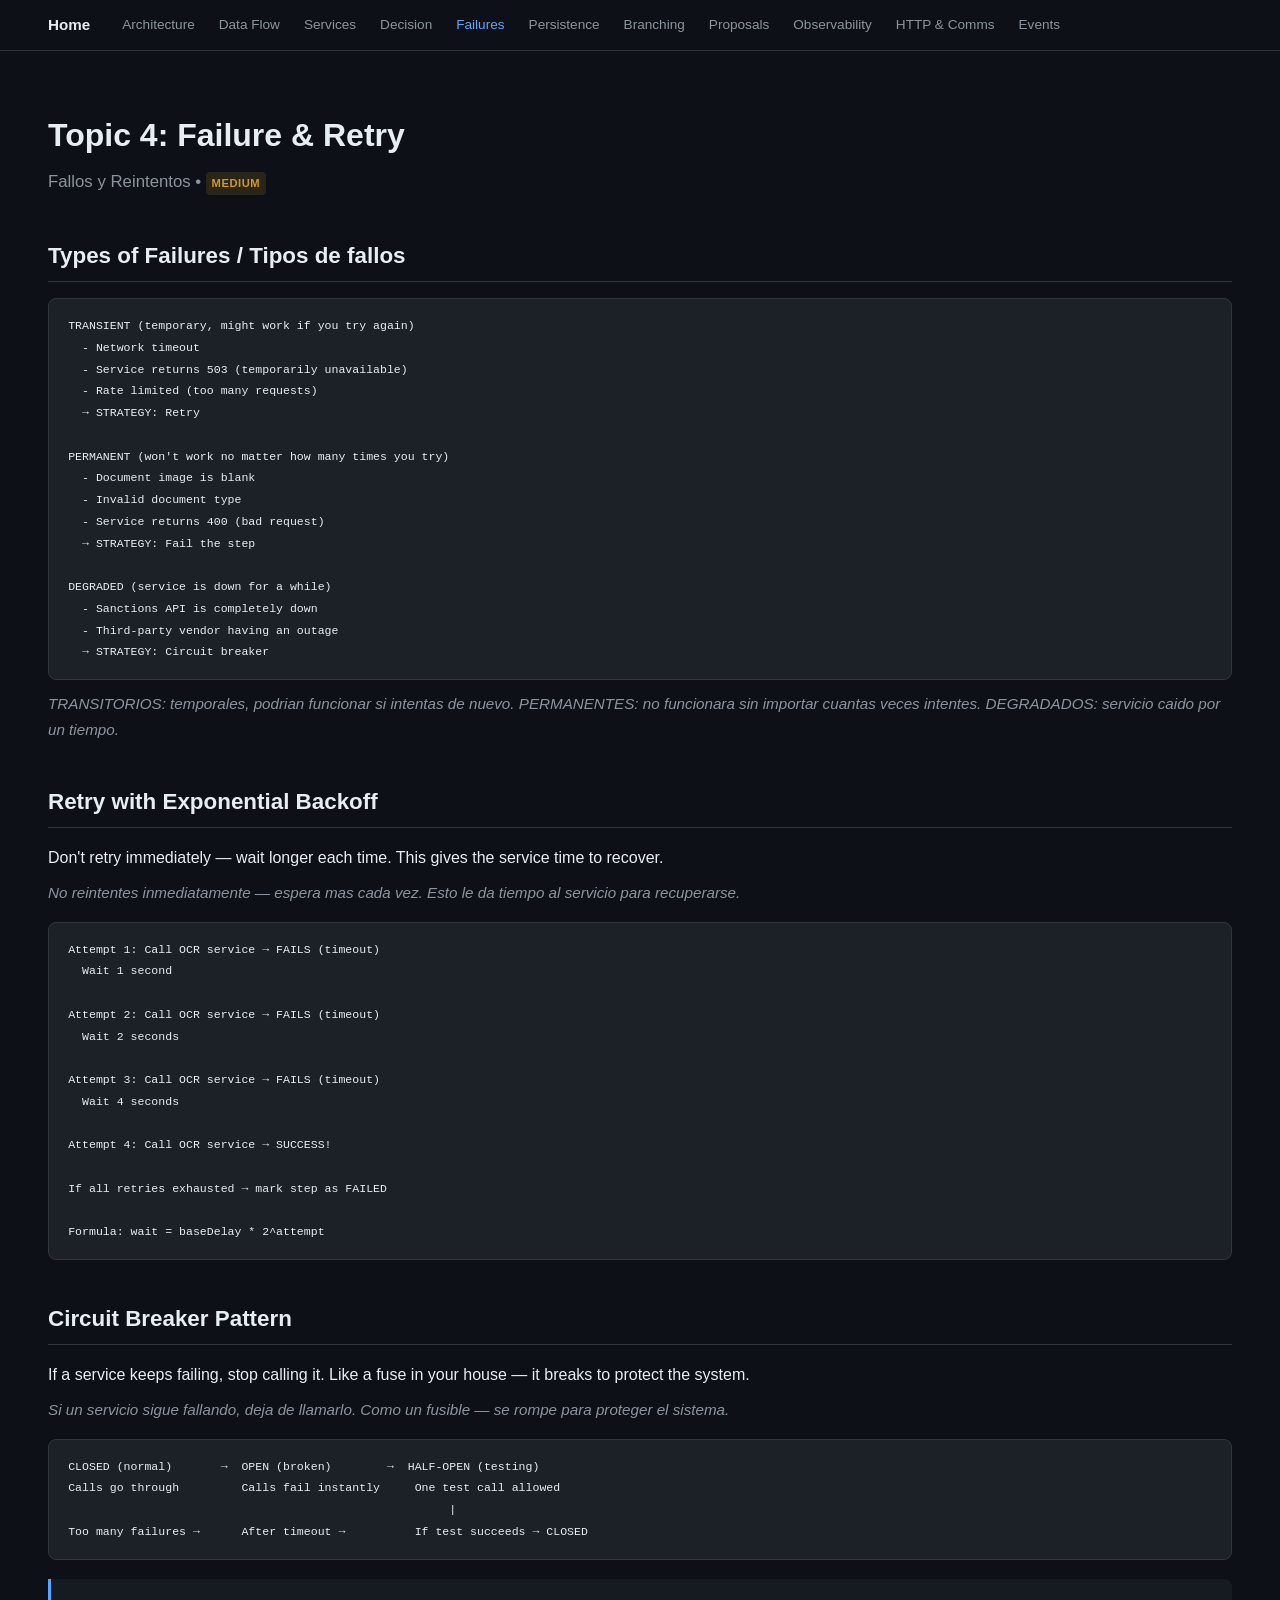
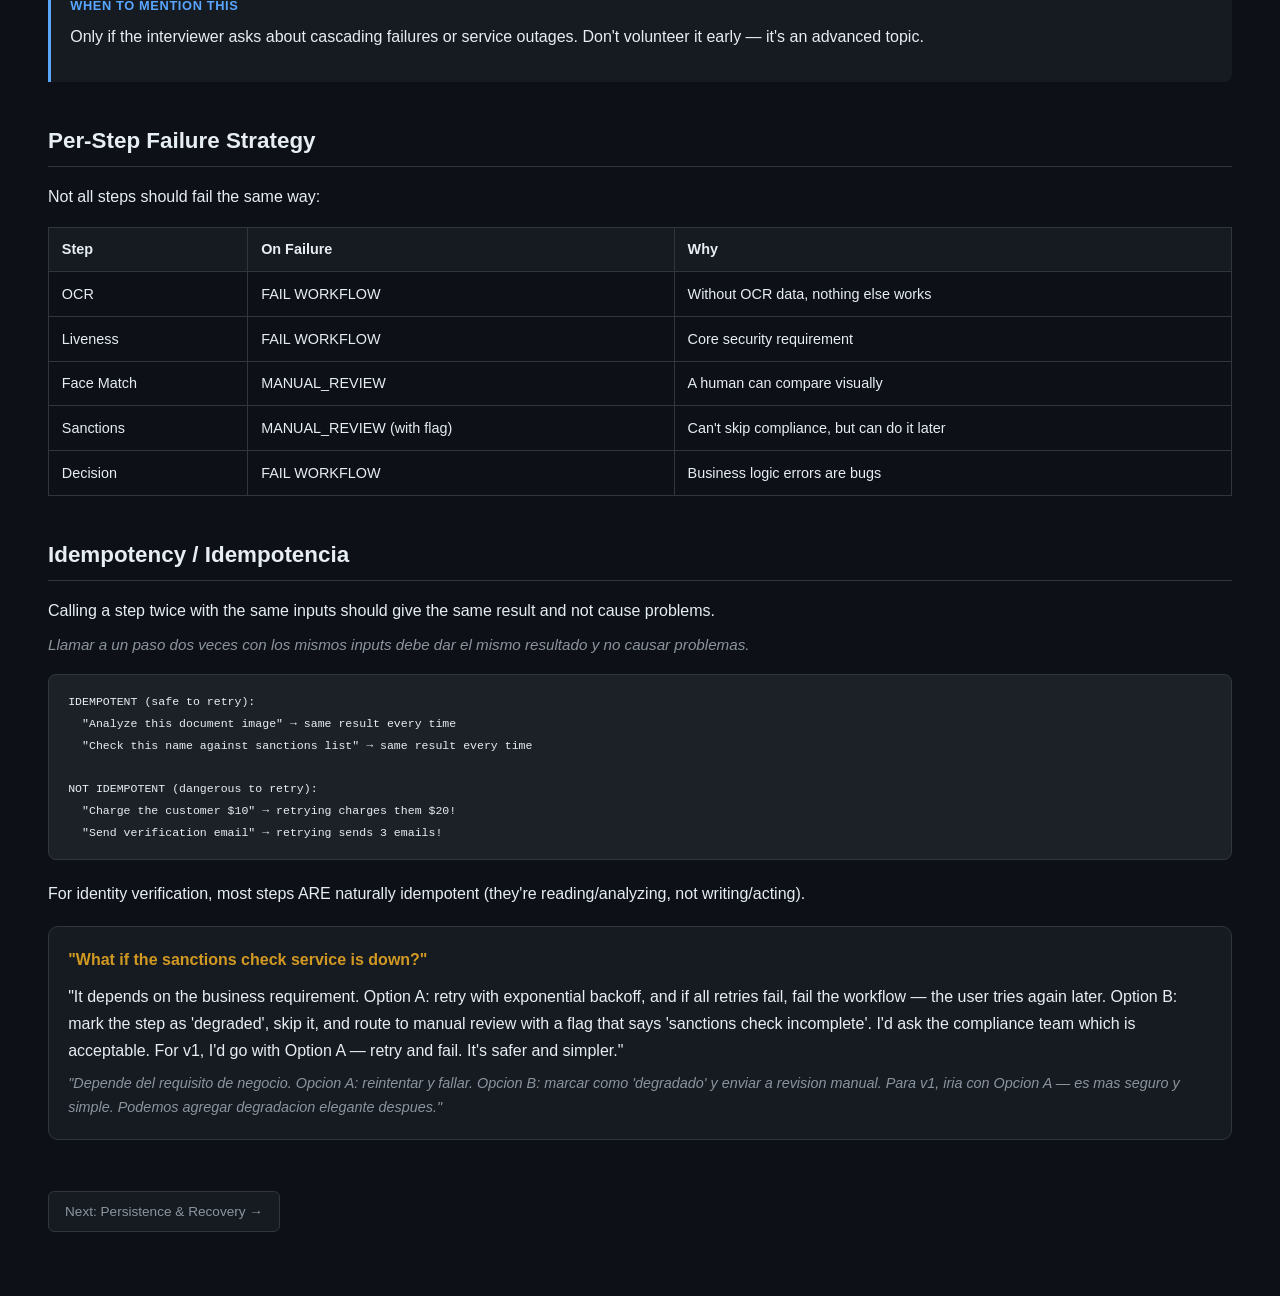
<file: topic-4.html>
<!DOCTYPE html>
<html lang="en">
<head>
  <meta charset="UTF-8">
  <meta name="viewport" content="width=device-width, initial-scale=1.0">
  <title>Topic 4: Failure &amp; Retry — Interview Prep</title>
  <link rel="stylesheet" href="style.css">
</head>
<body>

<nav class="nav">
  <div class="nav-inner">
    <a href="index.html" class="brand">Home</a>
    <a href="architecture.html">Architecture</a>
    <a href="topic-1.html">Data Flow</a>
    <a href="topic-2.html">Services</a>
    <a href="topic-3.html">Decision</a>
    <a href="topic-4.html" class="active">Failures</a>
    <a href="topic-5.html">Persistence</a>
    <a href="topic-6.html">Branching</a>
    <a href="topic-7.html">Proposals</a>
    <a href="topic-8.html">Observability</a>
    <a href="topic-9.html">HTTP &amp; Comms</a>
    <a href="topic-10.html">Events</a>
  </div>
</nav>

<div class="container">

  <h1>Topic 4: Failure &amp; Retry</h1>
  <p class="subtitle">Fallos y Reintentos &bull; <span class="tag tag-med">Medium</span></p>

  <h2>Types of Failures / Tipos de fallos</h2>

<pre><code>TRANSIENT (temporary, might work if you try again)
  - Network timeout
  - Service returns 503 (temporarily unavailable)
  - Rate limited (too many requests)
  → STRATEGY: Retry

PERMANENT (won't work no matter how many times you try)
  - Document image is blank
  - Invalid document type
  - Service returns 400 (bad request)
  → STRATEGY: Fail the step

DEGRADED (service is down for a while)
  - Sanctions API is completely down
  - Third-party vendor having an outage
  → STRATEGY: Circuit breaker</code></pre>

  <p class="es">TRANSITORIOS: temporales, podrian funcionar si intentas de nuevo. PERMANENTES: no funcionara sin importar cuantas veces intentes. DEGRADADOS: servicio caido por un tiempo.</p>

  <h2>Retry with Exponential Backoff</h2>

  <p>Don't retry immediately — wait longer each time. This gives the service time to recover.</p>
  <p class="es">No reintentes inmediatamente — espera mas cada vez. Esto le da tiempo al servicio para recuperarse.</p>

<pre><code>Attempt 1: Call OCR service → FAILS (timeout)
  Wait 1 second

Attempt 2: Call OCR service → FAILS (timeout)
  Wait 2 seconds

Attempt 3: Call OCR service → FAILS (timeout)
  Wait 4 seconds

Attempt 4: Call OCR service → SUCCESS!

If all retries exhausted → mark step as FAILED

Formula: wait = baseDelay * 2^attempt</code></pre>

  <h2>Circuit Breaker Pattern</h2>

  <p>If a service keeps failing, stop calling it. Like a fuse in your house — it breaks to protect the system.</p>
  <p class="es">Si un servicio sigue fallando, deja de llamarlo. Como un fusible — se rompe para proteger el sistema.</p>

<pre><code>CLOSED (normal)       →  OPEN (broken)        →  HALF-OPEN (testing)
Calls go through         Calls fail instantly     One test call allowed
                                                       |
Too many failures →      After timeout →          If test succeeds → CLOSED</code></pre>

  <div class="callout">
    <div class="label">When to mention this</div>
    <p>Only if the interviewer asks about cascading failures or service outages. Don't volunteer it early — it's an advanced topic.</p>
  </div>

  <h2>Per-Step Failure Strategy</h2>

  <p>Not all steps should fail the same way:</p>

  <table>
    <tr><th>Step</th><th>On Failure</th><th>Why</th></tr>
    <tr><td>OCR</td><td>FAIL WORKFLOW</td><td>Without OCR data, nothing else works</td></tr>
    <tr><td>Liveness</td><td>FAIL WORKFLOW</td><td>Core security requirement</td></tr>
    <tr><td>Face Match</td><td>MANUAL_REVIEW</td><td>A human can compare visually</td></tr>
    <tr><td>Sanctions</td><td>MANUAL_REVIEW (with flag)</td><td>Can't skip compliance, but can do it later</td></tr>
    <tr><td>Decision</td><td>FAIL WORKFLOW</td><td>Business logic errors are bugs</td></tr>
  </table>

  <h2>Idempotency / Idempotencia</h2>

  <p>Calling a step twice with the same inputs should give the same result and not cause problems.</p>
  <p class="es">Llamar a un paso dos veces con los mismos inputs debe dar el mismo resultado y no causar problemas.</p>

<pre><code>IDEMPOTENT (safe to retry):
  "Analyze this document image" → same result every time
  "Check this name against sanctions list" → same result every time

NOT IDEMPOTENT (dangerous to retry):
  "Charge the customer $10" → retrying charges them $20!
  "Send verification email" → retrying sends 3 emails!</code></pre>

  <p>For identity verification, most steps ARE naturally idempotent (they're reading/analyzing, not writing/acting).</p>

  <div class="qa">
    <div class="question">"What if the sanctions check service is down?"</div>
    <div class="answer">"It depends on the business requirement. Option A: retry with exponential backoff, and if all retries fail, fail the workflow — the user tries again later. Option B: mark the step as 'degraded', skip it, and route to manual review with a flag that says 'sanctions check incomplete'. I'd ask the compliance team which is acceptable. For v1, I'd go with Option A — retry and fail. It's safer and simpler."</div>
    <div class="answer-es">"Depende del requisito de negocio. Opcion A: reintentar y fallar. Opcion B: marcar como 'degradado' y enviar a revision manual. Para v1, iria con Opcion A — es mas seguro y simple. Podemos agregar degradacion elegante despues."</div>
  </div>

  <a href="topic-5.html" class="back-top">Next: Persistence &amp; Recovery &rarr;</a>

</div>
</body>
</html>
</file>
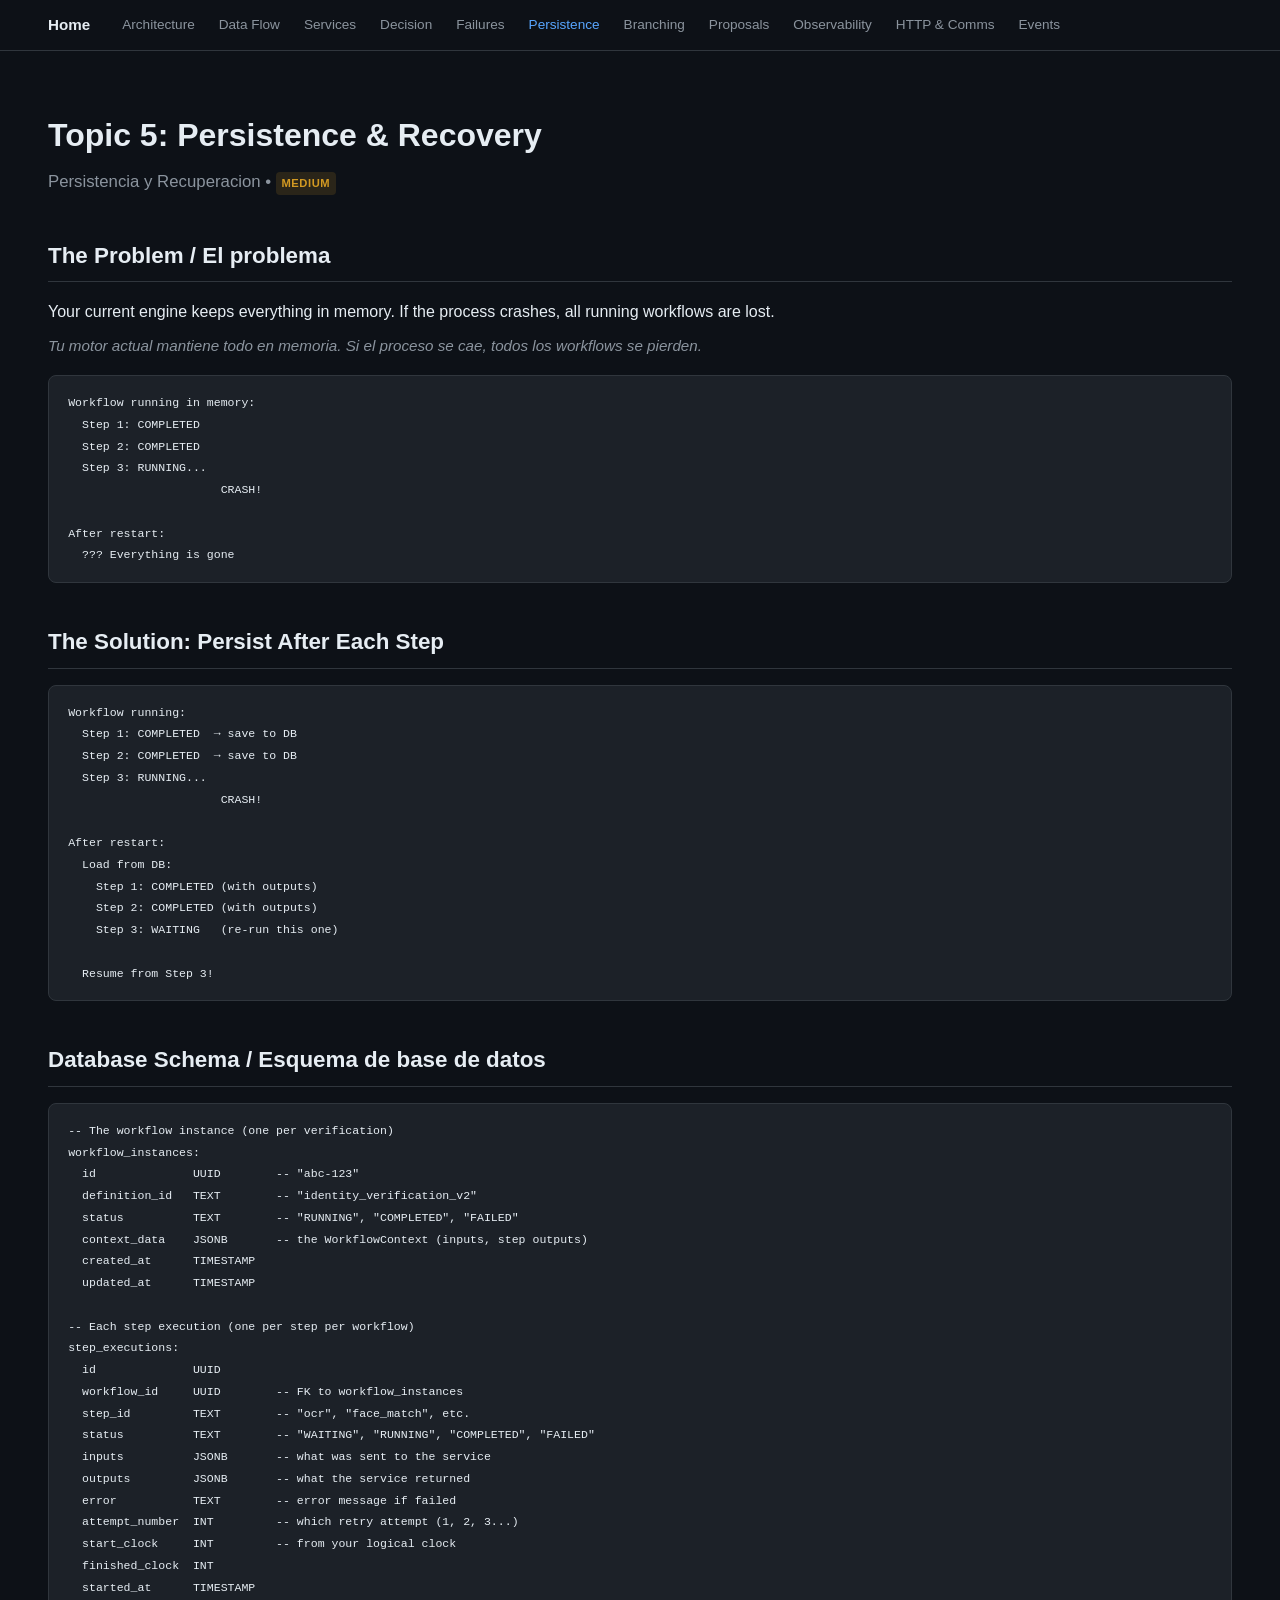
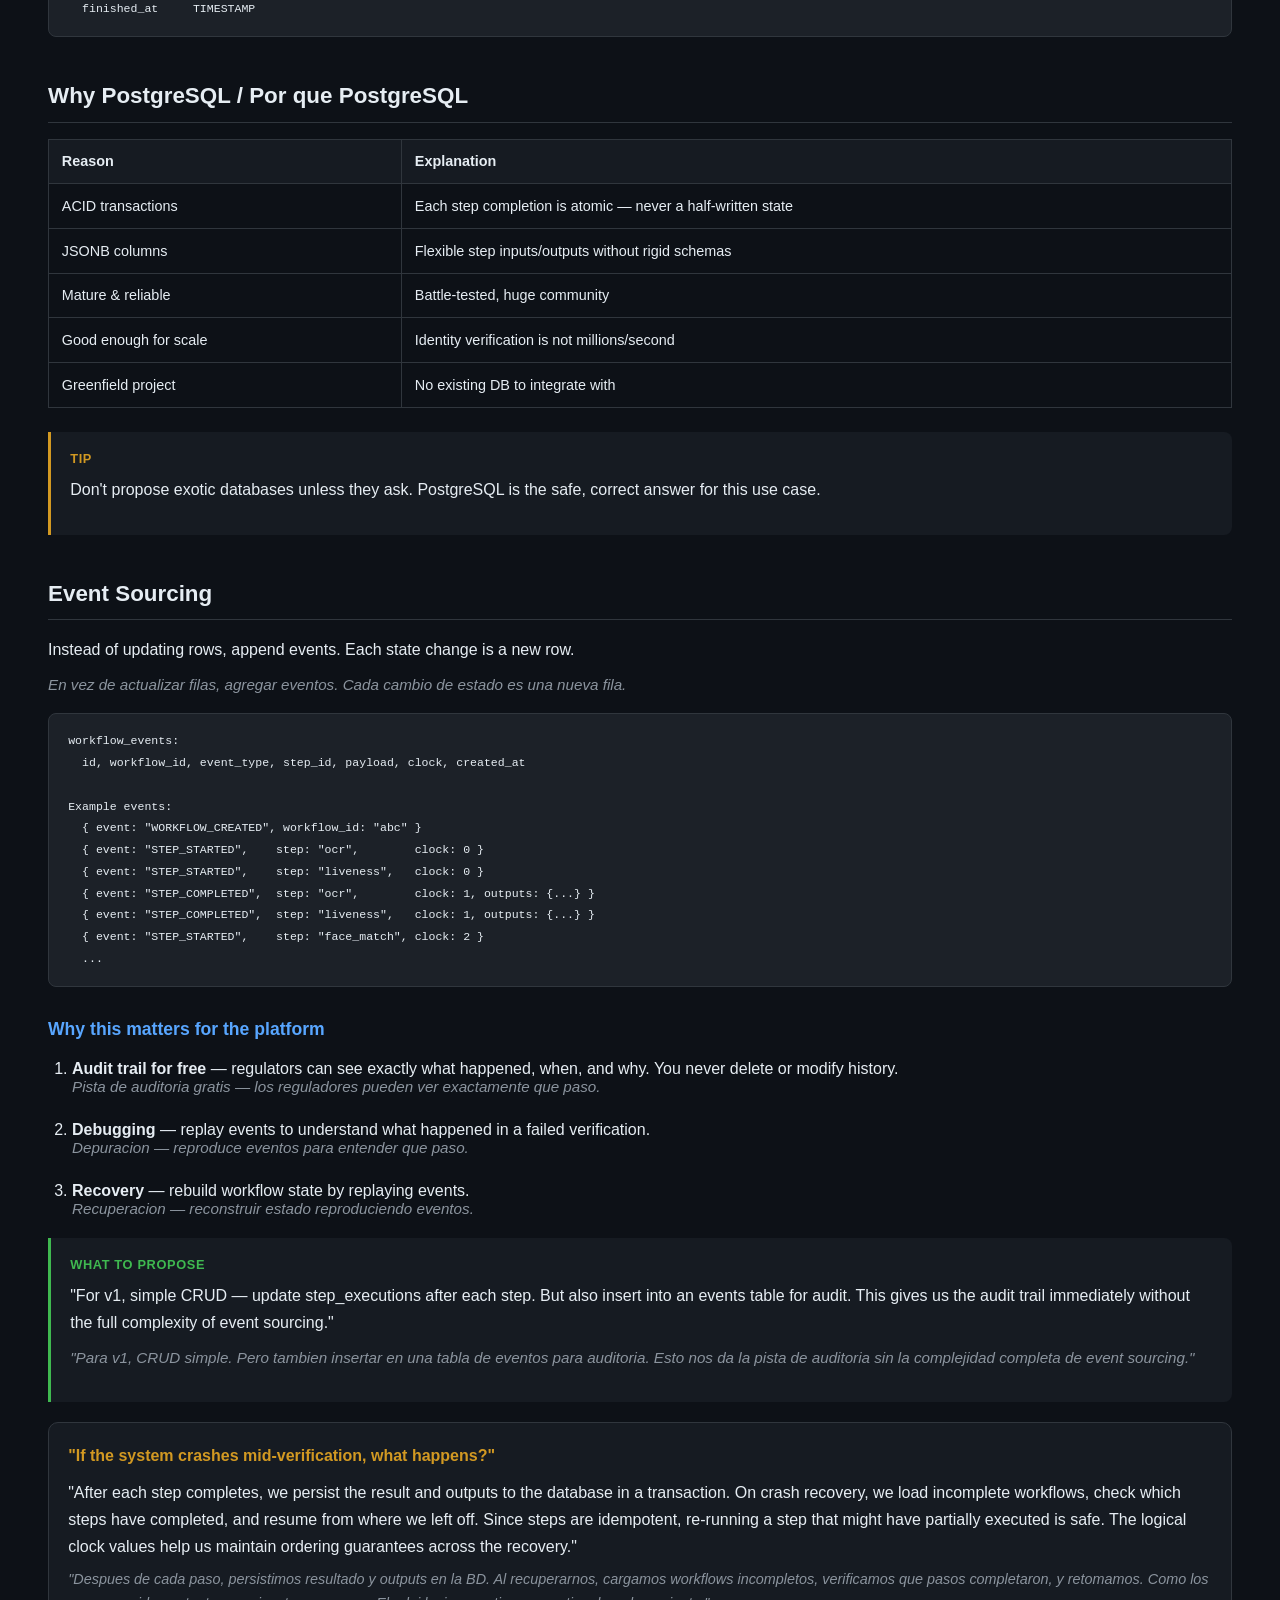
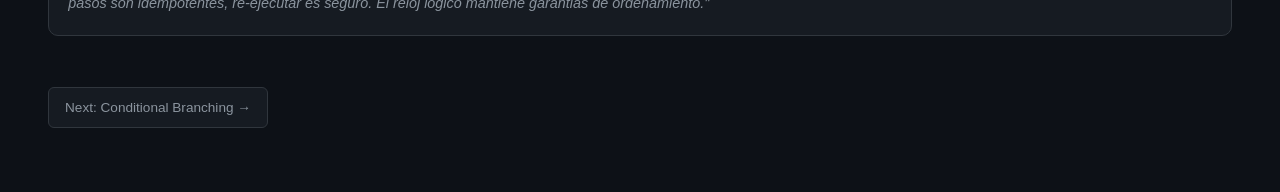
<file: topic-5.html>
<!DOCTYPE html>
<html lang="en">
<head>
  <meta charset="UTF-8">
  <meta name="viewport" content="width=device-width, initial-scale=1.0">
  <title>Topic 5: Persistence &amp; Recovery — Interview Prep</title>
  <link rel="stylesheet" href="style.css">
</head>
<body>

<nav class="nav">
  <div class="nav-inner">
    <a href="index.html" class="brand">Home</a>
    <a href="architecture.html">Architecture</a>
    <a href="topic-1.html">Data Flow</a>
    <a href="topic-2.html">Services</a>
    <a href="topic-3.html">Decision</a>
    <a href="topic-4.html">Failures</a>
    <a href="topic-5.html" class="active">Persistence</a>
    <a href="topic-6.html">Branching</a>
    <a href="topic-7.html">Proposals</a>
    <a href="topic-8.html">Observability</a>
    <a href="topic-9.html">HTTP &amp; Comms</a>
    <a href="topic-10.html">Events</a>
  </div>
</nav>

<div class="container">

  <h1>Topic 5: Persistence &amp; Recovery</h1>
  <p class="subtitle">Persistencia y Recuperacion &bull; <span class="tag tag-med">Medium</span></p>

  <h2>The Problem / El problema</h2>

  <p>Your current engine keeps everything in memory. If the process crashes, all running workflows are lost.</p>
  <p class="es">Tu motor actual mantiene todo en memoria. Si el proceso se cae, todos los workflows se pierden.</p>

<pre><code>Workflow running in memory:
  Step 1: COMPLETED
  Step 2: COMPLETED
  Step 3: RUNNING...
                      CRASH!

After restart:
  ??? Everything is gone</code></pre>

  <h2>The Solution: Persist After Each Step</h2>

<pre><code>Workflow running:
  Step 1: COMPLETED  → save to DB
  Step 2: COMPLETED  → save to DB
  Step 3: RUNNING...
                      CRASH!

After restart:
  Load from DB:
    Step 1: COMPLETED (with outputs)
    Step 2: COMPLETED (with outputs)
    Step 3: WAITING   (re-run this one)

  Resume from Step 3!</code></pre>

  <h2>Database Schema / Esquema de base de datos</h2>

<pre><code>-- The workflow instance (one per verification)
workflow_instances:
  id              UUID        -- "abc-123"
  definition_id   TEXT        -- "identity_verification_v2"
  status          TEXT        -- "RUNNING", "COMPLETED", "FAILED"
  context_data    JSONB       -- the WorkflowContext (inputs, step outputs)
  created_at      TIMESTAMP
  updated_at      TIMESTAMP

-- Each step execution (one per step per workflow)
step_executions:
  id              UUID
  workflow_id     UUID        -- FK to workflow_instances
  step_id         TEXT        -- "ocr", "face_match", etc.
  status          TEXT        -- "WAITING", "RUNNING", "COMPLETED", "FAILED"
  inputs          JSONB       -- what was sent to the service
  outputs         JSONB       -- what the service returned
  error           TEXT        -- error message if failed
  attempt_number  INT         -- which retry attempt (1, 2, 3...)
  start_clock     INT         -- from your logical clock
  finished_clock  INT
  started_at      TIMESTAMP
  finished_at     TIMESTAMP</code></pre>

  <h2>Why PostgreSQL / Por que PostgreSQL</h2>

  <table>
    <tr><th>Reason</th><th>Explanation</th></tr>
    <tr><td>ACID transactions</td><td>Each step completion is atomic — never a half-written state</td></tr>
    <tr><td>JSONB columns</td><td>Flexible step inputs/outputs without rigid schemas</td></tr>
    <tr><td>Mature &amp; reliable</td><td>Battle-tested, huge community</td></tr>
    <tr><td>Good enough for scale</td><td>Identity verification is not millions/second</td></tr>
    <tr><td>Greenfield project</td><td>No existing DB to integrate with</td></tr>
  </table>

  <div class="callout warn">
    <div class="label">Tip</div>
    <p>Don't propose exotic databases unless they ask. PostgreSQL is the safe, correct answer for this use case.</p>
  </div>

  <h2>Event Sourcing</h2>

  <p>Instead of updating rows, append events. Each state change is a new row.</p>
  <p class="es">En vez de actualizar filas, agregar eventos. Cada cambio de estado es una nueva fila.</p>

<pre><code>workflow_events:
  id, workflow_id, event_type, step_id, payload, clock, created_at

Example events:
  { event: "WORKFLOW_CREATED", workflow_id: "abc" }
  { event: "STEP_STARTED",    step: "ocr",        clock: 0 }
  { event: "STEP_STARTED",    step: "liveness",   clock: 0 }
  { event: "STEP_COMPLETED",  step: "ocr",        clock: 1, outputs: {...} }
  { event: "STEP_COMPLETED",  step: "liveness",   clock: 1, outputs: {...} }
  { event: "STEP_STARTED",    step: "face_match", clock: 2 }
  ...</code></pre>

  <h3>Why this matters for the platform</h3>
  <ol>
    <li><strong>Audit trail for free</strong> — regulators can see exactly what happened, when, and why. You never delete or modify history.
      <p class="es">Pista de auditoria gratis — los reguladores pueden ver exactamente que paso.</p></li>
    <li><strong>Debugging</strong> — replay events to understand what happened in a failed verification.
      <p class="es">Depuracion — reproduce eventos para entender que paso.</p></li>
    <li><strong>Recovery</strong> — rebuild workflow state by replaying events.
      <p class="es">Recuperacion — reconstruir estado reproduciendo eventos.</p></li>
  </ol>

  <div class="callout success">
    <div class="label">What to propose</div>
    <p>"For v1, simple CRUD — update step_executions after each step. But also insert into an events table for audit. This gives us the audit trail immediately without the full complexity of event sourcing."</p>
    <p class="es">"Para v1, CRUD simple. Pero tambien insertar en una tabla de eventos para auditoria. Esto nos da la pista de auditoria sin la complejidad completa de event sourcing."</p>
  </div>

  <div class="qa">
    <div class="question">"If the system crashes mid-verification, what happens?"</div>
    <div class="answer">"After each step completes, we persist the result and outputs to the database in a transaction. On crash recovery, we load incomplete workflows, check which steps have completed, and resume from where we left off. Since steps are idempotent, re-running a step that might have partially executed is safe. The logical clock values help us maintain ordering guarantees across the recovery."</div>
    <div class="answer-es">"Despues de cada paso, persistimos resultado y outputs en la BD. Al recuperarnos, cargamos workflows incompletos, verificamos que pasos completaron, y retomamos. Como los pasos son idempotentes, re-ejecutar es seguro. El reloj logico mantiene garantias de ordenamiento."</div>
  </div>

  <a href="topic-6.html" class="back-top">Next: Conditional Branching &rarr;</a>

</div>
</body>
</html>
</file>
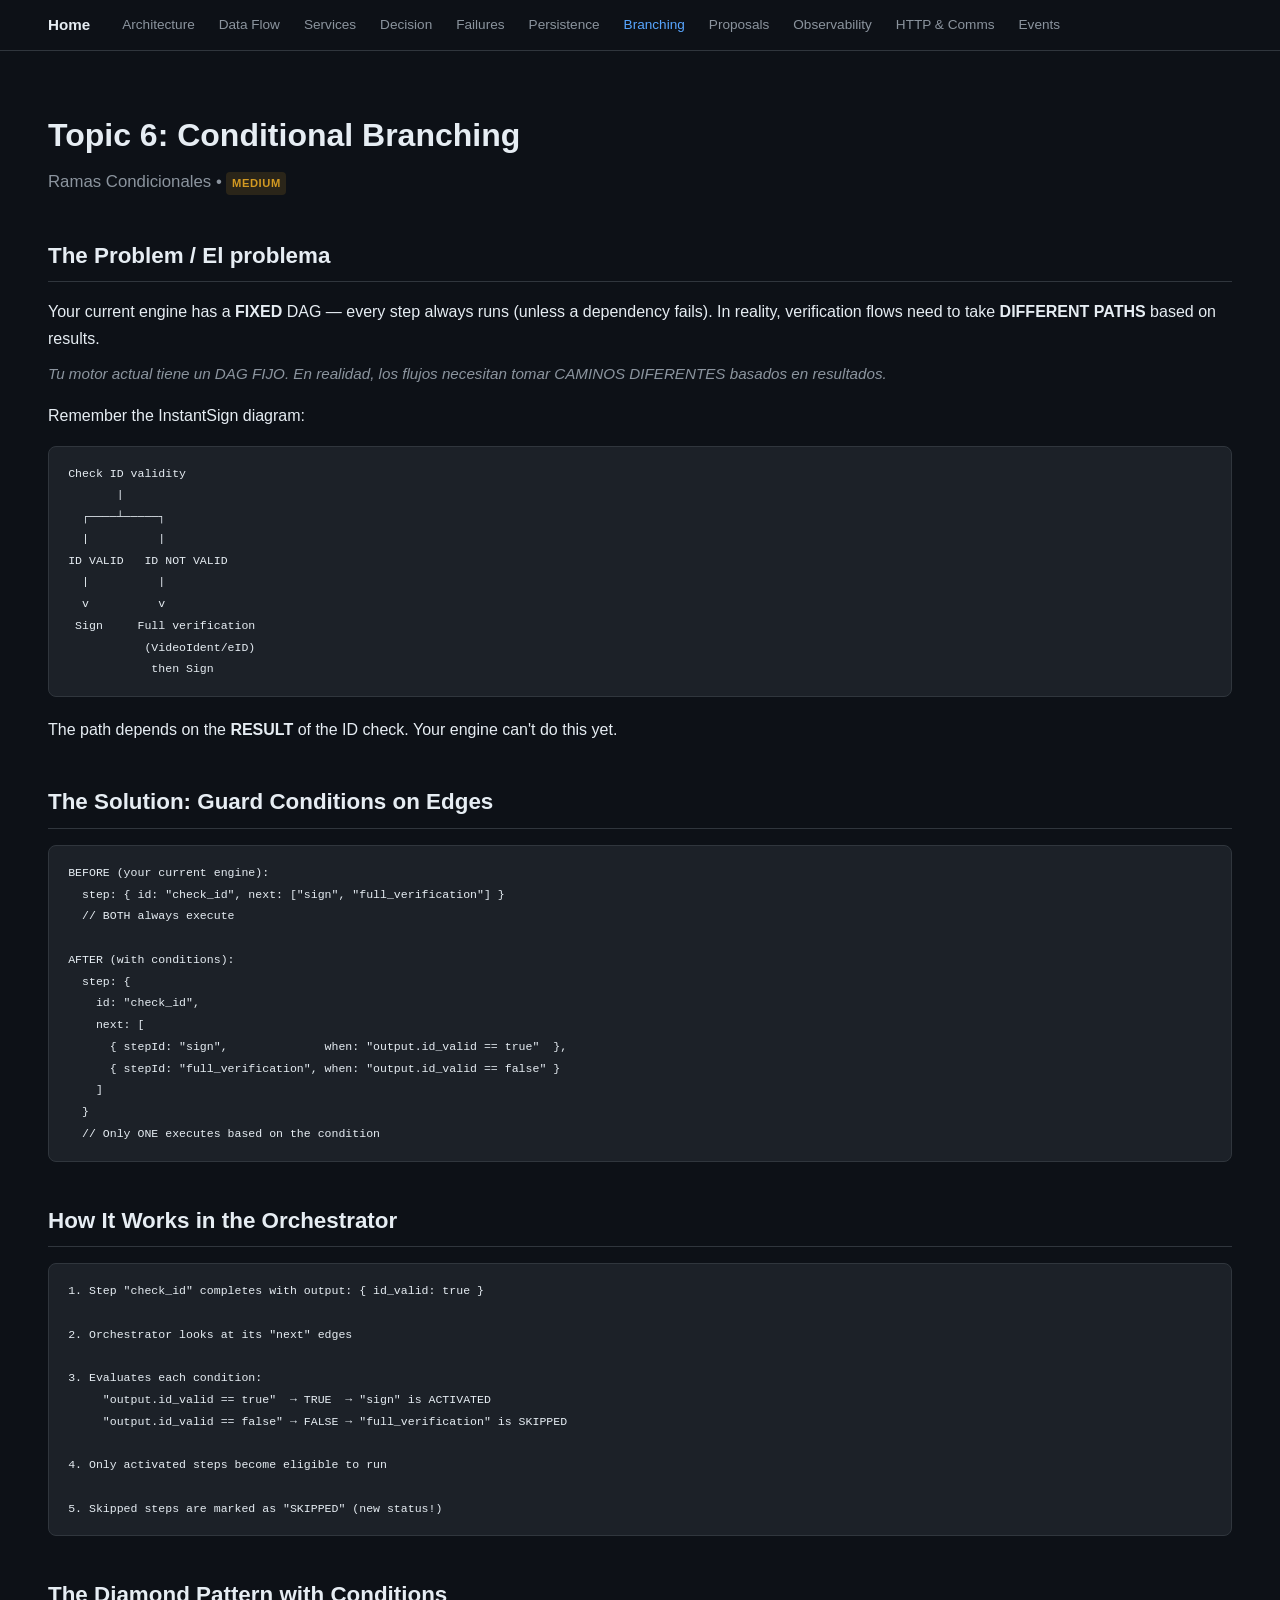
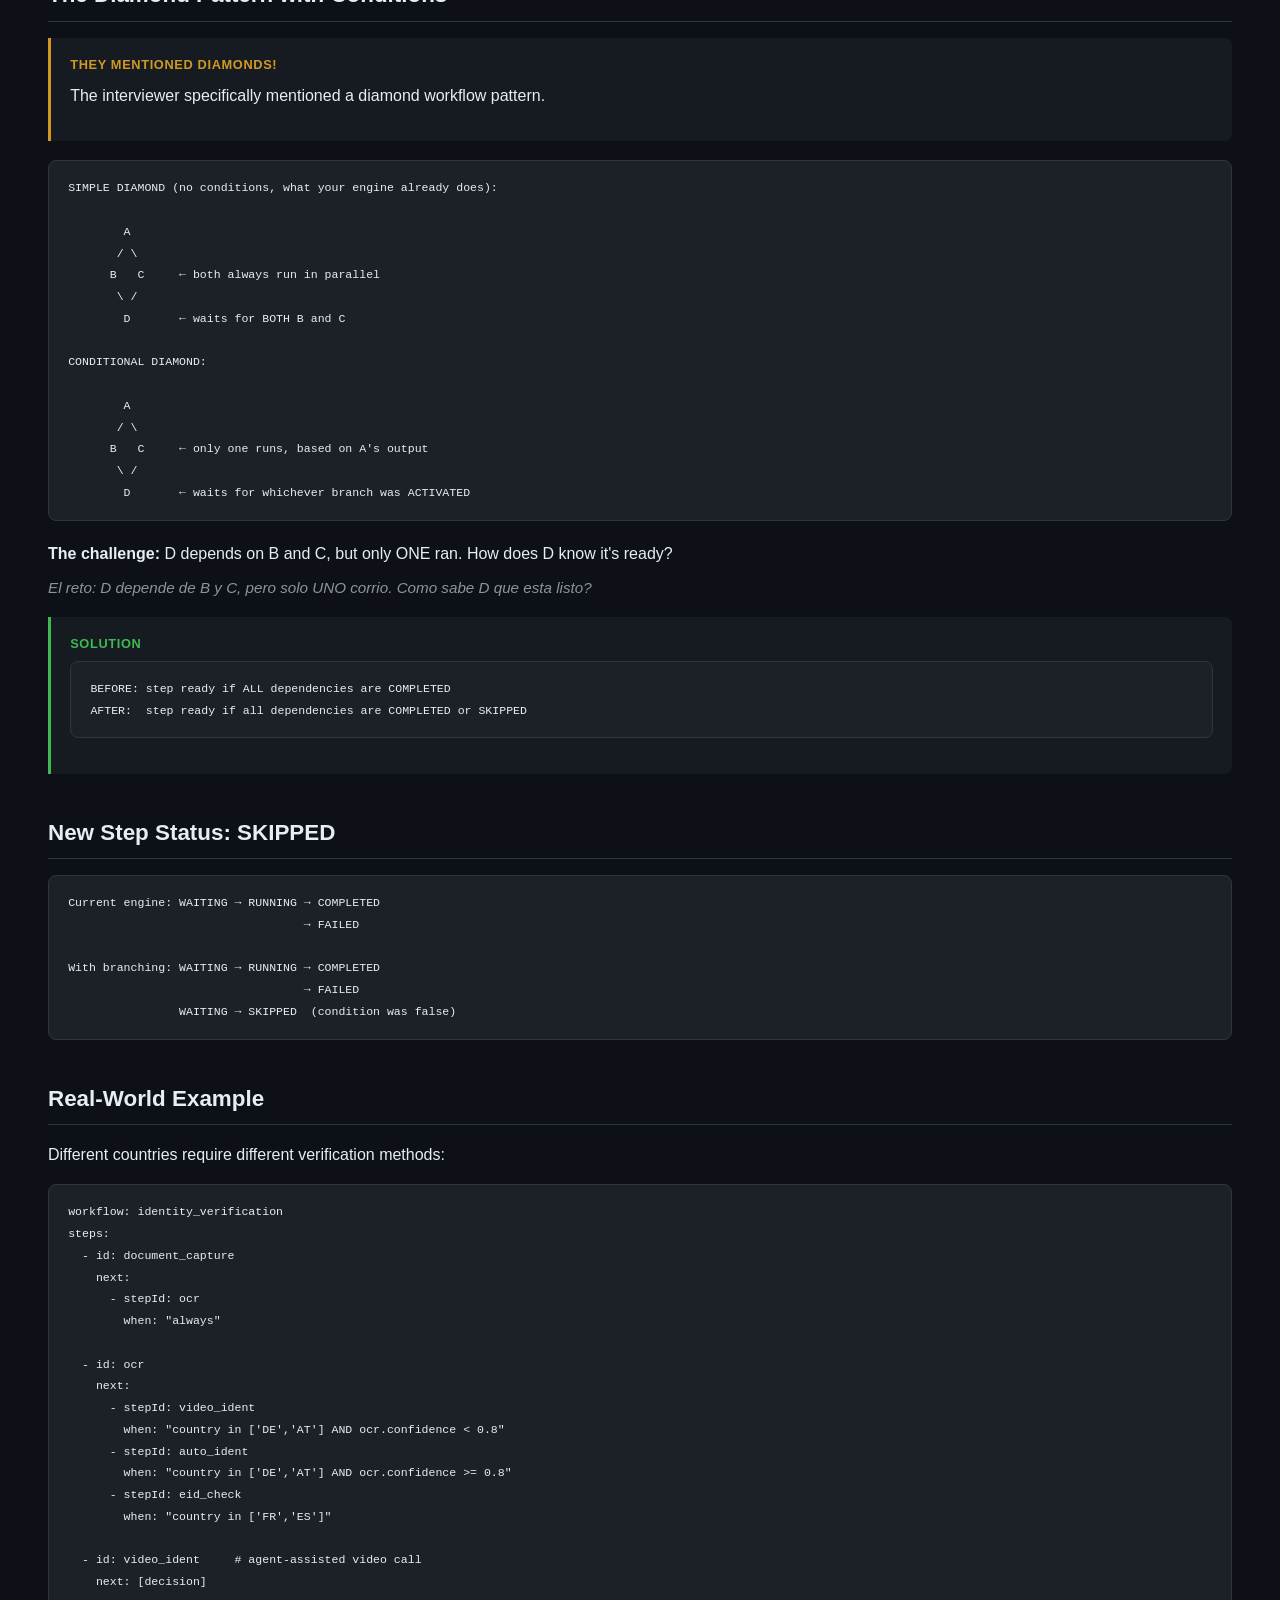
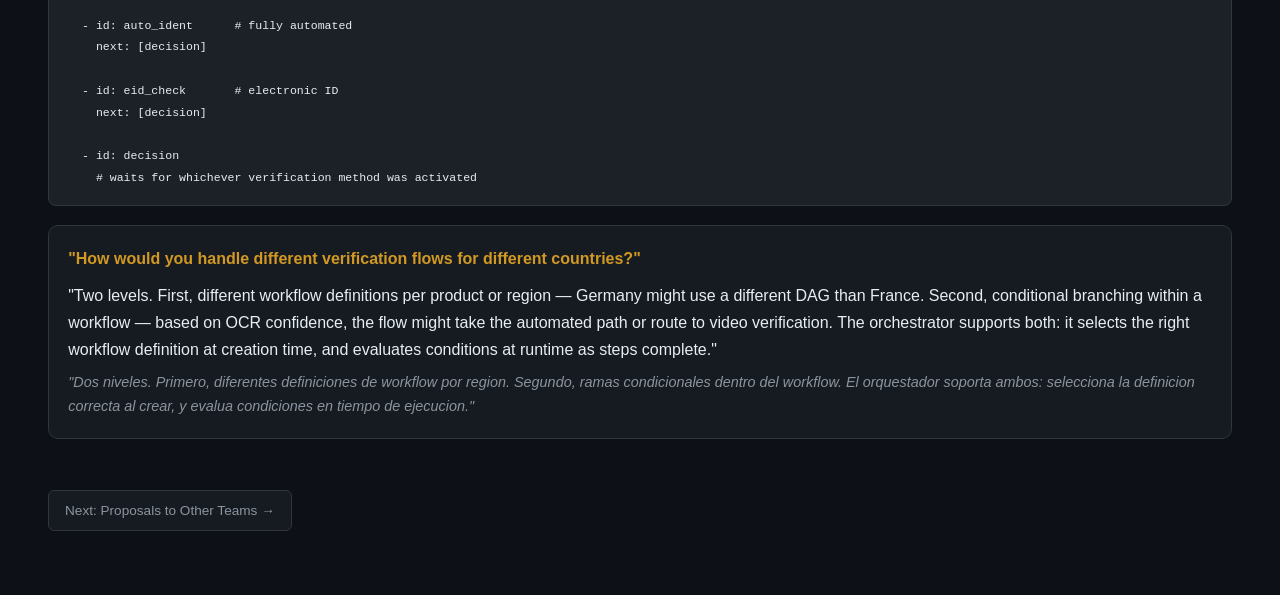
<file: topic-6.html>
<!DOCTYPE html>
<html lang="en">
<head>
  <meta charset="UTF-8">
  <meta name="viewport" content="width=device-width, initial-scale=1.0">
  <title>Topic 6: Conditional Branching — Interview Prep</title>
  <link rel="stylesheet" href="style.css">
</head>
<body>

<nav class="nav">
  <div class="nav-inner">
    <a href="index.html" class="brand">Home</a>
    <a href="architecture.html">Architecture</a>
    <a href="topic-1.html">Data Flow</a>
    <a href="topic-2.html">Services</a>
    <a href="topic-3.html">Decision</a>
    <a href="topic-4.html">Failures</a>
    <a href="topic-5.html">Persistence</a>
    <a href="topic-6.html" class="active">Branching</a>
    <a href="topic-7.html">Proposals</a>
    <a href="topic-8.html">Observability</a>
    <a href="topic-9.html">HTTP &amp; Comms</a>
    <a href="topic-10.html">Events</a>
  </div>
</nav>

<div class="container">

  <h1>Topic 6: Conditional Branching</h1>
  <p class="subtitle">Ramas Condicionales &bull; <span class="tag tag-med">Medium</span></p>

  <h2>The Problem / El problema</h2>

  <p>Your current engine has a <strong>FIXED</strong> DAG — every step always runs (unless a dependency fails). In reality, verification flows need to take <strong>DIFFERENT PATHS</strong> based on results.</p>
  <p class="es">Tu motor actual tiene un DAG FIJO. En realidad, los flujos necesitan tomar CAMINOS DIFERENTES basados en resultados.</p>

  <p>Remember the InstantSign diagram:</p>

<pre><code>Check ID validity
       |
  ┌────┴─────┐
  |          |
ID VALID   ID NOT VALID
  |          |
  v          v
 Sign     Full verification
           (VideoIdent/eID)
            then Sign</code></pre>

  <p>The path depends on the <strong>RESULT</strong> of the ID check. Your engine can't do this yet.</p>

  <h2>The Solution: Guard Conditions on Edges</h2>

<pre><code>BEFORE (your current engine):
  step: { id: "check_id", next: ["sign", "full_verification"] }
  // BOTH always execute

AFTER (with conditions):
  step: {
    id: "check_id",
    next: [
      { stepId: "sign",              when: "output.id_valid == true"  },
      { stepId: "full_verification", when: "output.id_valid == false" }
    ]
  }
  // Only ONE executes based on the condition</code></pre>

  <h2>How It Works in the Orchestrator</h2>

<pre><code>1. Step "check_id" completes with output: { id_valid: true }

2. Orchestrator looks at its "next" edges

3. Evaluates each condition:
     "output.id_valid == true"  → TRUE  → "sign" is ACTIVATED
     "output.id_valid == false" → FALSE → "full_verification" is SKIPPED

4. Only activated steps become eligible to run

5. Skipped steps are marked as "SKIPPED" (new status!)</code></pre>

  <h2>The Diamond Pattern with Conditions</h2>

  <div class="callout warn">
    <div class="label">They mentioned diamonds!</div>
    <p>The interviewer specifically mentioned a diamond workflow pattern.</p>
  </div>

<pre><code>SIMPLE DIAMOND (no conditions, what your engine already does):

        A
       / \
      B   C     ← both always run in parallel
       \ /
        D       ← waits for BOTH B and C

CONDITIONAL DIAMOND:

        A
       / \
      B   C     ← only one runs, based on A's output
       \ /
        D       ← waits for whichever branch was ACTIVATED</code></pre>

  <p><strong>The challenge:</strong> D depends on B and C, but only ONE ran. How does D know it's ready?</p>
  <p class="es">El reto: D depende de B y C, pero solo UNO corrio. Como sabe D que esta listo?</p>

  <div class="callout success">
    <div class="label">Solution</div>
<pre><code>BEFORE: step ready if ALL dependencies are COMPLETED
AFTER:  step ready if all dependencies are COMPLETED or SKIPPED</code></pre>
  </div>

  <h2>New Step Status: SKIPPED</h2>

<pre><code>Current engine: WAITING → RUNNING → COMPLETED
                                  → FAILED

With branching: WAITING → RUNNING → COMPLETED
                                  → FAILED
                WAITING → SKIPPED  (condition was false)</code></pre>

  <h2>Real-World Example</h2>

  <p>Different countries require different verification methods:</p>

<pre><code>workflow: identity_verification
steps:
  - id: document_capture
    next:
      - stepId: ocr
        when: "always"

  - id: ocr
    next:
      - stepId: video_ident
        when: "country in ['DE','AT'] AND ocr.confidence &lt; 0.8"
      - stepId: auto_ident
        when: "country in ['DE','AT'] AND ocr.confidence >= 0.8"
      - stepId: eid_check
        when: "country in ['FR','ES']"

  - id: video_ident     # agent-assisted video call
    next: [decision]

  - id: auto_ident      # fully automated
    next: [decision]

  - id: eid_check       # electronic ID
    next: [decision]

  - id: decision
    # waits for whichever verification method was activated</code></pre>

  <div class="qa">
    <div class="question">"How would you handle different verification flows for different countries?"</div>
    <div class="answer">"Two levels. First, different workflow definitions per product or region — Germany might use a different DAG than France. Second, conditional branching within a workflow — based on OCR confidence, the flow might take the automated path or route to video verification. The orchestrator supports both: it selects the right workflow definition at creation time, and evaluates conditions at runtime as steps complete."</div>
    <div class="answer-es">"Dos niveles. Primero, diferentes definiciones de workflow por region. Segundo, ramas condicionales dentro del workflow. El orquestador soporta ambos: selecciona la definicion correcta al crear, y evalua condiciones en tiempo de ejecucion."</div>
  </div>

  <a href="topic-7.html" class="back-top">Next: Proposals to Other Teams &rarr;</a>

</div>
</body>
</html>
</file>
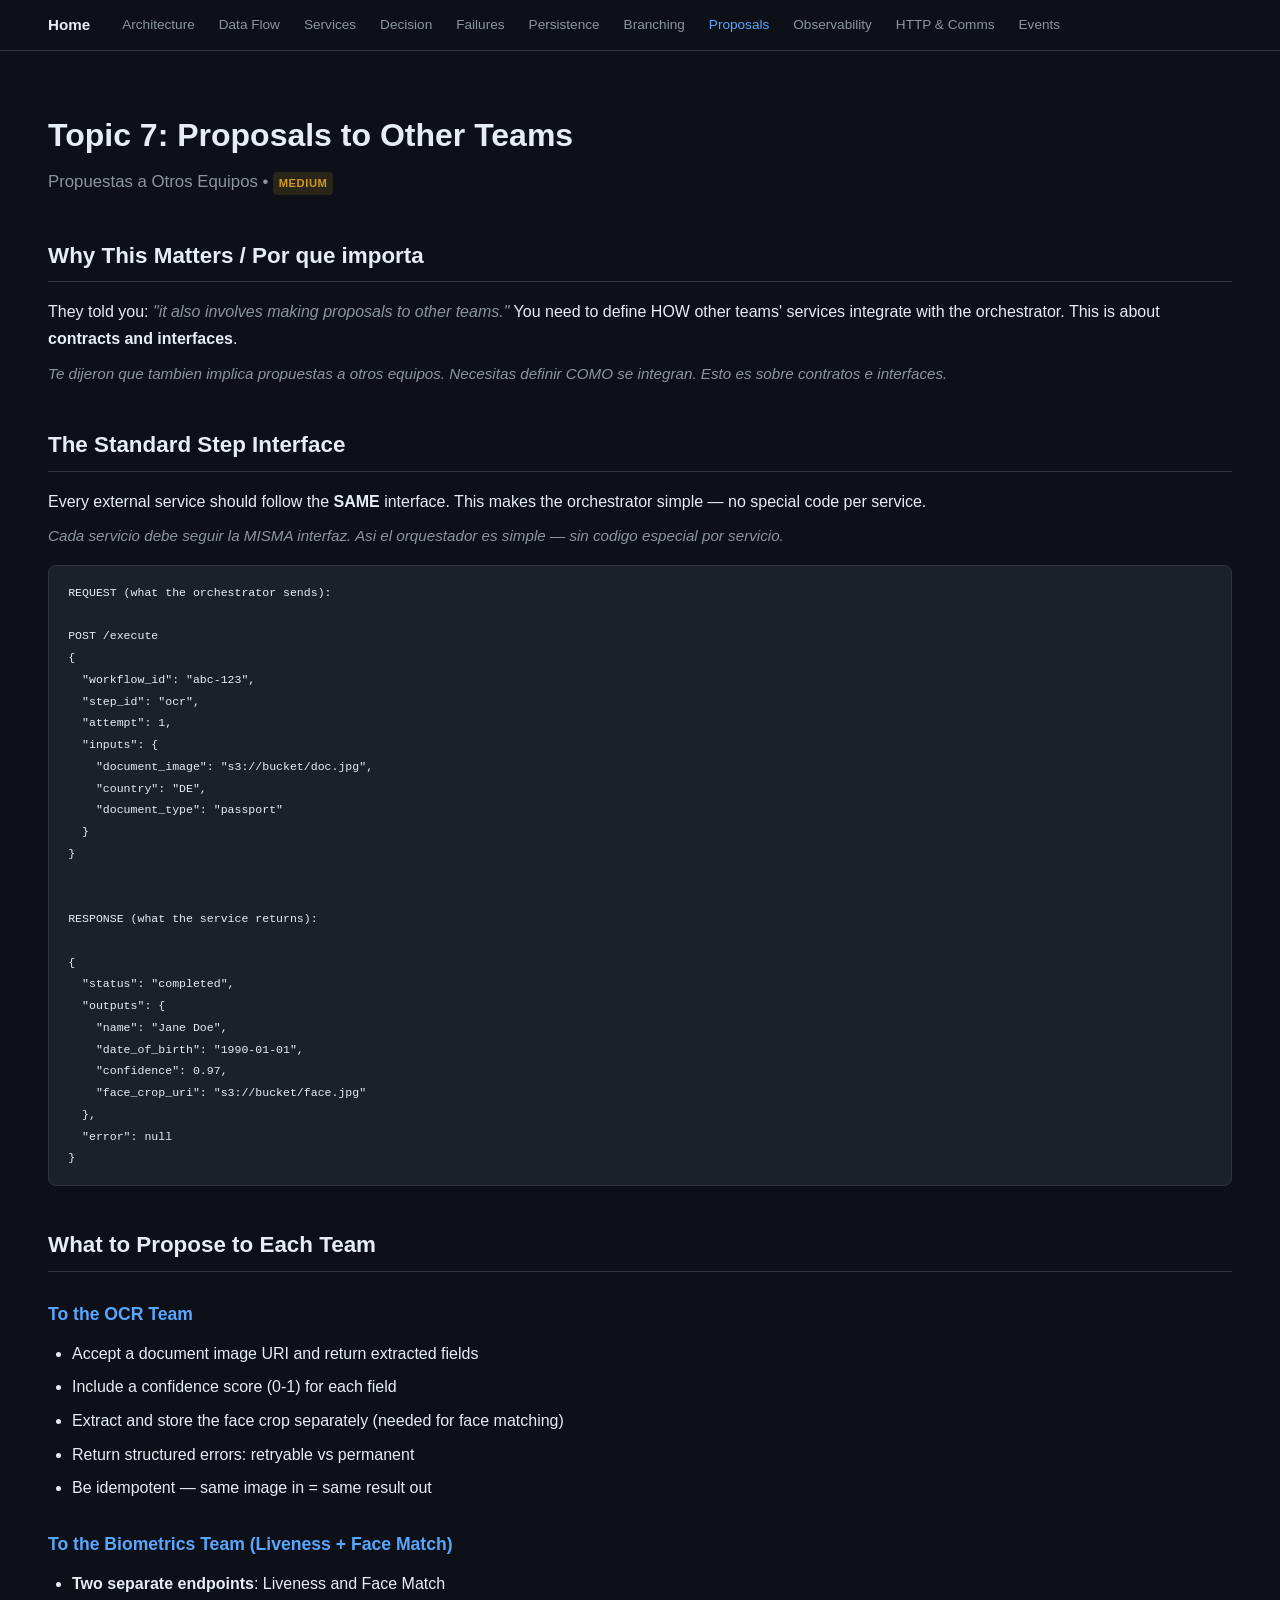
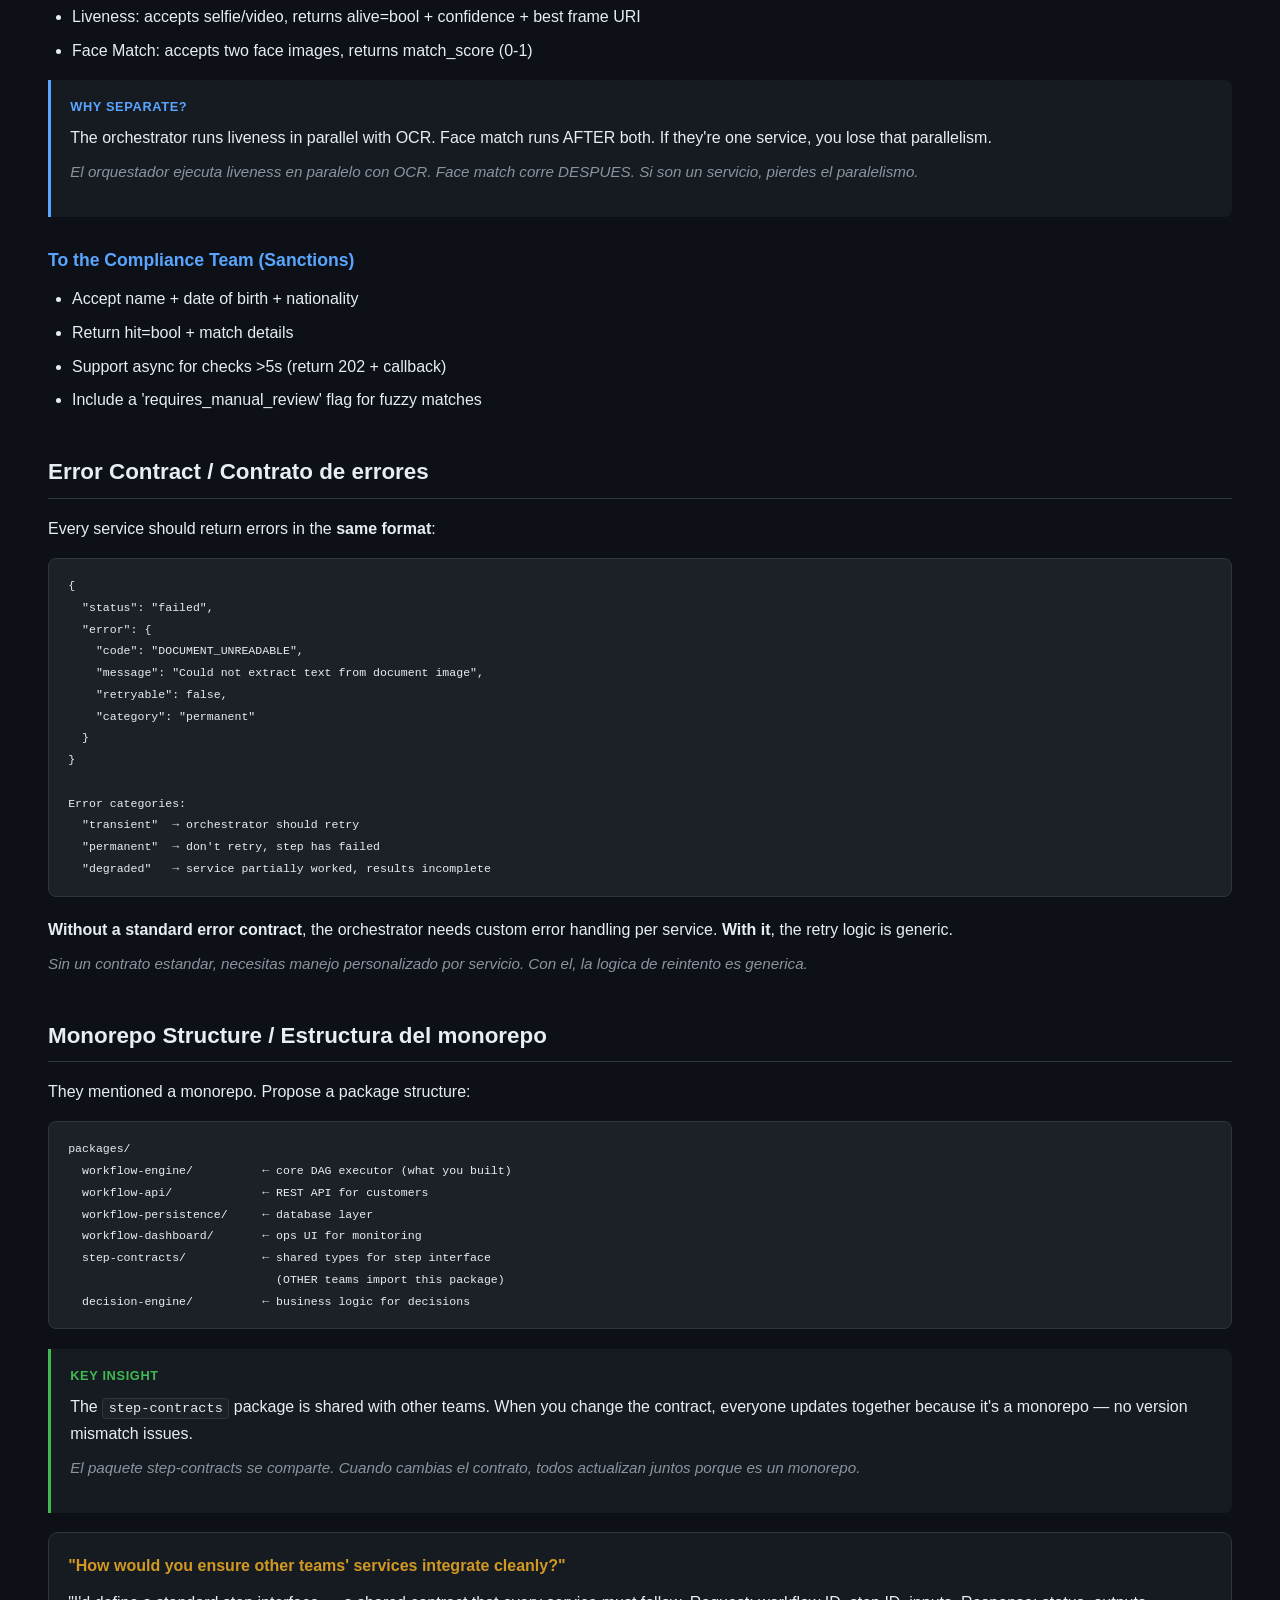
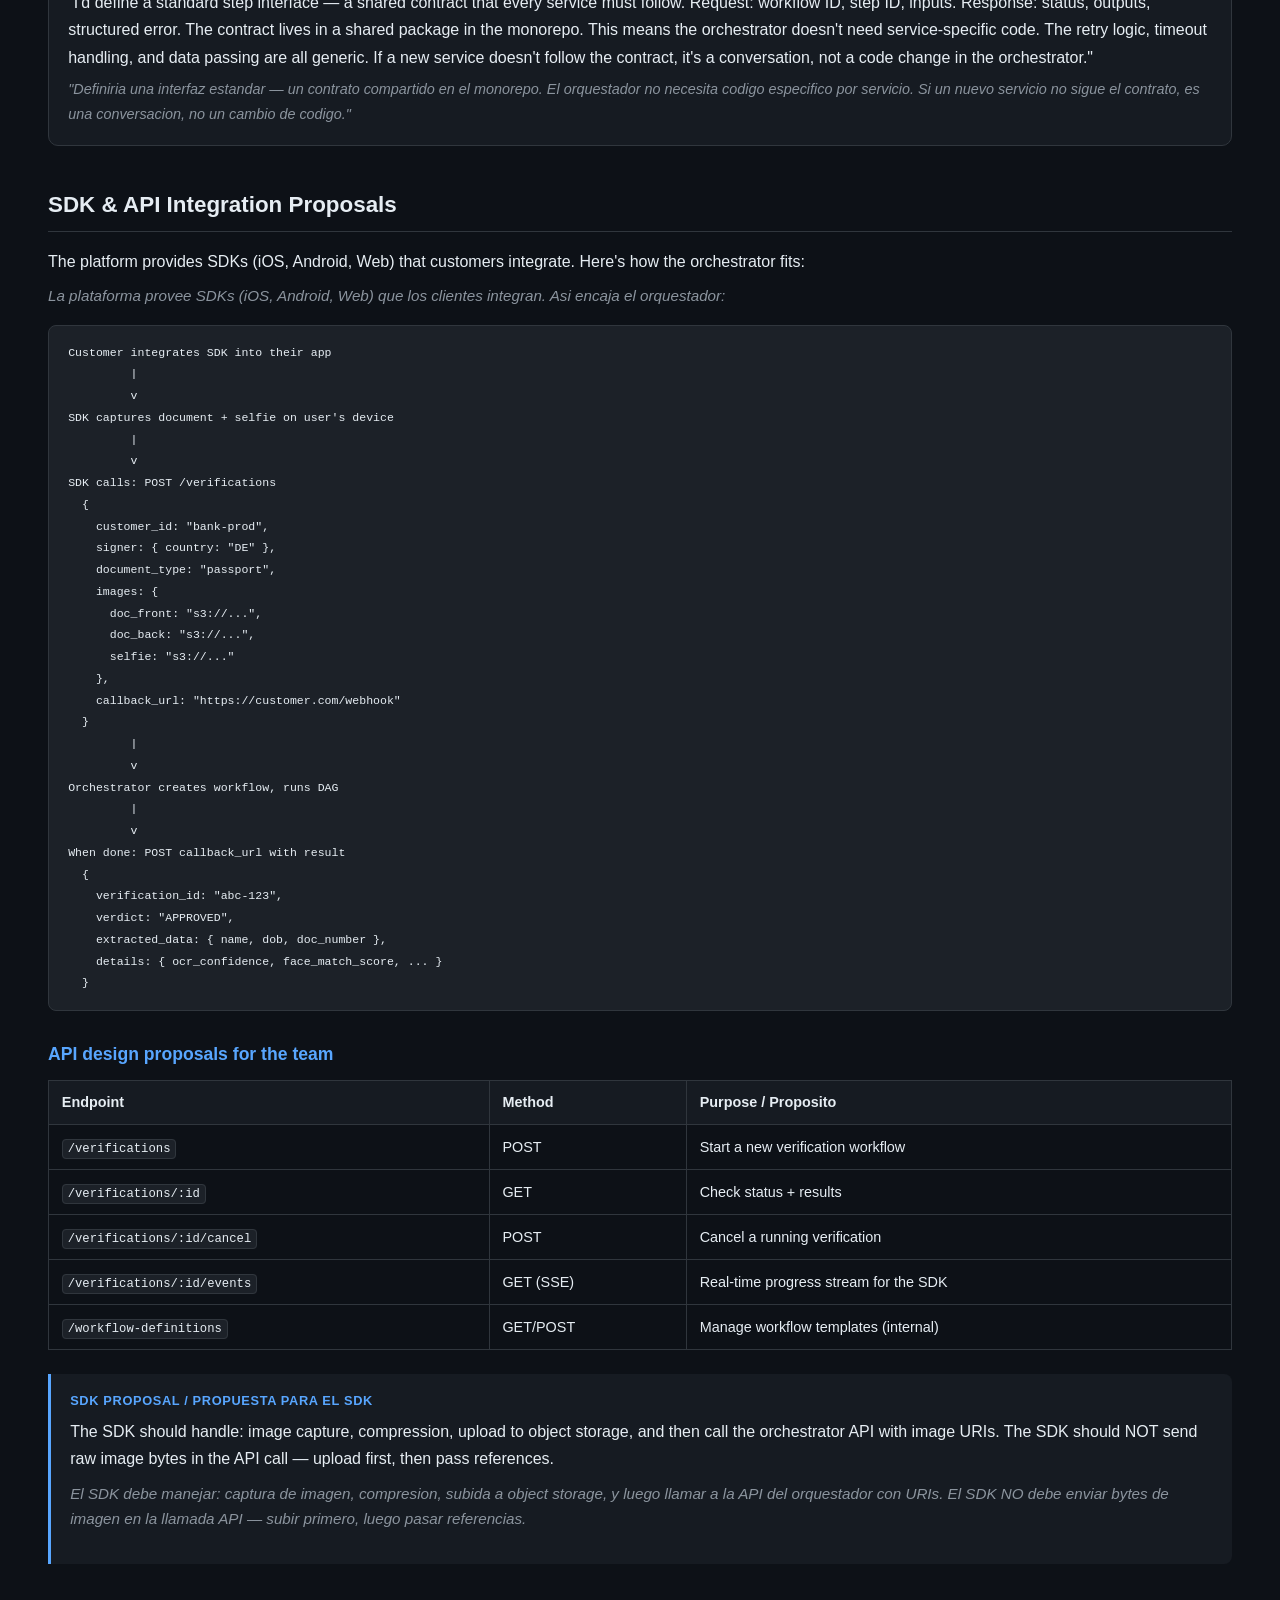
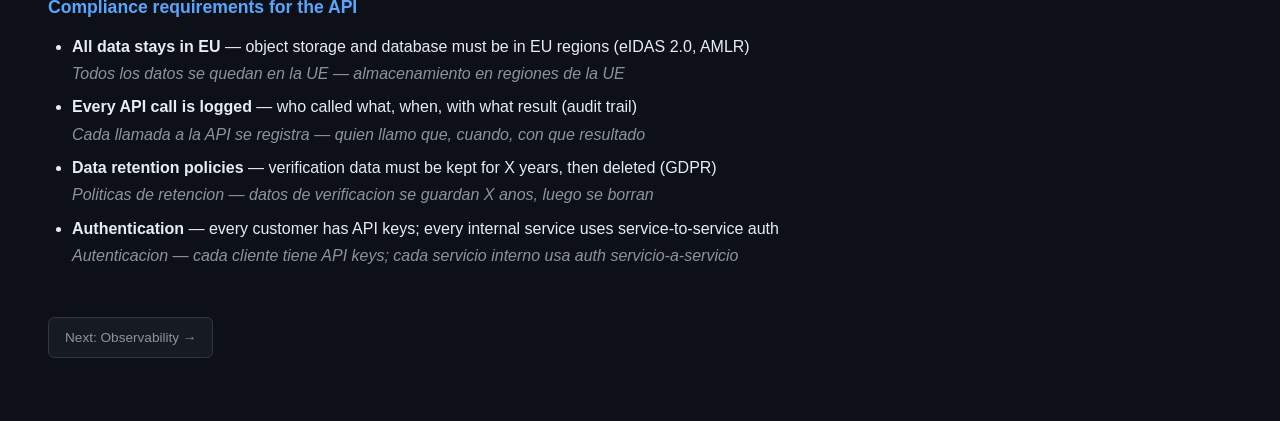
<file: topic-7.html>
<!DOCTYPE html>
<html lang="en">
<head>
  <meta charset="UTF-8">
  <meta name="viewport" content="width=device-width, initial-scale=1.0">
  <title>Topic 7: Proposals to Other Teams — Interview Prep</title>
  <link rel="stylesheet" href="style.css">
</head>
<body>

<nav class="nav">
  <div class="nav-inner">
    <a href="index.html" class="brand">Home</a>
    <a href="architecture.html">Architecture</a>
    <a href="topic-1.html">Data Flow</a>
    <a href="topic-2.html">Services</a>
    <a href="topic-3.html">Decision</a>
    <a href="topic-4.html">Failures</a>
    <a href="topic-5.html">Persistence</a>
    <a href="topic-6.html">Branching</a>
    <a href="topic-7.html" class="active">Proposals</a>
    <a href="topic-8.html">Observability</a>
    <a href="topic-9.html">HTTP &amp; Comms</a>
    <a href="topic-10.html">Events</a>
  </div>
</nav>

<div class="container">

  <h1>Topic 7: Proposals to Other Teams</h1>
  <p class="subtitle">Propuestas a Otros Equipos &bull; <span class="tag tag-med">Medium</span></p>

  <h2>Why This Matters / Por que importa</h2>

  <p>They told you: <em>"it also involves making proposals to other teams."</em> You need to define HOW other teams' services integrate with the orchestrator. This is about <strong>contracts and interfaces</strong>.</p>
  <p class="es">Te dijeron que tambien implica propuestas a otros equipos. Necesitas definir COMO se integran. Esto es sobre contratos e interfaces.</p>

  <h2>The Standard Step Interface</h2>

  <p>Every external service should follow the <strong>SAME</strong> interface. This makes the orchestrator simple — no special code per service.</p>
  <p class="es">Cada servicio debe seguir la MISMA interfaz. Asi el orquestador es simple — sin codigo especial por servicio.</p>

<pre><code>REQUEST (what the orchestrator sends):

POST /execute
{
  "workflow_id": "abc-123",
  "step_id": "ocr",
  "attempt": 1,
  "inputs": {
    "document_image": "s3://bucket/doc.jpg",
    "country": "DE",
    "document_type": "passport"
  }
}


RESPONSE (what the service returns):

{
  "status": "completed",
  "outputs": {
    "name": "Jane Doe",
    "date_of_birth": "1990-01-01",
    "confidence": 0.97,
    "face_crop_uri": "s3://bucket/face.jpg"
  },
  "error": null
}</code></pre>

  <h2>What to Propose to Each Team</h2>

  <h3>To the OCR Team</h3>
  <ul>
    <li>Accept a document image URI and return extracted fields</li>
    <li>Include a confidence score (0-1) for each field</li>
    <li>Extract and store the face crop separately (needed for face matching)</li>
    <li>Return structured errors: retryable vs permanent</li>
    <li>Be idempotent — same image in = same result out</li>
  </ul>

  <h3>To the Biometrics Team (Liveness + Face Match)</h3>
  <ul>
    <li><strong>Two separate endpoints</strong>: Liveness and Face Match</li>
    <li>Liveness: accepts selfie/video, returns alive=bool + confidence + best frame URI</li>
    <li>Face Match: accepts two face images, returns match_score (0-1)</li>
  </ul>

  <div class="callout">
    <div class="label">Why separate?</div>
    <p>The orchestrator runs liveness in parallel with OCR. Face match runs AFTER both. If they're one service, you lose that parallelism.</p>
    <p class="es">El orquestador ejecuta liveness en paralelo con OCR. Face match corre DESPUES. Si son un servicio, pierdes el paralelismo.</p>
  </div>

  <h3>To the Compliance Team (Sanctions)</h3>
  <ul>
    <li>Accept name + date of birth + nationality</li>
    <li>Return hit=bool + match details</li>
    <li>Support async for checks &gt;5s (return 202 + callback)</li>
    <li>Include a 'requires_manual_review' flag for fuzzy matches</li>
  </ul>

  <h2>Error Contract / Contrato de errores</h2>

  <p>Every service should return errors in the <strong>same format</strong>:</p>

<pre><code>{
  "status": "failed",
  "error": {
    "code": "DOCUMENT_UNREADABLE",
    "message": "Could not extract text from document image",
    "retryable": false,
    "category": "permanent"
  }
}

Error categories:
  "transient"  → orchestrator should retry
  "permanent"  → don't retry, step has failed
  "degraded"   → service partially worked, results incomplete</code></pre>

  <p><strong>Without a standard error contract</strong>, the orchestrator needs custom error handling per service. <strong>With it</strong>, the retry logic is generic.</p>
  <p class="es">Sin un contrato estandar, necesitas manejo personalizado por servicio. Con el, la logica de reintento es generica.</p>

  <h2>Monorepo Structure / Estructura del monorepo</h2>

  <p>They mentioned a monorepo. Propose a package structure:</p>

<pre><code>packages/
  workflow-engine/          ← core DAG executor (what you built)
  workflow-api/             ← REST API for customers
  workflow-persistence/     ← database layer
  workflow-dashboard/       ← ops UI for monitoring
  step-contracts/           ← shared types for step interface
                              (OTHER teams import this package)
  decision-engine/          ← business logic for decisions</code></pre>

  <div class="callout success">
    <div class="label">Key insight</div>
    <p>The <code>step-contracts</code> package is shared with other teams. When you change the contract, everyone updates together because it's a monorepo — no version mismatch issues.</p>
    <p class="es">El paquete step-contracts se comparte. Cuando cambias el contrato, todos actualizan juntos porque es un monorepo.</p>
  </div>

  <div class="qa">
    <div class="question">"How would you ensure other teams' services integrate cleanly?"</div>
    <div class="answer">"I'd define a standard step interface — a shared contract that every service must follow. Request: workflow ID, step ID, inputs. Response: status, outputs, structured error. The contract lives in a shared package in the monorepo. This means the orchestrator doesn't need service-specific code. The retry logic, timeout handling, and data passing are all generic. If a new service doesn't follow the contract, it's a conversation, not a code change in the orchestrator."</div>
    <div class="answer-es">"Definiria una interfaz estandar — un contrato compartido en el monorepo. El orquestador no necesita codigo especifico por servicio. Si un nuevo servicio no sigue el contrato, es una conversacion, no un cambio de codigo."</div>
  </div>

  <!-- ============ SDK & API PROPOSALS ============ -->
  <h2>SDK &amp; API Integration Proposals</h2>

  <p>The platform provides SDKs (iOS, Android, Web) that customers integrate. Here's how the orchestrator fits:</p>
  <p class="es">La plataforma provee SDKs (iOS, Android, Web) que los clientes integran. Asi encaja el orquestador:</p>

<pre><code>Customer integrates SDK into their app
         |
         v
SDK captures document + selfie on user's device
         |
         v
SDK calls: POST /verifications
  {
    customer_id: "bank-prod",
    signer: { country: "DE" },
    document_type: "passport",
    images: {
      doc_front: "s3://...",
      doc_back: "s3://...",
      selfie: "s3://..."
    },
    callback_url: "https://customer.com/webhook"
  }
         |
         v
Orchestrator creates workflow, runs DAG
         |
         v
When done: POST callback_url with result
  {
    verification_id: "abc-123",
    verdict: "APPROVED",
    extracted_data: { name, dob, doc_number },
    details: { ocr_confidence, face_match_score, ... }
  }</code></pre>

  <h3>API design proposals for the team</h3>

  <table>
    <tr><th>Endpoint</th><th>Method</th><th>Purpose / Proposito</th></tr>
    <tr><td><code>/verifications</code></td><td>POST</td><td>Start a new verification workflow</td></tr>
    <tr><td><code>/verifications/:id</code></td><td>GET</td><td>Check status + results</td></tr>
    <tr><td><code>/verifications/:id/cancel</code></td><td>POST</td><td>Cancel a running verification</td></tr>
    <tr><td><code>/verifications/:id/events</code></td><td>GET (SSE)</td><td>Real-time progress stream for the SDK</td></tr>
    <tr><td><code>/workflow-definitions</code></td><td>GET/POST</td><td>Manage workflow templates (internal)</td></tr>
  </table>

  <div class="callout">
    <div class="label">SDK proposal / Propuesta para el SDK</div>
    <p>The SDK should handle: image capture, compression, upload to object storage, and then call the orchestrator API with image URIs. The SDK should NOT send raw image bytes in the API call — upload first, then pass references.</p>
    <p class="es">El SDK debe manejar: captura de imagen, compresion, subida a object storage, y luego llamar a la API del orquestador con URIs. El SDK NO debe enviar bytes de imagen en la llamada API — subir primero, luego pasar referencias.</p>
  </div>

  <h3>Compliance requirements for the API</h3>
  <ul>
    <li><strong>All data stays in EU</strong> — object storage and database must be in EU regions (eIDAS 2.0, AMLR)
      <br><em>Todos los datos se quedan en la UE — almacenamiento en regiones de la UE</em></li>
    <li><strong>Every API call is logged</strong> — who called what, when, with what result (audit trail)
      <br><em>Cada llamada a la API se registra — quien llamo que, cuando, con que resultado</em></li>
    <li><strong>Data retention policies</strong> — verification data must be kept for X years, then deleted (GDPR)
      <br><em>Politicas de retencion — datos de verificacion se guardan X anos, luego se borran</em></li>
    <li><strong>Authentication</strong> — every customer has API keys; every internal service uses service-to-service auth
      <br><em>Autenticacion — cada cliente tiene API keys; cada servicio interno usa auth servicio-a-servicio</em></li>
  </ul>

  <a href="topic-8.html" class="back-top">Next: Observability &rarr;</a>

</div>
</body>
</html>
</file>
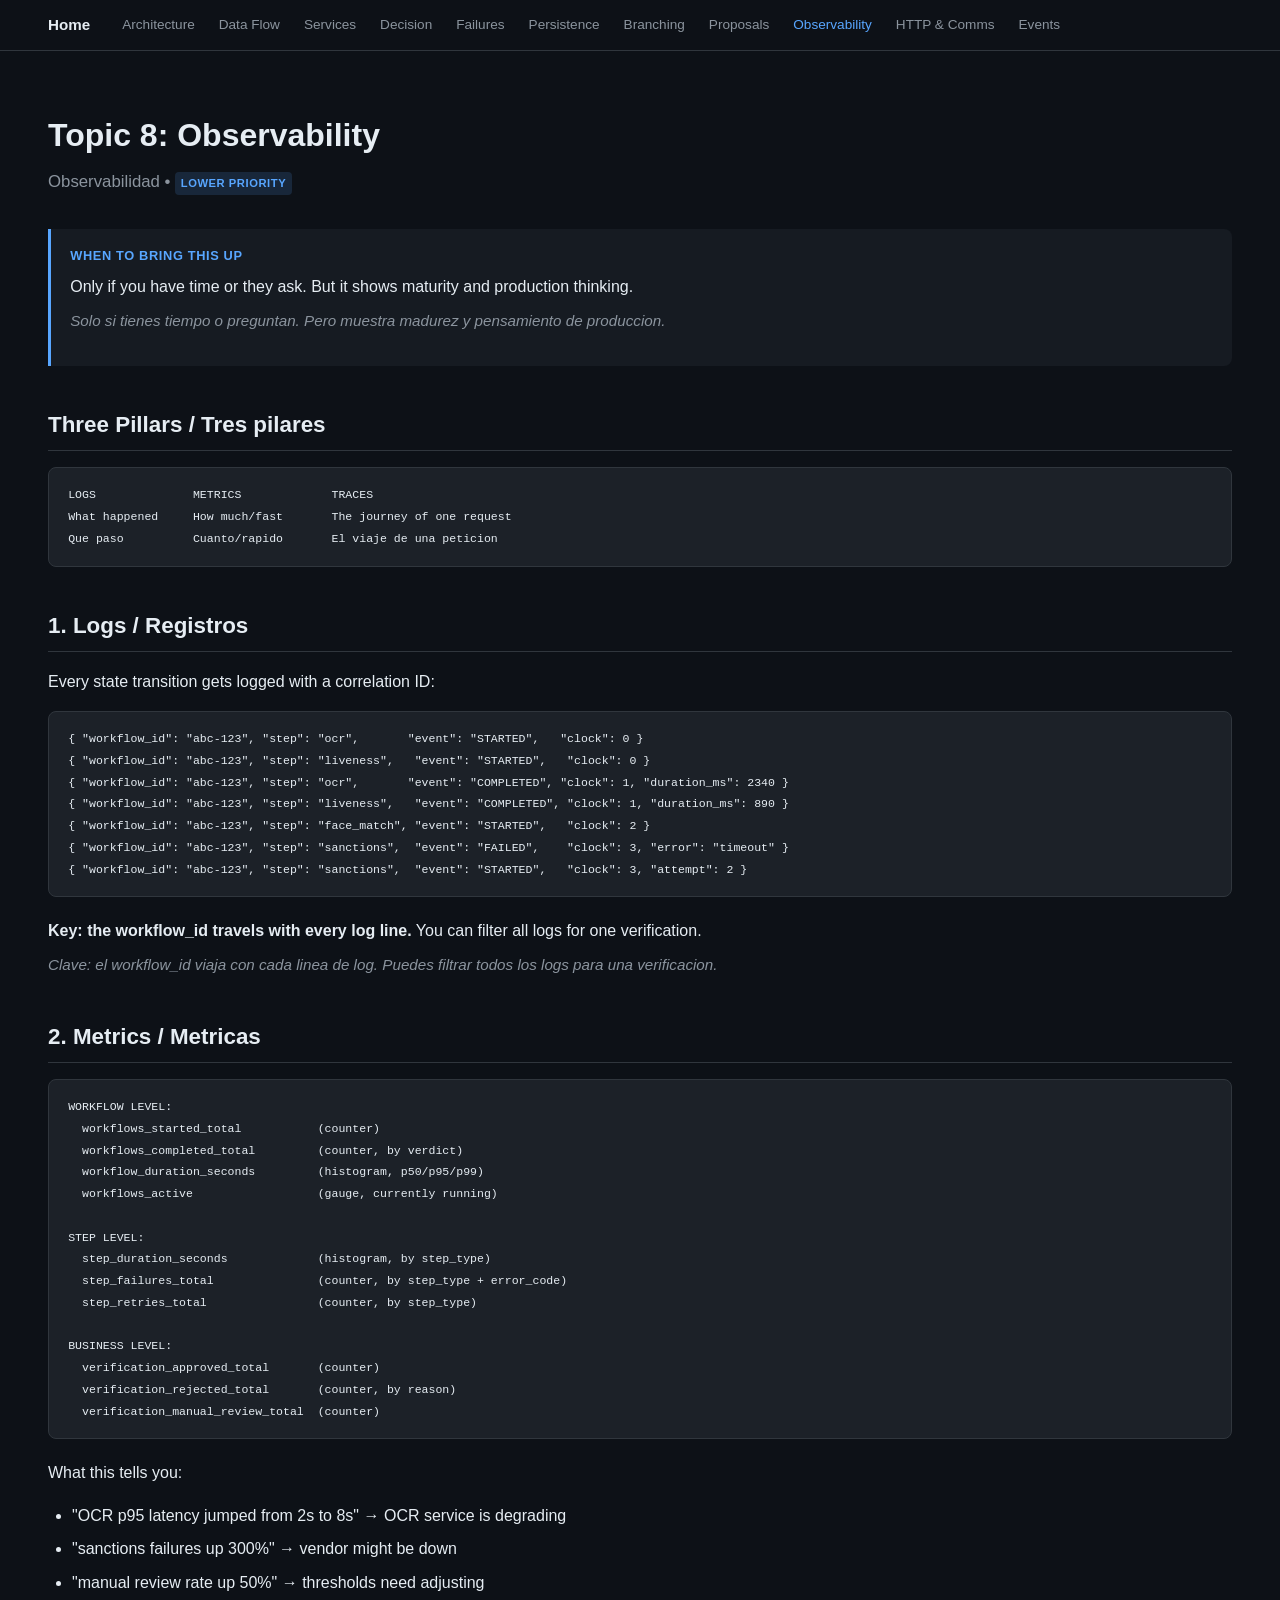
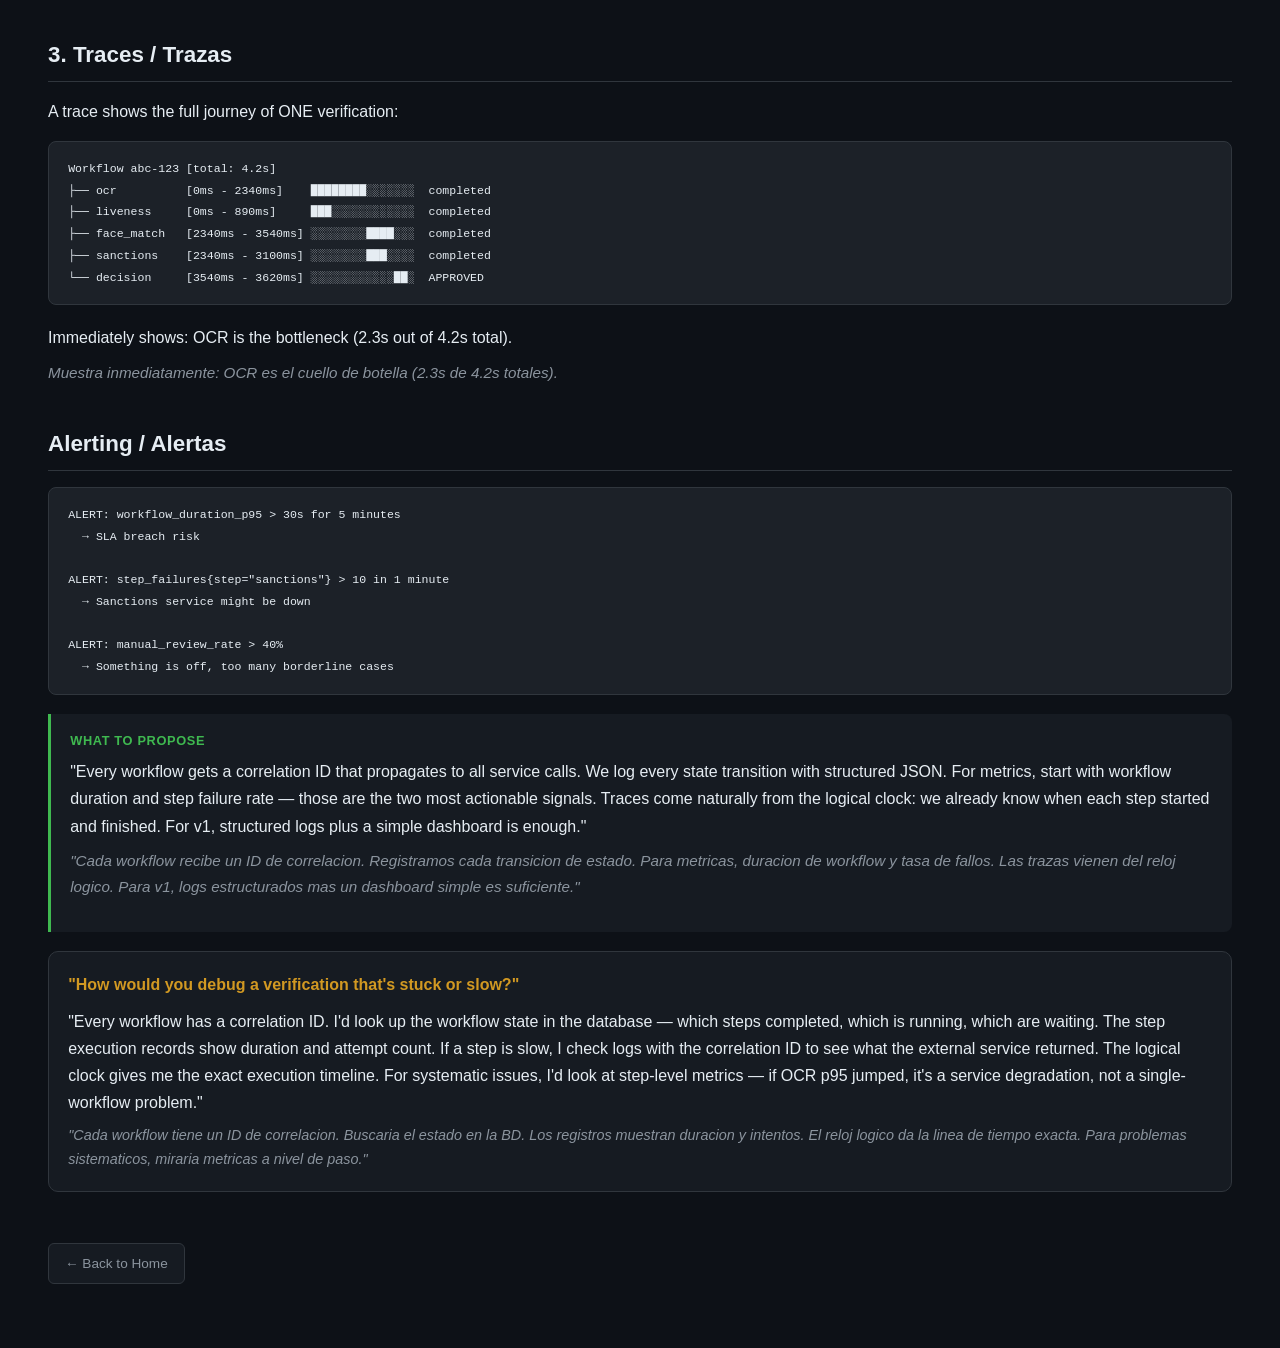
<file: topic-8.html>
<!DOCTYPE html>
<html lang="en">
<head>
  <meta charset="UTF-8">
  <meta name="viewport" content="width=device-width, initial-scale=1.0">
  <title>Topic 8: Observability — Interview Prep</title>
  <link rel="stylesheet" href="style.css">
</head>
<body>

<nav class="nav">
  <div class="nav-inner">
    <a href="index.html" class="brand">Home</a>
    <a href="architecture.html">Architecture</a>
    <a href="topic-1.html">Data Flow</a>
    <a href="topic-2.html">Services</a>
    <a href="topic-3.html">Decision</a>
    <a href="topic-4.html">Failures</a>
    <a href="topic-5.html">Persistence</a>
    <a href="topic-6.html">Branching</a>
    <a href="topic-7.html">Proposals</a>
    <a href="topic-8.html" class="active">Observability</a>
    <a href="topic-9.html">HTTP &amp; Comms</a>
    <a href="topic-10.html">Events</a>
  </div>
</nav>

<div class="container">

  <h1>Topic 8: Observability</h1>
  <p class="subtitle">Observabilidad &bull; <span class="tag tag-low">Lower Priority</span></p>

  <div class="callout">
    <div class="label">When to bring this up</div>
    <p>Only if you have time or they ask. But it shows maturity and production thinking.</p>
    <p class="es">Solo si tienes tiempo o preguntan. Pero muestra madurez y pensamiento de produccion.</p>
  </div>

  <h2>Three Pillars / Tres pilares</h2>

<pre><code>LOGS              METRICS             TRACES
What happened     How much/fast       The journey of one request
Que paso          Cuanto/rapido       El viaje de una peticion</code></pre>

  <h2>1. Logs / Registros</h2>

  <p>Every state transition gets logged with a correlation ID:</p>

<pre><code>{ "workflow_id": "abc-123", "step": "ocr",       "event": "STARTED",   "clock": 0 }
{ "workflow_id": "abc-123", "step": "liveness",   "event": "STARTED",   "clock": 0 }
{ "workflow_id": "abc-123", "step": "ocr",       "event": "COMPLETED", "clock": 1, "duration_ms": 2340 }
{ "workflow_id": "abc-123", "step": "liveness",   "event": "COMPLETED", "clock": 1, "duration_ms": 890 }
{ "workflow_id": "abc-123", "step": "face_match", "event": "STARTED",   "clock": 2 }
{ "workflow_id": "abc-123", "step": "sanctions",  "event": "FAILED",    "clock": 3, "error": "timeout" }
{ "workflow_id": "abc-123", "step": "sanctions",  "event": "STARTED",   "clock": 3, "attempt": 2 }</code></pre>

  <p><strong>Key: the workflow_id travels with every log line.</strong> You can filter all logs for one verification.</p>
  <p class="es">Clave: el workflow_id viaja con cada linea de log. Puedes filtrar todos los logs para una verificacion.</p>

  <h2>2. Metrics / Metricas</h2>

<pre><code>WORKFLOW LEVEL:
  workflows_started_total           (counter)
  workflows_completed_total         (counter, by verdict)
  workflow_duration_seconds         (histogram, p50/p95/p99)
  workflows_active                  (gauge, currently running)

STEP LEVEL:
  step_duration_seconds             (histogram, by step_type)
  step_failures_total               (counter, by step_type + error_code)
  step_retries_total                (counter, by step_type)

BUSINESS LEVEL:
  verification_approved_total       (counter)
  verification_rejected_total       (counter, by reason)
  verification_manual_review_total  (counter)</code></pre>

  <p>What this tells you:</p>
  <ul>
    <li>"OCR p95 latency jumped from 2s to 8s" → OCR service is degrading</li>
    <li>"sanctions failures up 300%" → vendor might be down</li>
    <li>"manual review rate up 50%" → thresholds need adjusting</li>
  </ul>

  <h2>3. Traces / Trazas</h2>

  <p>A trace shows the full journey of ONE verification:</p>

<pre><code>Workflow abc-123 [total: 4.2s]
├── ocr          [0ms - 2340ms]    ████████░░░░░░░  completed
├── liveness     [0ms - 890ms]     ███░░░░░░░░░░░░  completed
├── face_match   [2340ms - 3540ms] ░░░░░░░░████░░░  completed
├── sanctions    [2340ms - 3100ms] ░░░░░░░░███░░░░  completed
└── decision     [3540ms - 3620ms] ░░░░░░░░░░░░██░  APPROVED</code></pre>

  <p>Immediately shows: OCR is the bottleneck (2.3s out of 4.2s total).</p>
  <p class="es">Muestra inmediatamente: OCR es el cuello de botella (2.3s de 4.2s totales).</p>

  <h2>Alerting / Alertas</h2>

<pre><code>ALERT: workflow_duration_p95 > 30s for 5 minutes
  → SLA breach risk

ALERT: step_failures{step="sanctions"} > 10 in 1 minute
  → Sanctions service might be down

ALERT: manual_review_rate > 40%
  → Something is off, too many borderline cases</code></pre>

  <div class="callout success">
    <div class="label">What to propose</div>
    <p>"Every workflow gets a correlation ID that propagates to all service calls. We log every state transition with structured JSON. For metrics, start with workflow duration and step failure rate — those are the two most actionable signals. Traces come naturally from the logical clock: we already know when each step started and finished. For v1, structured logs plus a simple dashboard is enough."</p>
    <p class="es">"Cada workflow recibe un ID de correlacion. Registramos cada transicion de estado. Para metricas, duracion de workflow y tasa de fallos. Las trazas vienen del reloj logico. Para v1, logs estructurados mas un dashboard simple es suficiente."</p>
  </div>

  <div class="qa">
    <div class="question">"How would you debug a verification that's stuck or slow?"</div>
    <div class="answer">"Every workflow has a correlation ID. I'd look up the workflow state in the database — which steps completed, which is running, which are waiting. The step execution records show duration and attempt count. If a step is slow, I check logs with the correlation ID to see what the external service returned. The logical clock gives me the exact execution timeline. For systematic issues, I'd look at step-level metrics — if OCR p95 jumped, it's a service degradation, not a single-workflow problem."</div>
    <div class="answer-es">"Cada workflow tiene un ID de correlacion. Buscaria el estado en la BD. Los registros muestran duracion y intentos. El reloj logico da la linea de tiempo exacta. Para problemas sistematicos, miraria metricas a nivel de paso."</div>
  </div>

  <a href="index.html" class="back-top">&larr; Back to Home</a>

</div>
</body>
</html>
</file>
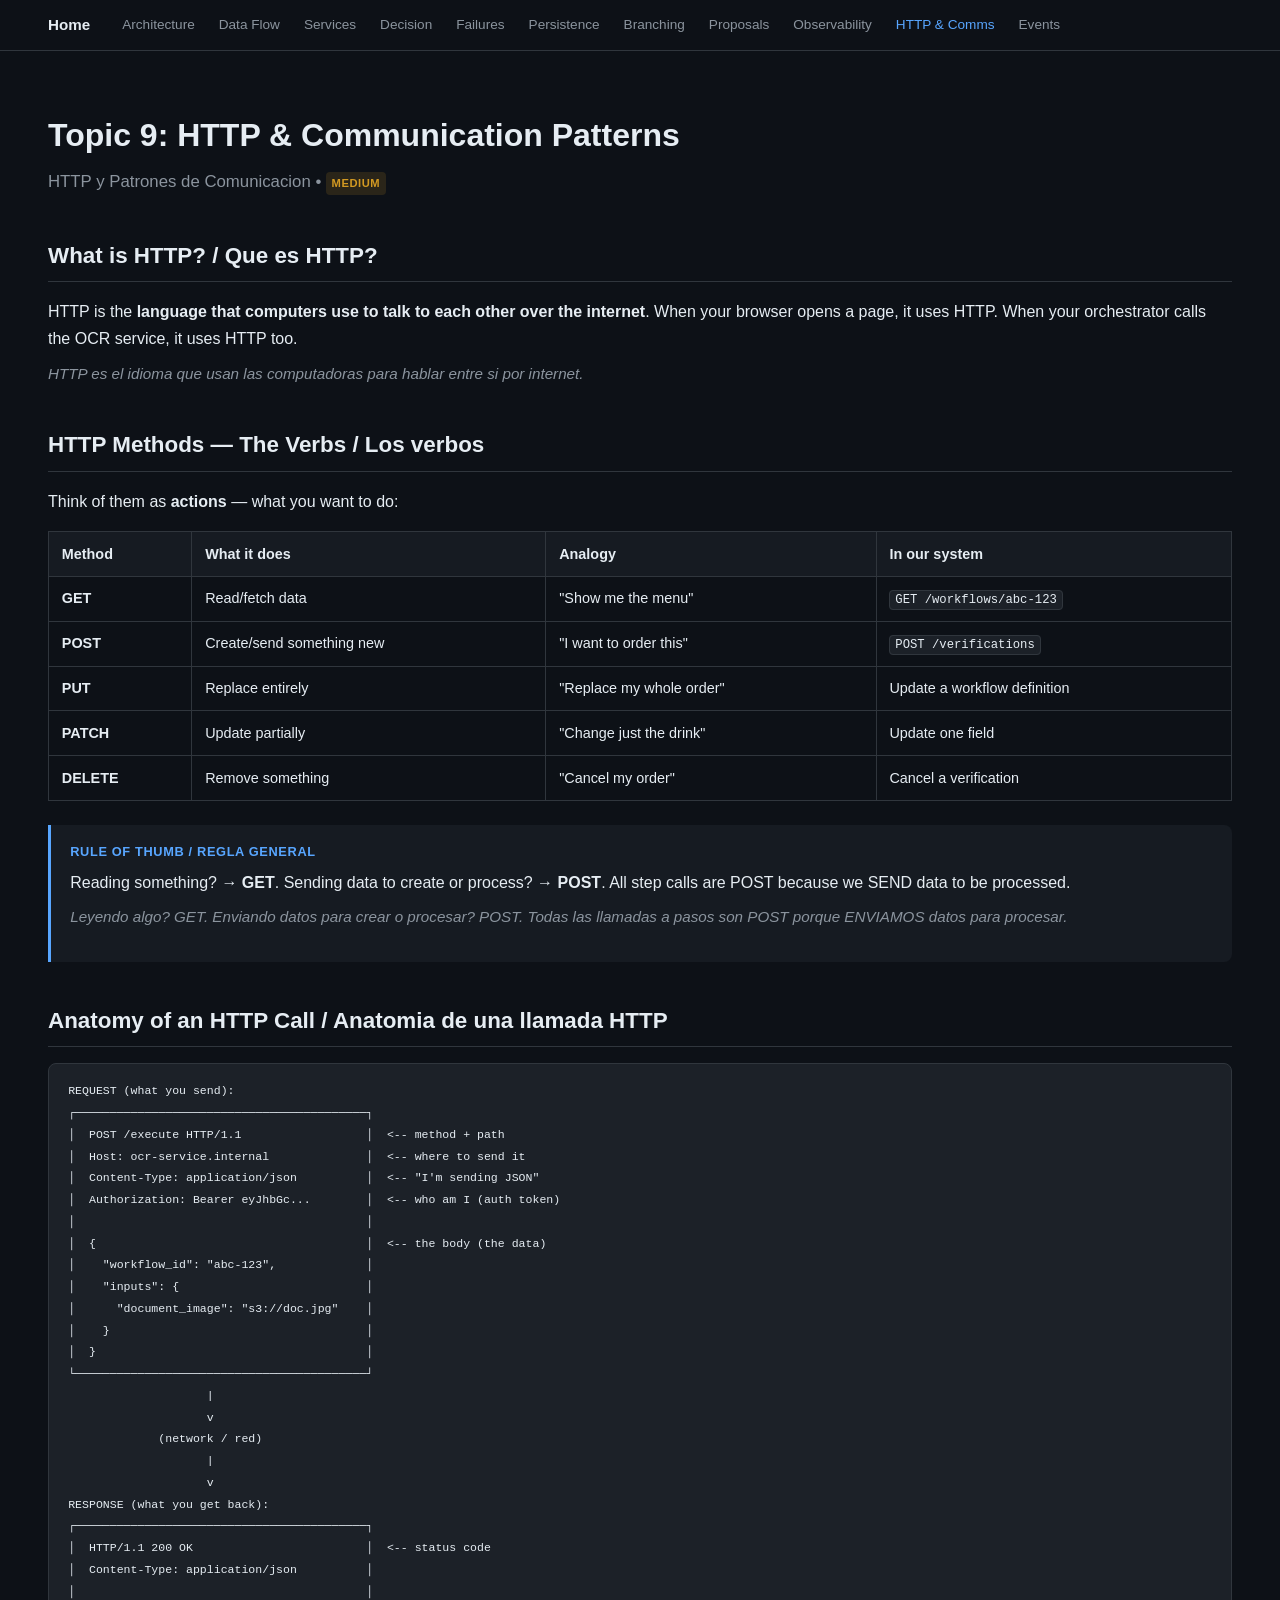
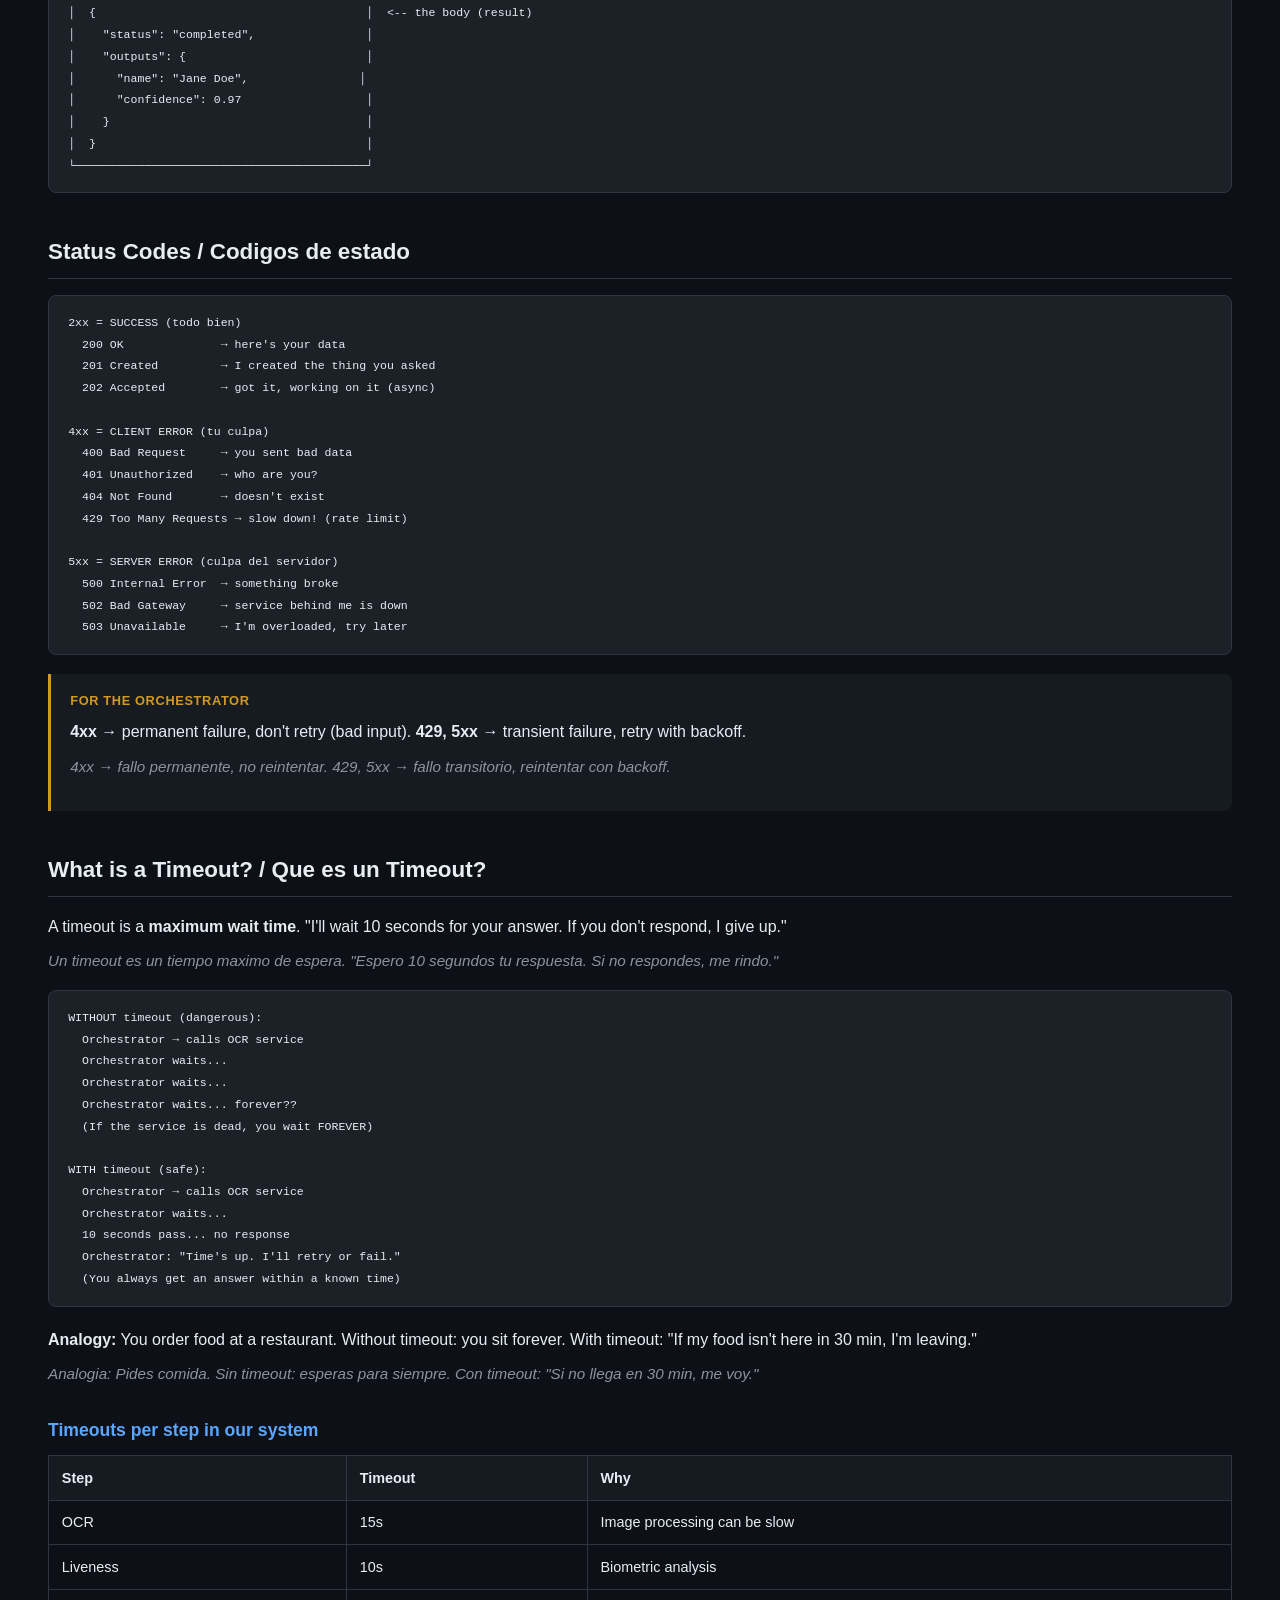
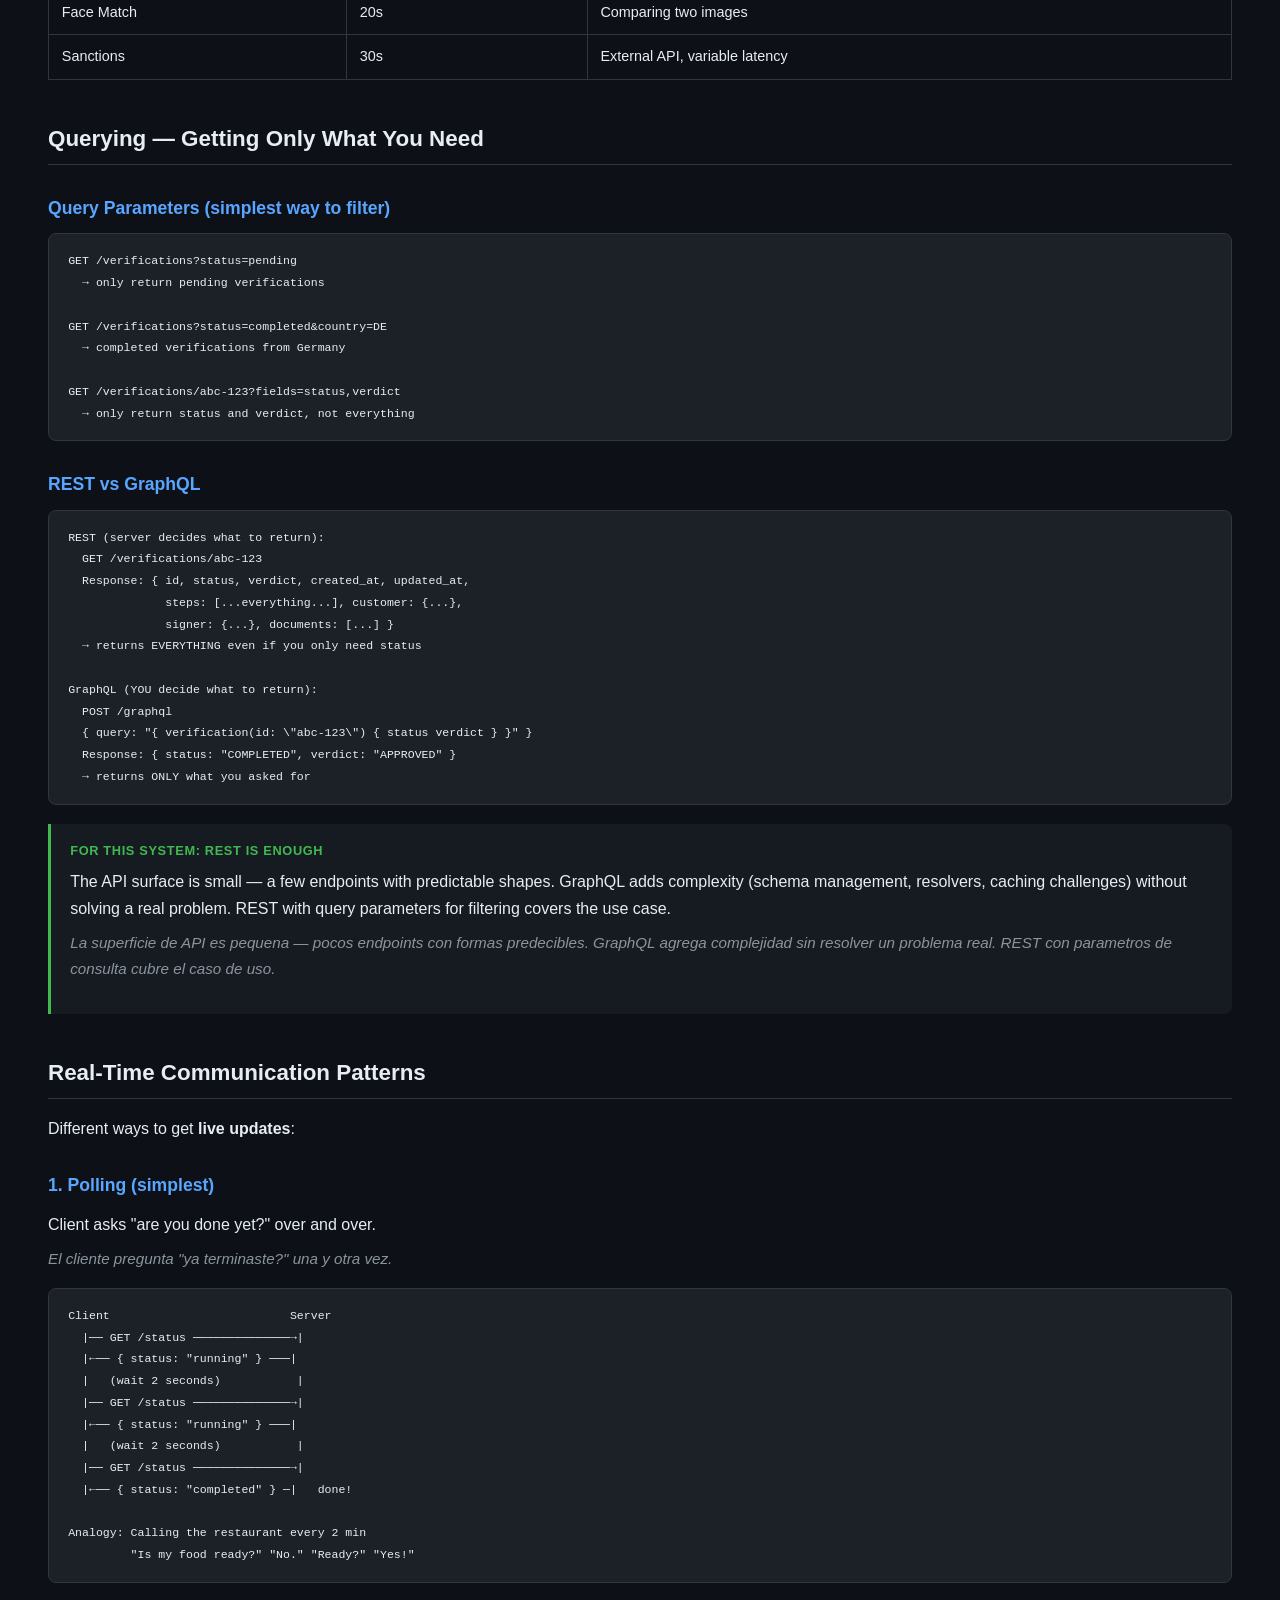
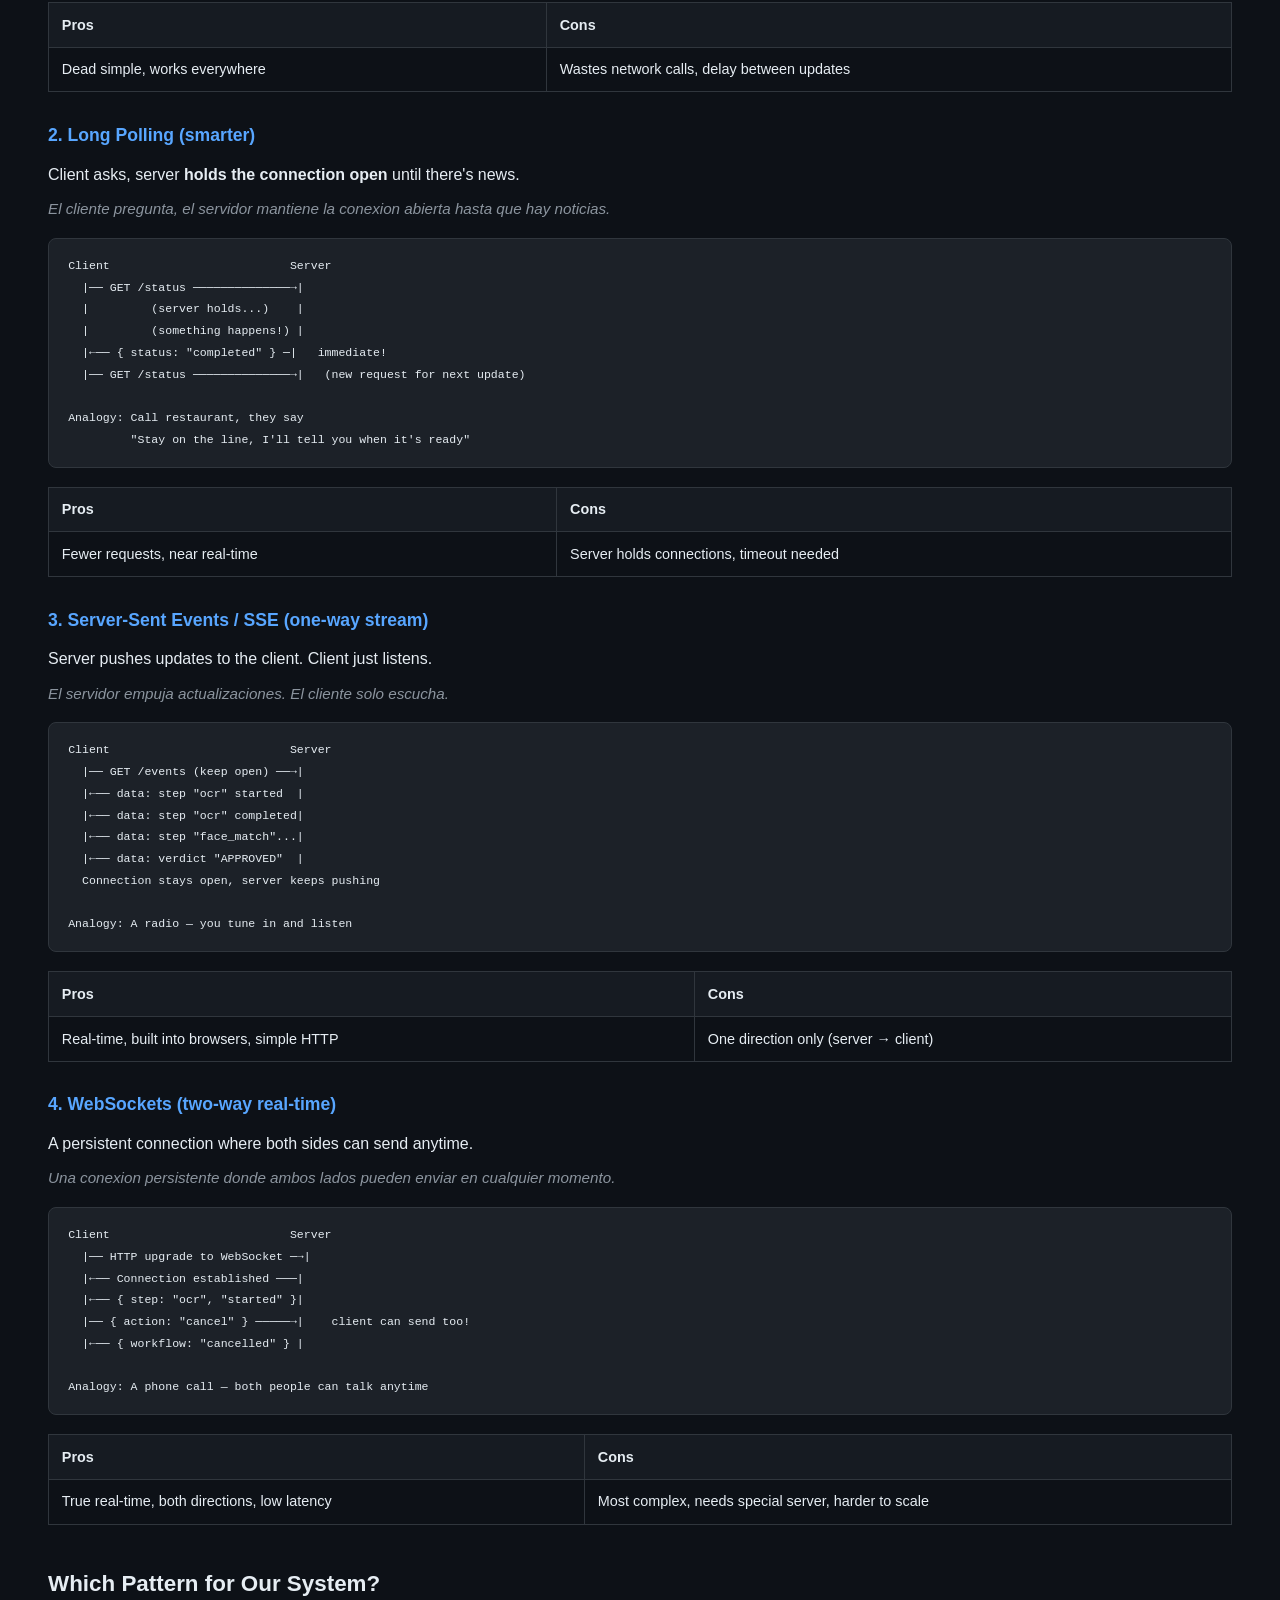
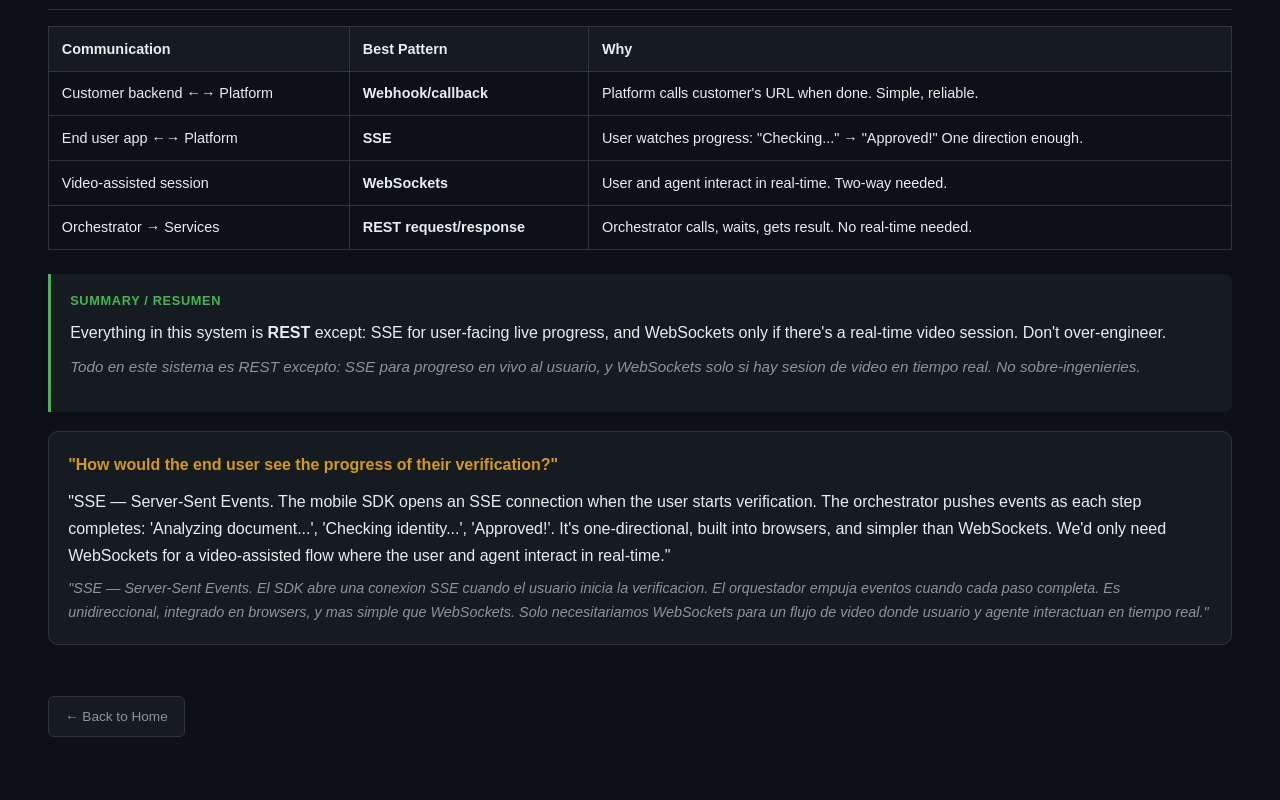
<file: topic-9.html>
<!DOCTYPE html>
<html lang="en">
<head>
  <meta charset="UTF-8">
  <meta name="viewport" content="width=device-width, initial-scale=1.0">
  <title>Topic 9: HTTP &amp; Communication Patterns — Interview Prep</title>
  <link rel="stylesheet" href="style.css">
</head>
<body>

<nav class="nav">
  <div class="nav-inner">
    <a href="index.html" class="brand">Home</a>
    <a href="architecture.html">Architecture</a>
    <a href="topic-1.html">Data Flow</a>
    <a href="topic-2.html">Services</a>
    <a href="topic-3.html">Decision</a>
    <a href="topic-4.html">Failures</a>
    <a href="topic-5.html">Persistence</a>
    <a href="topic-6.html">Branching</a>
    <a href="topic-7.html">Proposals</a>
    <a href="topic-8.html">Observability</a>
    <a href="topic-9.html" class="active">HTTP &amp; Comms</a>
    <a href="topic-10.html">Events</a>
  </div>
</nav>

<div class="container">

  <h1>Topic 9: HTTP &amp; Communication Patterns</h1>
  <p class="subtitle">HTTP y Patrones de Comunicacion &bull; <span class="tag tag-med">Medium</span></p>

  <!-- ============ HTTP BASICS ============ -->
  <h2>What is HTTP? / Que es HTTP?</h2>

  <p>HTTP is the <strong>language that computers use to talk to each other over the internet</strong>. When your browser opens a page, it uses HTTP. When your orchestrator calls the OCR service, it uses HTTP too.</p>
  <p class="es">HTTP es el idioma que usan las computadoras para hablar entre si por internet.</p>

  <!-- ============ HTTP METHODS ============ -->
  <h2>HTTP Methods — The Verbs / Los verbos</h2>

  <p>Think of them as <strong>actions</strong> — what you want to do:</p>

  <table>
    <tr><th>Method</th><th>What it does</th><th>Analogy</th><th>In our system</th></tr>
    <tr><td><strong>GET</strong></td><td>Read/fetch data</td><td>"Show me the menu"</td><td><code>GET /workflows/abc-123</code></td></tr>
    <tr><td><strong>POST</strong></td><td>Create/send something new</td><td>"I want to order this"</td><td><code>POST /verifications</code></td></tr>
    <tr><td><strong>PUT</strong></td><td>Replace entirely</td><td>"Replace my whole order"</td><td>Update a workflow definition</td></tr>
    <tr><td><strong>PATCH</strong></td><td>Update partially</td><td>"Change just the drink"</td><td>Update one field</td></tr>
    <tr><td><strong>DELETE</strong></td><td>Remove something</td><td>"Cancel my order"</td><td>Cancel a verification</td></tr>
  </table>

  <div class="callout">
    <div class="label">Rule of thumb / Regla general</div>
    <p>Reading something? &rarr; <strong>GET</strong>. Sending data to create or process? &rarr; <strong>POST</strong>. All step calls are POST because we SEND data to be processed.</p>
    <p class="es">Leyendo algo? GET. Enviando datos para crear o procesar? POST. Todas las llamadas a pasos son POST porque ENVIAMOS datos para procesar.</p>
  </div>

  <!-- ============ FULL REQUEST ============ -->
  <h2>Anatomy of an HTTP Call / Anatomia de una llamada HTTP</h2>

<pre><code>REQUEST (what you send):
┌──────────────────────────────────────────┐
│  POST /execute HTTP/1.1                  │  &lt;-- method + path
│  Host: ocr-service.internal              │  &lt;-- where to send it
│  Content-Type: application/json          │  &lt;-- "I'm sending JSON"
│  Authorization: Bearer eyJhbGc...        │  &lt;-- who am I (auth token)
│                                          │
│  {                                       │  &lt;-- the body (the data)
│    "workflow_id": "abc-123",             │
│    "inputs": {                           │
│      "document_image": "s3://doc.jpg"    │
│    }                                     │
│  }                                       │
└──────────────────────────────────────────┘
                    |
                    v
             (network / red)
                    |
                    v
RESPONSE (what you get back):
┌──────────────────────────────────────────┐
│  HTTP/1.1 200 OK                         │  &lt;-- status code
│  Content-Type: application/json          │
│                                          │
│  {                                       │  &lt;-- the body (result)
│    "status": "completed",                │
│    "outputs": {                          │
│      "name": "Jane Doe",                │
│      "confidence": 0.97                  │
│    }                                     │
│  }                                       │
└──────────────────────────────────────────┘</code></pre>

  <!-- ============ STATUS CODES ============ -->
  <h2>Status Codes / Codigos de estado</h2>

<pre><code>2xx = SUCCESS (todo bien)
  200 OK              &rarr; here's your data
  201 Created         &rarr; I created the thing you asked
  202 Accepted        &rarr; got it, working on it (async)

4xx = CLIENT ERROR (tu culpa)
  400 Bad Request     &rarr; you sent bad data
  401 Unauthorized    &rarr; who are you?
  404 Not Found       &rarr; doesn't exist
  429 Too Many Requests &rarr; slow down! (rate limit)

5xx = SERVER ERROR (culpa del servidor)
  500 Internal Error  &rarr; something broke
  502 Bad Gateway     &rarr; service behind me is down
  503 Unavailable     &rarr; I'm overloaded, try later</code></pre>

  <div class="callout warn">
    <div class="label">For the orchestrator</div>
    <p><strong>4xx</strong> &rarr; permanent failure, don't retry (bad input). <strong>429, 5xx</strong> &rarr; transient failure, retry with backoff.</p>
    <p class="es">4xx &rarr; fallo permanente, no reintentar. 429, 5xx &rarr; fallo transitorio, reintentar con backoff.</p>
  </div>

  <!-- ============ TIMEOUT ============ -->
  <h2>What is a Timeout? / Que es un Timeout?</h2>

  <p>A timeout is a <strong>maximum wait time</strong>. "I'll wait 10 seconds for your answer. If you don't respond, I give up."</p>
  <p class="es">Un timeout es un tiempo maximo de espera. "Espero 10 segundos tu respuesta. Si no respondes, me rindo."</p>

<pre><code>WITHOUT timeout (dangerous):
  Orchestrator &rarr; calls OCR service
  Orchestrator waits...
  Orchestrator waits...
  Orchestrator waits... forever??
  (If the service is dead, you wait FOREVER)

WITH timeout (safe):
  Orchestrator &rarr; calls OCR service
  Orchestrator waits...
  10 seconds pass... no response
  Orchestrator: "Time's up. I'll retry or fail."
  (You always get an answer within a known time)</code></pre>

  <p><strong>Analogy:</strong> You order food at a restaurant. Without timeout: you sit forever. With timeout: "If my food isn't here in 30 min, I'm leaving."</p>
  <p class="es">Analogia: Pides comida. Sin timeout: esperas para siempre. Con timeout: "Si no llega en 30 min, me voy."</p>

  <h3>Timeouts per step in our system</h3>
  <table>
    <tr><th>Step</th><th>Timeout</th><th>Why</th></tr>
    <tr><td>OCR</td><td>15s</td><td>Image processing can be slow</td></tr>
    <tr><td>Liveness</td><td>10s</td><td>Biometric analysis</td></tr>
    <tr><td>Face Match</td><td>20s</td><td>Comparing two images</td></tr>
    <tr><td>Sanctions</td><td>30s</td><td>External API, variable latency</td></tr>
  </table>

  <!-- ============ QUERY PARAMS ============ -->
  <h2>Querying — Getting Only What You Need</h2>

  <h3>Query Parameters (simplest way to filter)</h3>

<pre><code>GET /verifications?status=pending
  &rarr; only return pending verifications

GET /verifications?status=completed&amp;country=DE
  &rarr; completed verifications from Germany

GET /verifications/abc-123?fields=status,verdict
  &rarr; only return status and verdict, not everything</code></pre>

  <h3>REST vs GraphQL</h3>

<pre><code>REST (server decides what to return):
  GET /verifications/abc-123
  Response: { id, status, verdict, created_at, updated_at,
              steps: [...everything...], customer: {...},
              signer: {...}, documents: [...] }
  &rarr; returns EVERYTHING even if you only need status

GraphQL (YOU decide what to return):
  POST /graphql
  { query: "{ verification(id: \"abc-123\") { status verdict } }" }
  Response: { status: "COMPLETED", verdict: "APPROVED" }
  &rarr; returns ONLY what you asked for</code></pre>

  <div class="callout success">
    <div class="label">For this system: REST is enough</div>
    <p>The API surface is small — a few endpoints with predictable shapes. GraphQL adds complexity (schema management, resolvers, caching challenges) without solving a real problem. REST with query parameters for filtering covers the use case.</p>
    <p class="es">La superficie de API es pequena — pocos endpoints con formas predecibles. GraphQL agrega complejidad sin resolver un problema real. REST con parametros de consulta cubre el caso de uso.</p>
  </div>

  <!-- ============ REAL-TIME PATTERNS ============ -->
  <h2>Real-Time Communication Patterns</h2>
  <p>Different ways to get <strong>live updates</strong>:</p>

  <h3>1. Polling (simplest)</h3>
  <p>Client asks "are you done yet?" over and over.</p>
  <p class="es">El cliente pregunta "ya terminaste?" una y otra vez.</p>

<pre><code>Client                          Server
  |── GET /status ──────────────&rarr;|
  |&larr;── { status: "running" } ───|
  |   (wait 2 seconds)           |
  |── GET /status ──────────────&rarr;|
  |&larr;── { status: "running" } ───|
  |   (wait 2 seconds)           |
  |── GET /status ──────────────&rarr;|
  |&larr;── { status: "completed" } ─|   done!

Analogy: Calling the restaurant every 2 min
         "Is my food ready?" "No." "Ready?" "Yes!"</code></pre>

  <table>
    <tr><th>Pros</th><th>Cons</th></tr>
    <tr><td>Dead simple, works everywhere</td><td>Wastes network calls, delay between updates</td></tr>
  </table>

  <h3>2. Long Polling (smarter)</h3>
  <p>Client asks, server <strong>holds the connection open</strong> until there's news.</p>
  <p class="es">El cliente pregunta, el servidor mantiene la conexion abierta hasta que hay noticias.</p>

<pre><code>Client                          Server
  |── GET /status ──────────────&rarr;|
  |         (server holds...)    |
  |         (something happens!) |
  |&larr;── { status: "completed" } ─|   immediate!
  |── GET /status ──────────────&rarr;|   (new request for next update)

Analogy: Call restaurant, they say
         "Stay on the line, I'll tell you when it's ready"</code></pre>

  <table>
    <tr><th>Pros</th><th>Cons</th></tr>
    <tr><td>Fewer requests, near real-time</td><td>Server holds connections, timeout needed</td></tr>
  </table>

  <h3>3. Server-Sent Events / SSE (one-way stream)</h3>
  <p>Server pushes updates to the client. Client just listens.</p>
  <p class="es">El servidor empuja actualizaciones. El cliente solo escucha.</p>

<pre><code>Client                          Server
  |── GET /events (keep open) ──&rarr;|
  |&larr;── data: step "ocr" started  |
  |&larr;── data: step "ocr" completed|
  |&larr;── data: step "face_match"...|
  |&larr;── data: verdict "APPROVED"  |
  Connection stays open, server keeps pushing

Analogy: A radio — you tune in and listen</code></pre>

  <table>
    <tr><th>Pros</th><th>Cons</th></tr>
    <tr><td>Real-time, built into browsers, simple HTTP</td><td>One direction only (server &rarr; client)</td></tr>
  </table>

  <h3>4. WebSockets (two-way real-time)</h3>
  <p>A persistent connection where both sides can send anytime.</p>
  <p class="es">Una conexion persistente donde ambos lados pueden enviar en cualquier momento.</p>

<pre><code>Client                          Server
  |── HTTP upgrade to WebSocket ─&rarr;|
  |&larr;── Connection established ───|
  |&larr;── { step: "ocr", "started" }|
  |── { action: "cancel" } ─────&rarr;|    client can send too!
  |&larr;── { workflow: "cancelled" } |

Analogy: A phone call — both people can talk anytime</code></pre>

  <table>
    <tr><th>Pros</th><th>Cons</th></tr>
    <tr><td>True real-time, both directions, low latency</td><td>Most complex, needs special server, harder to scale</td></tr>
  </table>

  <!-- ============ WHICH TO USE ============ -->
  <h2>Which Pattern for Our System?</h2>

  <table>
    <tr><th>Communication</th><th>Best Pattern</th><th>Why</th></tr>
    <tr>
      <td>Customer backend &larr;&rarr; Platform</td>
      <td><strong>Webhook/callback</strong></td>
      <td>Platform calls customer's URL when done. Simple, reliable.</td>
    </tr>
    <tr>
      <td>End user app &larr;&rarr; Platform</td>
      <td><strong>SSE</strong></td>
      <td>User watches progress: "Checking..." &rarr; "Approved!" One direction enough.</td>
    </tr>
    <tr>
      <td>Video-assisted session</td>
      <td><strong>WebSockets</strong></td>
      <td>User and agent interact in real-time. Two-way needed.</td>
    </tr>
    <tr>
      <td>Orchestrator &rarr; Services</td>
      <td><strong>REST request/response</strong></td>
      <td>Orchestrator calls, waits, gets result. No real-time needed.</td>
    </tr>
  </table>

  <div class="callout success">
    <div class="label">Summary / Resumen</div>
    <p>Everything in this system is <strong>REST</strong> except: SSE for user-facing live progress, and WebSockets only if there's a real-time video session. Don't over-engineer.</p>
    <p class="es">Todo en este sistema es REST excepto: SSE para progreso en vivo al usuario, y WebSockets solo si hay sesion de video en tiempo real. No sobre-ingenieries.</p>
  </div>

  <div class="qa">
    <div class="question">"How would the end user see the progress of their verification?"</div>
    <div class="answer">"SSE — Server-Sent Events. The mobile SDK opens an SSE connection when the user starts verification. The orchestrator pushes events as each step completes: 'Analyzing document...', 'Checking identity...', 'Approved!'. It's one-directional, built into browsers, and simpler than WebSockets. We'd only need WebSockets for a video-assisted flow where the user and agent interact in real-time."</div>
    <div class="answer-es">"SSE — Server-Sent Events. El SDK abre una conexion SSE cuando el usuario inicia la verificacion. El orquestador empuja eventos cuando cada paso completa. Es unidireccional, integrado en browsers, y mas simple que WebSockets. Solo necesitariamos WebSockets para un flujo de video donde usuario y agente interactuan en tiempo real."</div>
  </div>

  <a href="index.html" class="back-top">&larr; Back to Home</a>

</div>
</body>
</html>
</file>
<file: style.css>
/* ---- Reset & Base ---- */
*, *::before, *::after { box-sizing: border-box; margin: 0; padding: 0; }

:root {
  --bg: #0d1117;
  --surface: #161b22;
  --border: #30363d;
  --text: #e6edf3;
  --text-muted: #8b949e;
  --accent: #58a6ff;
  --accent-hover: #79c0ff;
  --green: #3fb950;
  --orange: #d29922;
  --red: #f85149;
  --purple: #bc8cff;
  --code-bg: #1c2128;
  --tag-high: #f85149;
  --tag-med: #d29922;
  --tag-low: #58a6ff;
}

html { scroll-behavior: smooth; }

body {
  font-family: -apple-system, BlinkMacSystemFont, 'Segoe UI', Helvetica, Arial, sans-serif;
  background: var(--bg);
  color: var(--text);
  line-height: 1.7;
  font-size: 16px;
}

/* ---- Layout ---- */
html, body {
  min-height: 100vh;
}

.container {
  width: 100%;
  max-width: 100%;
  margin: 0 auto;
  padding: 2rem 3rem 4rem;
}

/* ---- Navigation ---- */
.nav {
  position: sticky;
  top: 0;
  background: var(--bg);
  border-bottom: 1px solid var(--border);
  padding: 0.75rem 0;
  z-index: 100;
  margin-bottom: 2rem;
}
.nav-inner {
  width: 100%;
  max-width: 100%;
  margin: 0 auto;
  padding: 0 3rem;
  display: flex;
  align-items: center;
  gap: 1.5rem;
  overflow-x: auto;
}
.nav a {
  color: var(--text-muted);
  text-decoration: none;
  font-size: 0.85rem;
  white-space: nowrap;
  transition: color 0.2s;
}
.nav a:hover, .nav a.active { color: var(--accent); }
.nav .brand {
  color: var(--text);
  font-weight: 700;
  font-size: 0.95rem;
  margin-right: 0.5rem;
}

/* ---- Typography ---- */
h1 {
  font-size: 2rem;
  font-weight: 700;
  margin-bottom: 0.5rem;
  color: var(--text);
  line-height: 1.3;
}
h2 {
  font-size: 1.4rem;
  font-weight: 600;
  margin-top: 2.5rem;
  margin-bottom: 1rem;
  padding-bottom: 0.4rem;
  border-bottom: 1px solid var(--border);
  color: var(--text);
}
h3 {
  font-size: 1.1rem;
  font-weight: 600;
  margin-top: 1.8rem;
  margin-bottom: 0.6rem;
  color: var(--accent);
}

p { margin-bottom: 1rem; }

.subtitle {
  color: var(--text-muted);
  font-size: 1.05rem;
  margin-bottom: 2rem;
}

.es {
  color: var(--text-muted);
  font-style: italic;
  font-size: 0.95rem;
  margin-top: -0.5rem;
  margin-bottom: 1rem;
}

strong { color: var(--text); font-weight: 600; }
em { color: var(--text-muted); }

a { color: var(--accent); text-decoration: none; }
a:hover { color: var(--accent-hover); text-decoration: underline; }

/* ---- Code blocks ---- */
pre {
  background: var(--code-bg);
  border: 1px solid var(--border);
  border-radius: 8px;
  padding: 1rem 1.2rem;
  overflow-x: auto;
  margin-bottom: 1.2rem;
  font-size: 0.85rem;
  line-height: 1.6;
}
code {
  font-family: 'SF Mono', 'Fira Code', 'Consolas', monospace;
  font-size: 0.85em;
}
p code, li code, td code {
  background: var(--code-bg);
  padding: 0.15em 0.4em;
  border-radius: 4px;
  border: 1px solid var(--border);
}

/* ---- Lists ---- */
ul, ol {
  margin-bottom: 1rem;
  padding-left: 1.5rem;
}
li { margin-bottom: 0.4rem; }

/* ---- Tables ---- */
table {
  width: 100%;
  border-collapse: collapse;
  margin-bottom: 1.5rem;
  font-size: 0.9rem;
}
th, td {
  padding: 0.6rem 0.8rem;
  border: 1px solid var(--border);
  text-align: left;
}
th {
  background: var(--surface);
  font-weight: 600;
  color: var(--text);
}
td { background: var(--bg); }

/* ---- Cards (topic grid) ---- */
.topic-grid {
  display: grid;
  grid-template-columns: 1fr 1fr;
  gap: 1rem;
  margin: 1.5rem 0;
}
.topic-card {
  background: var(--surface);
  border: 1px solid var(--border);
  border-radius: 10px;
  padding: 1.2rem;
  transition: border-color 0.2s, transform 0.15s;
  text-decoration: none;
  color: var(--text);
  display: block;
}
.topic-card:hover {
  border-color: var(--accent);
  transform: translateY(-2px);
  text-decoration: none;
}
.topic-card .number {
  font-size: 0.75rem;
  color: var(--text-muted);
  text-transform: uppercase;
  letter-spacing: 0.05em;
  margin-bottom: 0.3rem;
}
.topic-card .title {
  font-weight: 600;
  font-size: 1rem;
  margin-bottom: 0.3rem;
}
.topic-card .title-es {
  color: var(--text-muted);
  font-size: 0.85rem;
  font-style: italic;
}
.tag {
  display: inline-block;
  font-size: 0.7rem;
  font-weight: 600;
  padding: 0.15em 0.5em;
  border-radius: 4px;
  text-transform: uppercase;
  letter-spacing: 0.05em;
  margin-top: 0.5rem;
}
.tag-high { background: rgba(248,81,73,0.15); color: var(--tag-high); }
.tag-med  { background: rgba(210,153,34,0.15); color: var(--tag-med); }
.tag-low  { background: rgba(88,166,255,0.15); color: var(--tag-low); }

/* ---- Callout boxes ---- */
.callout {
  border-left: 3px solid var(--accent);
  background: var(--surface);
  padding: 1rem 1.2rem;
  border-radius: 0 8px 8px 0;
  margin-bottom: 1.2rem;
}
.callout.warn {
  border-left-color: var(--orange);
}
.callout.success {
  border-left-color: var(--green);
}
.callout .label {
  font-weight: 600;
  font-size: 0.8rem;
  text-transform: uppercase;
  letter-spacing: 0.05em;
  margin-bottom: 0.4rem;
}
.callout.warn .label { color: var(--orange); }
.callout.success .label { color: var(--green); }
.callout .label { color: var(--accent); }

/* ---- Timeline (whiteboard plan) ---- */
.timeline {
  position: relative;
  padding-left: 2rem;
  margin: 1.5rem 0;
}
.timeline::before {
  content: '';
  position: absolute;
  left: 0.5rem;
  top: 0;
  bottom: 0;
  width: 2px;
  background: var(--border);
}
.timeline-item {
  position: relative;
  margin-bottom: 1.2rem;
  padding-left: 1rem;
}
.timeline-item::before {
  content: '';
  position: absolute;
  left: -1.75rem;
  top: 0.5rem;
  width: 10px;
  height: 10px;
  border-radius: 50%;
  background: var(--accent);
  border: 2px solid var(--bg);
}
.timeline-item .time {
  font-size: 0.8rem;
  color: var(--accent);
  font-weight: 600;
}
.timeline-item .desc {
  font-size: 0.95rem;
}
.timeline-item .desc-es {
  font-size: 0.85rem;
  color: var(--text-muted);
  font-style: italic;
}

/* ---- Interview Q&A ---- */
.qa {
  background: var(--surface);
  border: 1px solid var(--border);
  border-radius: 10px;
  padding: 1.2rem;
  margin: 1.2rem 0;
}
.qa .question {
  font-weight: 600;
  color: var(--orange);
  margin-bottom: 0.6rem;
}
.qa .answer { margin-bottom: 0.4rem; }
.qa .answer-es {
  color: var(--text-muted);
  font-style: italic;
  font-size: 0.9rem;
}

/* ---- Data store diagrams ---- */
.store-grid {
  display: grid;
  grid-template-columns: 1fr 1fr;
  gap: 1.5rem;
  margin: 1.5rem 0;
}
.store-box {
  border: 2px solid var(--border);
  border-radius: 12px;
  overflow: hidden;
}
.store-box .store-header {
  padding: 0.8rem 1.2rem;
  font-weight: 700;
  font-size: 1rem;
  display: flex;
  align-items: center;
  gap: 0.6rem;
}
.store-box .store-header .store-icon {
  font-size: 1.4rem;
  line-height: 1;
}
.store-box .store-header .store-sub {
  font-weight: 400;
  font-size: 0.8rem;
  color: var(--text-muted);
  margin-left: auto;
}
.store-box.s3 {
  border-color: var(--orange);
}
.store-box.s3 .store-header {
  background: rgba(210,153,34,0.12);
  color: var(--orange);
}
.store-box.pg {
  border-color: var(--accent);
}
.store-box.pg .store-header {
  background: rgba(88,166,255,0.12);
  color: var(--accent);
}
.store-box .store-body {
  padding: 1rem 1.2rem;
  background: var(--surface);
}
.store-box .store-body p {
  font-size: 0.9rem;
  margin-bottom: 0.6rem;
}
.store-box .store-body ul {
  margin-bottom: 0.8rem;
  padding-left: 1.2rem;
}
.store-box .store-body li {
  font-size: 0.85rem;
  margin-bottom: 0.2rem;
}
.store-box .store-path {
  background: var(--code-bg);
  border: 1px solid var(--border);
  border-radius: 6px;
  padding: 0.5rem 0.8rem;
  font-family: 'SF Mono', 'Fira Code', 'Consolas', monospace;
  font-size: 0.8rem;
  color: var(--text-muted);
  margin-top: 0.5rem;
}
.store-box .store-path strong {
  color: var(--text);
}
.store-box .store-badge {
  display: inline-block;
  font-size: 0.7rem;
  font-weight: 600;
  padding: 0.15em 0.5em;
  border-radius: 4px;
  background: rgba(63,185,80,0.15);
  color: var(--green);
  margin-top: 0.6rem;
}
.db-table {
  margin-bottom: 1rem;
}
.db-table .db-table-name {
  font-weight: 600;
  font-size: 0.85rem;
  color: var(--accent);
  margin-bottom: 0.3rem;
  padding-left: 0.2rem;
}
.db-table table {
  font-size: 0.8rem;
  margin-bottom: 0.4rem;
}
.db-table th {
  font-size: 0.75rem;
  text-transform: uppercase;
  letter-spacing: 0.03em;
  padding: 0.4rem 0.6rem;
}
.db-table td {
  font-family: 'SF Mono', 'Fira Code', 'Consolas', monospace;
  font-size: 0.78rem;
  padding: 0.35rem 0.6rem;
}
.db-note {
  font-size: 0.8rem;
  color: var(--text-muted);
  font-style: italic;
  margin-top: 0.6rem;
}
@media (max-width: 900px) {
  .store-grid { grid-template-columns: 1fr; }
}

/* ---- Back to top ---- */
.back-top {
  display: inline-block;
  margin-top: 2rem;
  padding: 0.5rem 1rem;
  background: var(--surface);
  border: 1px solid var(--border);
  border-radius: 6px;
  color: var(--text-muted);
  font-size: 0.85rem;
  transition: border-color 0.2s;
}
.back-top:hover { border-color: var(--accent); color: var(--accent); text-decoration: none; }

/* ---- Responsive ---- */
@media (max-width: 600px) {
  .container { padding: 1.5rem 1rem 3rem; }
  .nav-inner { gap: 1rem; padding: 0 1rem; }
  .topic-grid { grid-template-columns: 1fr; }
  h1 { font-size: 1.6rem; }
  pre { font-size: 0.78rem; padding: 0.8rem; }
}
</file>
